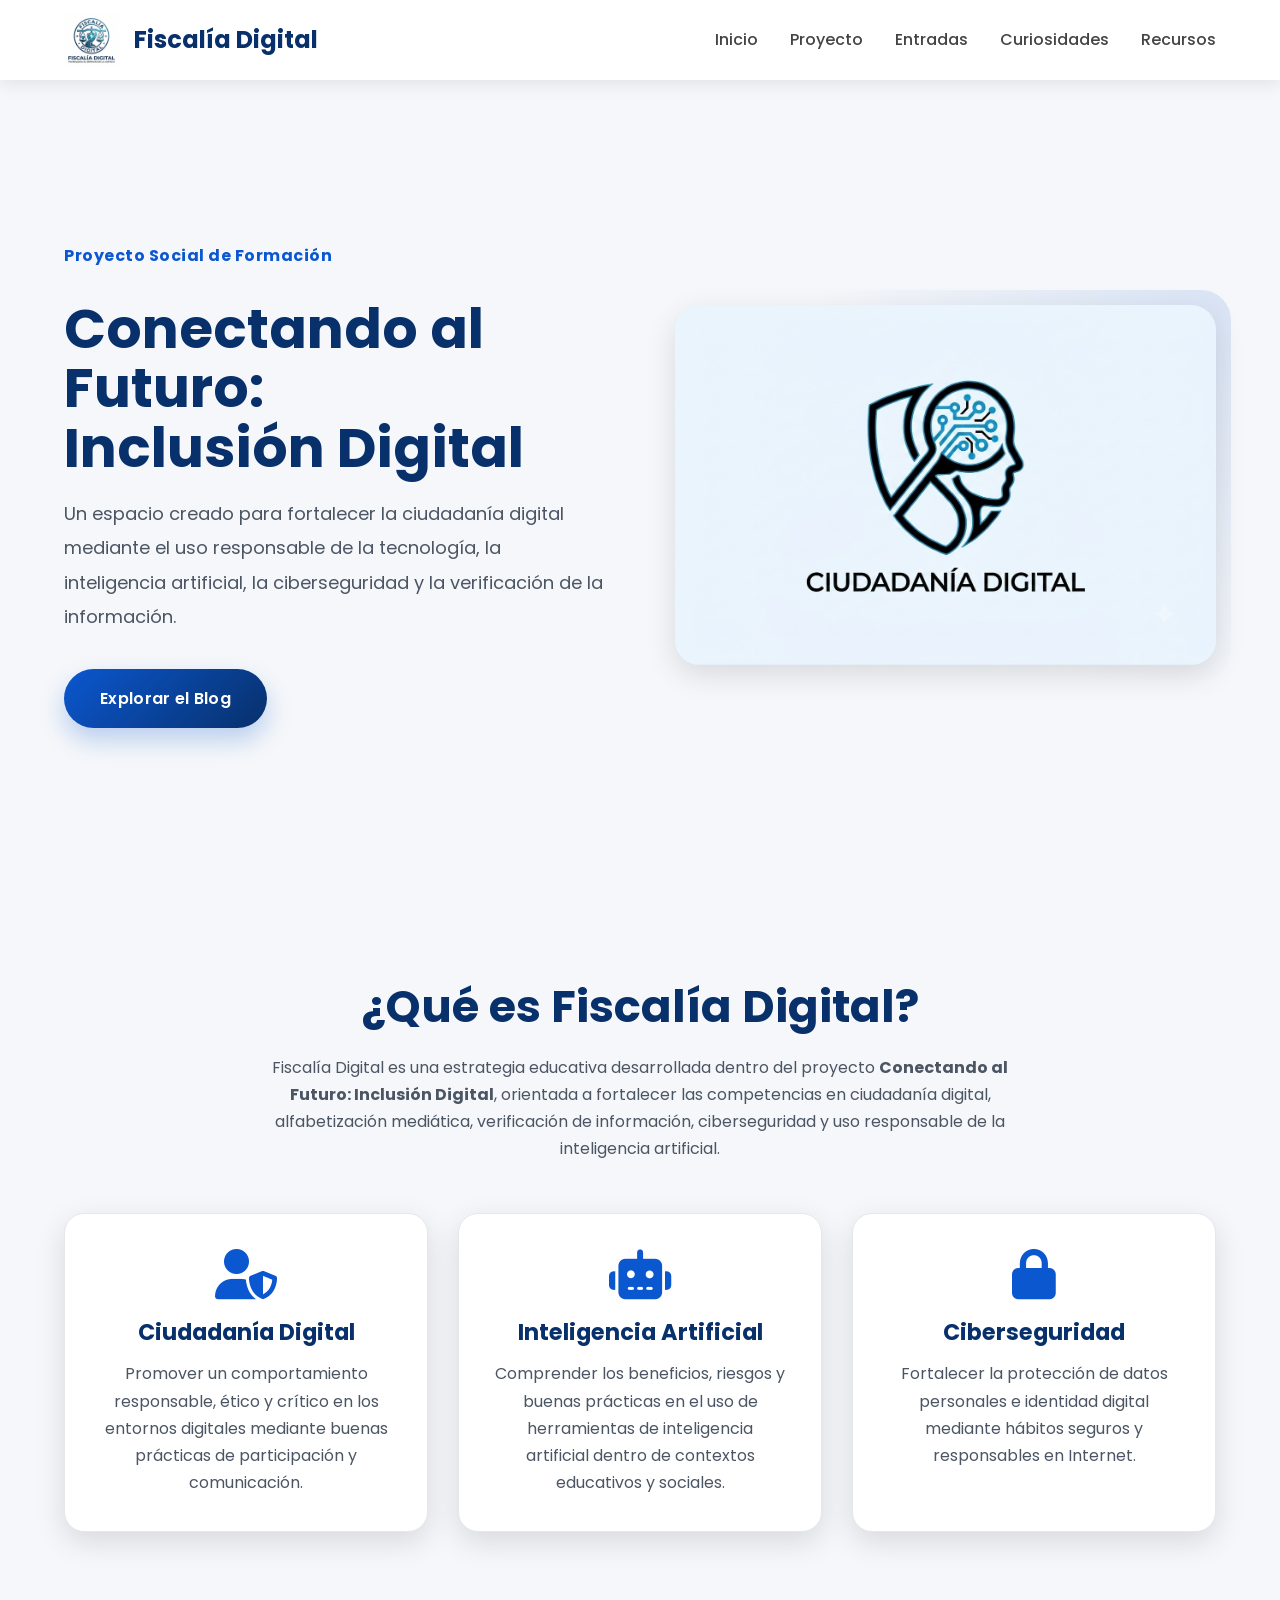
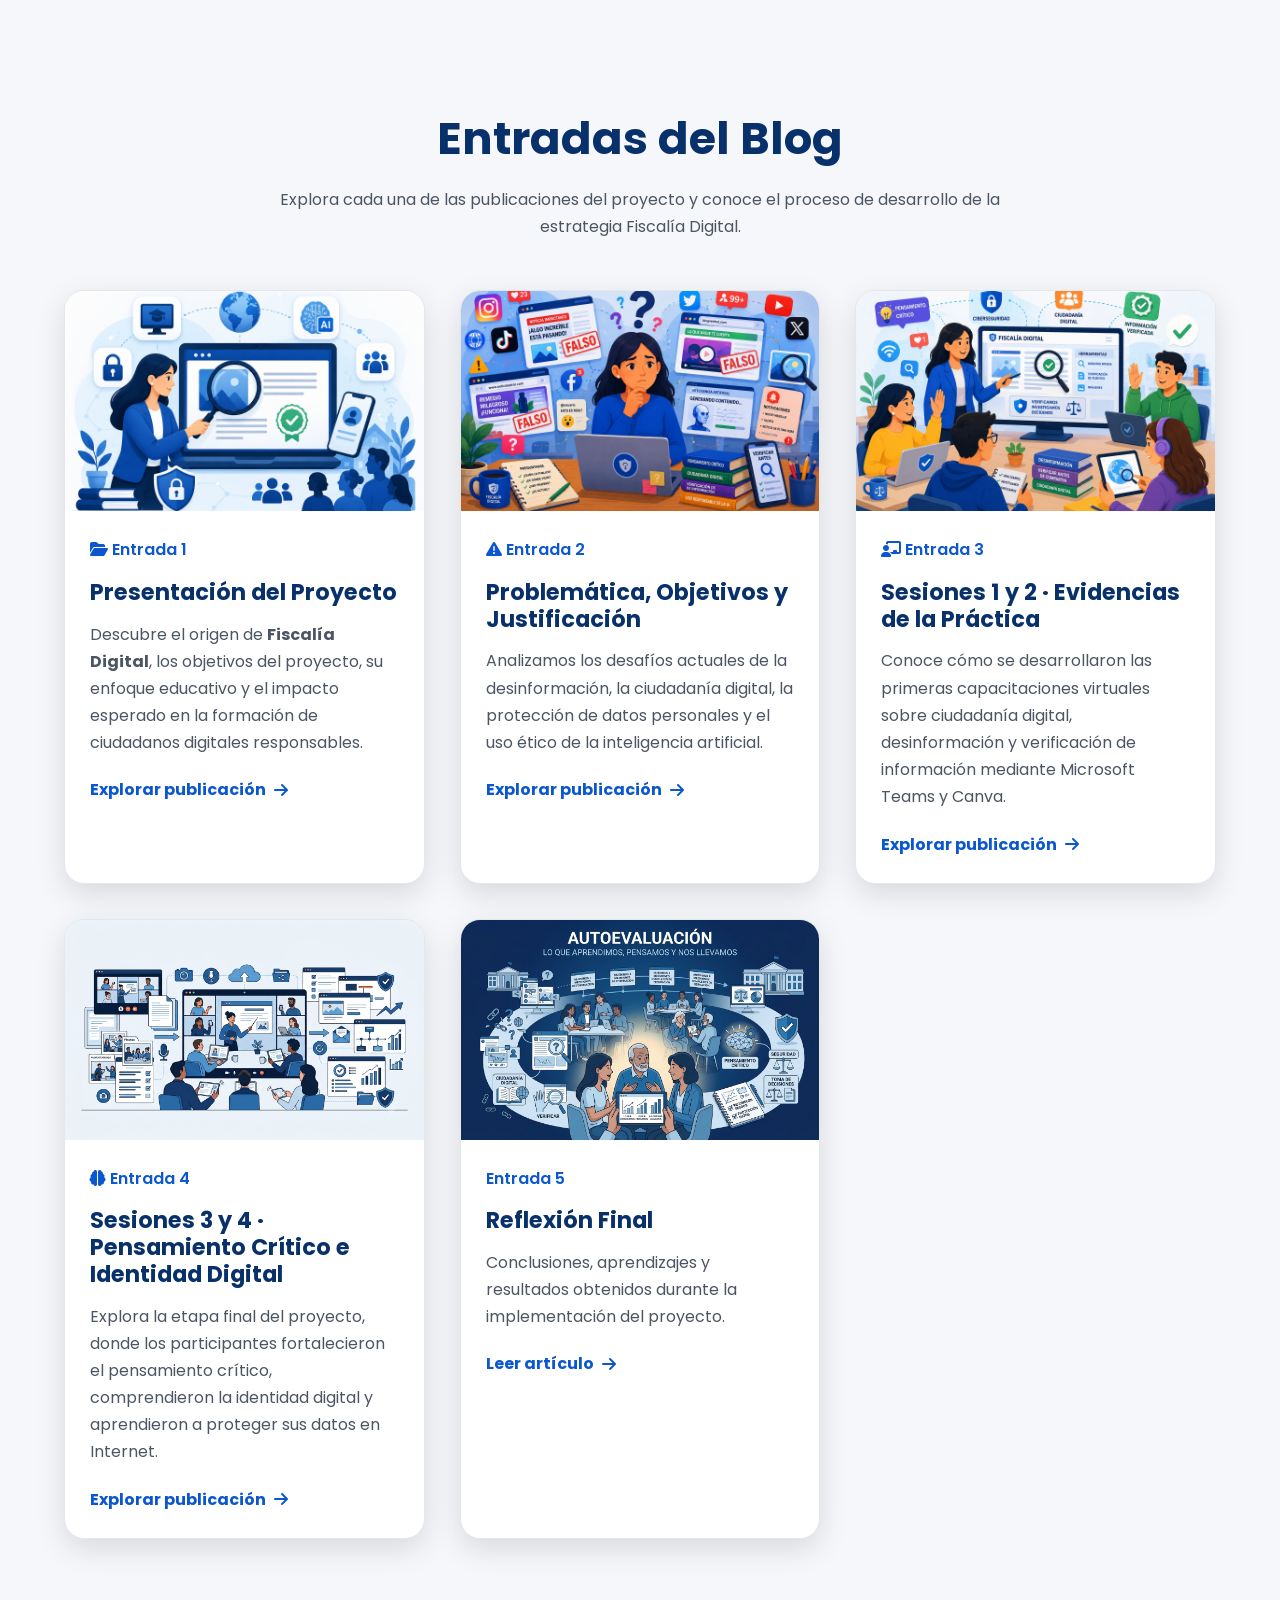
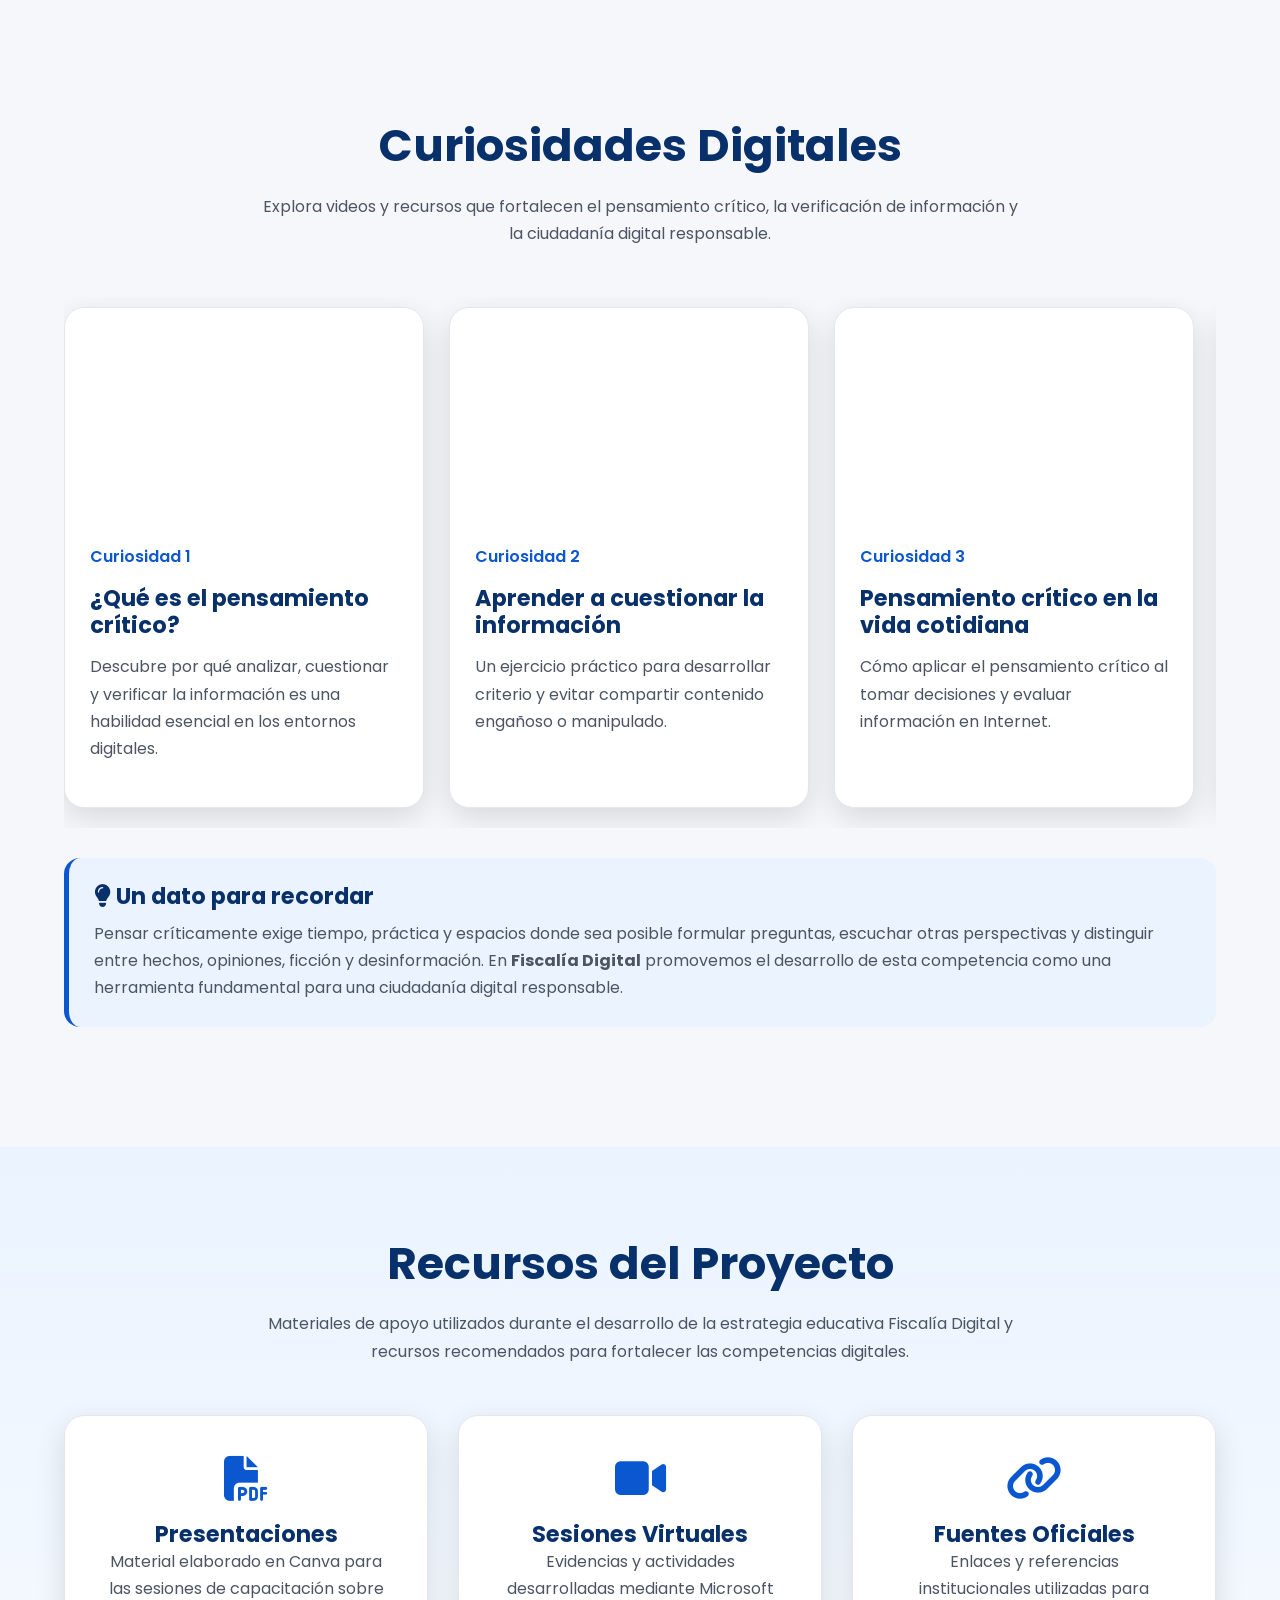
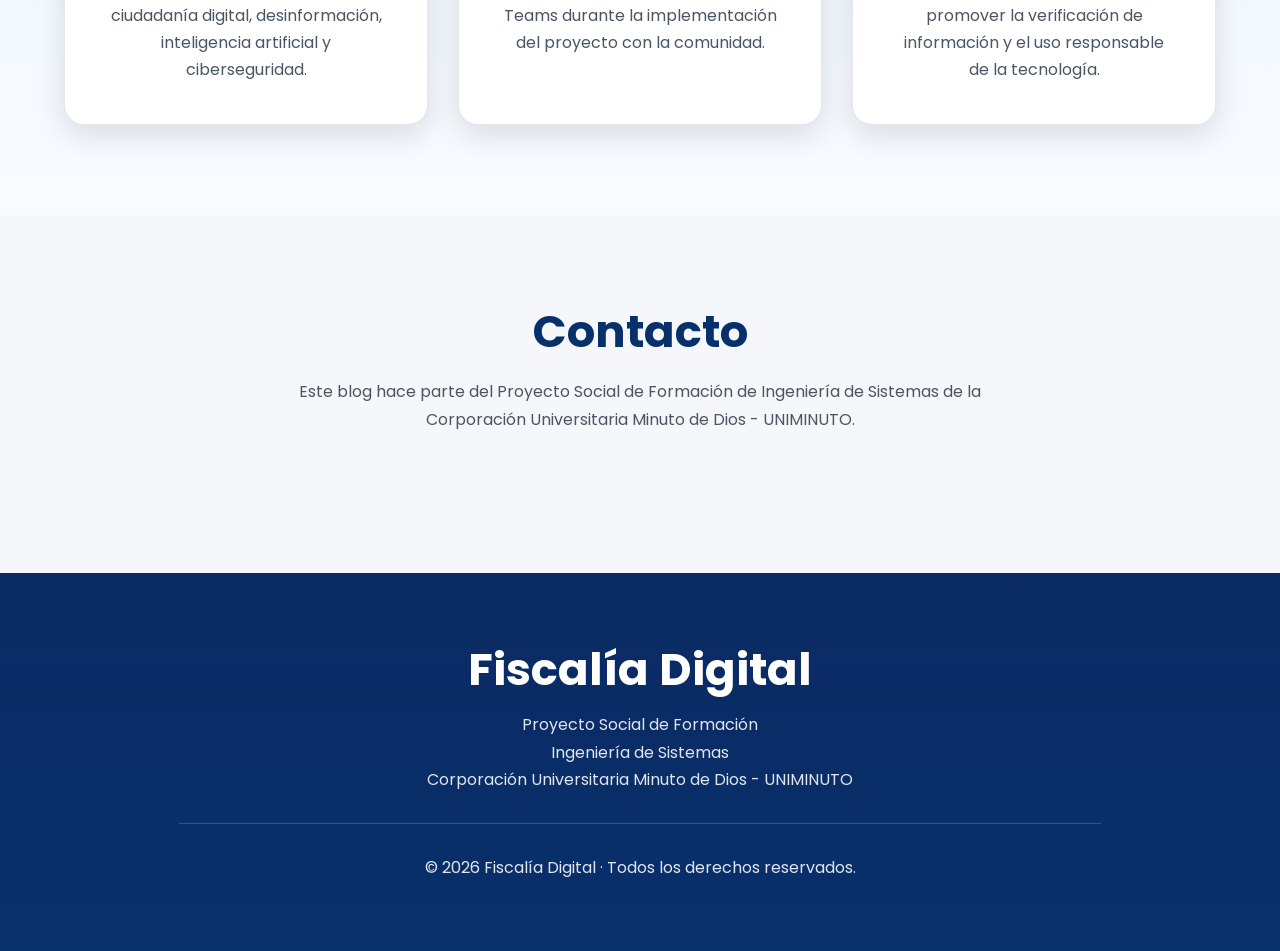
<file: index.html>
<!DOCTYPE html>

<html lang="es">

<head>

<meta charset="UTF-8">
<meta name="viewport" content="width=device-width, initial-scale=1.0">

<title>Fiscalía Digital | Conectando al Futuro</title>

<meta name="description"
    content="Blog educativo sobre ciudadanía digital, inteligencia artificial, ciberseguridad y verificación de información.">

<link rel="icon" href="img/favicon.png">

<!-- Google Fonts -->
<link rel="preconnect" href="https://fonts.googleapis.com">
<link rel="preconnect" href="https://fonts.gstatic.com" crossorigin>

<link href="https://fonts.googleapis.com/css2?family=Poppins:wght@300;400;500;600;700;800&display=swap"
    rel="stylesheet">

<!-- Font Awesome -->
<link rel="stylesheet"
    href="https://cdnjs.cloudflare.com/ajax/libs/font-awesome/6.7.2/css/all.min.css">

<!-- CSS -->
<link rel="stylesheet" href="css/estilos.css">

</head>

<body>
<!-- ================= HEADER ================= -->

<header>

    <nav class="navbar">

        <div class="logo">

            <img src="img/logo.png" alt="Fiscalía Digital">

            <h2>Fiscalía Digital</h2>

        </div>

        <ul class="menu">
    <li><a href="#">Inicio</a></li>
    <li><a href="#proyecto">Proyecto</a></li>
    <li><a href="#entradas">Entradas</a></li>
    <li><a href="#curiosidades">Curiosidades</a></li>
    <li><a href="#recursos">Recursos</a></li>
        </ul>    

        <div class="menu-responsive">

            <i class="fa-solid fa-bars"></i>

        </div>

    </nav>

</header>



<!-- ================= HERO ================= -->

<section class="hero">

    <div class="hero-texto">

        <span>Proyecto Social de Formación</span>

        <h1>
            Conectando al Futuro:
            <br>
            Inclusión Digital
        </h1>

        <p>

            Un espacio creado para fortalecer la ciudadanía digital mediante
            el uso responsable de la tecnología, la inteligencia artificial,
            la ciberseguridad y la verificación de la información.

        </p>

        <a href="#entradas" class="btn-principal">

            Explorar el Blog

        </a>

    </div>

    <div class="hero-imagen">

        <img src="img/hero.jpg" alt="Ciudadanía Digital">

    </div>

</section>

<!-- ================= PROYECTO ================= -->

<section class="proyecto" id="proyecto">

    <div class="contenedor">

        <h2>¿Qué es Fiscalía Digital?</h2>

        <p class="subtitulo">

            Fiscalía Digital es una estrategia educativa desarrollada dentro del
            proyecto <strong>Conectando al Futuro: Inclusión Digital</strong>,
            orientada a fortalecer las competencias en ciudadanía digital,
            alfabetización mediática, verificación de información,
            ciberseguridad y uso responsable de la inteligencia artificial.

        </p>

        <div class="objetivos">

            <div class="objetivo">

                <i class="fa-solid fa-user-shield"></i>

                <h3>Ciudadanía Digital</h3>

                <p>

                    Promover un comportamiento responsable, ético y crítico
                    en los entornos digitales mediante buenas prácticas
                    de participación y comunicación.

                </p>

            </div>

            <div class="objetivo">

                <i class="fa-solid fa-robot"></i>

                <h3>Inteligencia Artificial</h3>

                <p>

                    Comprender los beneficios, riesgos y buenas prácticas
                    en el uso de herramientas de inteligencia artificial
                    dentro de contextos educativos y sociales.

                </p>

            </div>

            <div class="objetivo">

                <i class="fa-solid fa-lock"></i>

                <h3>Ciberseguridad</h3>

                <p>

                    Fortalecer la protección de datos personales e identidad
                    digital mediante hábitos seguros y responsables en Internet.

                </p>

            </div>

        </div>

    </div>

</section>


<!-- ================= ENTRADAS ================= -->

<section class="entradas" id="entradas">

    <div class="contenedor">

        <h2>Entradas del Blog</h2>

        <p class="subtitulo">

            Explora cada una de las publicaciones del proyecto y conoce
            el proceso de desarrollo de la estrategia Fiscalía Digital.

        </p>

        <div class="grid-blog">

            <!-- ================= ENTRADA 1 ================= -->

    <!-- ================= ENTRADA 1 ================= -->

    <article class="card">

        <img src="img/entrada1.jpg" alt="Presentación del Proyecto">

        <div class="contenido">

            <span><i class="fa-solid fa-folder-open"></i> Entrada 1</span>

            <h3>Presentación del Proyecto</h3>

            <p>

                Descubre el origen de <strong>Fiscalía Digital</strong>, los
                objetivos del proyecto, su enfoque educativo y el impacto
                esperado en la formación de ciudadanos digitales responsables.

            </p>

            <a href="entradas/entrada1.html">

                Explorar publicación
                <i class="fa-solid fa-arrow-right"></i>

            </a>

        </div>

    </article>

    <!-- ================= ENTRADA 2 ================= -->

    <article class="card">

        <img src="img/entrada2.jpg" alt="Problemática y Objetivos del Proyecto">

        <div class="contenido">

            <span><i class="fa-solid fa-triangle-exclamation"></i> Entrada 2</span>

            <h3>Problemática, Objetivos y Justificación</h3>

            <p>

                Analizamos los desafíos actuales de la desinformación, la
                ciudadanía digital, la protección de datos personales y el
                uso ético de la inteligencia artificial.

            </p>

            <a href="entradas/entrada2.html">

                Explorar publicación
                <i class="fa-solid fa-arrow-right"></i>

            </a>

        </div>

    </article>

    <!-- ================= ENTRADA 3 ================= -->

    <article class="card">

        <img src="img/entrada3.jpg" alt="Sesiones 1 y 2 del Proyecto">

        <div class="contenido">

            <span><i class="fa-solid fa-chalkboard-user"></i> Entrada 3</span>

            <h3>Sesiones 1 y 2 · Evidencias de la Práctica</h3>

            <p>

                Conoce cómo se desarrollaron las primeras capacitaciones
                virtuales sobre ciudadanía digital, desinformación y
                verificación de información mediante Microsoft Teams y Canva.

            </p>

            <a href="entradas/entrada3.html">

                Explorar publicación
                <i class="fa-solid fa-arrow-right"></i>

            </a>

        </div>

    </article>

    <!-- ================= ENTRADA 4 ================= -->

    <article class="card">

        <img src="img/entrada4p.png" alt="Sesiones 3 y 4 del Proyecto">

        <div class="contenido">

            <span><i class="fa-solid fa-brain"></i> Entrada 4</span>

            <h3>Sesiones 3 y 4 · Pensamiento Crítico e Identidad Digital</h3>

            <p>

                Explora la etapa final del proyecto, donde los participantes
                fortalecieron el pensamiento crítico, comprendieron la
                identidad digital y aprendieron a proteger sus datos en
                Internet.

            </p>

            <a href="entradas/entrada4.html">

                Explorar publicación
                <i class="fa-solid fa-arrow-right"></i>

            </a>

        </div>

    </article>



          

            <!-- =====================================================
                 ENTRADA 5 (OCULTA TEMPORALMENTE)
            ====================================================== ====================================================== -->

            <article class="card">

                <img src="img/entrada5.jpg" alt="Entrada 5">

                <div class="contenido">

                    <span>Entrada 5</span>

                    <h3>Reflexión Final</h3>

                    <p>

                        Conclusiones, aprendizajes y resultados obtenidos
                        durante la implementación del proyecto.

                    </p>

                    <a href="entradas/entrada5.html">

                        Leer artículo
                        <i class="fa-solid fa-arrow-right"></i>

                    </a>

                </div>

            </article>

           

        </div>

    </div>

</section>

<!-- ================= CURIOSIDADES DIGITALES ================= -->

<section class="curiosidades" id="curiosidades">

<div class="contenedor">

    <h2>Curiosidades Digitales</h2>

    <p class="subtitulo">

        Explora videos y recursos que fortalecen el pensamiento crítico,
        la verificación de información y la ciudadanía digital responsable.

    </p>

    <div class="carrusel-videos">

        <!-- Video 1 -->

        <article class="card video-card">

            <div class="video">

                <iframe src="https://www.youtube.com/embed/WxC4RfTiOsM"
                    title="Pensamiento crítico y ciudadanía digital"
                    allowfullscreen>

                </iframe>

            </div>

            <div class="contenido">

                <span>Curiosidad 1</span>

                <h3>¿Qué es el pensamiento crítico?</h3>

                <p>

                    Descubre por qué analizar, cuestionar y verificar la
                    información es una habilidad esencial en los entornos digitales.

                </p>

            </div>

        </article>

        <!-- Video 2 -->

        <article class="card video-card">

            <div class="video">

                <iframe src="https://www.youtube.com/embed/isjkB51pM74"
                    title="Aprender a cuestionar la información"
                    allowfullscreen>

                </iframe>

            </div>

            <div class="contenido">

                <span>Curiosidad 2</span>

                <h3>Aprender a cuestionar la información</h3>

                <p>

                    Un ejercicio práctico para desarrollar criterio y evitar
                    compartir contenido engañoso o manipulado.

                </p>

            </div>

        </article>

        <!-- Video 3 -->

        <article class="card video-card">

            <div class="video">

                <iframe src="https://www.youtube.com/embed/Wm_OqUVIvp0"
                    title="Pensamiento crítico en la vida cotidiana"
                    allowfullscreen>

                </iframe>

            </div>

            <div class="contenido">

                <span>Curiosidad 3</span>

                <h3>Pensamiento crítico en la vida cotidiana</h3>

                <p>

                    Cómo aplicar el pensamiento crítico al tomar decisiones
                    y evaluar información en Internet.

                </p>

            </div>

        </article>

        <!-- Video 4 -->

        <article class="card video-card">

            <div class="video">

                <iframe src="https://www.youtube.com/embed/RftVwSvKNKg"
                    title="Ciudadanía digital y verificación de información"
                    allowfullscreen>

                </iframe>

            </div>

            <div class="contenido">

                <span>Curiosidad 4</span>

                <h3>Ciudadanía digital responsable</h3>

                <p>

                    Reflexiona sobre el papel que cada persona tiene en la
                    construcción de un entorno digital más seguro y confiable.

                </p>

            </div>

        </article>

    </div>

    <div class="destacado mt-4">

        <h3>

            <i class="fa-solid fa-lightbulb"></i>

            Un dato para recordar

        </h3>

        <p>

            Pensar críticamente exige tiempo, práctica y espacios donde sea posible
            formular preguntas, escuchar otras perspectivas y distinguir entre
            hechos, opiniones, ficción y desinformación. En <strong>Fiscalía Digital</strong>
            promovemos el desarrollo de esta competencia como una herramienta fundamental
            para una ciudadanía digital responsable.

        </p>

    </div>

</div>


</section>



    
<!-- ================= RECURSOS ================= -->

<section class="recursos" id="recursos">


<div class="contenedor">

    <h2>Recursos del Proyecto</h2>

    <p class="subtitulo">

        Materiales de apoyo utilizados durante el desarrollo de la estrategia
        educativa Fiscalía Digital y recursos recomendados para fortalecer
        las competencias digitales.

    </p>

    <div class="recursos-grid">

        <!-- Presentaciones -->

        <a href="recursos/presentaciones.html" class="recurso-link">

            <div>

                <i class="fa-solid fa-file-pdf"></i>

                <h3>Presentaciones</h3>

                <p>

                    Material elaborado en Canva para las sesiones de capacitación
                    sobre ciudadanía digital, desinformación, inteligencia artificial
                    y ciberseguridad.

                </p>

            </div>

        </a>

        <!-- Sesiones Virtuales -->

        <a href="recursos/sesiones.html" class="recurso-link">

            <div>

                <i class="fa-solid fa-video"></i>

                <h3>Sesiones Virtuales</h3>

                <p>

                    Evidencias y actividades desarrolladas mediante Microsoft Teams
                    durante la implementación del proyecto con la comunidad.

                </p>

            </div>

        </a>

        <!-- Fuentes Oficiales -->

        <a href="recursos/fuentes.html" class="recurso-link">

            <div>

                <i class="fa-solid fa-link"></i>

                <h3>Fuentes Oficiales</h3>

                <p>

                    Enlaces y referencias institucionales utilizadas para promover
                    la verificación de información y el uso responsable de la tecnología.

                </p>

            </div>

        </a>

    </div>

</div>


</section>



<!-- ================= CONTACTO ================= -->

<section id="contacto">

    <div class="contenedor">

        <h2>Contacto</h2>

        <p class="subtitulo">

            Este blog hace parte del Proyecto Social de Formación de Ingeniería
            de Sistemas de la Corporación Universitaria Minuto de Dios - UNIMINUTO.

        </p>

  

    </div>

</section>



<!-- ================= FOOTER ================= -->

<footer>

    <div class="contenedor-footer">

        <h2>Fiscalía Digital</h2>

        <p>

            Proyecto Social de Formación

            <br>

            Ingeniería de Sistemas

            <br>

            Corporación Universitaria Minuto de Dios - UNIMINUTO

        </p>

    

        <hr>

        <p>

            © 2026 Fiscalía Digital · Todos los derechos reservados.

        </p>

    </div>

</footer>



<!-- ================= JAVASCRIPT ================= -->

<script src="js/script.js"></script>


</body>

</html>
</file>
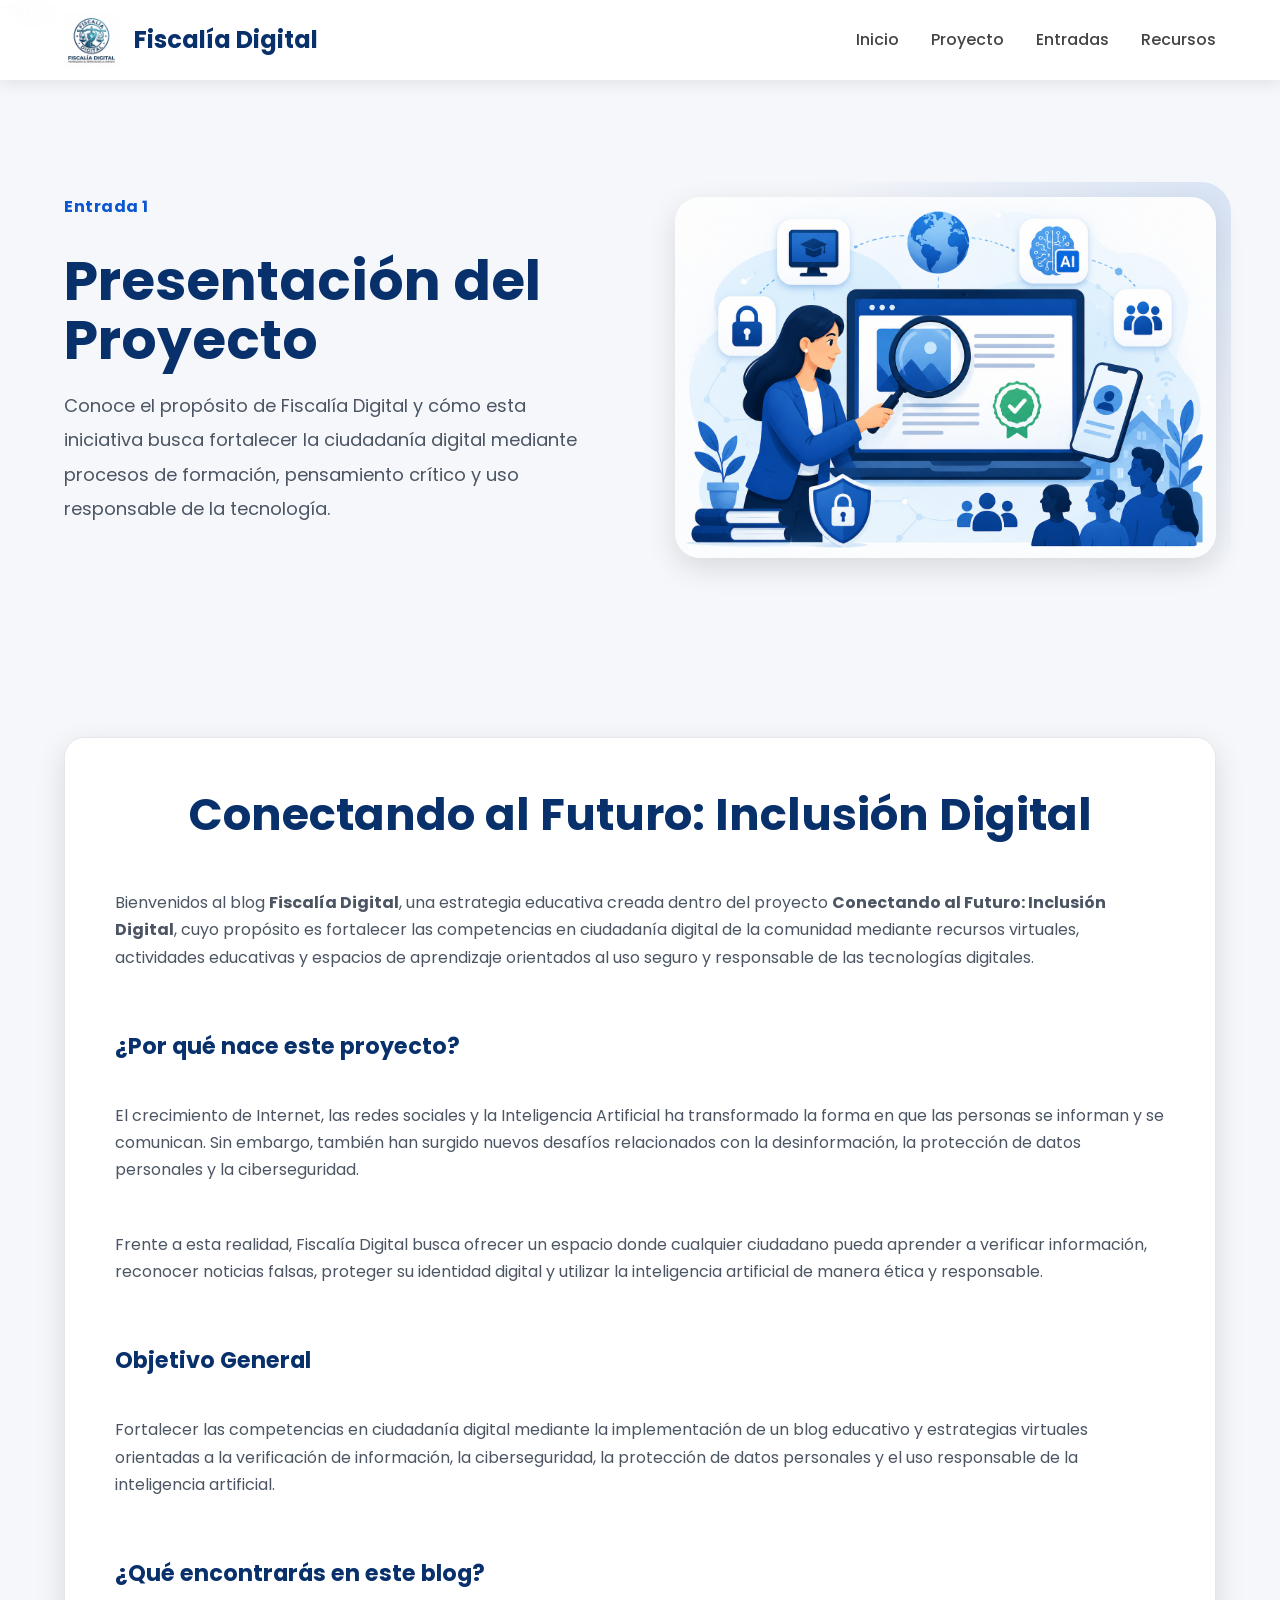
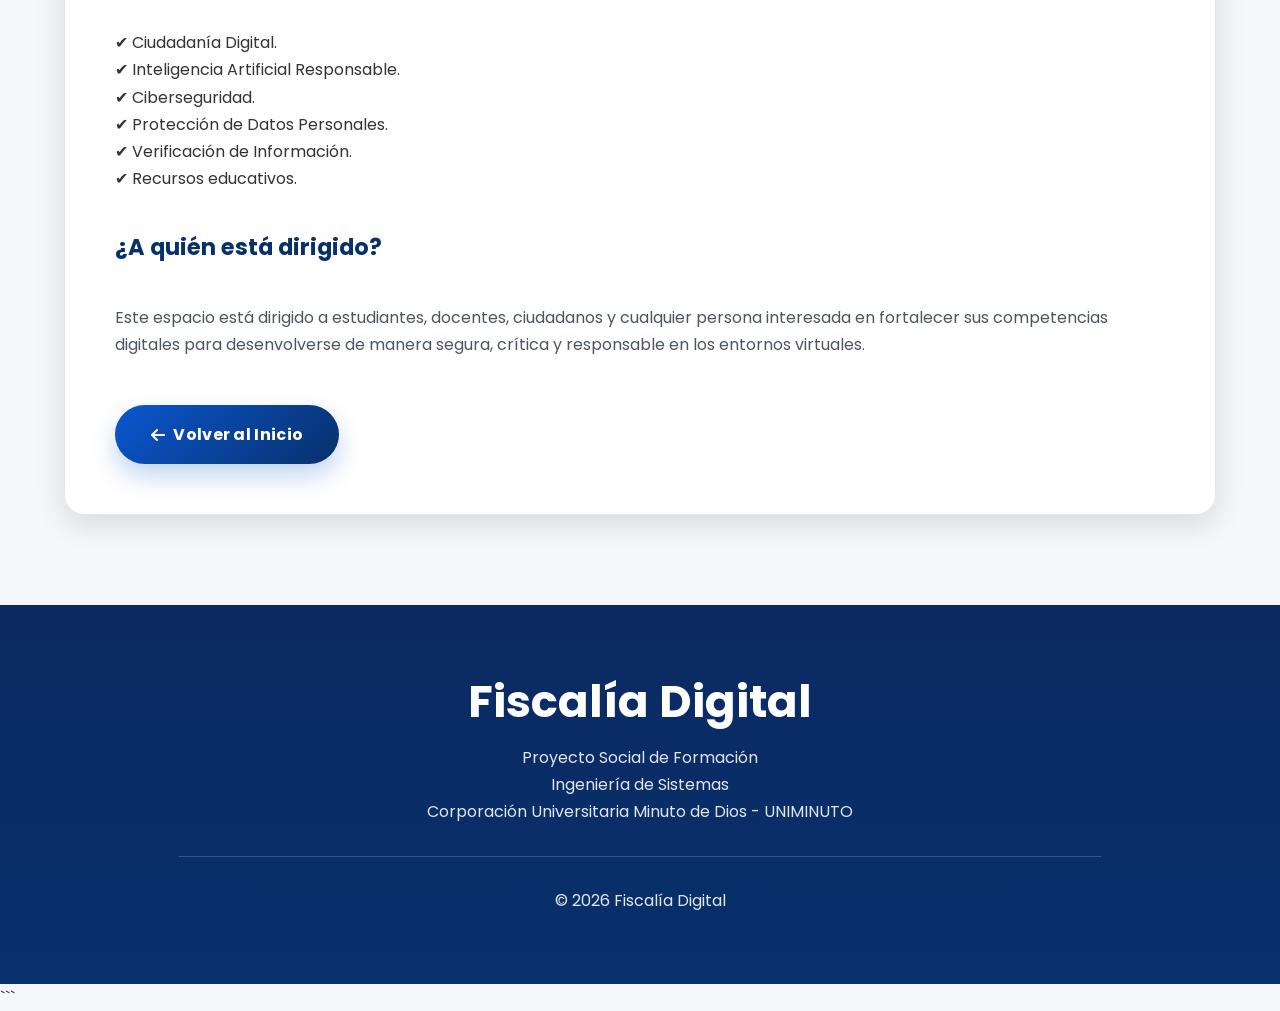
<file: entrada1.html>
```html
<!DOCTYPE html>
<html lang="es">

<head>

    <meta charset="UTF-8">
    <meta name="viewport" content="width=device-width, initial-scale=1.0">

    <title>Entrada 1 | Presentación del Proyecto</title>

    <link rel="icon" href="../img/favicon.png">

    <!-- Google Fonts -->
    <link rel="preconnect" href="https://fonts.googleapis.com">
    <link rel="preconnect" href="https://fonts.gstatic.com" crossorigin>

    <link href="https://fonts.googleapis.com/css2?family=Poppins:wght@300;400;500;600;700&display=swap"
        rel="stylesheet">

    <!-- Font Awesome -->
    <link rel="stylesheet"
        href="https://cdnjs.cloudflare.com/ajax/libs/font-awesome/6.7.2/css/all.min.css">

    <link rel="stylesheet" href="../css/estilos.css">

</head>

<body>

    <!-- ================= NAVBAR ================= -->

    <header>

        <nav class="navbar">

            <div class="logo">

                <img src="../img/logo.png" alt="Fiscalía Digital">

                <h2>Fiscalía Digital</h2>

            </div>

            <ul class="menu">

                <li><a href="../index.html">Inicio</a></li>

                <li><a href="../index.html#proyecto">Proyecto</a></li>

                <li><a href="../index.html#entradas">Entradas</a></li>

                <li><a href="../index.html#recursos">Recursos</a></li>

            </ul>

        </nav>

    </header>

    <!-- ================= CABECERA ================= -->

    <section class="hero" style="min-height:60vh;">

        <div class="hero-texto">

            <span>Entrada 1</span>

            <h1>Presentación del Proyecto</h1>

            <p>

                Conoce el propósito de Fiscalía Digital y cómo esta iniciativa
                busca fortalecer la ciudadanía digital mediante procesos de
                formación, pensamiento crítico y uso responsable de la tecnología.

            </p>

        </div>

        <div class="hero-imagen">

            <img src="../img/entrada1.jpg" alt="Presentación">

        </div>

    </section>

    <!-- ================= ARTÍCULO ================= -->

    <section>

        <div class="contenedor">

            <article class="card" style="padding:50px;">

                <h2>Conectando al Futuro: Inclusión Digital</h2>

                <br>

                <p>

                    Bienvenidos al blog <strong>Fiscalía Digital</strong>, una
                    estrategia educativa creada dentro del proyecto
                    <strong>Conectando al Futuro: Inclusión Digital</strong>,
                    cuyo propósito es fortalecer las competencias en ciudadanía
                    digital de la comunidad mediante recursos virtuales,
                    actividades educativas y espacios de aprendizaje orientados
                    al uso seguro y responsable de las tecnologías digitales.
                   

                </p>

                <br>

                <h3>¿Por qué nace este proyecto?</h3>

                <br>

                <p>

                    El crecimiento de Internet, las redes sociales y la
                    Inteligencia Artificial ha transformado la forma en que las
                    personas se informan y se comunican. Sin embargo, también
                    han surgido nuevos desafíos relacionados con la
                    desinformación, la protección de datos personales y la
                    ciberseguridad.

                </p>

                <br>

                <p>

                    Frente a esta realidad, Fiscalía Digital busca ofrecer un
                    espacio donde cualquier ciudadano pueda aprender a verificar
                    información, reconocer noticias falsas, proteger su
                    identidad digital y utilizar la inteligencia artificial de
                    manera ética y responsable.

                </p>

                <br>

                <h3>Objetivo General</h3>

                <br>

                <p>

                    Fortalecer las competencias en ciudadanía digital mediante
                    la implementación de un blog educativo y estrategias
                    virtuales orientadas a la verificación de información, la
                    ciberseguridad, la protección de datos personales y el uso
                    responsable de la inteligencia artificial.

                </p>

                <br>

                <h3>¿Qué encontrarás en este blog?</h3>

                <br>

                <ul>

                    <li>✔ Ciudadanía Digital.</li>

                    <li>✔ Inteligencia Artificial Responsable.</li>

                    <li>✔ Ciberseguridad.</li>

                    <li>✔ Protección de Datos Personales.</li>

                    <li>✔ Verificación de Información.</li>

                    <li>✔ Recursos educativos.</li>

                </ul>

                <br>

                <h3>¿A quién está dirigido?</h3>

                <br>

                <p>

                    Este espacio está dirigido a estudiantes, docentes,
                    ciudadanos y cualquier persona interesada en fortalecer sus
                    competencias digitales para desenvolverse de manera segura,
                    crítica y responsable en los entornos virtuales.

                </p>

                <br>

                <a href="../index.html" class="btn-principal">

                    <i class="fa-solid fa-arrow-left"></i>

                    Volver al Inicio

                </a>

            </article>

        </div>

    </section>

    <!-- ================= FOOTER ================= -->

    <footer>

        <div class="contenedor-footer">

            <h2>Fiscalía Digital</h2>

            <p>

                Proyecto Social de Formación

                <br>

                Ingeniería de Sistemas

                <br>

                Corporación Universitaria Minuto de Dios - UNIMINUTO

            </p>

            <hr>

            <p>

                © 2026 Fiscalía Digital

            </p>

        </div>

    </footer>

    <script src="../js/script.js"></script>

</body>

</html>
```
</file>
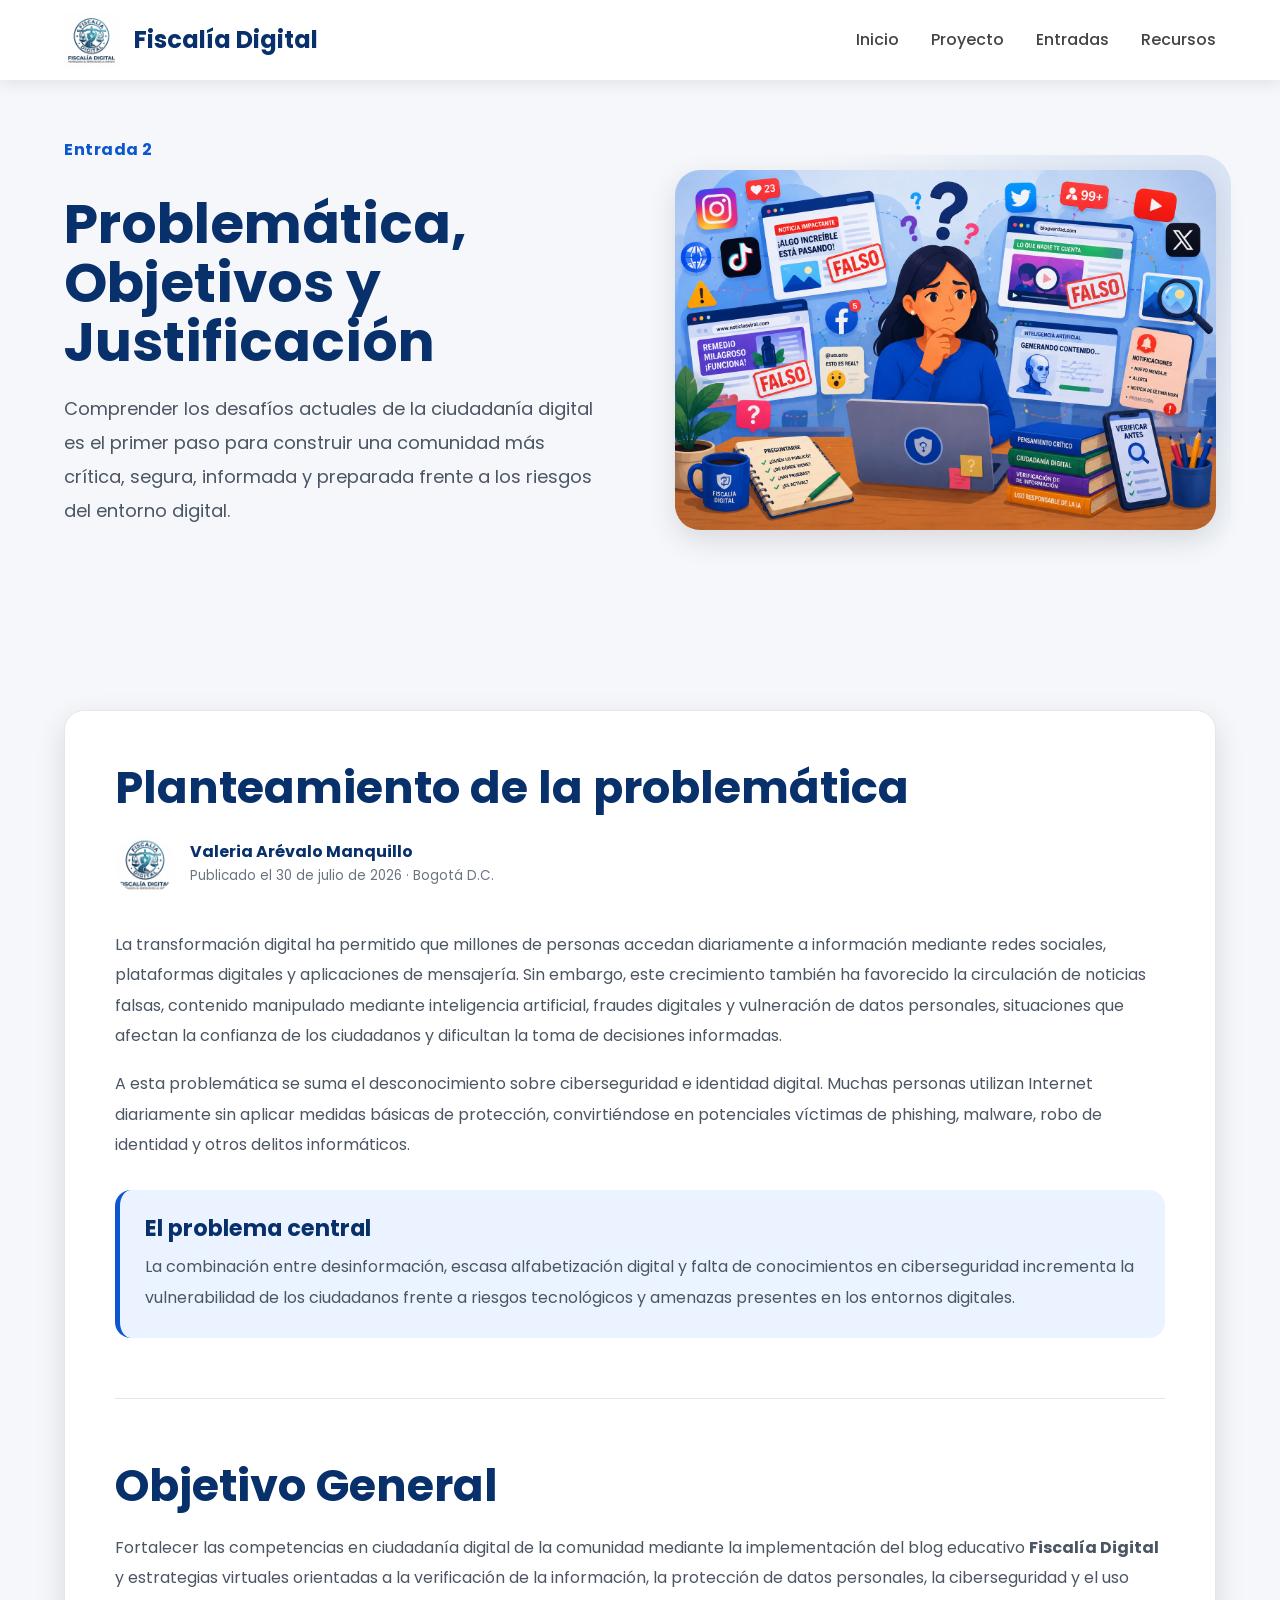
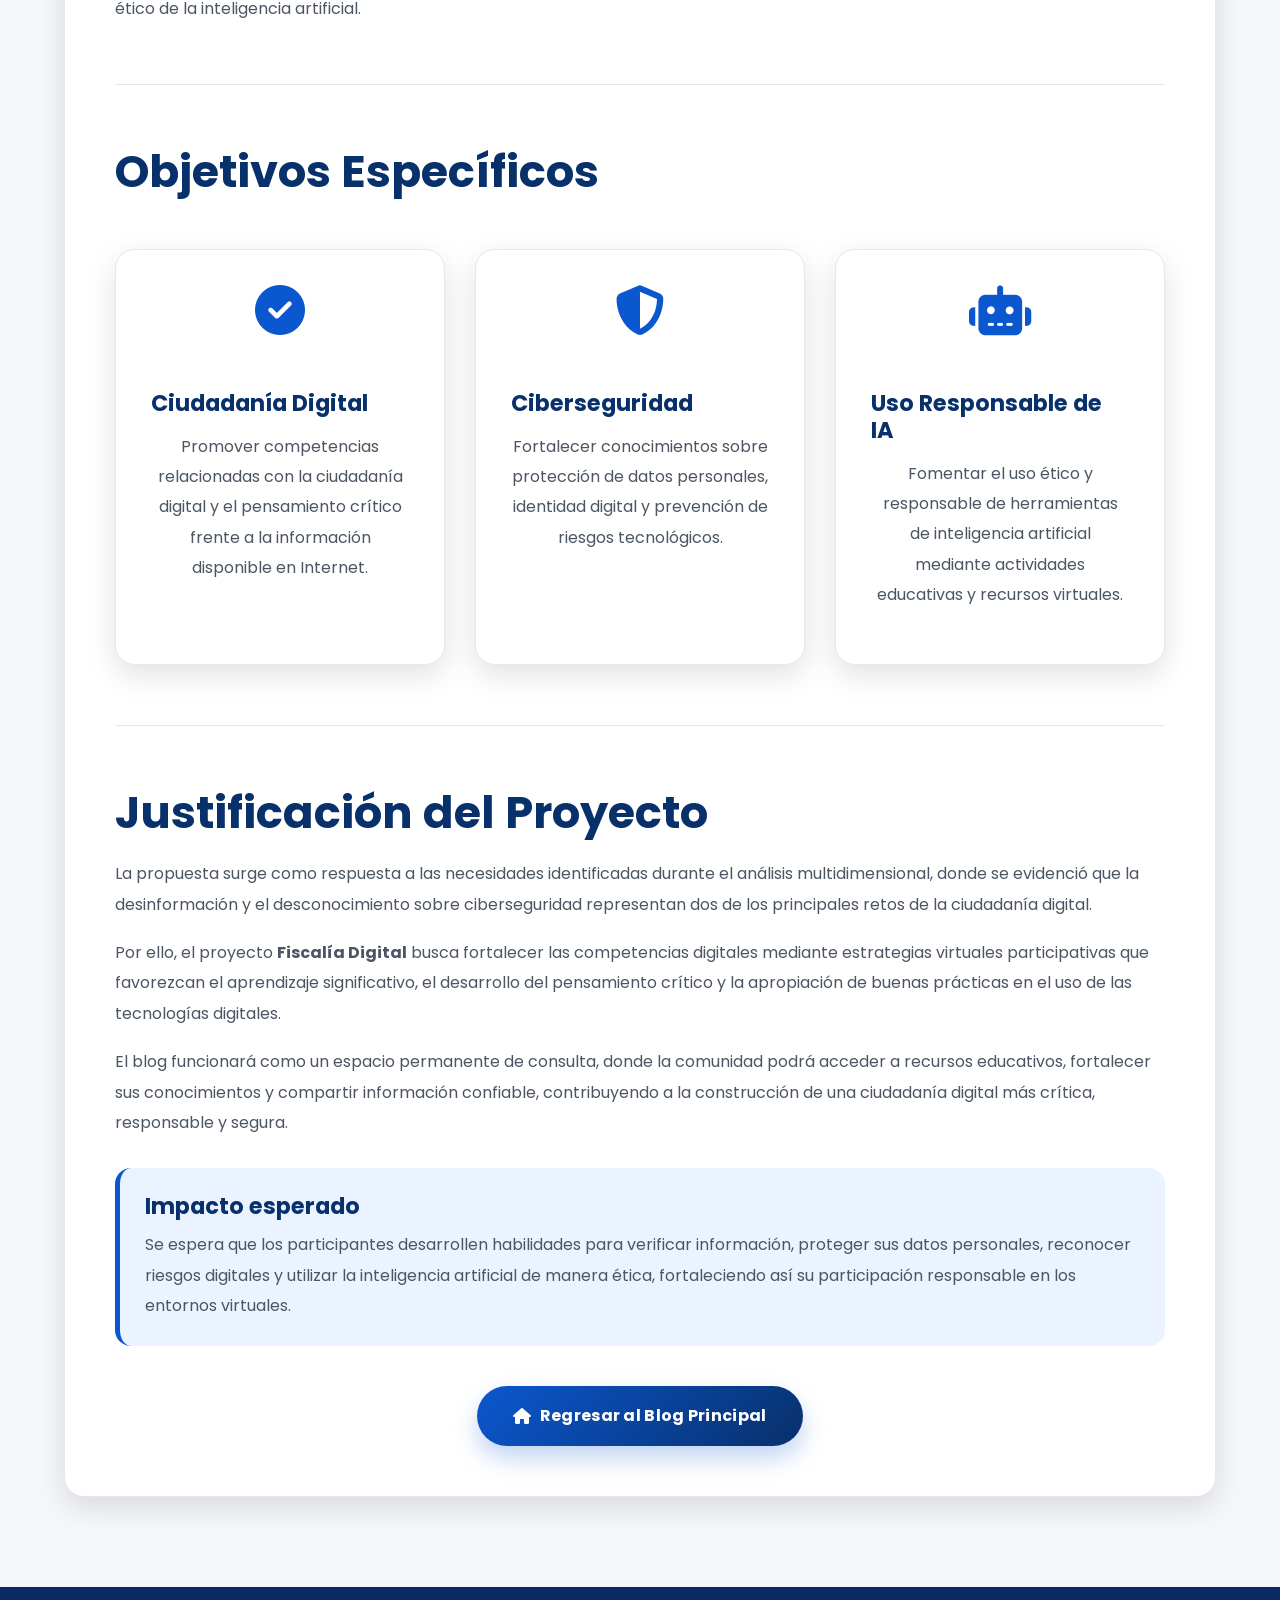
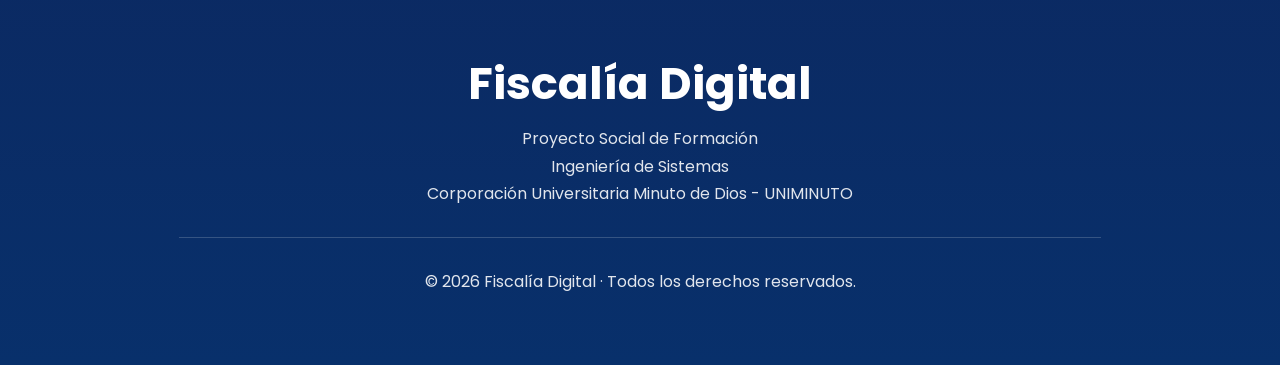
<file: entradas/entrada2.html>
<!DOCTYPE html>

<html lang="es">

<head>


<meta charset="UTF-8">
<meta name="viewport" content="width=device-width, initial-scale=1.0">

<title>Entrada 2 | Problemática, Objetivos y Justificación</title>

<meta name="description"
    content="Análisis de la problemática, los objetivos y la justificación del proyecto Fiscalía Digital dentro de la estrategia Conectando al Futuro: Inclusión Digital.">

<link rel="icon" href="../img/favicon.png">

<!-- Google Fonts -->
<link rel="preconnect" href="https://fonts.googleapis.com">
<link rel="preconnect" href="https://fonts.gstatic.com" crossorigin>

<link href="https://fonts.googleapis.com/css2?family=Poppins:wght@300;400;500;600;700&display=swap"
    rel="stylesheet">

<!-- Font Awesome -->
<link rel="stylesheet"
    href="https://cdnjs.cloudflare.com/ajax/libs/font-awesome/6.7.2/css/all.min.css">

<!-- CSS -->
<link rel="stylesheet" href="../css/estilos.css">


</head>

<body>


<!-- ================= HEADER ================= -->

<header>

    <nav class="navbar">

        <div class="logo">

            <img src="../img/logo.png" alt="Fiscalía Digital">

            <h2>Fiscalía Digital</h2>

        </div>

        <ul class="menu">

            <li><a href="../index.html">Inicio</a></li>

            <li><a href="../index.html#proyecto">Proyecto</a></li>

            <li><a href="../index.html#entradas">Entradas</a></li>

            <li><a href="../index.html#recursos">Recursos</a></li>

        </ul>

        <div class="menu-responsive">

            <i class="fa-solid fa-bars"></i>

        </div>

    </nav>

</header>

<!-- ================= HERO ================= -->

<section class="hero hero-articulo">

    <div class="hero-texto">

        <span>Entrada 2</span>

        <h1>Problemática, Objetivos y Justificación</h1>

        <p>

            Comprender los desafíos actuales de la ciudadanía digital es el
            primer paso para construir una comunidad más crítica, segura,
            informada y preparada frente a los riesgos del entorno digital.

        </p>

    </div>

    <div class="hero-imagen">

        <img src="../img/entrada2.jpg" alt="Problemática de la ciudadanía digital">

    </div>

</section>

<!-- ================= ARTÍCULO ================= -->

<section>

    <div class="contenedor">

        <article class="card articulo">

            <h2>Planteamiento de la problemática</h2>

            <div class="autor">

                <img src="../img/logo.png" alt="Autor">

                <div>

                    <h4>Valeria Arévalo Manquillo</h4>

                    <small>Publicado el 30 de julio de 2026 · Bogotá D.C.</small>

                </div>

            </div>

            <p>

                La transformación digital ha permitido que millones de personas accedan
                diariamente a información mediante redes sociales, plataformas digitales
                y aplicaciones de mensajería. Sin embargo, este crecimiento también ha
                favorecido la circulación de noticias falsas, contenido manipulado mediante
                inteligencia artificial, fraudes digitales y vulneración de datos personales,
                situaciones que afectan la confianza de los ciudadanos y dificultan la toma
                de decisiones informadas.

            </p>

            <p>

                A esta problemática se suma el desconocimiento sobre ciberseguridad e identidad
                digital. Muchas personas utilizan Internet diariamente sin aplicar medidas básicas
                de protección, convirtiéndose en potenciales víctimas de phishing, malware, robo
                de identidad y otros delitos informáticos.

            </p>

            <div class="destacado">

                <h3>El problema central</h3>

                <p>

                    La combinación entre desinformación, escasa alfabetización digital y falta
                    de conocimientos en ciberseguridad incrementa la vulnerabilidad de los ciudadanos
                    frente a riesgos tecnológicos y amenazas presentes en los entornos digitales.

                </p>

            </div>

            <div class="divisor"></div>

            <h2>Objetivo General</h2>

            <p>

                Fortalecer las competencias en ciudadanía digital de la comunidad mediante la
                implementación del blog educativo <strong>Fiscalía Digital</strong> y estrategias
                virtuales orientadas a la verificación de la información, la protección de datos
                personales, la ciberseguridad y el uso ético de la inteligencia artificial.

            </p>

            <div class="divisor"></div>

            <h2>Objetivos Específicos</h2>

            <div class="objetivos">

                <div class="objetivo">

                    <i class="fa-solid fa-circle-check"></i>

                    <h3>Ciudadanía Digital</h3>

                    <p>

                        Promover competencias relacionadas con la ciudadanía digital y el pensamiento
                        crítico frente a la información disponible en Internet.

                    </p>

                </div>

                <div class="objetivo">

                    <i class="fa-solid fa-shield-halved"></i>

                    <h3>Ciberseguridad</h3>

                    <p>

                        Fortalecer conocimientos sobre protección de datos personales, identidad
                        digital y prevención de riesgos tecnológicos.

                    </p>

                </div>

                <div class="objetivo">

                    <i class="fa-solid fa-robot"></i>

                    <h3>Uso Responsable de IA</h3>

                    <p>

                        Fomentar el uso ético y responsable de herramientas de inteligencia artificial
                        mediante actividades educativas y recursos virtuales.

                    </p>

                </div>

            </div>

            <div class="divisor"></div>

            <h2>Justificación del Proyecto</h2>

            <p>

                La propuesta surge como respuesta a las necesidades identificadas durante el análisis
                multidimensional, donde se evidenció que la desinformación y el desconocimiento sobre
                ciberseguridad representan dos de los principales retos de la ciudadanía digital.

            </p>

            <p>

                Por ello, el proyecto <strong>Fiscalía Digital</strong> busca fortalecer las competencias
                digitales mediante estrategias virtuales participativas que favorezcan el aprendizaje
                significativo, el desarrollo del pensamiento crítico y la apropiación de buenas prácticas
                en el uso de las tecnologías digitales.

            </p>

            <p>

                El blog funcionará como un espacio permanente de consulta, donde la comunidad podrá acceder
                a recursos educativos, fortalecer sus conocimientos y compartir información confiable,
                contribuyendo a la construcción de una ciudadanía digital más crítica, responsable y segura.

            </p>

            <div class="destacado">

                <h3>Impacto esperado</h3>

                <p>

                    Se espera que los participantes desarrollen habilidades para verificar información,
                    proteger sus datos personales, reconocer riesgos digitales y utilizar la inteligencia
                    artificial de manera ética, fortaleciendo así su participación responsable en los
                    entornos virtuales.

                </p>

            </div>

            <div class="texto-centro mt-4">

                <a href="../index.html" class="btn-principal">

                    <i class="fa-solid fa-house"></i>

                    Regresar al Blog Principal

                </a>

            </div>

        </article>

    </div>

</section>

<!-- ================= FOOTER ================= -->

<footer>

    <div class="contenedor-footer">

        <h2>Fiscalía Digital</h2>

        <p>

            Proyecto Social de Formación

            <br>

            Ingeniería de Sistemas

            <br>

            Corporación Universitaria Minuto de Dios - UNIMINUTO

        </p>

        <hr>

        <p>

            © 2026 Fiscalía Digital · Todos los derechos reservados.

        </p>

    </div>

</footer>

<!-- JavaScript -->

<script src="../js/script.js"></script>


</body>

</html>
</file>
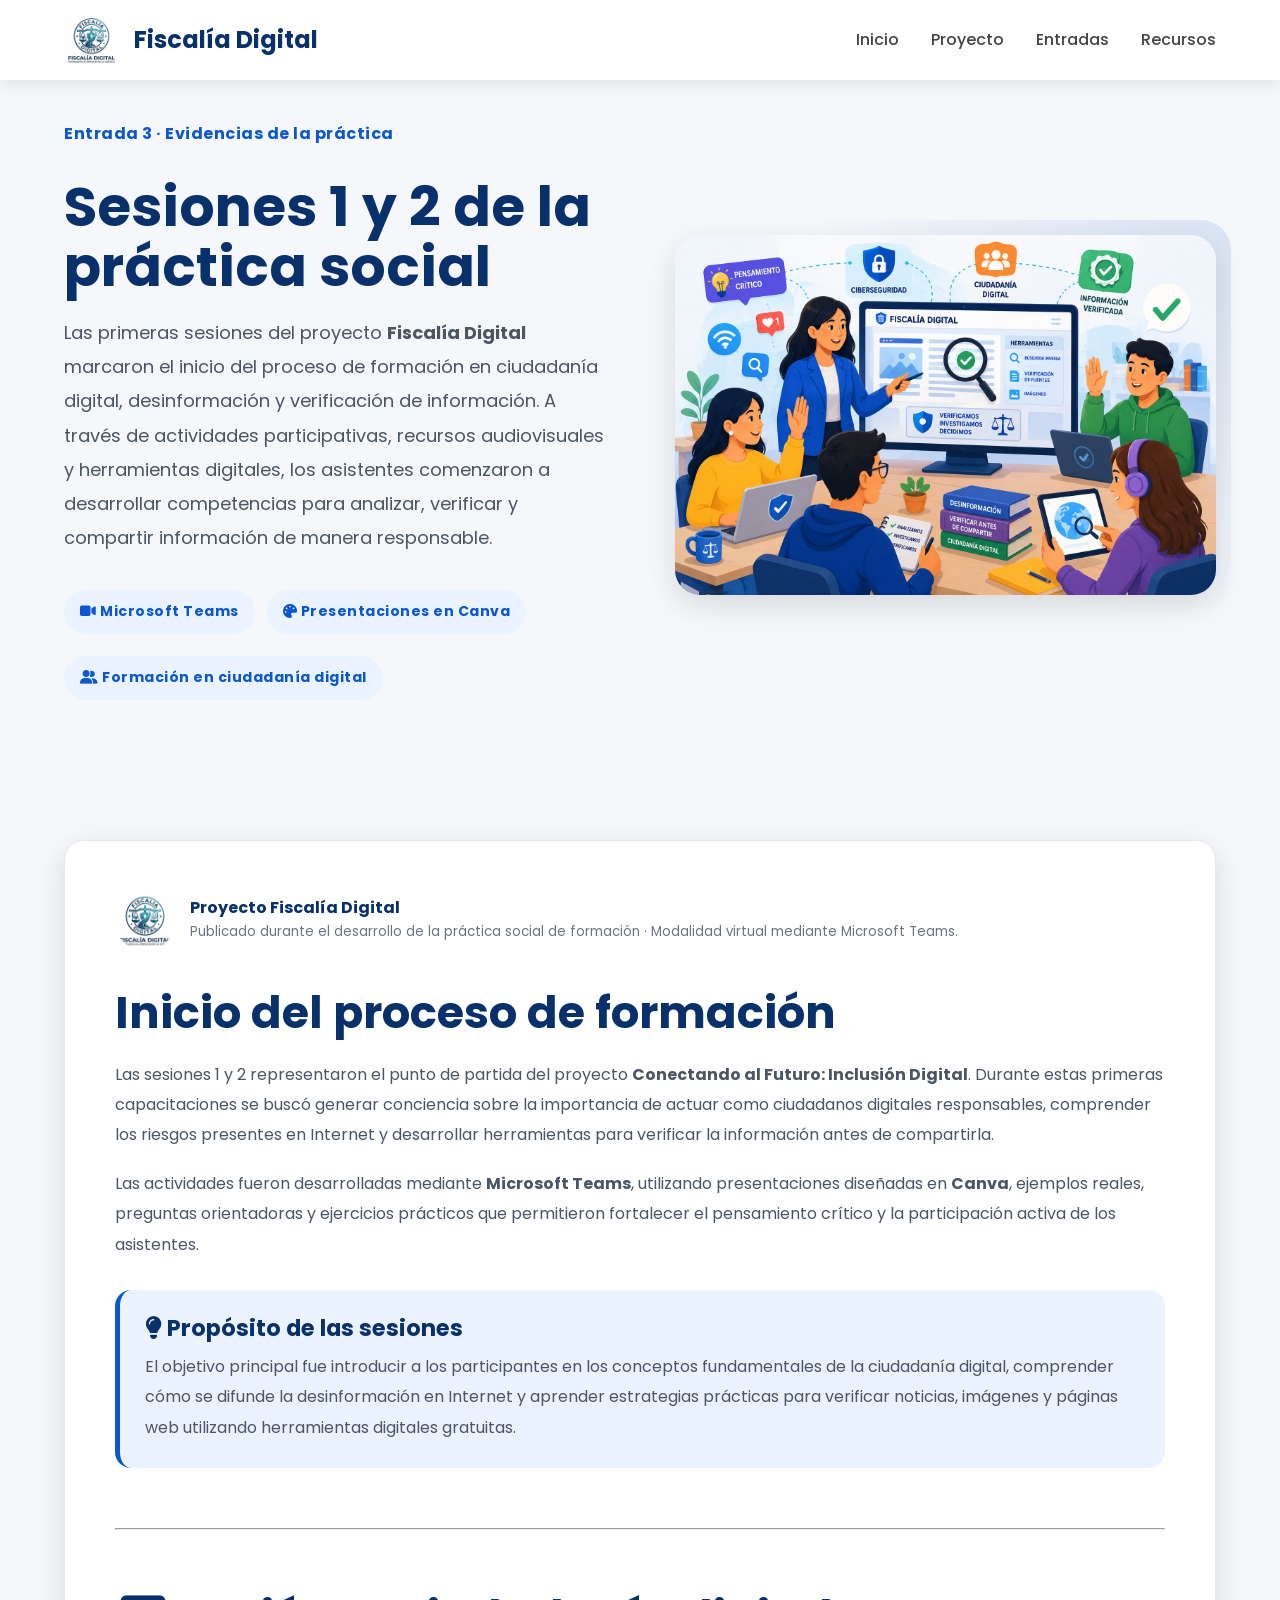
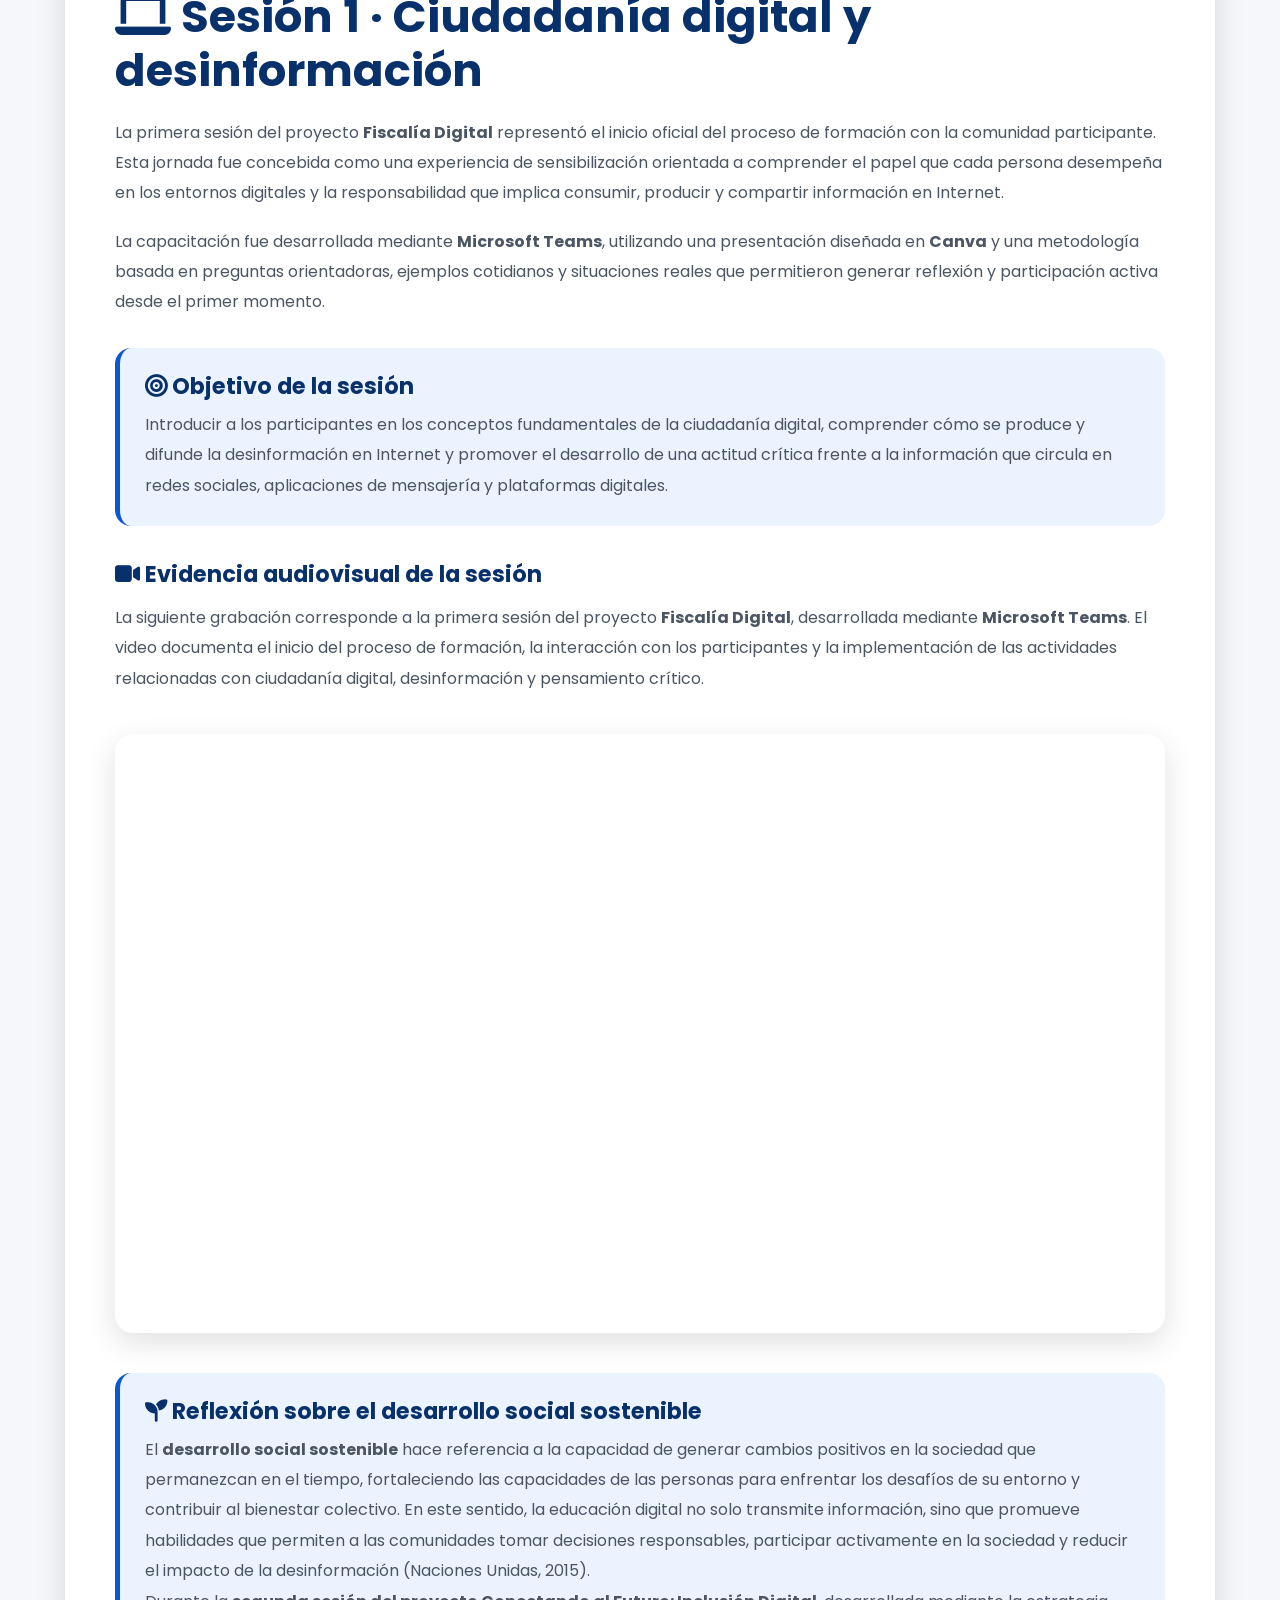
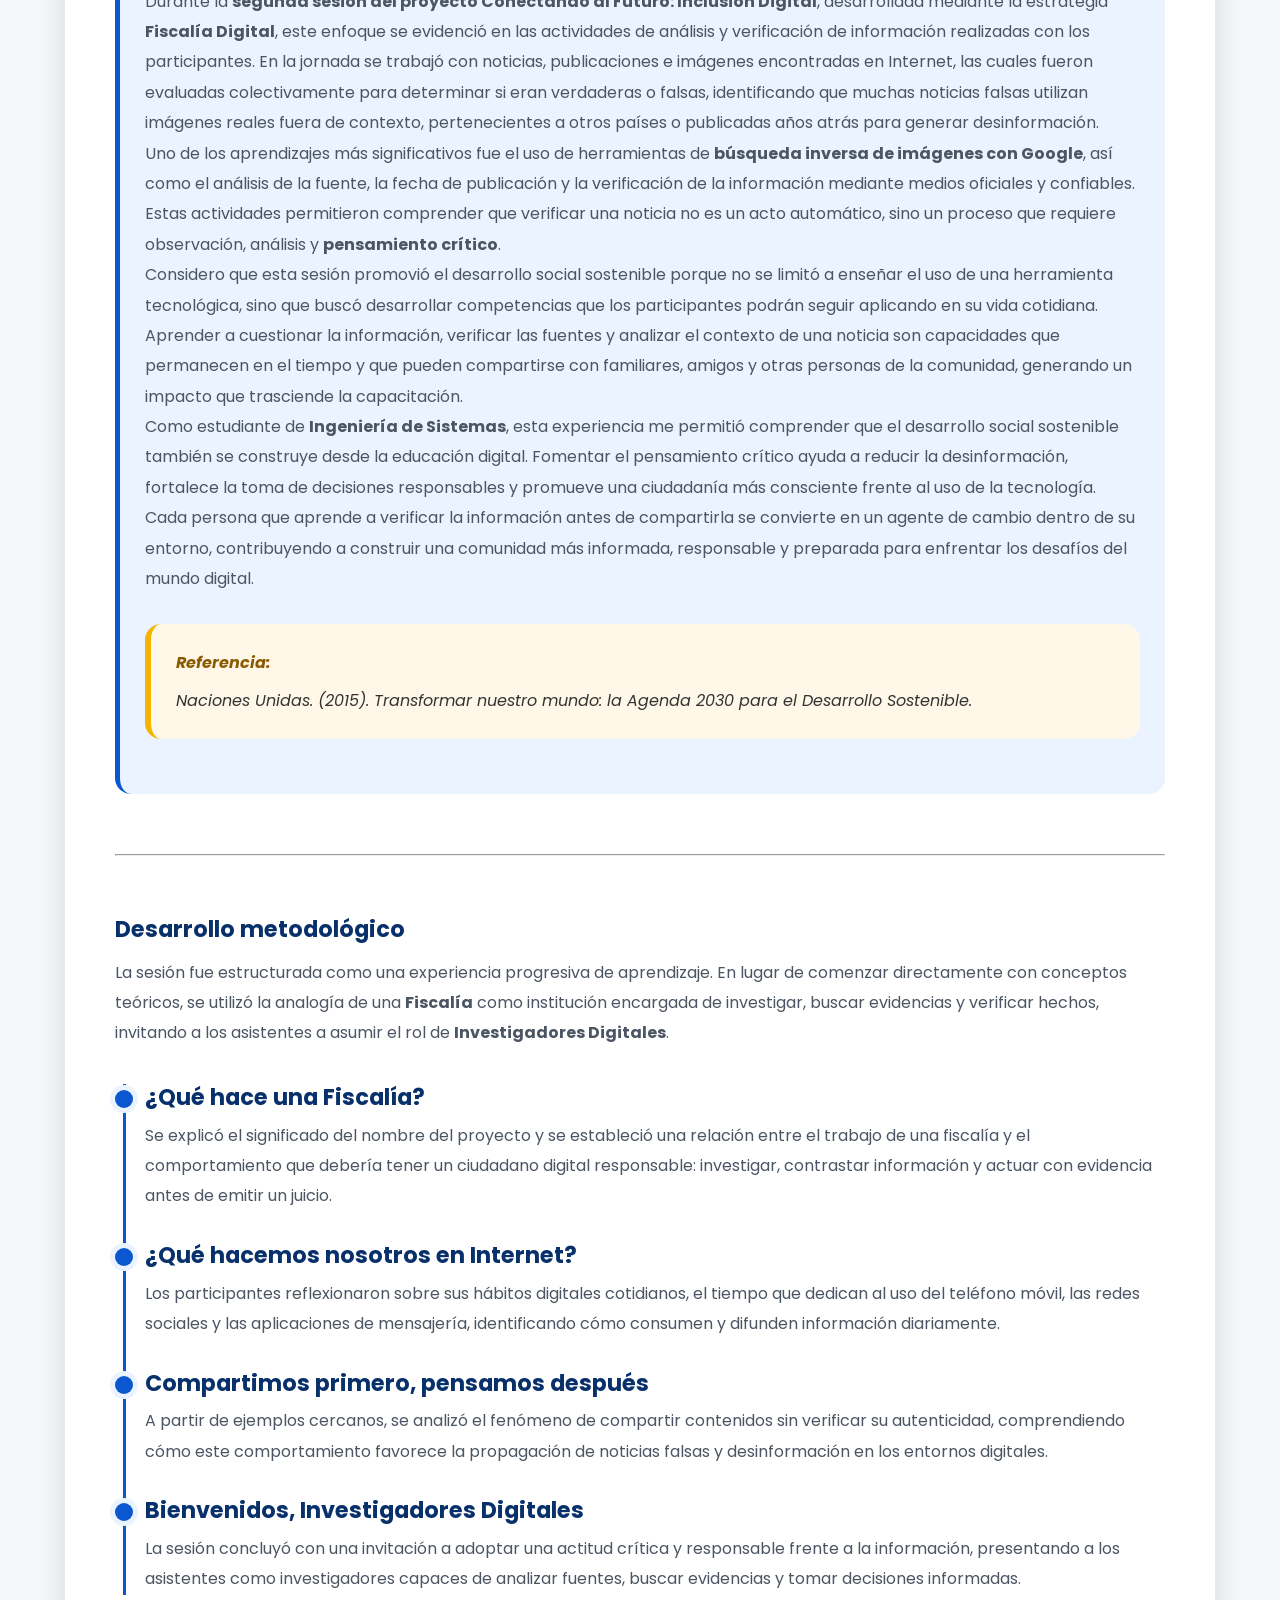
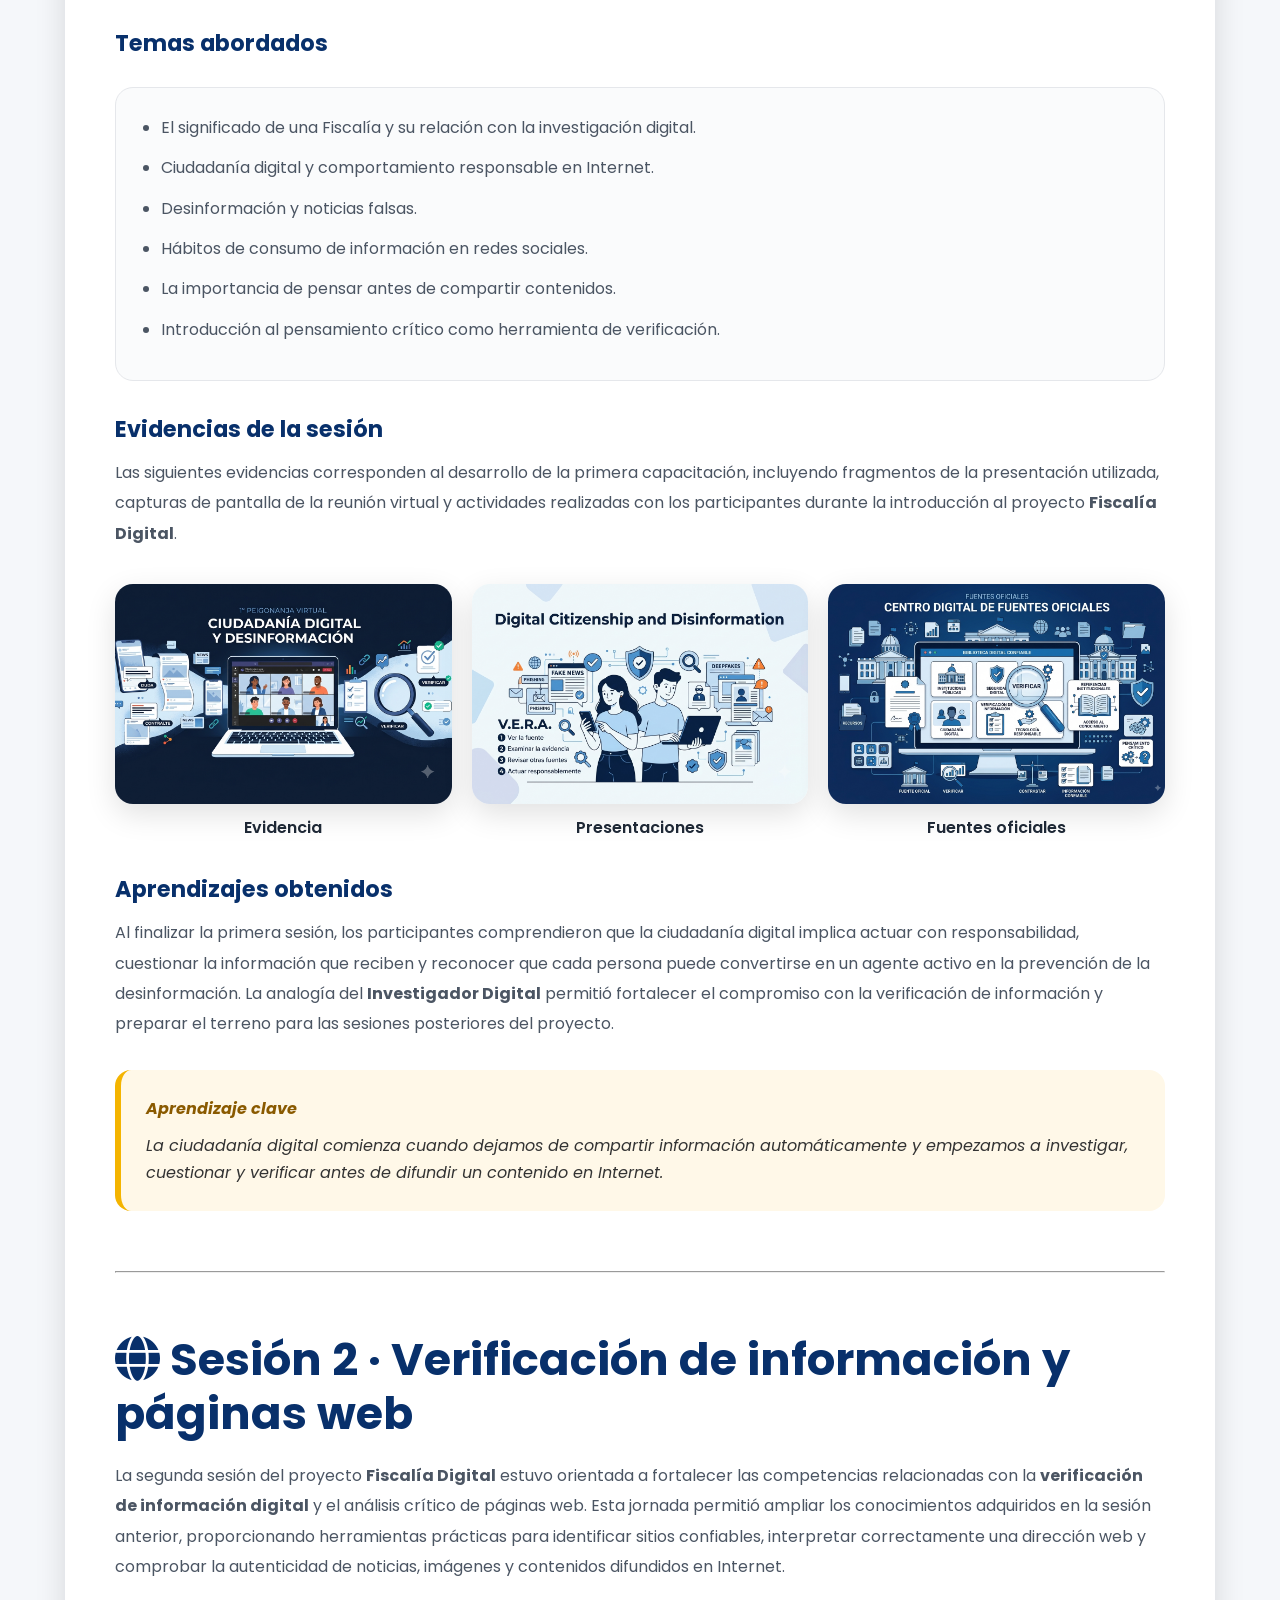
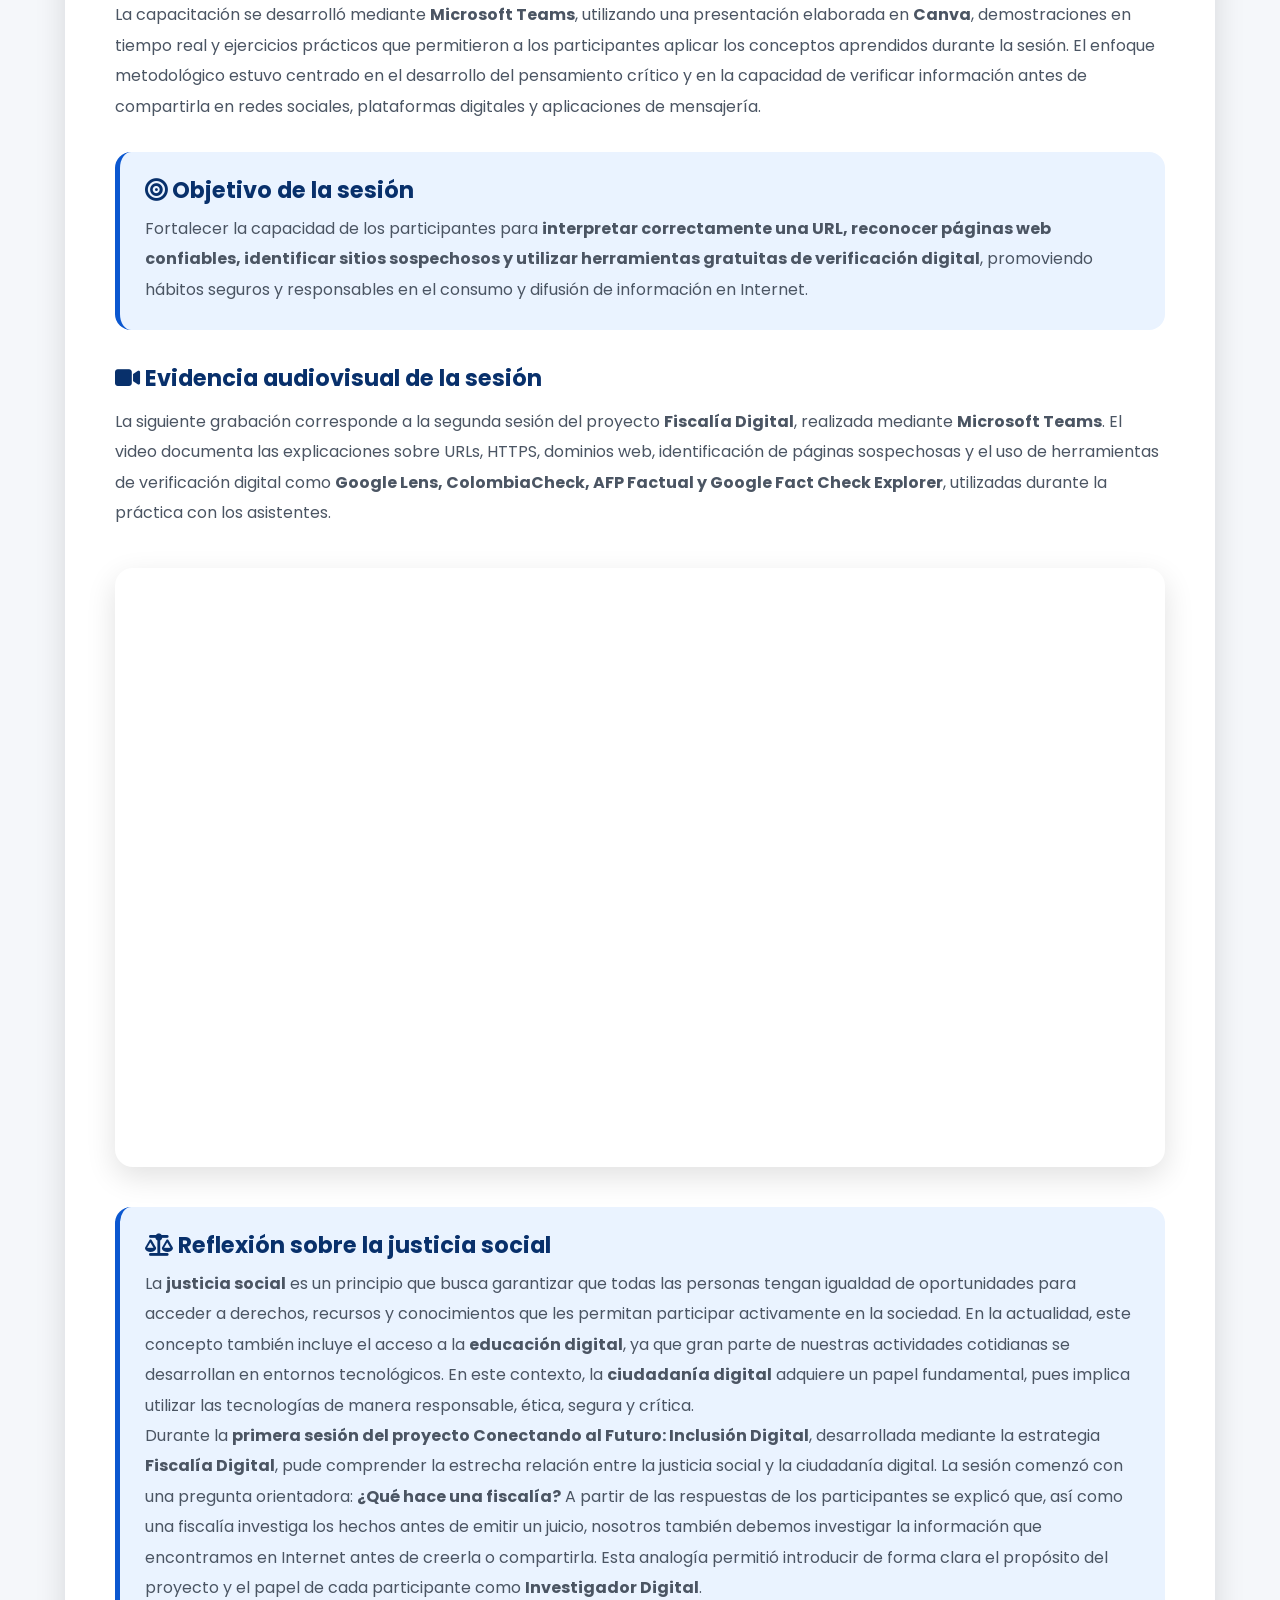
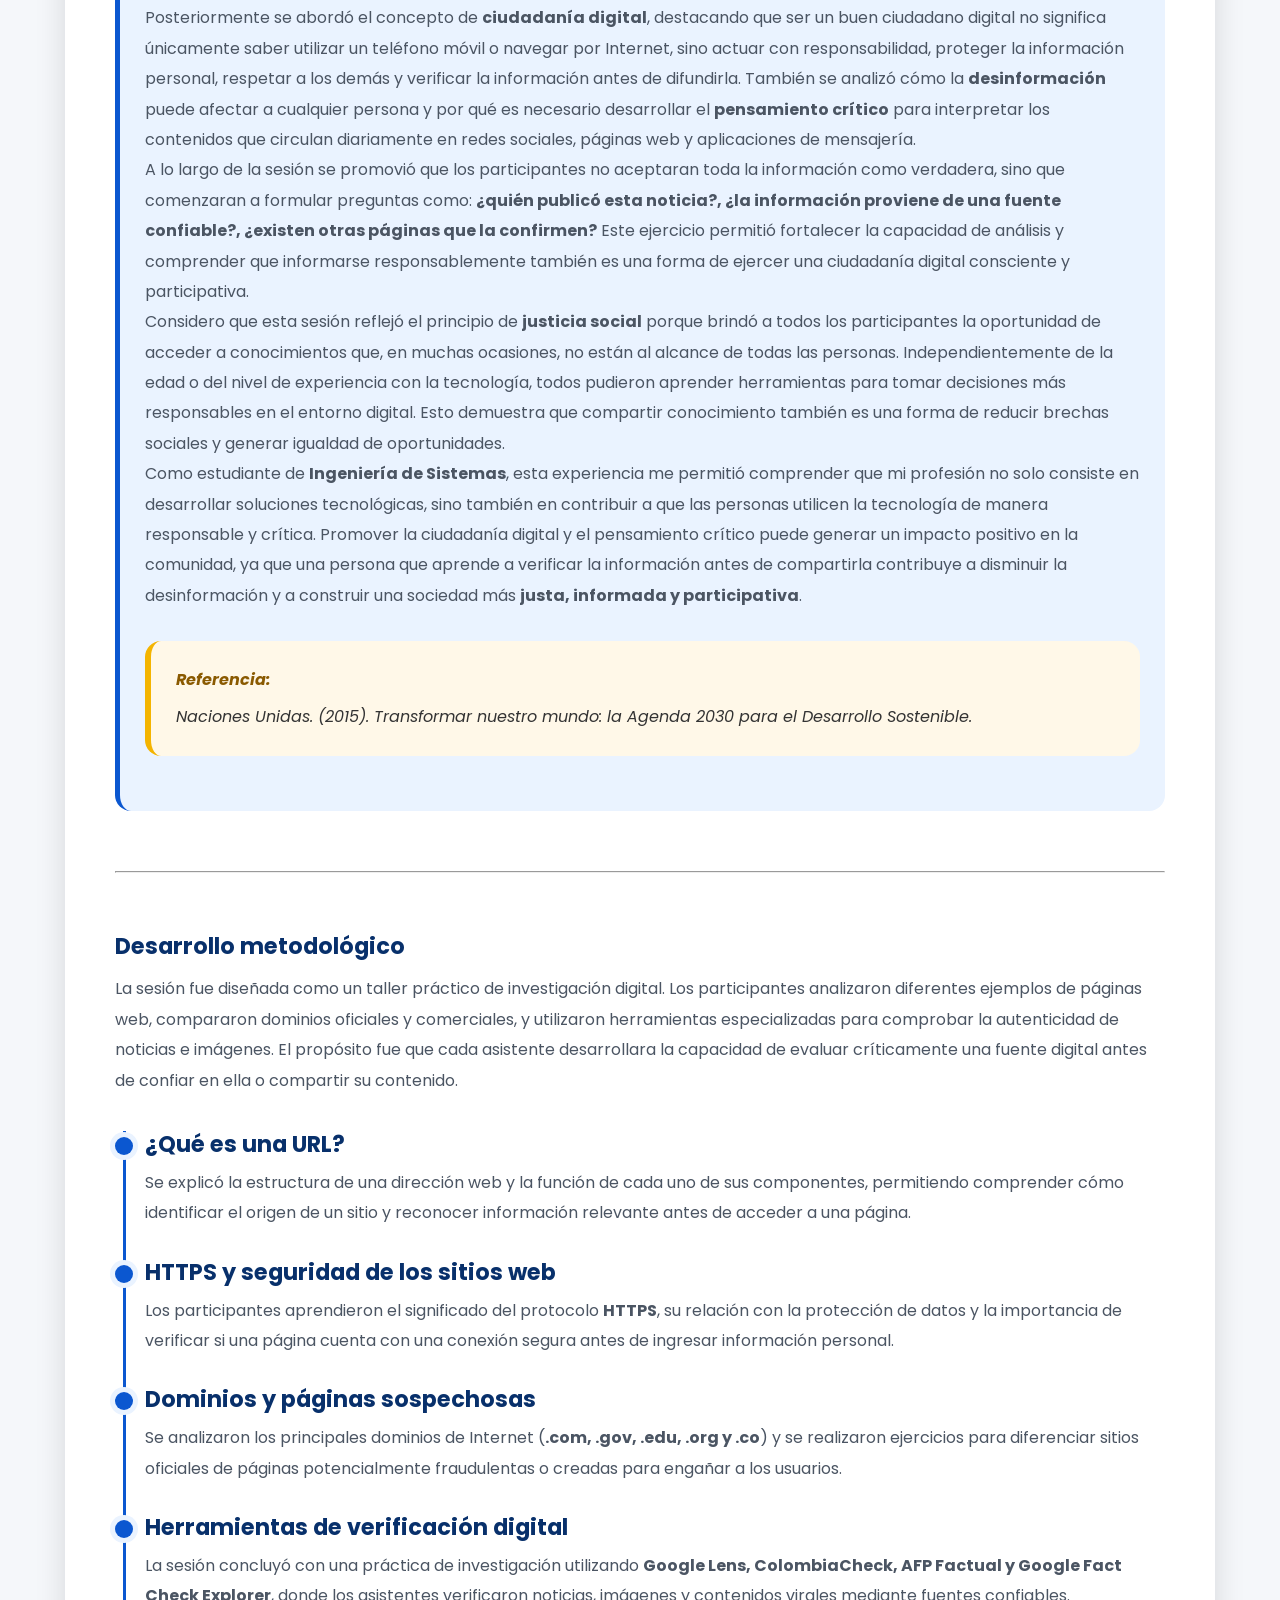
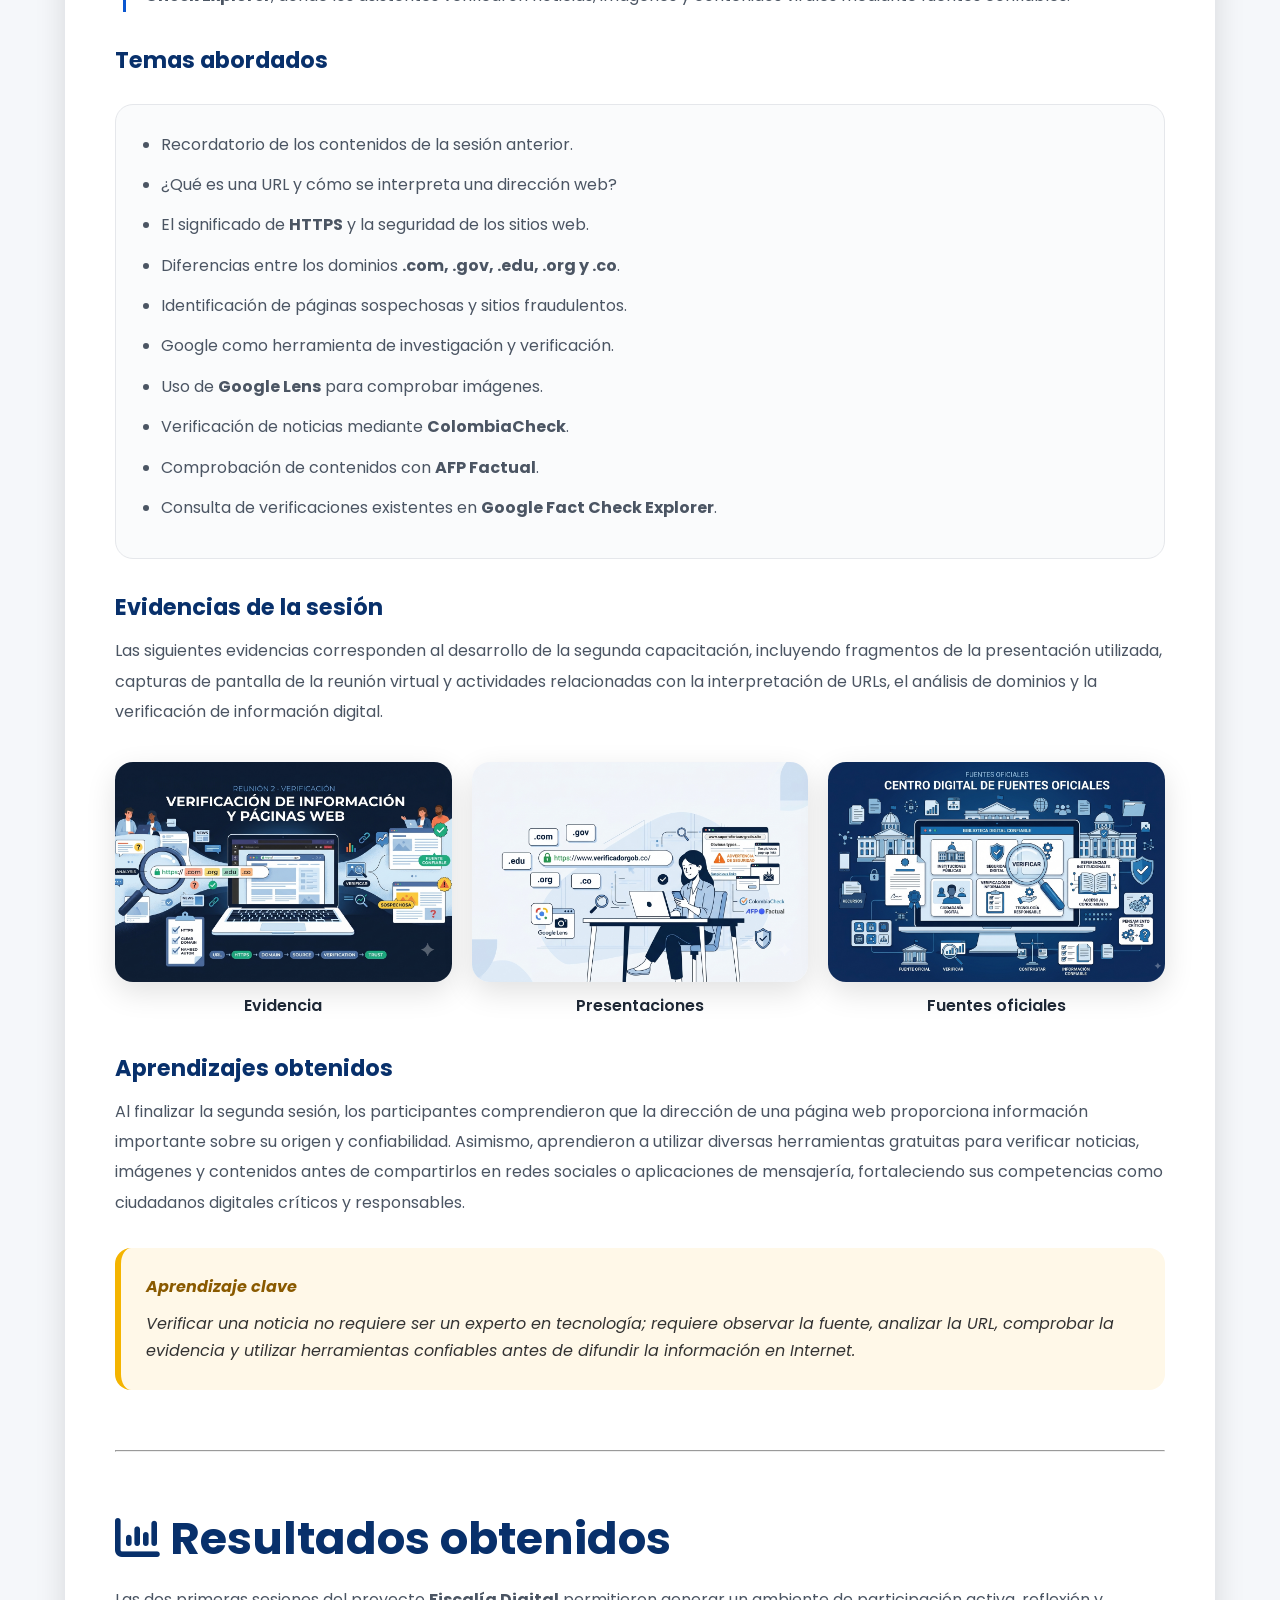
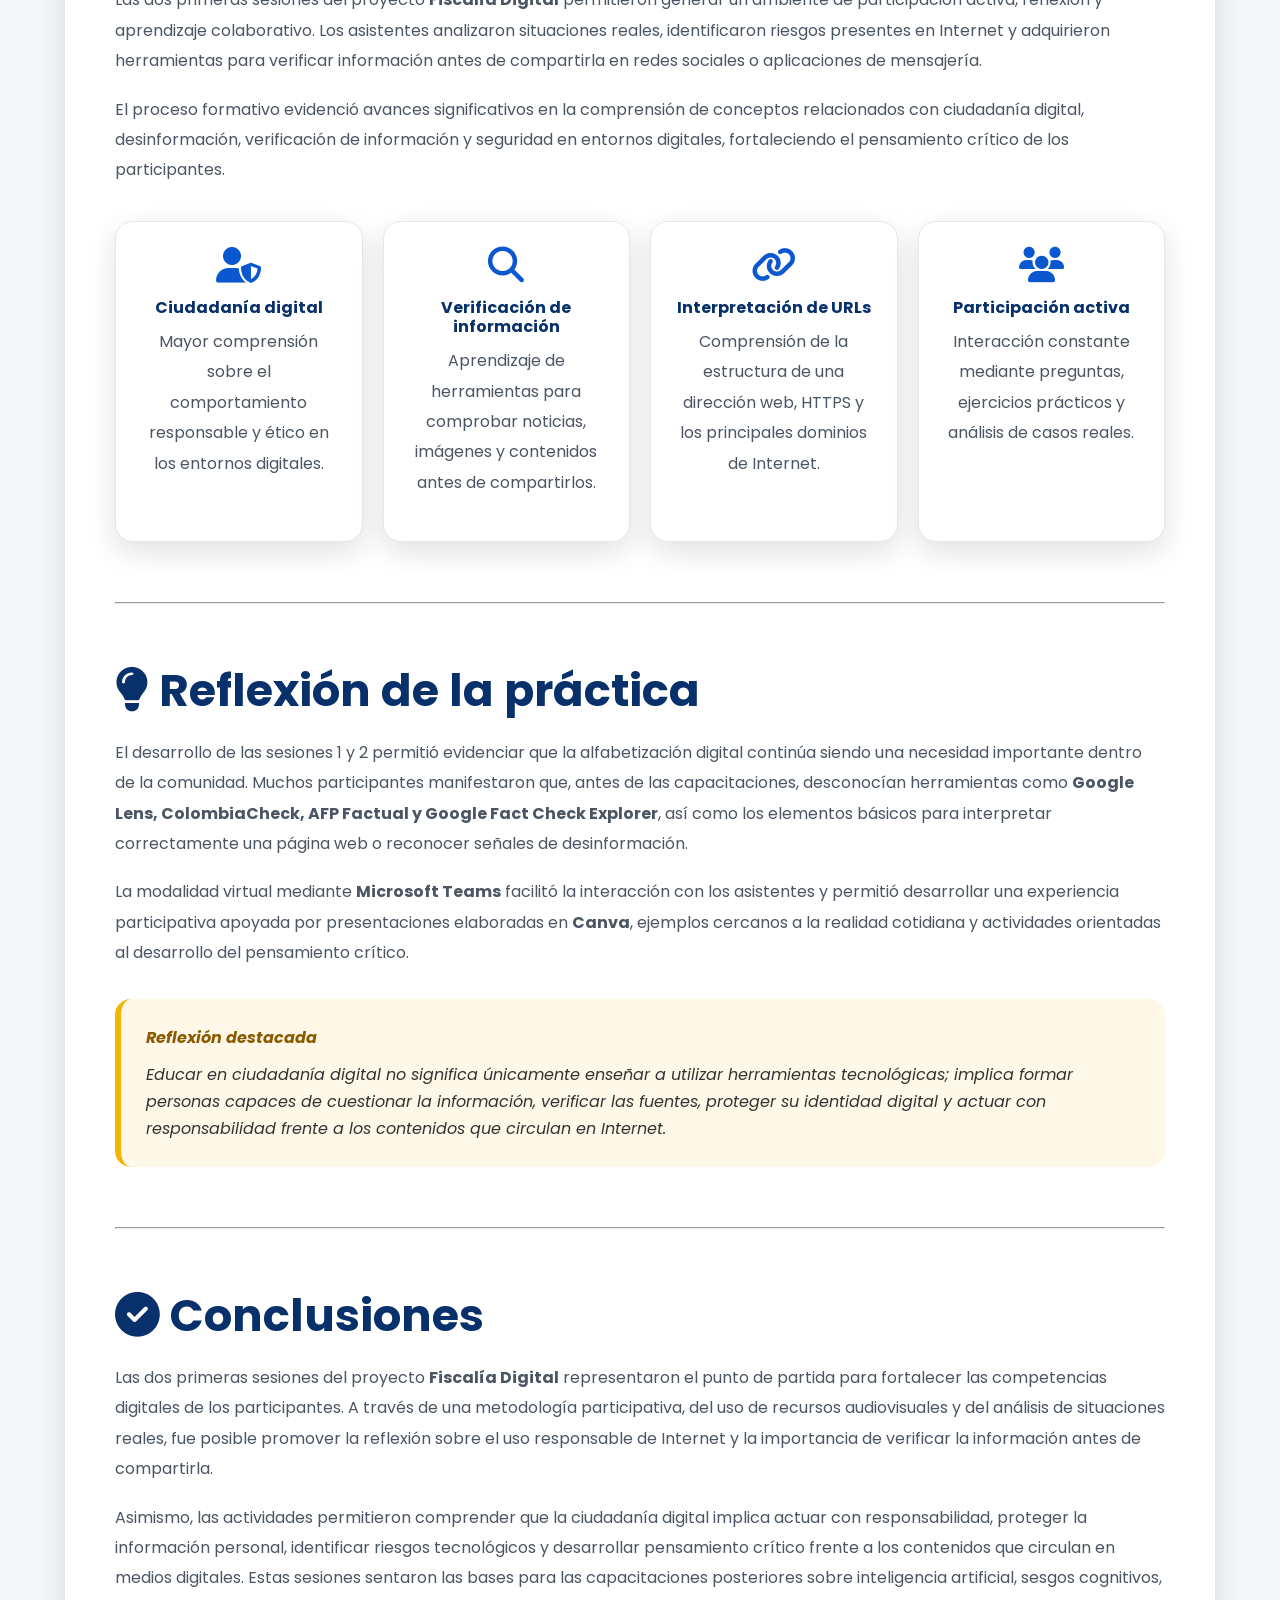
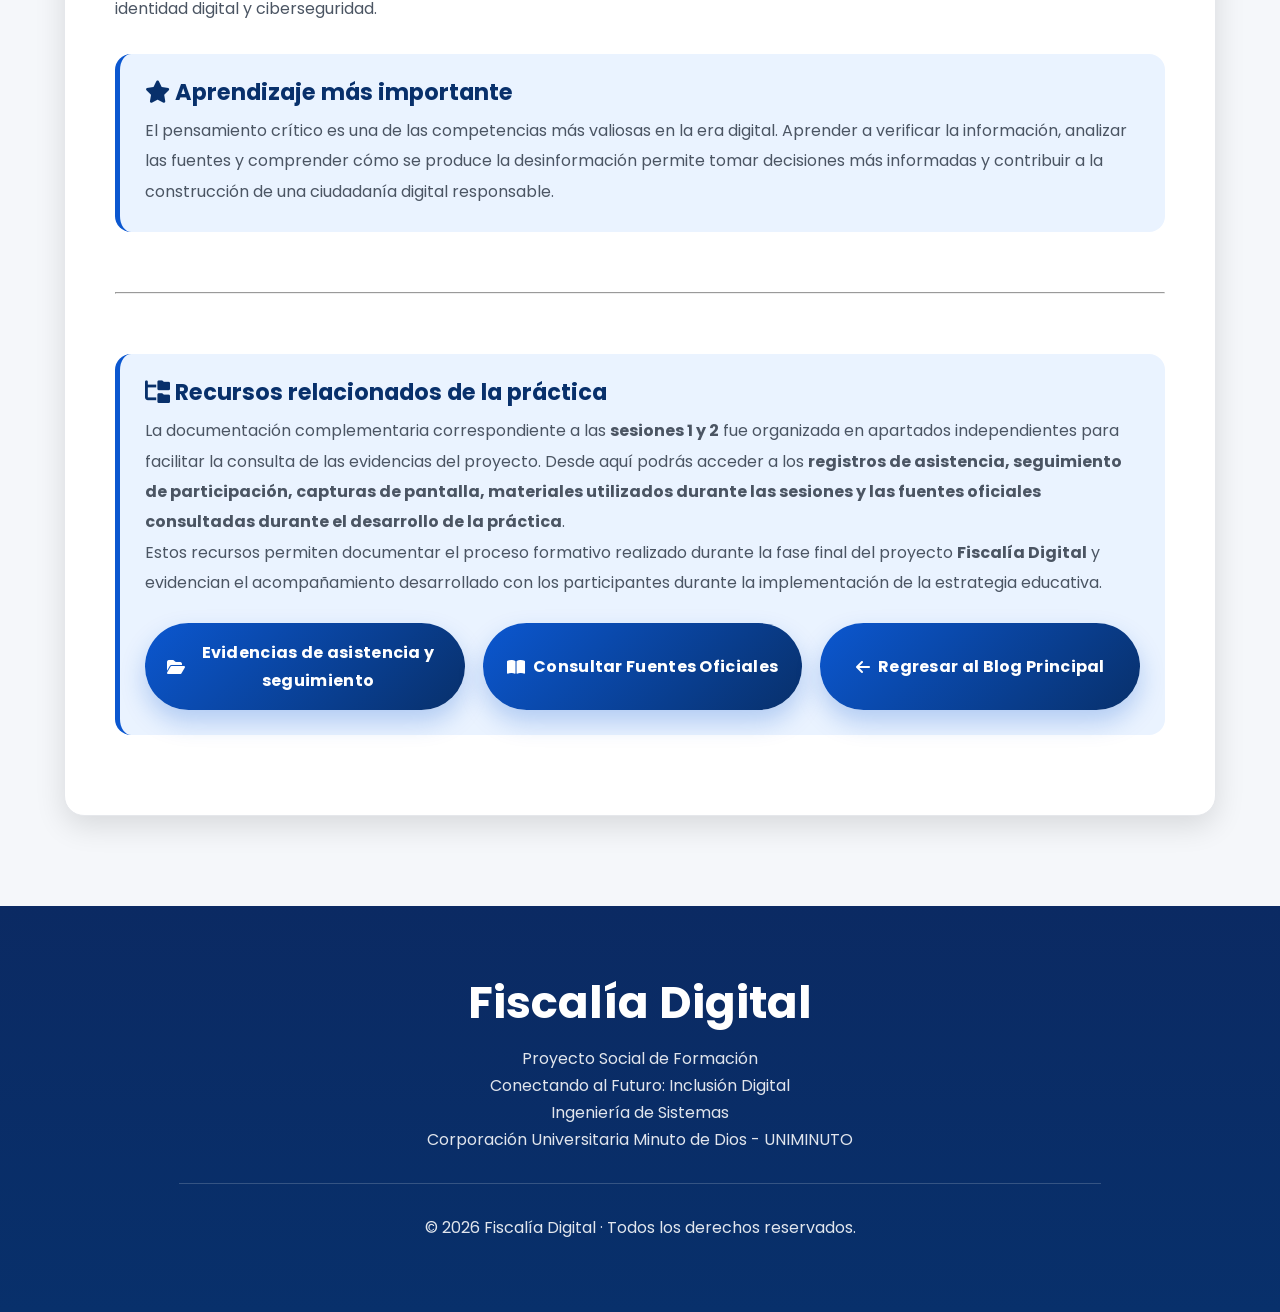
<file: entradas/entrada3.html>
<!DOCTYPE html>

<html lang="es">

<head>


<meta charset="UTF-8">
<meta name="viewport" content="width=device-width, initial-scale=1.0">

<title>Entrada 3 | Evidencias de las Sesiones 1 y 2</title>

<link rel="icon" href="../img/favicon.png">

<!-- Google Fonts -->
<link rel="preconnect" href="https://fonts.googleapis.com">
<link rel="preconnect" href="https://fonts.gstatic.com" crossorigin>

<link href="https://fonts.googleapis.com/css2?family=Poppins:wght@300;400;500;600;700;800&display=swap"
    rel="stylesheet">

<!-- Font Awesome -->
<link rel="stylesheet"
    href="https://cdnjs.cloudflare.com/ajax/libs/font-awesome/6.7.2/css/all.min.css">

<!-- CSS -->
<link rel="stylesheet" href="../css/estilos.css">


</head>

<body>


<!-- ================= HEADER ================= -->

<header>

    <nav class="navbar">

        <div class="logo">

            <img src="../img/logo.png" alt="Fiscalía Digital">

            <h2>Fiscalía Digital</h2>

        </div>

        <ul class="menu">

            <li><a href="../index.html">Inicio</a></li>
            <li><a href="../index.html#proyecto">Proyecto</a></li>
            <li><a href="../index.html#entradas">Entradas</a></li>
            <li><a href="../index.html#recursos">Recursos</a></li>

        </ul>

        <div class="menu-responsive">

            <i class="fa-solid fa-bars"></i>

        </div>

    </nav>

</header>

<!-- ================= HERO ================= -->

<section class="hero hero-articulo">

    <div class="hero-texto">

        <span>Entrada 3 · Evidencias de la práctica</span>

        <h1>Sesiones 1 y 2 de la práctica social</h1>

        <p>

            Las primeras sesiones del proyecto <strong>Fiscalía Digital</strong>
            marcaron el inicio del proceso de formación en ciudadanía digital,
            desinformación y verificación de información. A través de actividades
            participativas, recursos audiovisuales y herramientas digitales,
            los asistentes comenzaron a desarrollar competencias para analizar,
            verificar y compartir información de manera responsable.

        </p>

        <div class="badges">

            <span class="badge">
                <i class="fa-solid fa-video"></i>
                Microsoft Teams
            </span>

            <span class="badge">
                <i class="fa-solid fa-palette"></i>
                Presentaciones en Canva
            </span>

            <span class="badge">
                <i class="fa-solid fa-user-group"></i>
                Formación en ciudadanía digital
            </span>

        </div>

    </div>

    <div class="hero-imagen">

        <img src="../img/entrada3.jpg"
            alt="Sesiones 1 y 2 del proyecto Fiscalía Digital">

    </div>

</section>

<!-- ================= CONTENIDO ================= -->

<section>

    <div class="contenedor">

        <article class="card articulo">

            <!-- Información del artículo -->

            <div class="autor">

                <img src="../img/logo.png"
                    alt="Proyecto Fiscalía Digital">

                <div>

                    <h4>Proyecto Fiscalía Digital</h4>

                    <small>

                        Publicado durante el desarrollo de la práctica social
                        de formación · Modalidad virtual mediante Microsoft Teams.

                    </small>

                </div>

            </div>

            <h2>Inicio del proceso de formación</h2>

            <p>

                Las sesiones 1 y 2 representaron el punto de partida del
                proyecto <strong>Conectando al Futuro: Inclusión Digital</strong>.
                Durante estas primeras capacitaciones se buscó generar conciencia
                sobre la importancia de actuar como ciudadanos digitales
                responsables, comprender los riesgos presentes en Internet y
                desarrollar herramientas para verificar la información antes de
                compartirla.

            </p>

            <p>

                Las actividades fueron desarrolladas mediante
                <strong>Microsoft Teams</strong>, utilizando presentaciones
                diseñadas en <strong>Canva</strong>, ejemplos reales, preguntas
                orientadoras y ejercicios prácticos que permitieron fortalecer
                el pensamiento crítico y la participación activa de los asistentes.

            </p>

            <div class="destacado">

                <h3>

                    <i class="fa-solid fa-lightbulb"></i>

                    Propósito de las sesiones

                </h3>

                <p>

                    El objetivo principal fue introducir a los participantes en
                    los conceptos fundamentales de la ciudadanía digital,
                    comprender cómo se difunde la desinformación en Internet y
                    aprender estrategias prácticas para verificar noticias,
                    imágenes y páginas web utilizando herramientas digitales
                    gratuitas.

                </p>

            </div>

            <hr class="divisor"/>


           
           
            <!-- ================= SESIÓN 1 ================= -->

            <h2>

                <i class="fa-solid fa-laptop"></i>

                Sesión 1 · Ciudadanía digital y desinformación

            </h2>

            <p>

                La primera sesión del proyecto <strong>Fiscalía Digital</strong>
                representó el inicio oficial del proceso de formación con la
                comunidad participante. Esta jornada fue concebida como una
                experiencia de sensibilización orientada a comprender el papel
                que cada persona desempeña en los entornos digitales y la
                responsabilidad que implica consumir, producir y compartir
                información en Internet.

            </p>

            <p>

                La capacitación fue desarrollada mediante
                <strong>Microsoft Teams</strong>, utilizando una presentación
                diseñada en <strong>Canva</strong> y una metodología basada en
                preguntas orientadoras, ejemplos cotidianos y situaciones
                reales que permitieron generar reflexión y participación activa
                desde el primer momento.

            </p>

            <div class="destacado">

                <h3>

                    <i class="fa-solid fa-bullseye"></i>

                    Objetivo de la sesión

                </h3>

                <p>

                    Introducir a los participantes en los conceptos
                    fundamentales de la ciudadanía digital, comprender cómo se
                    produce y difunde la desinformación en Internet y promover
                    el desarrollo de una actitud crítica frente a la
                    información que circula en redes sociales, aplicaciones de
                    mensajería y plataformas digitales.

                </p>

            </div>

            <h3>

                <i class="fa-solid fa-video"></i>

                Evidencia audiovisual de la sesión

            </h3>

            <p>

                La siguiente grabación corresponde a la primera sesión del
                proyecto <strong>Fiscalía Digital</strong>, desarrollada
                mediante <strong>Microsoft Teams</strong>. El video documenta
                el inicio del proceso de formación, la interacción con los
                participantes y la implementación de las actividades
                relacionadas con ciudadanía digital, desinformación y
                pensamiento crítico.

            </p>

            <div class="video">

                <iframe
                    src="https://www.youtube.com/embed/KklGA5ur2WI"
                    title="Sesión 1 del proyecto Fiscalía Digital"
                    allowfullscreen>

                </iframe>

            </div>

            
    <!-- ================= REFLEXIÓN SOBRE DESARROLLO SOCIAL SOSTENIBLE ================= -->

    <div class="destacado">

        <h3>

            <i class="fa-solid fa-seedling"></i>

            Reflexión sobre el desarrollo social sostenible

        </h3>

        <p>

            El <strong>desarrollo social sostenible</strong> hace referencia
            a la capacidad de generar cambios positivos en la sociedad que
            permanezcan en el tiempo, fortaleciendo las capacidades de las
            personas para enfrentar los desafíos de su entorno y contribuir
            al bienestar colectivo. En este sentido, la educación digital no
            solo transmite información, sino que promueve habilidades que
            permiten a las comunidades tomar decisiones responsables,
            participar activamente en la sociedad y reducir el impacto de la
            desinformación (Naciones Unidas, 2015).

        </p>

        <p>

            Durante la <strong>segunda sesión del proyecto Conectando al
            Futuro: Inclusión Digital</strong>, desarrollada mediante la
            estrategia <strong>Fiscalía Digital</strong>, este enfoque se
            evidenció en las actividades de análisis y verificación de
            información realizadas con los participantes. En la jornada se
            trabajó con noticias, publicaciones e imágenes encontradas en
            Internet, las cuales fueron evaluadas colectivamente para
            determinar si eran verdaderas o falsas, identificando que muchas
            noticias falsas utilizan imágenes reales fuera de contexto,
            pertenecientes a otros países o publicadas años atrás para
            generar desinformación.

        </p>

        <p>

            Uno de los aprendizajes más significativos fue el uso de
            herramientas de <strong>búsqueda inversa de imágenes con
            Google</strong>, así como el análisis de la fuente, la fecha de
            publicación y la verificación de la información mediante medios
            oficiales y confiables. Estas actividades permitieron comprender
            que verificar una noticia no es un acto automático, sino un
            proceso que requiere observación, análisis y
            <strong>pensamiento crítico</strong>.

        </p>

        <p>

            Considero que esta sesión promovió el desarrollo social
            sostenible porque no se limitó a enseñar el uso de una
            herramienta tecnológica, sino que buscó desarrollar competencias
            que los participantes podrán seguir aplicando en su vida
            cotidiana. Aprender a cuestionar la información, verificar las
            fuentes y analizar el contexto de una noticia son capacidades que
            permanecen en el tiempo y que pueden compartirse con familiares,
            amigos y otras personas de la comunidad, generando un impacto que
            trasciende la capacitación.

        </p>

        <p>

            Como estudiante de <strong>Ingeniería de Sistemas</strong>, esta
            experiencia me permitió comprender que el desarrollo social
            sostenible también se construye desde la educación digital.
            Fomentar el pensamiento crítico ayuda a reducir la
            desinformación, fortalece la toma de decisiones responsables y
            promueve una ciudadanía más consciente frente al uso de la
            tecnología. Cada persona que aprende a verificar la información
            antes de compartirla se convierte en un agente de cambio dentro
            de su entorno, contribuyendo a construir una comunidad más
            informada, responsable y preparada para enfrentar los desafíos
            del mundo digital.

        </p>

        <div class="cita">

            <strong>Referencia:</strong> Naciones Unidas. (2015).
            <em>Transformar nuestro mundo: la Agenda 2030 para el Desarrollo
            Sostenible</em>.

        </div>

    </div>

    <hr class="divisor"/>



            <h3>Desarrollo metodológico</h3>

            <p>

                La sesión fue estructurada como una experiencia progresiva de
                aprendizaje. En lugar de comenzar directamente con conceptos
                teóricos, se utilizó la analogía de una <strong>Fiscalía</strong>
                como institución encargada de investigar, buscar evidencias y
                verificar hechos, invitando a los asistentes a asumir el rol
                de <strong>Investigadores Digitales</strong>.

            </p>

            <div class="timeline">

                <div class="timeline-item">

                    <h3>¿Qué hace una Fiscalía?</h3>

                    <p>

                        Se explicó el significado del nombre del proyecto y se
                        estableció una relación entre el trabajo de una
                        fiscalía y el comportamiento que debería tener un
                        ciudadano digital responsable: investigar, contrastar
                        información y actuar con evidencia antes de emitir un
                        juicio.

                    </p>

                </div>

                <div class="timeline-item">

                    <h3>¿Qué hacemos nosotros en Internet?</h3>

                    <p>

                        Los participantes reflexionaron sobre sus hábitos
                        digitales cotidianos, el tiempo que dedican al uso del
                        teléfono móvil, las redes sociales y las aplicaciones
                        de mensajería, identificando cómo consumen y difunden
                        información diariamente.

                    </p>

                </div>

                <div class="timeline-item">

                    <h3>Compartimos primero, pensamos después</h3>

                    <p>

                        A partir de ejemplos cercanos, se analizó el fenómeno
                        de compartir contenidos sin verificar su autenticidad,
                        comprendiendo cómo este comportamiento favorece la
                        propagación de noticias falsas y desinformación en los
                        entornos digitales.

                    </p>

                </div>

                <div class="timeline-item">

                    <h3>Bienvenidos, Investigadores Digitales</h3>

                    <p>

                        La sesión concluyó con una invitación a adoptar una
                        actitud crítica y responsable frente a la información,
                        presentando a los asistentes como investigadores
                        capaces de analizar fuentes, buscar evidencias y tomar
                        decisiones informadas.

                    </p>

                </div>

            </div>

            <h3>Temas abordados</h3>

            <div class="lista-temas">

                <ul>

                    <li>El significado de una Fiscalía y su relación con la investigación digital.</li>
                    <li>Ciudadanía digital y comportamiento responsable en Internet.</li>
                    <li>Desinformación y noticias falsas.</li>
                    <li>Hábitos de consumo de información en redes sociales.</li>
                    <li>La importancia de pensar antes de compartir contenidos.</li>
                    <li>Introducción al pensamiento crítico como herramienta de verificación.</li>

                </ul>

            </div>

            <h3>Evidencias de la sesión</h3>

            <p>

                Las siguientes evidencias corresponden al desarrollo de la
                primera capacitación, incluyendo fragmentos de la presentación
                utilizada, capturas de pantalla de la reunión virtual y
                actividades realizadas con los participantes durante la
                introducción al proyecto <strong>Fiscalía Digital</strong>.

            </p>

           <div class="galeria">

    <figure class="galeria-item">
        <a href="../recursos/reunion1.html">
            <img src="../img/reunion1-hero.jpg"
                 alt="Desarrollo de la sesión 4">
        </a>
        <figcaption>Evidencia</figcaption>
    </figure>

    <figure class="galeria-item">
        <a href="../recursos/presentaciones.html">
            <img src="../img/recursos.1.png"
                 alt="Presentación utilizada durante la sesión 4">
        </a>
        <figcaption>Presentaciones</figcaption>
    </figure>

    <figure class="galeria-item">
        <a href="../recursos/fuentes.html">
            <img src="../img/referencias.png"
                 alt="Fuentes oficiales de verificación">
        </a>
        <figcaption>Fuentes oficiales</figcaption>
    </figure>

</div>
            <h3>Aprendizajes obtenidos</h3>

            <p>

                Al finalizar la primera sesión, los participantes comprendieron
                que la ciudadanía digital implica actuar con responsabilidad,
                cuestionar la información que reciben y reconocer que cada
                persona puede convertirse en un agente activo en la prevención
                de la desinformación. La analogía del
                <strong>Investigador Digital</strong> permitió fortalecer el
                compromiso con la verificación de información y preparar el
                terreno para las sesiones posteriores del proyecto.

            </p>

            <div class="cita">

                <strong>Aprendizaje clave</strong>

                La ciudadanía digital comienza cuando dejamos de compartir
                información automáticamente y empezamos a investigar,
                cuestionar y verificar antes de difundir un contenido en
                Internet.

            </div>

            <hr class="divisor"/>



            
            <!-- ================= SESIÓN 2 ================= -->

            <h2>

                <i class="fa-solid fa-globe"></i>

                Sesión 2 · Verificación de información y páginas web

            </h2>

            <p>

                La segunda sesión del proyecto <strong>Fiscalía Digital</strong>
                estuvo orientada a fortalecer las competencias relacionadas con
                la <strong>verificación de información digital</strong> y el
                análisis crítico de páginas web. Esta jornada permitió ampliar
                los conocimientos adquiridos en la sesión anterior,
                proporcionando herramientas prácticas para identificar sitios
                confiables, interpretar correctamente una dirección web y
                comprobar la autenticidad de noticias, imágenes y contenidos
                difundidos en Internet.

            </p>

            <p>

                La capacitación se desarrolló mediante
                <strong>Microsoft Teams</strong>, utilizando una presentación
                elaborada en <strong>Canva</strong>, demostraciones en tiempo
                real y ejercicios prácticos que permitieron a los participantes
                aplicar los conceptos aprendidos durante la sesión. El enfoque
                metodológico estuvo centrado en el desarrollo del pensamiento
                crítico y en la capacidad de verificar información antes de
                compartirla en redes sociales, plataformas digitales y
                aplicaciones de mensajería.

            </p>

            <div class="destacado">

                <h3>

                    <i class="fa-solid fa-bullseye"></i>

                    Objetivo de la sesión

                </h3>

                <p>

                    Fortalecer la capacidad de los participantes para
                    <strong>interpretar correctamente una URL, reconocer
                    páginas web confiables, identificar sitios sospechosos y
                    utilizar herramientas gratuitas de verificación digital</strong>,
                    promoviendo hábitos seguros y responsables en el consumo y
                    difusión de información en Internet.

                </p>

            </div>

            <h3>

                <i class="fa-solid fa-video"></i>

                Evidencia audiovisual de la sesión

            </h3>

            <p>

                La siguiente grabación corresponde a la segunda sesión del
                proyecto <strong>Fiscalía Digital</strong>, realizada mediante
                <strong>Microsoft Teams</strong>. El video documenta las
                explicaciones sobre URLs, HTTPS, dominios web, identificación
                de páginas sospechosas y el uso de herramientas de verificación
                digital como <strong>Google Lens, ColombiaCheck, AFP Factual y
                Google Fact Check Explorer</strong>, utilizadas durante la
                práctica con los asistentes.

            </p>

            <div class="video">

                <iframe
                    src="https://www.youtube.com/embed/4vNYE1a00RM"
                    title="Sesión 2 del proyecto Fiscalía Digital"
                    allowfullscreen>

                </iframe>

            </div>

            
    <!-- ================= REFLEXIÓN SOBRE JUSTICIA SOCIAL ================= -->

    <div class="destacado">

        <h3>

            <i class="fa-solid fa-scale-balanced"></i>

            Reflexión sobre la justicia social

        </h3>

        <p>

            La <strong>justicia social</strong> es un principio que busca
            garantizar que todas las personas tengan igualdad de
            oportunidades para acceder a derechos, recursos y conocimientos
            que les permitan participar activamente en la sociedad. En la
            actualidad, este concepto también incluye el acceso a la
            <strong>educación digital</strong>, ya que gran parte de nuestras
            actividades cotidianas se desarrollan en entornos tecnológicos.
            En este contexto, la <strong>ciudadanía digital</strong> adquiere
            un papel fundamental, pues implica utilizar las tecnologías de
            manera responsable, ética, segura y crítica.

        </p>

        <p>

            Durante la <strong>primera sesión del proyecto Conectando al
            Futuro: Inclusión Digital</strong>, desarrollada mediante la
            estrategia <strong>Fiscalía Digital</strong>, pude comprender la
            estrecha relación entre la justicia social y la ciudadanía
            digital. La sesión comenzó con una pregunta orientadora:
            <strong>¿Qué hace una fiscalía?</strong> A partir de las
            respuestas de los participantes se explicó que, así como una
            fiscalía investiga los hechos antes de emitir un juicio, nosotros
            también debemos investigar la información que encontramos en
            Internet antes de creerla o compartirla. Esta analogía permitió
            introducir de forma clara el propósito del proyecto y el papel de
            cada participante como <strong>Investigador Digital</strong>.

        </p>

        <p>

            Posteriormente se abordó el concepto de
            <strong>ciudadanía digital</strong>, destacando que ser un buen
            ciudadano digital no significa únicamente saber utilizar un
            teléfono móvil o navegar por Internet, sino actuar con
            responsabilidad, proteger la información personal, respetar a los
            demás y verificar la información antes de difundirla. También se
            analizó cómo la <strong>desinformación</strong> puede afectar a
            cualquier persona y por qué es necesario desarrollar el
            <strong>pensamiento crítico</strong> para interpretar los
            contenidos que circulan diariamente en redes sociales, páginas
            web y aplicaciones de mensajería.

        </p>

        <p>

            A lo largo de la sesión se promovió que los participantes no
            aceptaran toda la información como verdadera, sino que comenzaran
            a formular preguntas como:
            <strong>¿quién publicó esta noticia?, ¿la información proviene de
            una fuente confiable?, ¿existen otras páginas que la
            confirmen?</strong> Este ejercicio permitió fortalecer la
            capacidad de análisis y comprender que informarse
            responsablemente también es una forma de ejercer una ciudadanía
            digital consciente y participativa.

        </p>

        <p>

            Considero que esta sesión reflejó el principio de
            <strong>justicia social</strong> porque brindó a todos los
            participantes la oportunidad de acceder a conocimientos que, en
            muchas ocasiones, no están al alcance de todas las personas.
            Independientemente de la edad o del nivel de experiencia con la
            tecnología, todos pudieron aprender herramientas para tomar
            decisiones más responsables en el entorno digital. Esto demuestra
            que compartir conocimiento también es una forma de reducir
            brechas sociales y generar igualdad de oportunidades.

        </p>

        <p>

            Como estudiante de <strong>Ingeniería de Sistemas</strong>, esta
            experiencia me permitió comprender que mi profesión no solo
            consiste en desarrollar soluciones tecnológicas, sino también en
            contribuir a que las personas utilicen la tecnología de manera
            responsable y crítica. Promover la ciudadanía digital y el
            pensamiento crítico puede generar un impacto positivo en la
            comunidad, ya que una persona que aprende a verificar la
            información antes de compartirla contribuye a disminuir la
            desinformación y a construir una sociedad más
            <strong>justa, informada y participativa</strong>.

        </p>

        <div class="cita">

            <strong>Referencia:</strong> Naciones Unidas. (2015).
            <em>Transformar nuestro mundo: la Agenda 2030 para el Desarrollo
            Sostenible</em>.

        </div>

    </div>

    <hr class="divisor"/>


            <h3>Desarrollo metodológico</h3>

            <p>

                La sesión fue diseñada como un taller práctico de investigación
                digital. Los participantes analizaron diferentes ejemplos de
                páginas web, compararon dominios oficiales y comerciales, y
                utilizaron herramientas especializadas para comprobar la
                autenticidad de noticias e imágenes. El propósito fue que cada
                asistente desarrollara la capacidad de evaluar críticamente una
                fuente digital antes de confiar en ella o compartir su
                contenido.

            </p>

            <div class="timeline">

                <div class="timeline-item">

                    <h3>¿Qué es una URL?</h3>

                    <p>

                        Se explicó la estructura de una dirección web y la
                        función de cada uno de sus componentes, permitiendo
                        comprender cómo identificar el origen de un sitio y
                        reconocer información relevante antes de acceder a una
                        página.

                    </p>

                </div>

                <div class="timeline-item">

                    <h3>HTTPS y seguridad de los sitios web</h3>

                    <p>

                        Los participantes aprendieron el significado del
                        protocolo <strong>HTTPS</strong>, su relación con la
                        protección de datos y la importancia de verificar si
                        una página cuenta con una conexión segura antes de
                        ingresar información personal.

                    </p>

                </div>

                <div class="timeline-item">

                    <h3>Dominios y páginas sospechosas</h3>

                    <p>

                        Se analizaron los principales dominios de Internet
                        (<strong>.com, .gov, .edu, .org y .co</strong>) y se
                        realizaron ejercicios para diferenciar sitios oficiales
                        de páginas potencialmente fraudulentas o creadas para
                        engañar a los usuarios.

                    </p>

                </div>

                <div class="timeline-item">

                    <h3>Herramientas de verificación digital</h3>

                    <p>

                        La sesión concluyó con una práctica de investigación
                        utilizando <strong>Google Lens, ColombiaCheck, AFP
                        Factual y Google Fact Check Explorer</strong>, donde
                        los asistentes verificaron noticias, imágenes y
                        contenidos virales mediante fuentes confiables.

                    </p>

                </div>

            </div>

            <h3>Temas abordados</h3>

            <div class="lista-temas">

                <ul>

                    <li>Recordatorio de los contenidos de la sesión anterior.</li>

                    <li>¿Qué es una URL y cómo se interpreta una dirección web?</li>

                    <li>El significado de <strong>HTTPS</strong> y la seguridad de los sitios web.</li>

                    <li>Diferencias entre los dominios <strong>.com, .gov, .edu, .org y .co</strong>.</li>

                    <li>Identificación de páginas sospechosas y sitios fraudulentos.</li>

                    <li>Google como herramienta de investigación y verificación.</li>

                    <li>Uso de <strong>Google Lens</strong> para comprobar imágenes.</li>

                    <li>Verificación de noticias mediante <strong>ColombiaCheck</strong>.</li>

                    <li>Comprobación de contenidos con <strong>AFP Factual</strong>.</li>

                    <li>Consulta de verificaciones existentes en
                        <strong>Google Fact Check Explorer</strong>.</li>

                </ul>

            </div>

            <h3>Evidencias de la sesión</h3>

            <p>

                Las siguientes evidencias corresponden al desarrollo de la
                segunda capacitación, incluyendo fragmentos de la presentación
                utilizada, capturas de pantalla de la reunión virtual y
                actividades relacionadas con la interpretación de URLs, el
                análisis de dominios y la verificación de información digital.

            </p>

           <div class="galeria">

    <figure class="galeria-item">
        <a href="../recursos/reunion2.html">
            <img src="../img/reunion2-hero.jpg"
                 alt="Desarrollo de la sesión 2">
        </a>
        <figcaption>Evidencia</figcaption>
    </figure>

    <figure class="galeria-item">
        <a href="../recursos/presentaciones.html">
            <img src="../img/recursos.2.png"
                 alt="Presentación utilizada durante la sesión 2">
        </a>
        <figcaption>Presentaciones</figcaption>
    </figure>

    <figure class="galeria-item">
        <a href="../recursos/fuentes.html">
            <img src="../img/referencias.png"
                 alt="Fuentes oficiales de verificación">
        </a>
        <figcaption>Fuentes oficiales</figcaption>
    </figure>

</div>

            <h3>Aprendizajes obtenidos</h3>

            <p>

                Al finalizar la segunda sesión, los participantes comprendieron
                que la dirección de una página web proporciona información
                importante sobre su origen y confiabilidad. Asimismo,
                aprendieron a utilizar diversas herramientas gratuitas para
                verificar noticias, imágenes y contenidos antes de compartirlos
                en redes sociales o aplicaciones de mensajería, fortaleciendo
                sus competencias como ciudadanos digitales críticos y
                responsables.

            </p>

            <div class="cita">

                <strong>Aprendizaje clave</strong>

                Verificar una noticia no requiere ser un experto en tecnología;
                requiere observar la fuente, analizar la URL, comprobar la
                evidencia y utilizar herramientas confiables antes de difundir
                la información en Internet.

            </div>

            <hr class="divisor"/>



            <!-- ================= RESULTADOS OBTENIDOS ================= -->

            <h2>

                <i class="fa-solid fa-chart-column"></i>

                Resultados obtenidos

            </h2>

            <p>

                Las dos primeras sesiones del proyecto
                <strong>Fiscalía Digital</strong> permitieron generar un
                ambiente de participación activa, reflexión y aprendizaje
                colaborativo. Los asistentes analizaron situaciones reales,
                identificaron riesgos presentes en Internet y adquirieron
                herramientas para verificar información antes de compartirla
                en redes sociales o aplicaciones de mensajería.

            </p>

            <p>

                El proceso formativo evidenció avances significativos en la
                comprensión de conceptos relacionados con ciudadanía digital,
                desinformación, verificación de información y seguridad en
                entornos digitales, fortaleciendo el pensamiento crítico de
                los participantes.

            </p>

            <div class="resultados">

                <div class="resultado">

                    <i class="fa-solid fa-user-shield"></i>

                    <h4>Ciudadanía digital</h4>

                    <p>

                        Mayor comprensión sobre el comportamiento responsable
                        y ético en los entornos digitales.

                    </p>

                </div>

                <div class="resultado">

                    <i class="fa-solid fa-magnifying-glass"></i>

                    <h4>Verificación de información</h4>

                    <p>

                        Aprendizaje de herramientas para comprobar noticias,
                        imágenes y contenidos antes de compartirlos.

                    </p>

                </div>

                <div class="resultado">

                    <i class="fa-solid fa-link"></i>

                    <h4>Interpretación de URLs</h4>

                    <p>

                        Comprensión de la estructura de una dirección web,
                        HTTPS y los principales dominios de Internet.

                    </p>

                </div>

                <div class="resultado">

                    <i class="fa-solid fa-users"></i>

                    <h4>Participación activa</h4>

                    <p>

                        Interacción constante mediante preguntas, ejercicios
                        prácticos y análisis de casos reales.

                    </p>

                </div>

            </div>

            <hr class="divisor"/>

            <!-- ================= REFLEXIÓN ================= -->

            <h2>

                <i class="fa-solid fa-lightbulb"></i>

                Reflexión de la práctica

            </h2>

            <p>

                El desarrollo de las sesiones 1 y 2 permitió evidenciar que
                la alfabetización digital continúa siendo una necesidad
                importante dentro de la comunidad. Muchos participantes
                manifestaron que, antes de las capacitaciones, desconocían
                herramientas como <strong>Google Lens, ColombiaCheck, AFP
                Factual y Google Fact Check Explorer</strong>, así como los
                elementos básicos para interpretar correctamente una página
                web o reconocer señales de desinformación.

            </p>

            <p>

                La modalidad virtual mediante <strong>Microsoft Teams</strong>
                facilitó la interacción con los asistentes y permitió
                desarrollar una experiencia participativa apoyada por
                presentaciones elaboradas en <strong>Canva</strong>, ejemplos
                cercanos a la realidad cotidiana y actividades orientadas al
                desarrollo del pensamiento crítico.

            </p>

            <div class="cita">

                <strong>Reflexión destacada</strong>

                Educar en ciudadanía digital no significa únicamente enseñar
                a utilizar herramientas tecnológicas; implica formar personas
                capaces de cuestionar la información, verificar las fuentes,
                proteger su identidad digital y actuar con responsabilidad
                frente a los contenidos que circulan en Internet.

            </div>

            <hr class="divisor"/>

            <!-- ================= CONCLUSIONES ================= -->

            <h2>

                <i class="fa-solid fa-circle-check"></i>

                Conclusiones

            </h2>

            <p>

                Las dos primeras sesiones del proyecto
                <strong>Fiscalía Digital</strong> representaron el punto de
                partida para fortalecer las competencias digitales de los
                participantes. A través de una metodología participativa, del
                uso de recursos audiovisuales y del análisis de situaciones
                reales, fue posible promover la reflexión sobre el uso
                responsable de Internet y la importancia de verificar la
                información antes de compartirla.

            </p>

            <p>

                Asimismo, las actividades permitieron comprender que la
                ciudadanía digital implica actuar con responsabilidad,
                proteger la información personal, identificar riesgos
                tecnológicos y desarrollar pensamiento crítico frente a los
                contenidos que circulan en medios digitales. Estas sesiones
                sentaron las bases para las capacitaciones posteriores sobre
                inteligencia artificial, sesgos cognitivos, identidad digital
                y ciberseguridad.

            </p>

            <div class="destacado">

                <h3>

                    <i class="fa-solid fa-star"></i>

                    Aprendizaje más importante

                </h3>

                <p>

                    El pensamiento crítico es una de las competencias más
                    valiosas en la era digital. Aprender a verificar la
                    información, analizar las fuentes y comprender cómo se
                    produce la desinformación permite tomar decisiones más
                    informadas y contribuir a la construcción de una
                    ciudadanía digital responsable.

                </p>

            </div>

            <hr class="divisor"/>


           <!-- ================= RECURSOS RELACIONADOS ================= -->

<div class="destacado">


<h3>

    <i class="fa-solid fa-folder-tree"></i>

    Recursos relacionados de la práctica

</h3>

<p>

    La documentación complementaria correspondiente a las
    <strong>sesiones 1 y 2</strong> fue organizada en apartados
    independientes para facilitar la consulta de las evidencias del
    proyecto. Desde aquí podrás acceder a los
    <strong>registros de asistencia, seguimiento de participación,
    capturas de pantalla, materiales utilizados durante las sesiones y
    las fuentes oficiales consultadas durante el desarrollo de la
    práctica</strong>.

</p>

<p>

    Estos recursos permiten documentar el proceso formativo realizado
    durante la fase final del proyecto <strong>Fiscalía Digital</strong>
    y evidencian el acompañamiento desarrollado con los participantes
    durante la implementación de la estrategia educativa.

</p>

<div class="acciones-finales">

    <a href="../recursos/sesiones.html" class="btn-principal">

        <i class="fa-solid fa-folder-open"></i>

        Evidencias de asistencia y seguimiento

    </a>

    <a href="../recursos/fuentes.html" class="btn-principal">

        <i class="fa-solid fa-book-open"></i>

        Consultar Fuentes Oficiales

    </a>

    <a href="../index.html#entradas" class="btn-principal">

        <i class="fa-solid fa-arrow-left"></i>

        Regresar al Blog Principal

    </a>

</div>


</div>


    </article>

</div>


</section>

<!-- ================= FOOTER ================= -->

<footer>


<div class="contenedor-footer">

    <h2>Fiscalía Digital</h2>

    <p>

        Proyecto Social de Formación

        <br>

        Conectando al Futuro: Inclusión Digital

        <br>

        Ingeniería de Sistemas

        <br>

        Corporación Universitaria Minuto de Dios - UNIMINUTO

    </p>

    <hr>

    <p>

        © 2026 Fiscalía Digital · Todos los derechos reservados.

    </p>

</div>


</footer>

<!-- ================= JAVASCRIPT ================= -->

<script src="../js/script.js"></script>

</body>

</html>
</file>
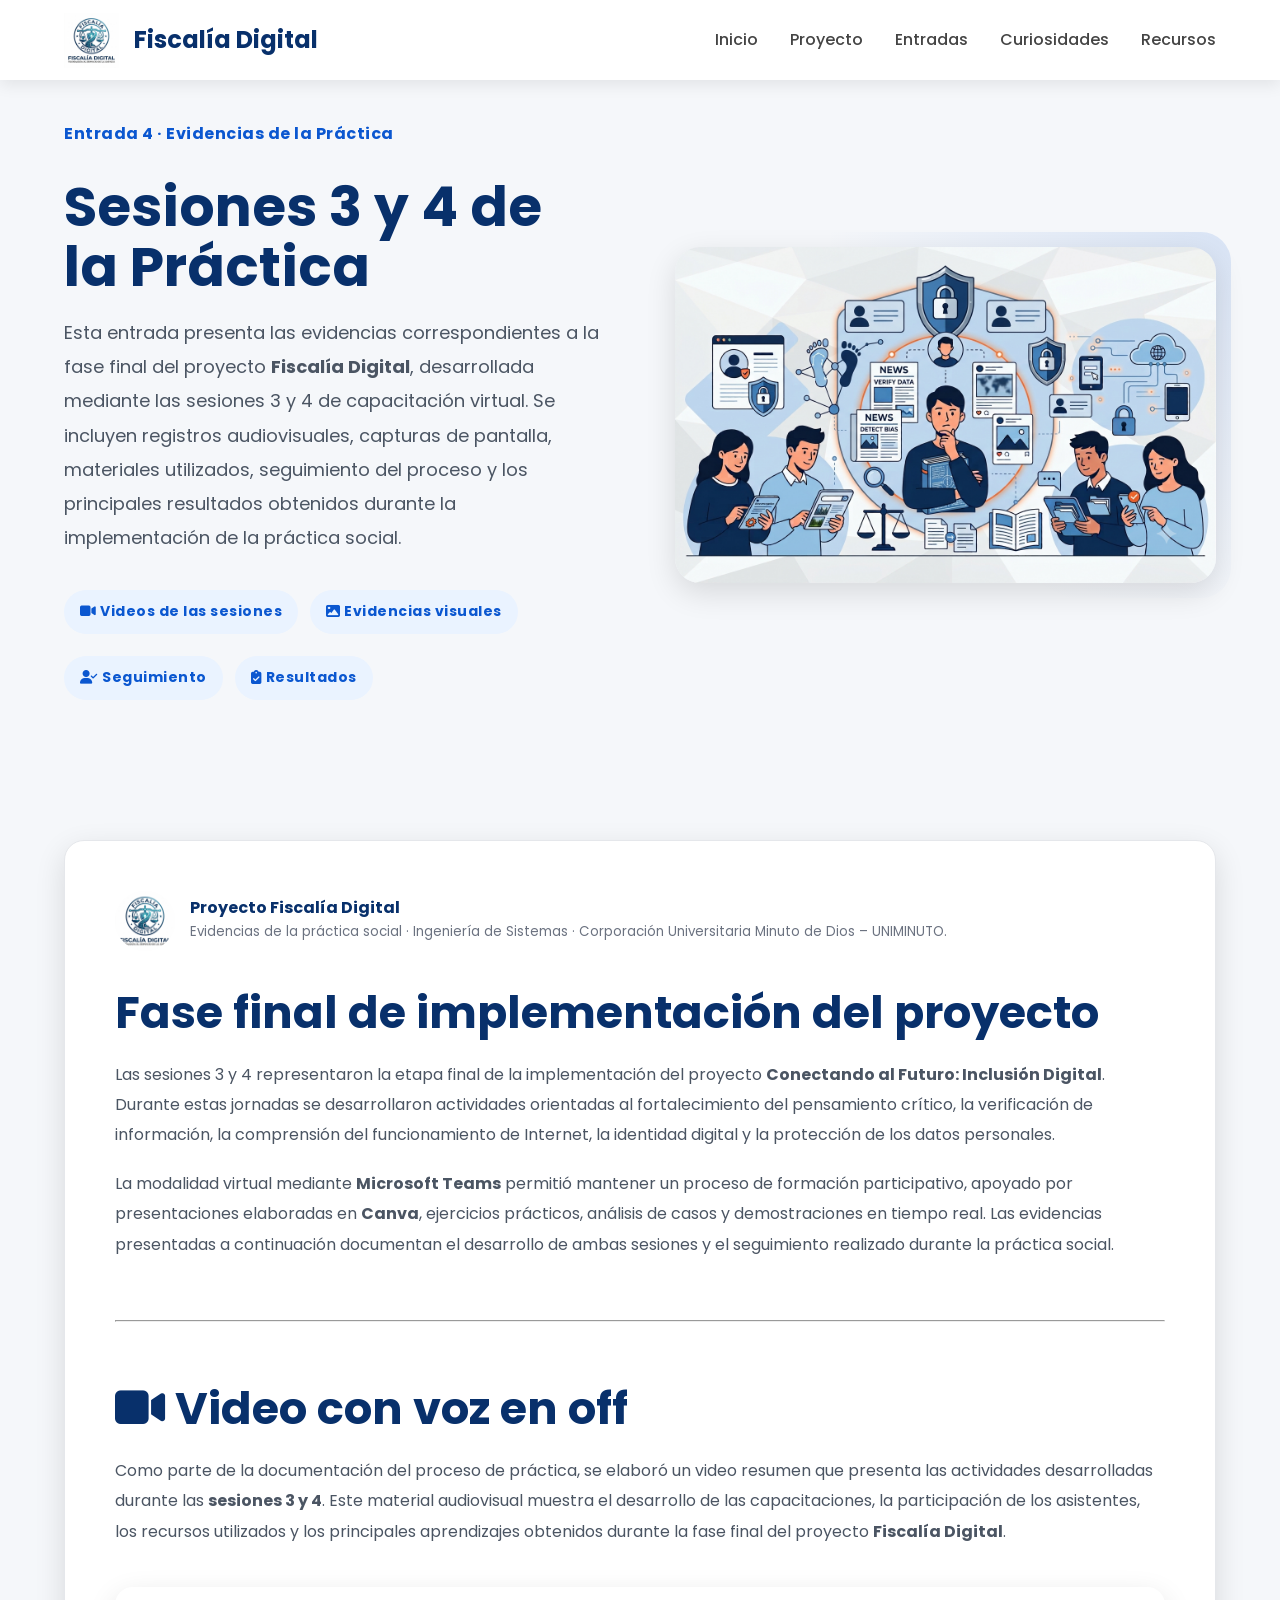
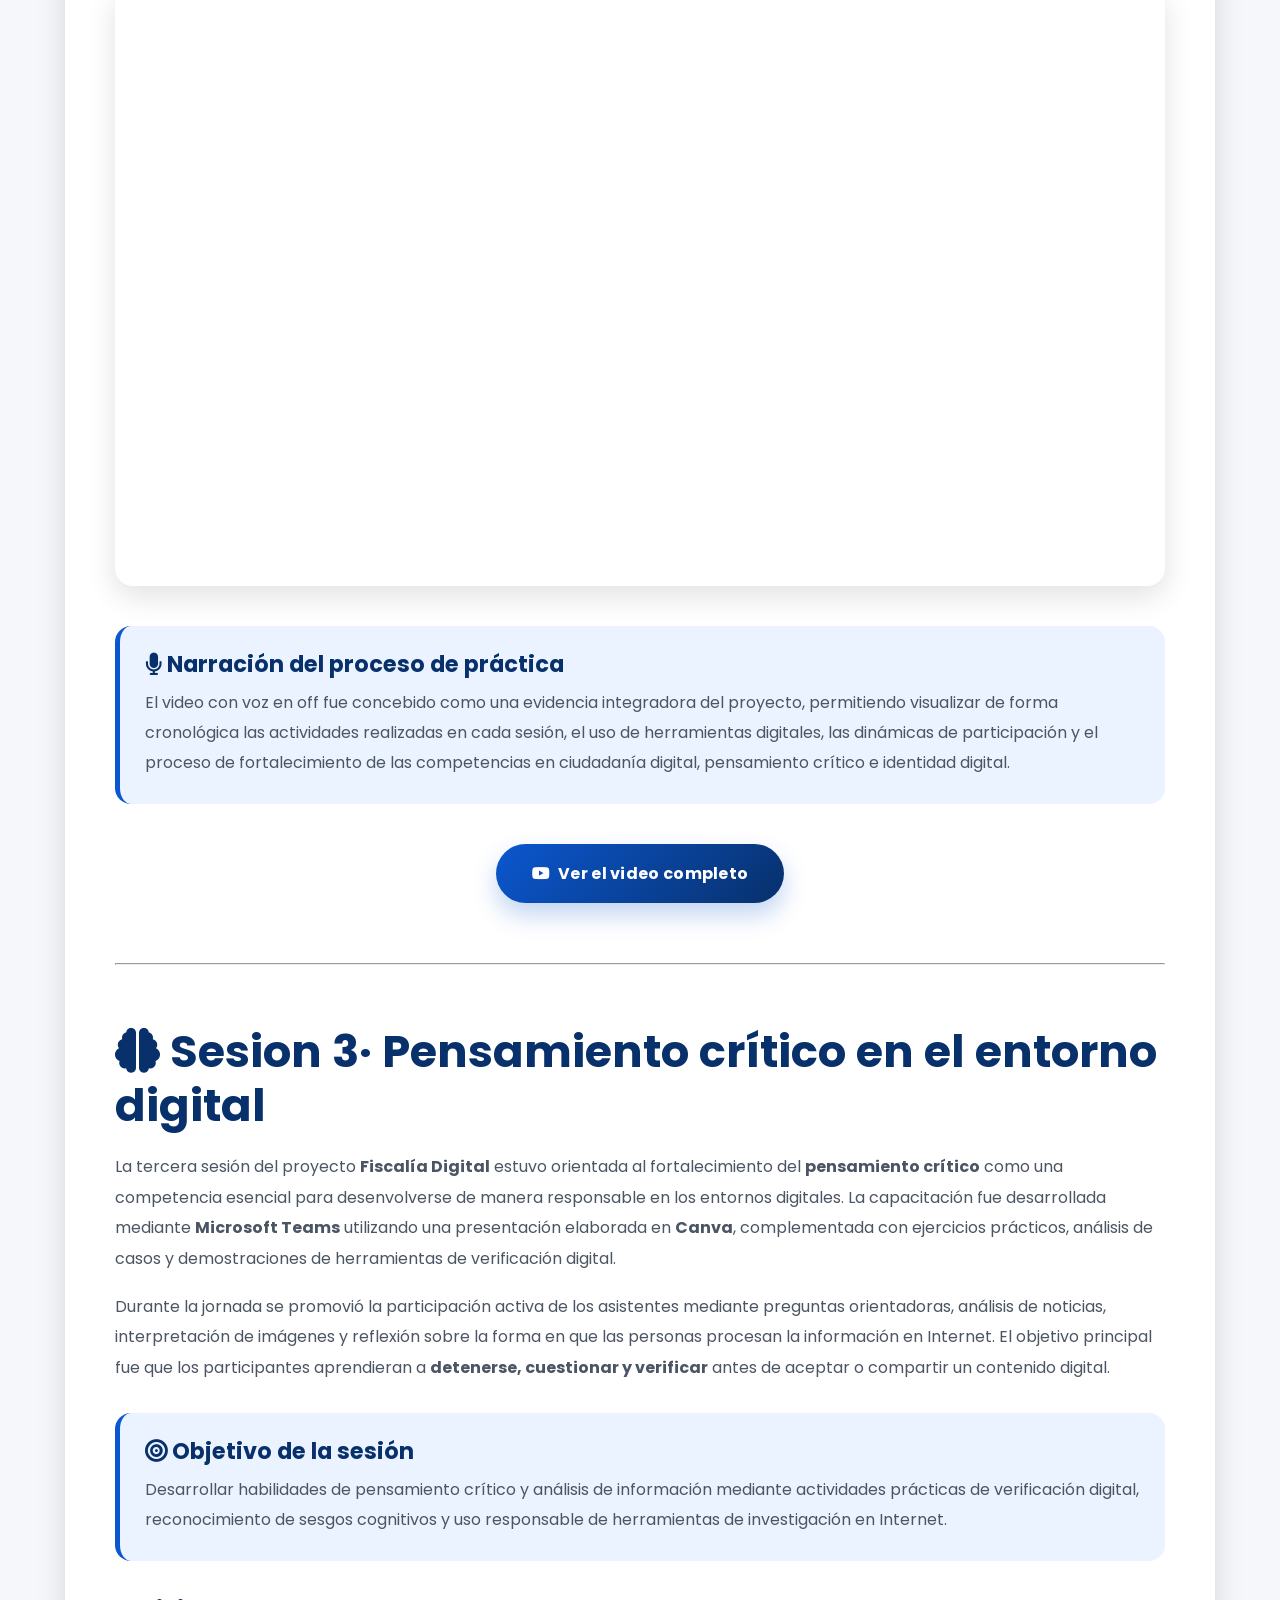
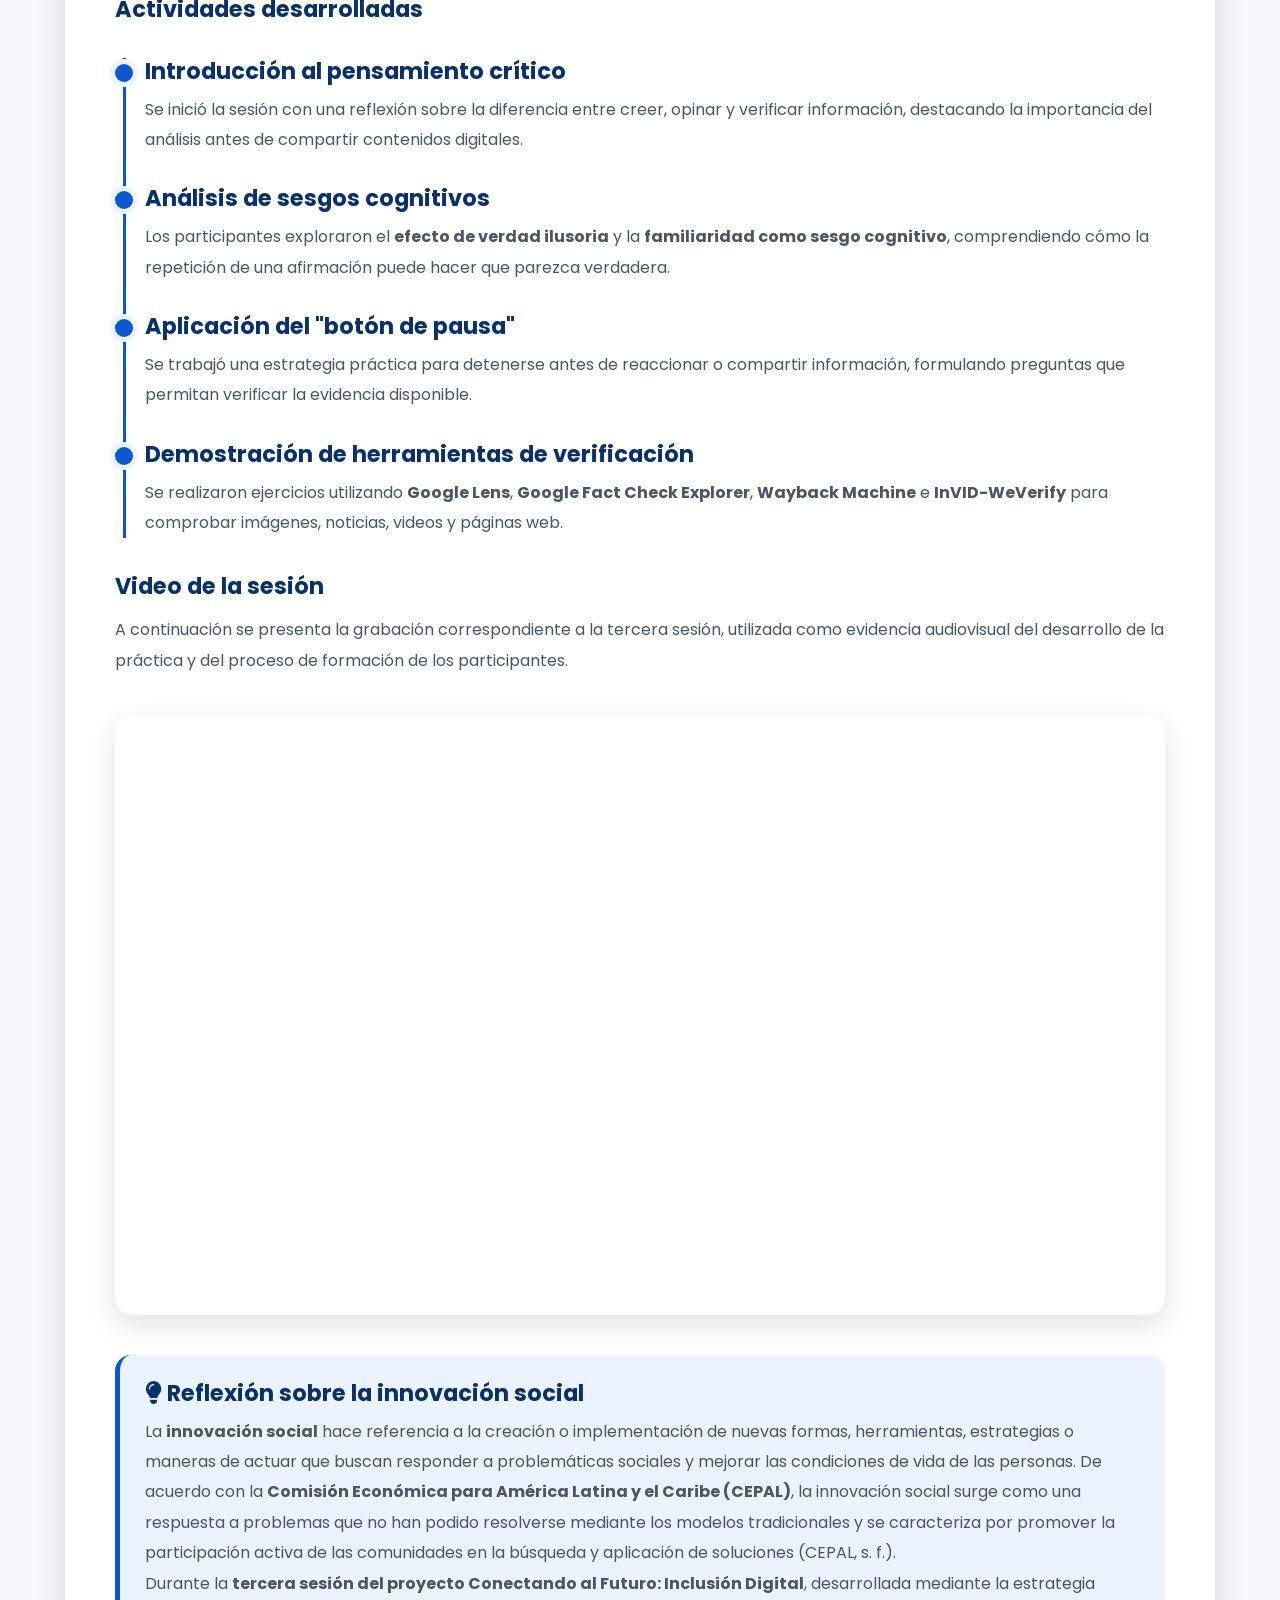
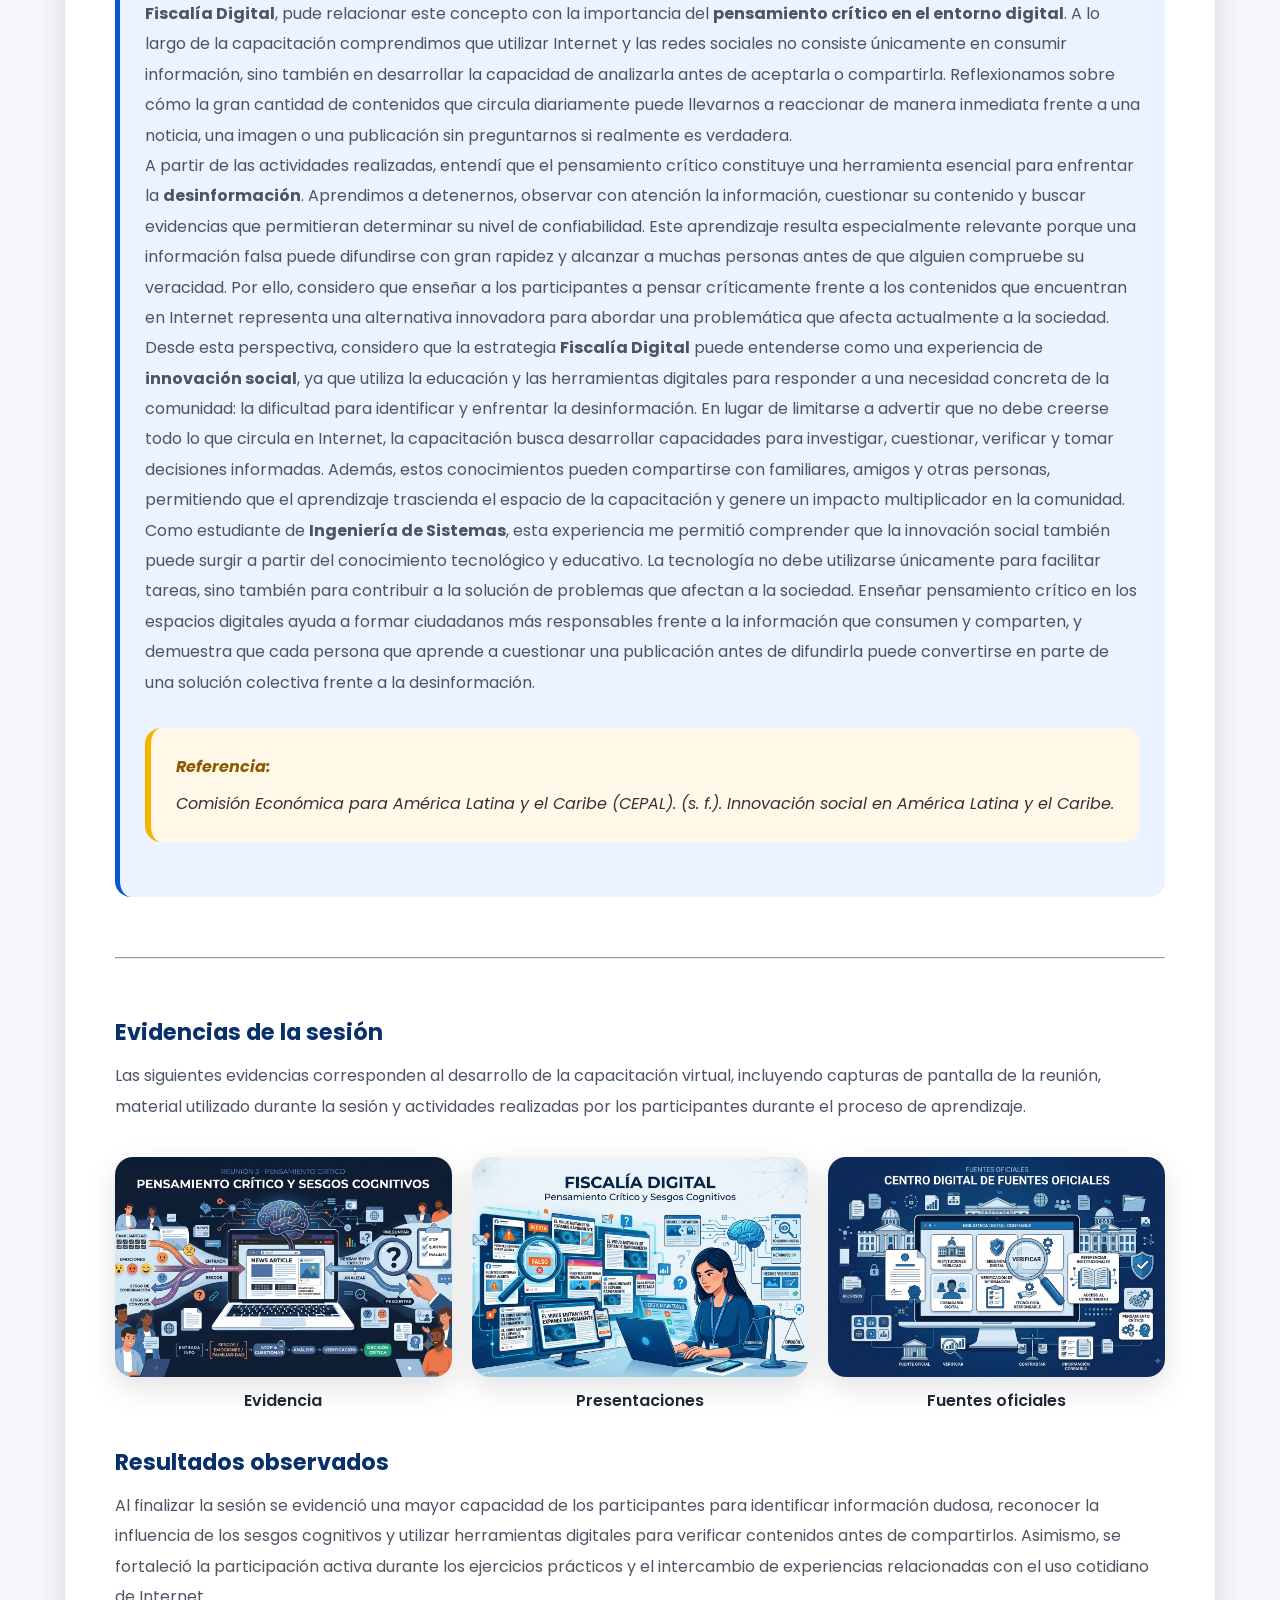
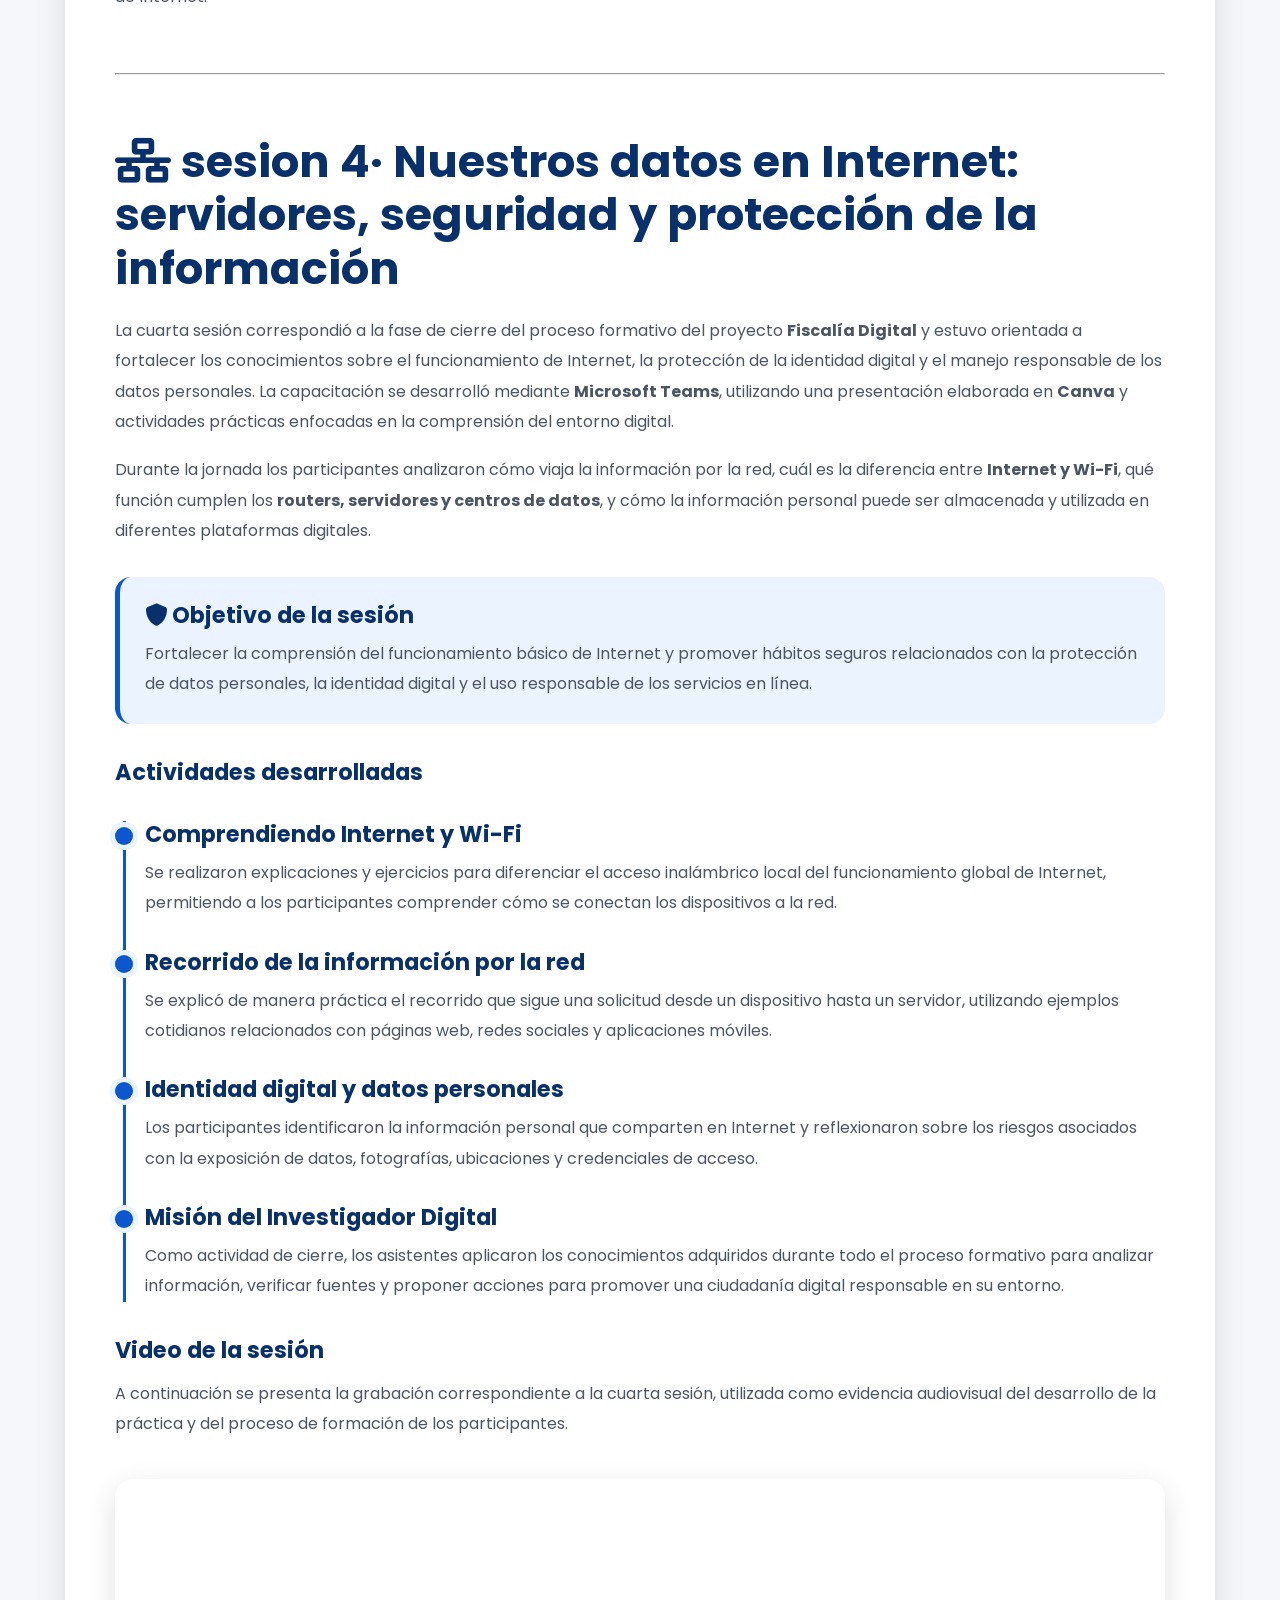
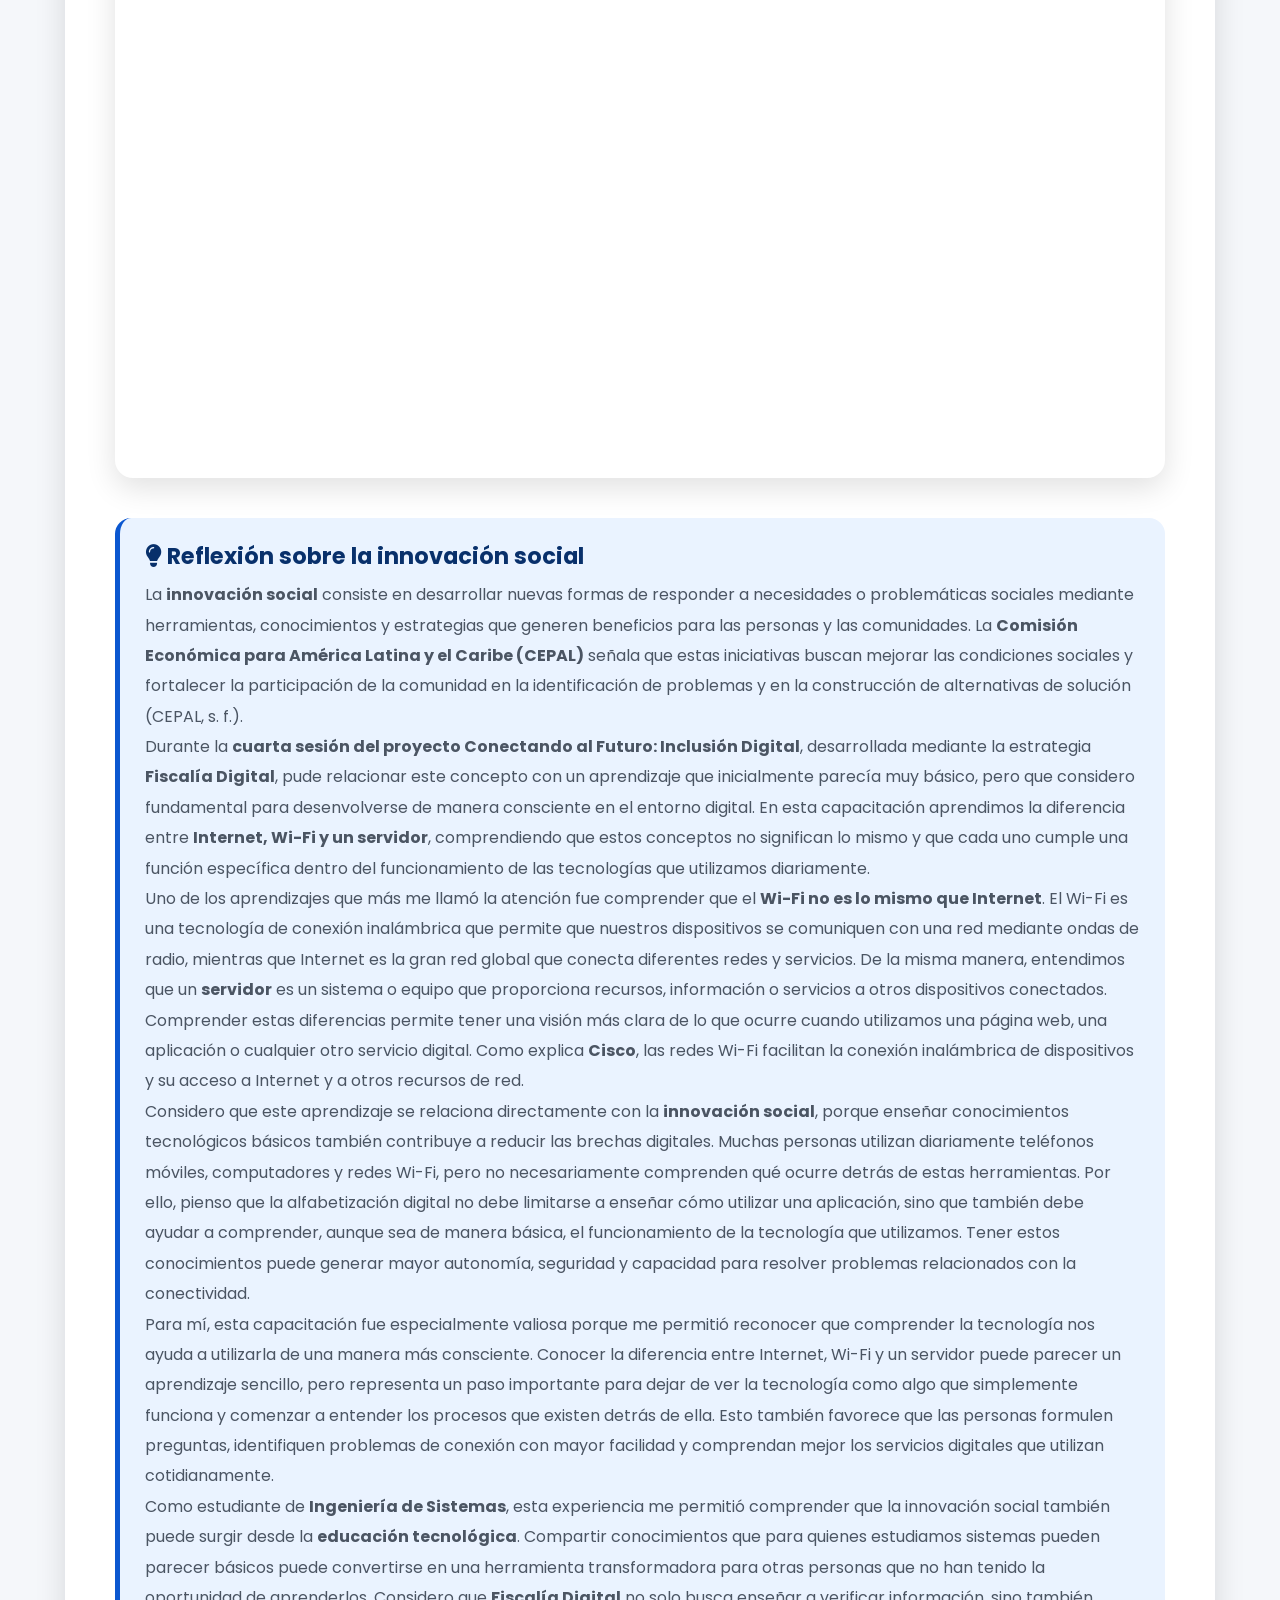
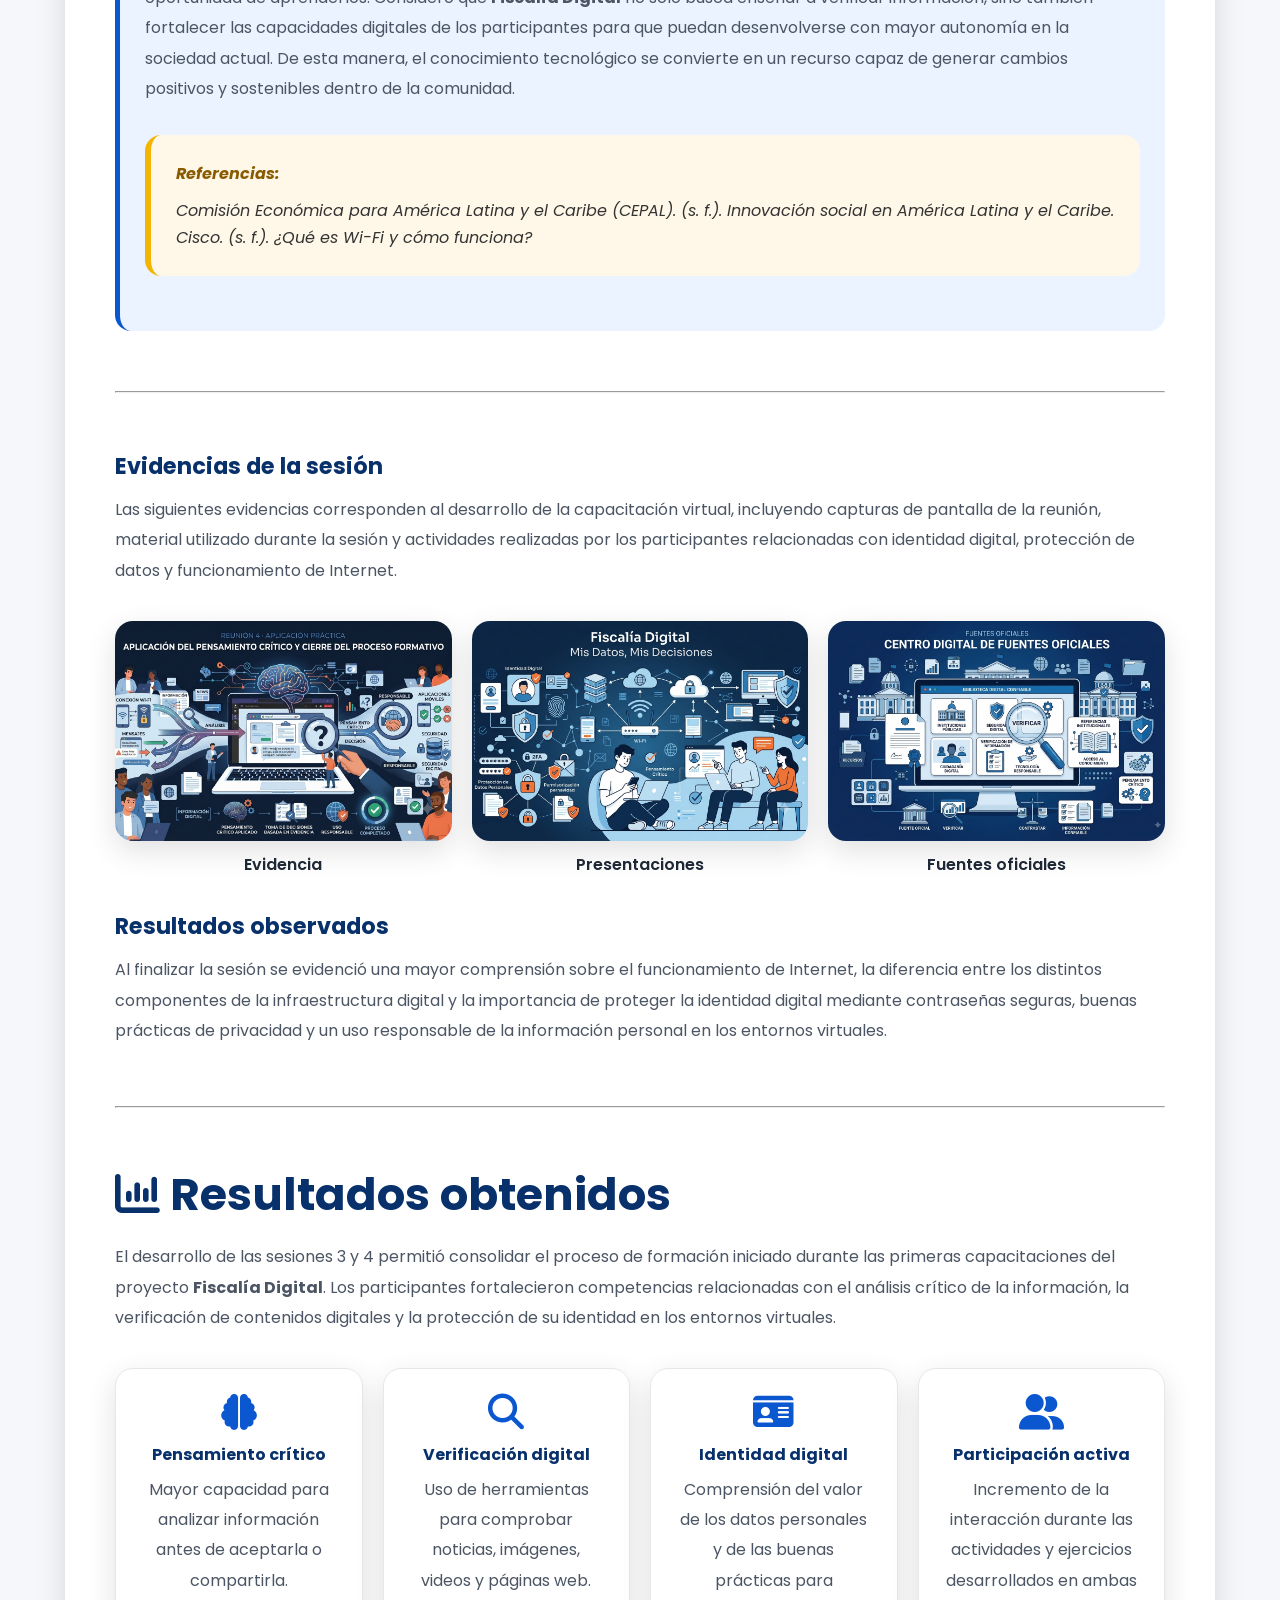
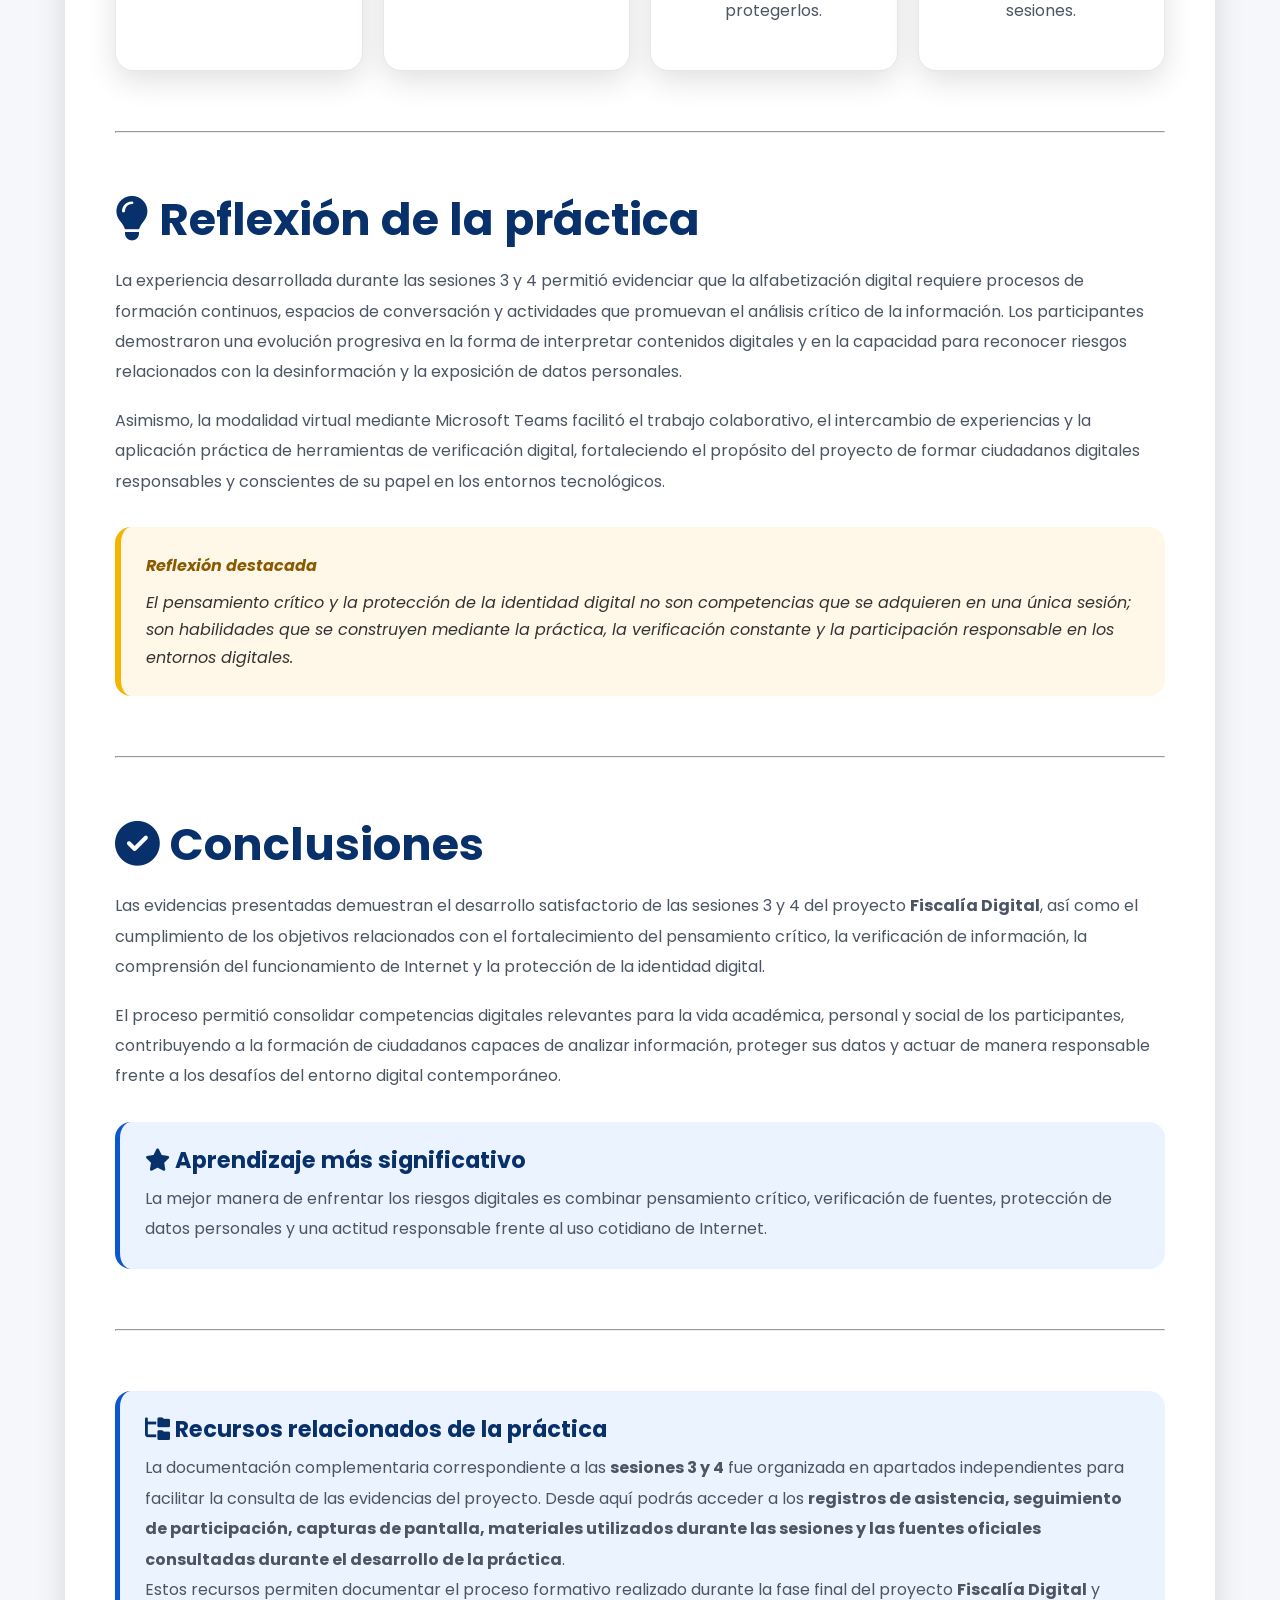
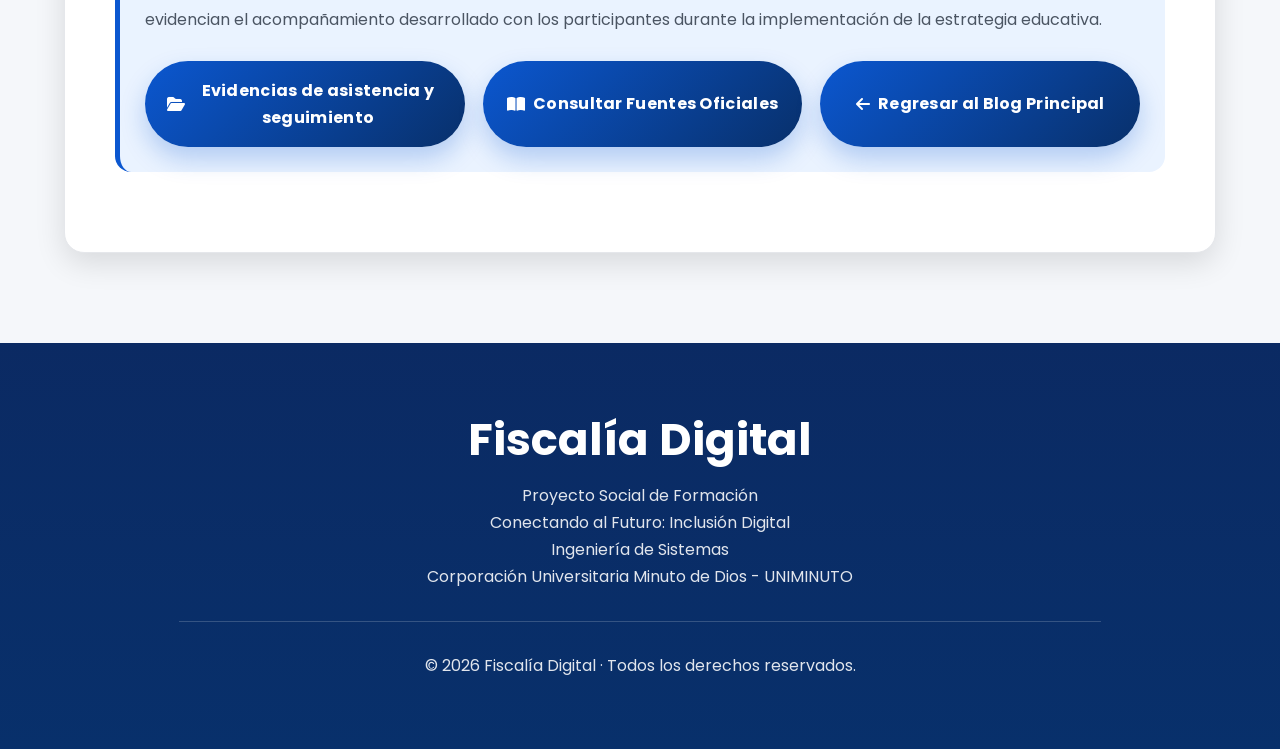
<file: entradas/entrada4.html>
<!DOCTYPE html>

<html lang="es">

<head>


<meta charset="UTF-8">
<meta name="viewport" content="width=device-width, initial-scale=1.0">

<title>Entrada 4 | Evidencias de las Sesiones 3 y 4 de la Práctica</title>

<link rel="icon" href="../img/favicon.png">

<!-- Google Fonts -->
<link rel="preconnect" href="https://fonts.googleapis.com">
<link rel="preconnect" href="https://fonts.gstatic.com" crossorigin>

<link href="https://fonts.googleapis.com/css2?family=Poppins:wght@300;400;500;600;700;800&display=swap"
    rel="stylesheet">

<!-- Font Awesome -->
<link rel="stylesheet"
    href="https://cdnjs.cloudflare.com/ajax/libs/font-awesome/6.7.2/css/all.min.css">

<!-- CSS -->
<link rel="stylesheet" href="../css/estilos.css">


</head>

<body>


<!-- ================= HEADER ================= -->

<header>

    <nav class="navbar">

        <div class="logo">

            <img src="../img/logo.png" alt="Fiscalía Digital">

            <h2>Fiscalía Digital</h2>

        </div>

        <ul class="menu">

            <li><a href="../index.html">Inicio</a></li>
            <li><a href="../index.html#proyecto">Proyecto</a></li>
            <li><a href="../index.html#entradas">Entradas</a></li>
            <li><a href="../index.html#curiosidades">Curiosidades</a></li>
            <li><a href="../index.html#recursos">Recursos</a></li>

        </ul>

        <div class="menu-responsive">

            <i class="fa-solid fa-bars"></i>

        </div>

    </nav>

</header>

<!-- ================= HERO ================= -->

<section class="hero hero-articulo">

    <div class="hero-texto">

        <span>Entrada 4 · Evidencias de la Práctica</span>

        <h1>Sesiones 3 y 4 de la Práctica</h1>

        <p>

            Esta entrada presenta las evidencias correspondientes a la fase
            final del proyecto <strong>Fiscalía Digital</strong>, desarrollada
            mediante las sesiones 3 y 4 de capacitación virtual. Se incluyen
            registros audiovisuales, capturas de pantalla, materiales utilizados,
            seguimiento del proceso y los principales resultados obtenidos durante
            la implementación de la práctica social.

        </p>

        <div class="badges">

            <span class="badge"><i class="fa-solid fa-video"></i> Videos de las sesiones</span>
            <span class="badge"><i class="fa-solid fa-image"></i> Evidencias visuales</span>
            <span class="badge"><i class="fa-solid fa-user-check"></i> Seguimiento</span>
            <span class="badge"><i class="fa-solid fa-clipboard-check"></i> Resultados</span>

        </div>

    </div>

    <div class="hero-imagen">

        <img src="../img/Entrada4f.png"
            alt="Evidencias de las sesiones 3 y 4 del proyecto Fiscalía Digital">

    </div>

</section>

<!-- ================= CONTENIDO ================= -->

<section>

    <div class="contenedor">

        <article class="card articulo">

            <div class="autor">

                <img src="../img/logo.png"
                    alt="Proyecto Fiscalía Digital">

                <div>

                    <h4>Proyecto Fiscalía Digital</h4>

                    <small>

                        Evidencias de la práctica social · Ingeniería de Sistemas ·
                        Corporación Universitaria Minuto de Dios – UNIMINUTO.

                    </small>

                </div>

            </div>

            <h2>Fase final de implementación del proyecto</h2>

            <p>

                Las sesiones 3 y 4 representaron la etapa final de la implementación
                del proyecto <strong>Conectando al Futuro: Inclusión Digital</strong>.
                Durante estas jornadas se desarrollaron actividades orientadas al
                fortalecimiento del pensamiento crítico, la verificación de información,
                la comprensión del funcionamiento de Internet, la identidad digital y la
                protección de los datos personales.

            </p>

            <p>

                La modalidad virtual mediante <strong>Microsoft Teams</strong> permitió
                mantener un proceso de formación participativo, apoyado por presentaciones
                elaboradas en <strong>Canva</strong>, ejercicios prácticos, análisis de
                casos y demostraciones en tiempo real. Las evidencias presentadas a
                continuación documentan el desarrollo de ambas sesiones y el seguimiento
                realizado durante la práctica social.

            </p>

            <hr class="divisor"/>

<!-- ================= VIDEO GENERAL ================= -->

            <h2>

                <i class="fa-solid fa-video"></i>

                Video con voz en off

            </h2>

            <p>

                Como parte de la documentación del proceso de práctica, se
                elaboró un video resumen que presenta las actividades
                desarrolladas durante las <strong>sesiones 3 y 4</strong>.
                Este material audiovisual muestra el desarrollo de las
                capacitaciones, la participación de los asistentes, los
                recursos utilizados y los principales aprendizajes obtenidos
                durante la fase final del proyecto <strong>Fiscalía Digital</strong>.

            </p>

            <div class="video">

                <iframe
                    src="https://www.youtube.com/embed/xIy9MzB_R70"
                    title="Resumen audiovisual de las sesiones 3 y 4 del proyecto Fiscalía Digital"
                    allowfullscreen>

                </iframe>

            </div>

            <div class="destacado">

                <h3>

                    <i class="fa-solid fa-microphone"></i>

                    Narración del proceso de práctica

                </h3>

                <p>

                    El video con voz en off fue concebido como una evidencia
                    integradora del proyecto, permitiendo visualizar de forma
                    cronológica las actividades realizadas en cada sesión, el
                    uso de herramientas digitales, las dinámicas de
                    participación y el proceso de fortalecimiento de las
                    competencias en ciudadanía digital, pensamiento crítico e
                    identidad digital.

                </p>

            </div>

            <div class="texto-centro mt-4">

                <a href="https://www.youtube.com/embed/xIy9MzB_R70" target="_blank" class="btn-principal">

                    <i class="fa-brands fa-youtube"></i>

                    Ver el video completo

                </a>

            </div>

            <hr class="divisor"/>

            
            <!-- ================= SESIÓN 3 ================= -->

            <h2>

                <i class="fa-solid fa-brain"></i>


                Sesion 3· Pensamiento crítico en el entorno digital

                
            </h2>

            <p>

                La tercera sesión del proyecto <strong>Fiscalía Digital</strong>
                estuvo orientada al fortalecimiento del
                <strong>pensamiento crítico</strong> como una competencia
                esencial para desenvolverse de manera responsable en los
                entornos digitales. La capacitación fue desarrollada mediante
                <strong>Microsoft Teams</strong> utilizando una presentación
                elaborada en <strong>Canva</strong>, complementada con
                ejercicios prácticos, análisis de casos y demostraciones de
                herramientas de verificación digital.

            </p>

            <p>

                Durante la jornada se promovió la participación activa de los
                asistentes mediante preguntas orientadoras, análisis de
                noticias, interpretación de imágenes y reflexión sobre la
                forma en que las personas procesan la información en Internet.
                El objetivo principal fue que los participantes aprendieran a
                <strong>detenerse, cuestionar y verificar</strong> antes de
                aceptar o compartir un contenido digital.

            </p>

            <div class="destacado">

                <h3>

                    <i class="fa-solid fa-bullseye"></i>

                    Objetivo de la sesión

                </h3>

                <p>

                    Desarrollar habilidades de pensamiento crítico y análisis
                    de información mediante actividades prácticas de
                    verificación digital, reconocimiento de sesgos cognitivos
                    y uso responsable de herramientas de investigación en
                    Internet.

                </p>

            </div>

            <h3>Actividades desarrolladas</h3>

            <div class="timeline">

                <div class="timeline-item">

                    <h3>Introducción al pensamiento crítico</h3>

                    <p>

                        Se inició la sesión con una reflexión sobre la
                        diferencia entre creer, opinar y verificar
                        información, destacando la importancia del análisis
                        antes de compartir contenidos digitales.

                    </p>

                </div>

                <div class="timeline-item">

                    <h3>Análisis de sesgos cognitivos</h3>

                    <p>

                        Los participantes exploraron el
                        <strong>efecto de verdad ilusoria</strong> y la
                        <strong>familiaridad como sesgo cognitivo</strong>,
                        comprendiendo cómo la repetición de una afirmación
                        puede hacer que parezca verdadera.

                    </p>

                </div>

                <div class="timeline-item">

                    <h3>Aplicación del "botón de pausa"</h3>

                    <p>

                        Se trabajó una estrategia práctica para detenerse
                        antes de reaccionar o compartir información,
                        formulando preguntas que permitan verificar la
                        evidencia disponible.

                    </p>

                </div>

                <div class="timeline-item">

                    <h3>Demostración de herramientas de verificación</h3>

                    <p>

                        Se realizaron ejercicios utilizando
                        <strong>Google Lens</strong>,
                        <strong>Google Fact Check Explorer</strong>,
                        <strong>Wayback Machine</strong> e
                        <strong>InVID-WeVerify</strong> para comprobar
                        imágenes, noticias, videos y páginas web.

                    </p>

                </div>

            </div>

            <h3>Video de la sesión</h3>

            <p>

                A continuación se presenta la grabación correspondiente a la
                tercera sesión, utilizada como evidencia audiovisual del
                desarrollo de la práctica y del proceso de formación de los
                participantes.

            </p>

            <div class="video">

                <iframe
    src="https://www.youtube.com/embed/rAyiB0BjlCU?si=7AJ3FESClGFNFMO-"
    title="Grabación de la Sesión 3 del proyecto Fiscalía Digital"
    allowfullscreen>
</iframe>

               

            </div>

            
    <!-- ================= REFLEXIÓN SOBRE INNOVACIÓN SOCIAL ================= -->

    <div class="destacado">

        <h3>

            <i class="fa-solid fa-lightbulb"></i>

            Reflexión sobre la innovación social

        </h3>

        <p>

            La <strong>innovación social</strong> hace referencia a la
            creación o implementación de nuevas formas, herramientas,
            estrategias o maneras de actuar que buscan responder a
            problemáticas sociales y mejorar las condiciones de vida de las
            personas. De acuerdo con la
            <strong>Comisión Económica para América Latina y el Caribe
            (CEPAL)</strong>, la innovación social surge como una respuesta a
            problemas que no han podido resolverse mediante los modelos
            tradicionales y se caracteriza por promover la participación
            activa de las comunidades en la búsqueda y aplicación de
            soluciones (CEPAL, s. f.).

        </p>

        <p>

            Durante la <strong>tercera sesión del proyecto Conectando al
            Futuro: Inclusión Digital</strong>, desarrollada mediante la
            estrategia <strong>Fiscalía Digital</strong>, pude relacionar
            este concepto con la importancia del
            <strong>pensamiento crítico en el entorno digital</strong>. A lo
            largo de la capacitación comprendimos que utilizar Internet y
            las redes sociales no consiste únicamente en consumir
            información, sino también en desarrollar la capacidad de
            analizarla antes de aceptarla o compartirla. Reflexionamos sobre
            cómo la gran cantidad de contenidos que circula diariamente puede
            llevarnos a reaccionar de manera inmediata frente a una noticia,
            una imagen o una publicación sin preguntarnos si realmente es
            verdadera.

        </p>

        <p>

            A partir de las actividades realizadas, entendí que el
            pensamiento crítico constituye una herramienta esencial para
            enfrentar la <strong>desinformación</strong>. Aprendimos a
            detenernos, observar con atención la información, cuestionar su
            contenido y buscar evidencias que permitieran determinar su nivel
            de confiabilidad. Este aprendizaje resulta especialmente
            relevante porque una información falsa puede difundirse con gran
            rapidez y alcanzar a muchas personas antes de que alguien
            compruebe su veracidad. Por ello, considero que enseñar a los
            participantes a pensar críticamente frente a los contenidos que
            encuentran en Internet representa una alternativa innovadora para
            abordar una problemática que afecta actualmente a la sociedad.

        </p>

        <p>

            Desde esta perspectiva, considero que la estrategia
            <strong>Fiscalía Digital</strong> puede entenderse como una
            experiencia de <strong>innovación social</strong>, ya que utiliza
            la educación y las herramientas digitales para responder a una
            necesidad concreta de la comunidad: la dificultad para
            identificar y enfrentar la desinformación. En lugar de limitarse
            a advertir que no debe creerse todo lo que circula en Internet,
            la capacitación busca desarrollar capacidades para investigar,
            cuestionar, verificar y tomar decisiones informadas. Además,
            estos conocimientos pueden compartirse con familiares, amigos y
            otras personas, permitiendo que el aprendizaje trascienda el
            espacio de la capacitación y genere un impacto multiplicador en
            la comunidad.

        </p>

        <p>

            Como estudiante de <strong>Ingeniería de Sistemas</strong>, esta
            experiencia me permitió comprender que la innovación social
            también puede surgir a partir del conocimiento tecnológico y
            educativo. La tecnología no debe utilizarse únicamente para
            facilitar tareas, sino también para contribuir a la solución de
            problemas que afectan a la sociedad. Enseñar pensamiento crítico
            en los espacios digitales ayuda a formar ciudadanos más
            responsables frente a la información que consumen y comparten, y
            demuestra que cada persona que aprende a cuestionar una
            publicación antes de difundirla puede convertirse en parte de una
            solución colectiva frente a la desinformación.

        </p>

        <div class="cita">

            <strong>Referencia:</strong> Comisión Económica para América
            Latina y el Caribe (CEPAL). (s. f.).
            <em>Innovación social en América Latina y el Caribe</em>.

        </div>

    </div>

    <hr class="divisor"/>



            <h3>Evidencias de la sesión</h3>

            <p>

                Las siguientes evidencias corresponden al desarrollo de la
                capacitación virtual, incluyendo capturas de pantalla de la
                reunión, material utilizado durante la sesión y actividades
                realizadas por los participantes durante el proceso de
                aprendizaje.

            </p>

            <div class="galeria">

    <figure class="galeria-item">
        <a href="../recursos/reunion3.html">
            <img src="../img/reunion3-hero.jpg"
                 alt="Desarrollo de la sesión 3">
        </a>
        <figcaption>Evidencia</figcaption>
    </figure>

    <figure class="galeria-item">
        <a href="../recursos/presentaciones.html">
            <img src="../img/recursos.3.png"
                 alt="Presentación utilizada durante la sesión 3">
        </a>
        <figcaption>Presentaciones</figcaption>
    </figure>

    <figure class="galeria-item">
        <a href="../recursos/fuentes.html">
            <img src="../img/referencias.png"
                 alt="Fuentes oficiales de verificación">
        </a>
        <figcaption>Fuentes oficiales</figcaption>
    </figure>

</div>

            <h3>Resultados observados</h3>

            <p>

                Al finalizar la sesión se evidenció una mayor capacidad de
                los participantes para identificar información dudosa,
                reconocer la influencia de los sesgos cognitivos y utilizar
                herramientas digitales para verificar contenidos antes de
                compartirlos. Asimismo, se fortaleció la participación activa
                durante los ejercicios prácticos y el intercambio de
                experiencias relacionadas con el uso cotidiano de Internet.

            </p>

            <hr class="divisor"/>


            
            <!-- ================= SESIÓN 4 ================= -->

            <h2>

                <i class="fa-solid fa-network-wired"></i>

                sesion 4· Nuestros datos en Internet: servidores, seguridad y protección de la información

            </h2>

            <p>

                La cuarta sesión correspondió a la fase de cierre del proceso
                formativo del proyecto <strong>Fiscalía Digital</strong> y
                estuvo orientada a fortalecer los conocimientos sobre el
                funcionamiento de Internet, la protección de la identidad
                digital y el manejo responsable de los datos personales.
                La capacitación se desarrolló mediante
                <strong>Microsoft Teams</strong>, utilizando una presentación
                elaborada en <strong>Canva</strong> y actividades prácticas
                enfocadas en la comprensión del entorno digital.

            </p>

            <p>

                Durante la jornada los participantes analizaron cómo viaja la
                información por la red, cuál es la diferencia entre
                <strong>Internet y Wi-Fi</strong>, qué función cumplen los
                <strong>routers, servidores y centros de datos</strong>, y
                cómo la información personal puede ser almacenada y utilizada
                en diferentes plataformas digitales.

            </p>

            <div class="destacado">

                <h3>

                    <i class="fa-solid fa-shield"></i>

                    Objetivo de la sesión

                </h3>

                <p>

                    Fortalecer la comprensión del funcionamiento básico de
                    Internet y promover hábitos seguros relacionados con la
                    protección de datos personales, la identidad digital y el
                    uso responsable de los servicios en línea.

                </p>

            </div>

            <h3>Actividades desarrolladas</h3>

            <div class="timeline">

                <div class="timeline-item">

                    <h3>Comprendiendo Internet y Wi-Fi</h3>

                    <p>

                        Se realizaron explicaciones y ejercicios para
                        diferenciar el acceso inalámbrico local del
                        funcionamiento global de Internet, permitiendo a los
                        participantes comprender cómo se conectan los
                        dispositivos a la red.

                    </p>

                </div>

                <div class="timeline-item">

                    <h3>Recorrido de la información por la red</h3>

                    <p>

                        Se explicó de manera práctica el recorrido que sigue
                        una solicitud desde un dispositivo hasta un servidor,
                        utilizando ejemplos cotidianos relacionados con
                        páginas web, redes sociales y aplicaciones móviles.

                    </p>

                </div>

                <div class="timeline-item">

                    <h3>Identidad digital y datos personales</h3>

                    <p>

                        Los participantes identificaron la información
                        personal que comparten en Internet y reflexionaron
                        sobre los riesgos asociados con la exposición de
                        datos, fotografías, ubicaciones y credenciales de
                        acceso.

                    </p>

                </div>

                <div class="timeline-item">

                    <h3>Misión del Investigador Digital</h3>

                    <p>

                        Como actividad de cierre, los asistentes aplicaron
                        los conocimientos adquiridos durante todo el proceso
                        formativo para analizar información, verificar
                        fuentes y proponer acciones para promover una
                        ciudadanía digital responsable en su entorno.

                    </p>

                </div>

            </div>

            <h3>Video de la sesión</h3>

            <p>

                A continuación se presenta la grabación correspondiente a la
                cuarta sesión, utilizada como evidencia audiovisual del
                desarrollo de la práctica y del proceso de formación de los
                participantes.

            </p>

            <div class="video">

                <iframe
                    src="https://www.youtube.com/embed/ILJuUQOxJN4?si=u4FzzLcuRPXAfa1U"
                    title="Grabación de la Sesión 4 del proyecto Fiscalía Digital"
                    allowfullscreen>

                </iframe>

            </div>

            
    <!-- ================= REFLEXIÓN SOBRE INNOVACIÓN SOCIAL ================= -->

    <div class="destacado">

        <h3>

            <i class="fa-solid fa-lightbulb"></i>

            Reflexión sobre la innovación social

        </h3>

        <p>

            La <strong>innovación social</strong> consiste en desarrollar
            nuevas formas de responder a necesidades o problemáticas
            sociales mediante herramientas, conocimientos y estrategias que
            generen beneficios para las personas y las comunidades. La
            <strong>Comisión Económica para América Latina y el Caribe
            (CEPAL)</strong> señala que estas iniciativas buscan mejorar las
            condiciones sociales y fortalecer la participación de la
            comunidad en la identificación de problemas y en la construcción
            de alternativas de solución (CEPAL, s. f.).

        </p>

        <p>

            Durante la <strong>cuarta sesión del proyecto Conectando al
            Futuro: Inclusión Digital</strong>, desarrollada mediante la
            estrategia <strong>Fiscalía Digital</strong>, pude relacionar
            este concepto con un aprendizaje que inicialmente parecía muy
            básico, pero que considero fundamental para desenvolverse de
            manera consciente en el entorno digital. En esta capacitación
            aprendimos la diferencia entre <strong>Internet, Wi-Fi y un
            servidor</strong>, comprendiendo que estos conceptos no
            significan lo mismo y que cada uno cumple una función específica
            dentro del funcionamiento de las tecnologías que utilizamos
            diariamente.

        </p>

        <p>

            Uno de los aprendizajes que más me llamó la atención fue
            comprender que el <strong>Wi-Fi no es lo mismo que
            Internet</strong>. El Wi-Fi es una tecnología de conexión
            inalámbrica que permite que nuestros dispositivos se comuniquen
            con una red mediante ondas de radio, mientras que Internet es la
            gran red global que conecta diferentes redes y servicios. De la
            misma manera, entendimos que un <strong>servidor</strong> es un
            sistema o equipo que proporciona recursos, información o
            servicios a otros dispositivos conectados. Comprender estas
            diferencias permite tener una visión más clara de lo que ocurre
            cuando utilizamos una página web, una aplicación o cualquier
            otro servicio digital. Como explica <strong>Cisco</strong>, las
            redes Wi-Fi facilitan la conexión inalámbrica de dispositivos y
            su acceso a Internet y a otros recursos de red.

        </p>

        <p>

            Considero que este aprendizaje se relaciona directamente con la
            <strong>innovación social</strong>, porque enseñar conocimientos
            tecnológicos básicos también contribuye a reducir las brechas
            digitales. Muchas personas utilizan diariamente teléfonos
            móviles, computadores y redes Wi-Fi, pero no necesariamente
            comprenden qué ocurre detrás de estas herramientas. Por ello,
            pienso que la alfabetización digital no debe limitarse a enseñar
            cómo utilizar una aplicación, sino que también debe ayudar a
            comprender, aunque sea de manera básica, el funcionamiento de la
            tecnología que utilizamos. Tener estos conocimientos puede
            generar mayor autonomía, seguridad y capacidad para resolver
            problemas relacionados con la conectividad.

        </p>

        <p>

            Para mí, esta capacitación fue especialmente valiosa porque me
            permitió reconocer que comprender la tecnología nos ayuda a
            utilizarla de una manera más consciente. Conocer la diferencia
            entre Internet, Wi-Fi y un servidor puede parecer un aprendizaje
            sencillo, pero representa un paso importante para dejar de ver
            la tecnología como algo que simplemente funciona y comenzar a
            entender los procesos que existen detrás de ella. Esto también
            favorece que las personas formulen preguntas, identifiquen
            problemas de conexión con mayor facilidad y comprendan mejor los
            servicios digitales que utilizan cotidianamente.

        </p>

        <p>

            Como estudiante de <strong>Ingeniería de Sistemas</strong>, esta
            experiencia me permitió comprender que la innovación social
            también puede surgir desde la <strong>educación
            tecnológica</strong>. Compartir conocimientos que para quienes
            estudiamos sistemas pueden parecer básicos puede convertirse en
            una herramienta transformadora para otras personas que no han
            tenido la oportunidad de aprenderlos. Considero que
            <strong>Fiscalía Digital</strong> no solo busca enseñar a
            verificar información, sino también fortalecer las capacidades
            digitales de los participantes para que puedan desenvolverse con
            mayor autonomía en la sociedad actual. De esta manera, el
            conocimiento tecnológico se convierte en un recurso capaz de
            generar cambios positivos y sostenibles dentro de la comunidad.

        </p>

        <div class="cita">

            <strong>Referencias:</strong> Comisión Económica para América
            Latina y el Caribe (CEPAL). (s. f.).
            <em>Innovación social en América Latina y el Caribe</em>.
            Cisco. (s. f.).
            <em>¿Qué es Wi-Fi y cómo funciona?</em>

        </div>

    </div>

    <hr class="divisor"/>


            <h3>Evidencias de la sesión</h3>

            <p>

                Las siguientes evidencias corresponden al desarrollo de la
                capacitación virtual, incluyendo capturas de pantalla de la
                reunión, material utilizado durante la sesión y actividades
                realizadas por los participantes relacionadas con identidad
                digital, protección de datos y funcionamiento de Internet.

            </p>

            <div class="galeria">

    <figure class="galeria-item">
        <a href="../recursos/reunion4.html">
            <img src="../img/reunion4-hero.jpg"
                 alt="Desarrollo de la sesión 4">
        </a>
        <figcaption>Evidencia</figcaption>
    </figure>

    <figure class="galeria-item">
        <a href="../recursos/presentaciones.html">
            <img src="../img/recursos.4.png"
                 alt="Presentación utilizada durante la sesión 4">
        </a>
        <figcaption>Presentaciones</figcaption>
    </figure>

    <figure class="galeria-item">
        <a href="../recursos/fuentes.html">
            <img src="../img/referencias.png"
                 alt="Fuentes oficiales de verificación">
        </a>
        <figcaption>Fuentes oficiales</figcaption>
    </figure>

</div>

            <h3>Resultados observados</h3>

            <p>

                Al finalizar la sesión se evidenció una mayor comprensión
                sobre el funcionamiento de Internet, la diferencia entre los
                distintos componentes de la infraestructura digital y la
                importancia de proteger la identidad digital mediante
                contraseñas seguras, buenas prácticas de privacidad y un uso
                responsable de la información personal en los entornos
                virtuales.

            </p>

            <hr class="divisor"/>


                
        
            <!-- ================= RESULTADOS ================= -->

            <h2>

                <i class="fa-solid fa-chart-column"></i>

                Resultados obtenidos

            </h2>

            <p>

                El desarrollo de las sesiones 3 y 4 permitió consolidar el
                proceso de formación iniciado durante las primeras
                capacitaciones del proyecto <strong>Fiscalía Digital</strong>.
                Los participantes fortalecieron competencias relacionadas
                con el análisis crítico de la información, la verificación de
                contenidos digitales y la protección de su identidad en los
                entornos virtuales.

            </p>

            <div class="resultados">

                <div class="resultado">

                    <i class="fa-solid fa-brain"></i>

                    <h4>Pensamiento crítico</h4>

                    <p>

                        Mayor capacidad para analizar información antes de
                        aceptarla o compartirla.

                    </p>

                </div>

                <div class="resultado">

                    <i class="fa-solid fa-magnifying-glass"></i>

                    <h4>Verificación digital</h4>

                    <p>

                        Uso de herramientas para comprobar noticias,
                        imágenes, videos y páginas web.

                    </p>

                </div>

                <div class="resultado">

                    <i class="fa-solid fa-id-card"></i>

                    <h4>Identidad digital</h4>

                    <p>

                        Comprensión del valor de los datos personales y de
                        las buenas prácticas para protegerlos.

                    </p>

                </div>

                <div class="resultado">

                    <i class="fa-solid fa-user-group"></i>

                    <h4>Participación activa</h4>

                    <p>

                        Incremento de la interacción durante las actividades
                        y ejercicios desarrollados en ambas sesiones.

                    </p>

                </div>

            </div>

            <hr class="divisor"/>

            <!-- ================= REFLEXIÓN ================= -->

            <h2>

                <i class="fa-solid fa-lightbulb"></i>

                Reflexión de la práctica

            </h2>

            <p>

                La experiencia desarrollada durante las sesiones 3 y 4
                permitió evidenciar que la alfabetización digital requiere
                procesos de formación continuos, espacios de conversación y
                actividades que promuevan el análisis crítico de la
                información. Los participantes demostraron una evolución
                progresiva en la forma de interpretar contenidos digitales y
                en la capacidad para reconocer riesgos relacionados con la
                desinformación y la exposición de datos personales.

            </p>

            <p>

                Asimismo, la modalidad virtual mediante Microsoft Teams
                facilitó el trabajo colaborativo, el intercambio de
                experiencias y la aplicación práctica de herramientas de
                verificación digital, fortaleciendo el propósito del proyecto
                de formar ciudadanos digitales responsables y conscientes de
                su papel en los entornos tecnológicos.

            </p>

            <div class="cita">

                <strong>Reflexión destacada</strong>

                El pensamiento crítico y la protección de la identidad
                digital no son competencias que se adquieren en una única
                sesión; son habilidades que se construyen mediante la
                práctica, la verificación constante y la participación
                responsable en los entornos digitales.

            </div>

            <hr class="divisor"/>

            <!-- ================= CONCLUSIONES ================= -->

            <h2>

                <i class="fa-solid fa-circle-check"></i>

                Conclusiones

            </h2>

            <p>

                Las evidencias presentadas demuestran el desarrollo
                satisfactorio de las sesiones 3 y 4 del proyecto
                <strong>Fiscalía Digital</strong>, así como el cumplimiento
                de los objetivos relacionados con el fortalecimiento del
                pensamiento crítico, la verificación de información, la
                comprensión del funcionamiento de Internet y la protección de
                la identidad digital.

            </p>

            <p>

                El proceso permitió consolidar competencias digitales
                relevantes para la vida académica, personal y social de los
                participantes, contribuyendo a la formación de ciudadanos
                capaces de analizar información, proteger sus datos y actuar
                de manera responsable frente a los desafíos del entorno
                digital contemporáneo.

            </p>

            <div class="destacado">

                <h3>

                    <i class="fa-solid fa-star"></i>

                    Aprendizaje más significativo

                </h3>

                <p>

                    La mejor manera de enfrentar los riesgos digitales es
                    combinar pensamiento crítico, verificación de fuentes,
                    protección de datos personales y una actitud responsable
                    frente al uso cotidiano de Internet.

                </p>

            </div>

            <hr class="divisor"/>



             
<!-- ================= RECURSOS RELACIONADOS ================= -->

<div class="destacado">


<h3>

    <i class="fa-solid fa-folder-tree"></i>

    Recursos relacionados de la práctica

</h3>

<p>

    La documentación complementaria correspondiente a las
    <strong>sesiones 3 y 4</strong> fue organizada en apartados
    independientes para facilitar la consulta de las evidencias del
    proyecto. Desde aquí podrás acceder a los
    <strong>registros de asistencia, seguimiento de participación,
    capturas de pantalla, materiales utilizados durante las sesiones y
    las fuentes oficiales consultadas durante el desarrollo de la
    práctica</strong>.

</p>

<p>

    Estos recursos permiten documentar el proceso formativo realizado
    durante la fase final del proyecto <strong>Fiscalía Digital</strong>
    y evidencian el acompañamiento desarrollado con los participantes
    durante la implementación de la estrategia educativa.

</p>

<div class="acciones-finales">

    <a href="../recursos/sesiones.html" class="btn-principal">

        <i class="fa-solid fa-folder-open"></i>

        Evidencias de asistencia y seguimiento

    </a>

    <a href="../recursos/fuentes.html" class="btn-principal">

        <i class="fa-solid fa-book-open"></i>

        Consultar Fuentes Oficiales

    </a>

    <a href="../index.html#entradas" class="btn-principal">

        <i class="fa-solid fa-arrow-left"></i>

        Regresar al Blog Principal

    </a>

</div>


</div>


    </article>

</div>


</section>

<!-- ================= FOOTER ================= -->

<footer>


<div class="contenedor-footer">

    <h2>Fiscalía Digital</h2>

    <p>

        Proyecto Social de Formación

        <br>

        Conectando al Futuro: Inclusión Digital

        <br>

        Ingeniería de Sistemas

        <br>

        Corporación Universitaria Minuto de Dios - UNIMINUTO

    </p>

    <hr>

    <p>

        © 2026 Fiscalía Digital · Todos los derechos reservados.

    </p>

</div>


</footer>

<!-- ================= JAVASCRIPT ================= -->

<script src="../js/script.js"></script>

</body>

</html>
</file>
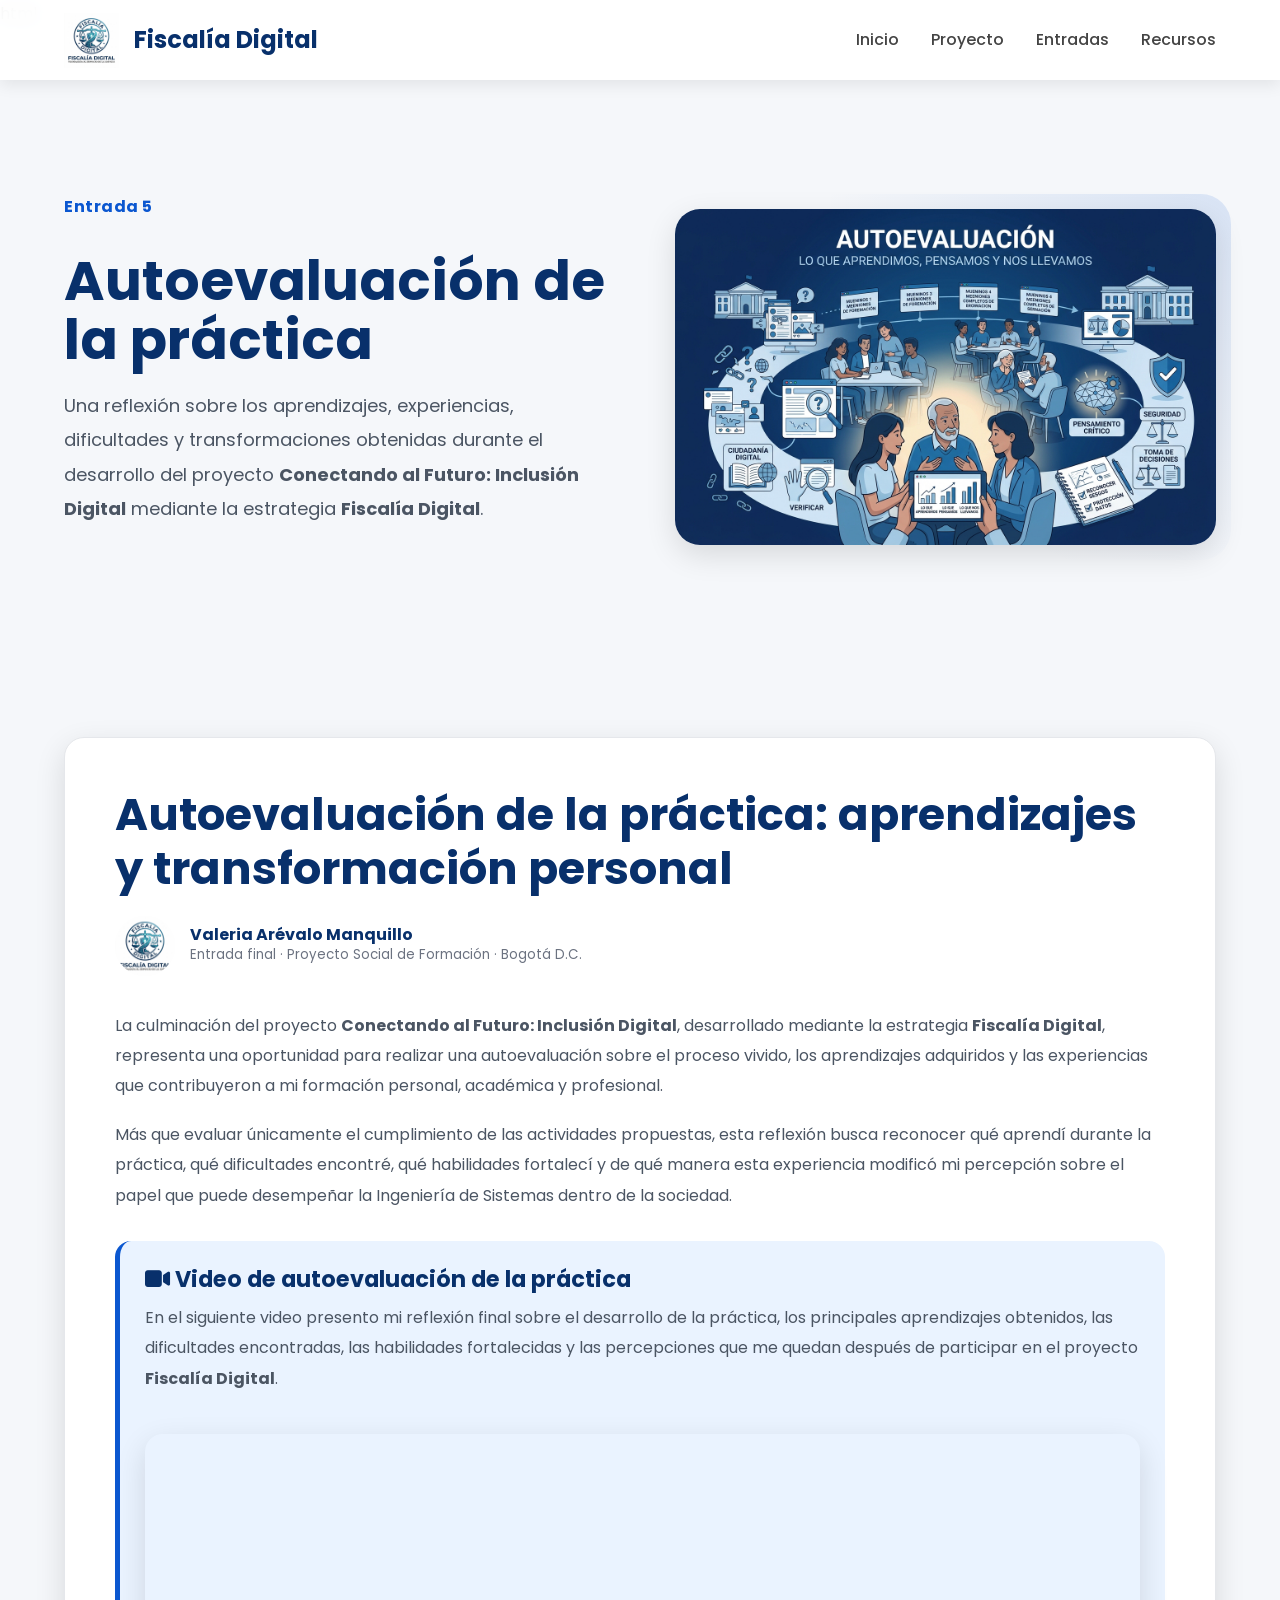
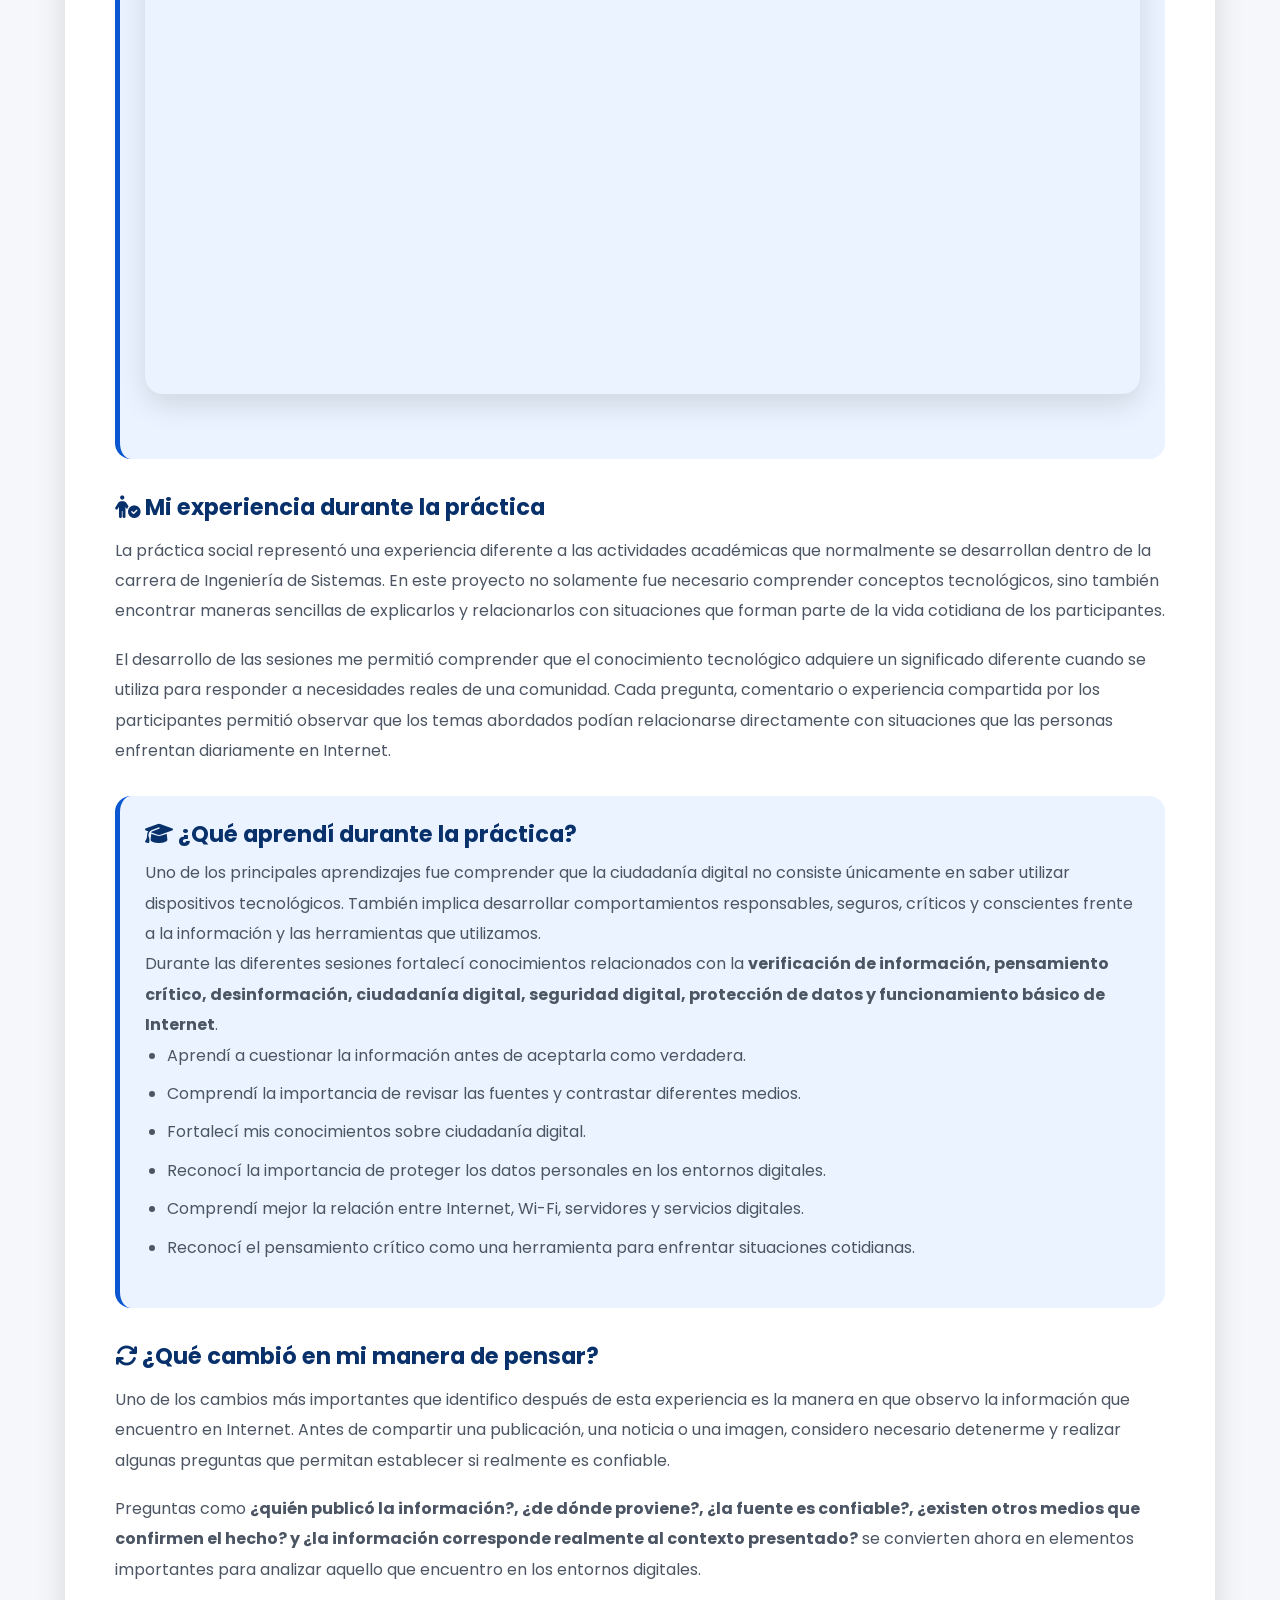
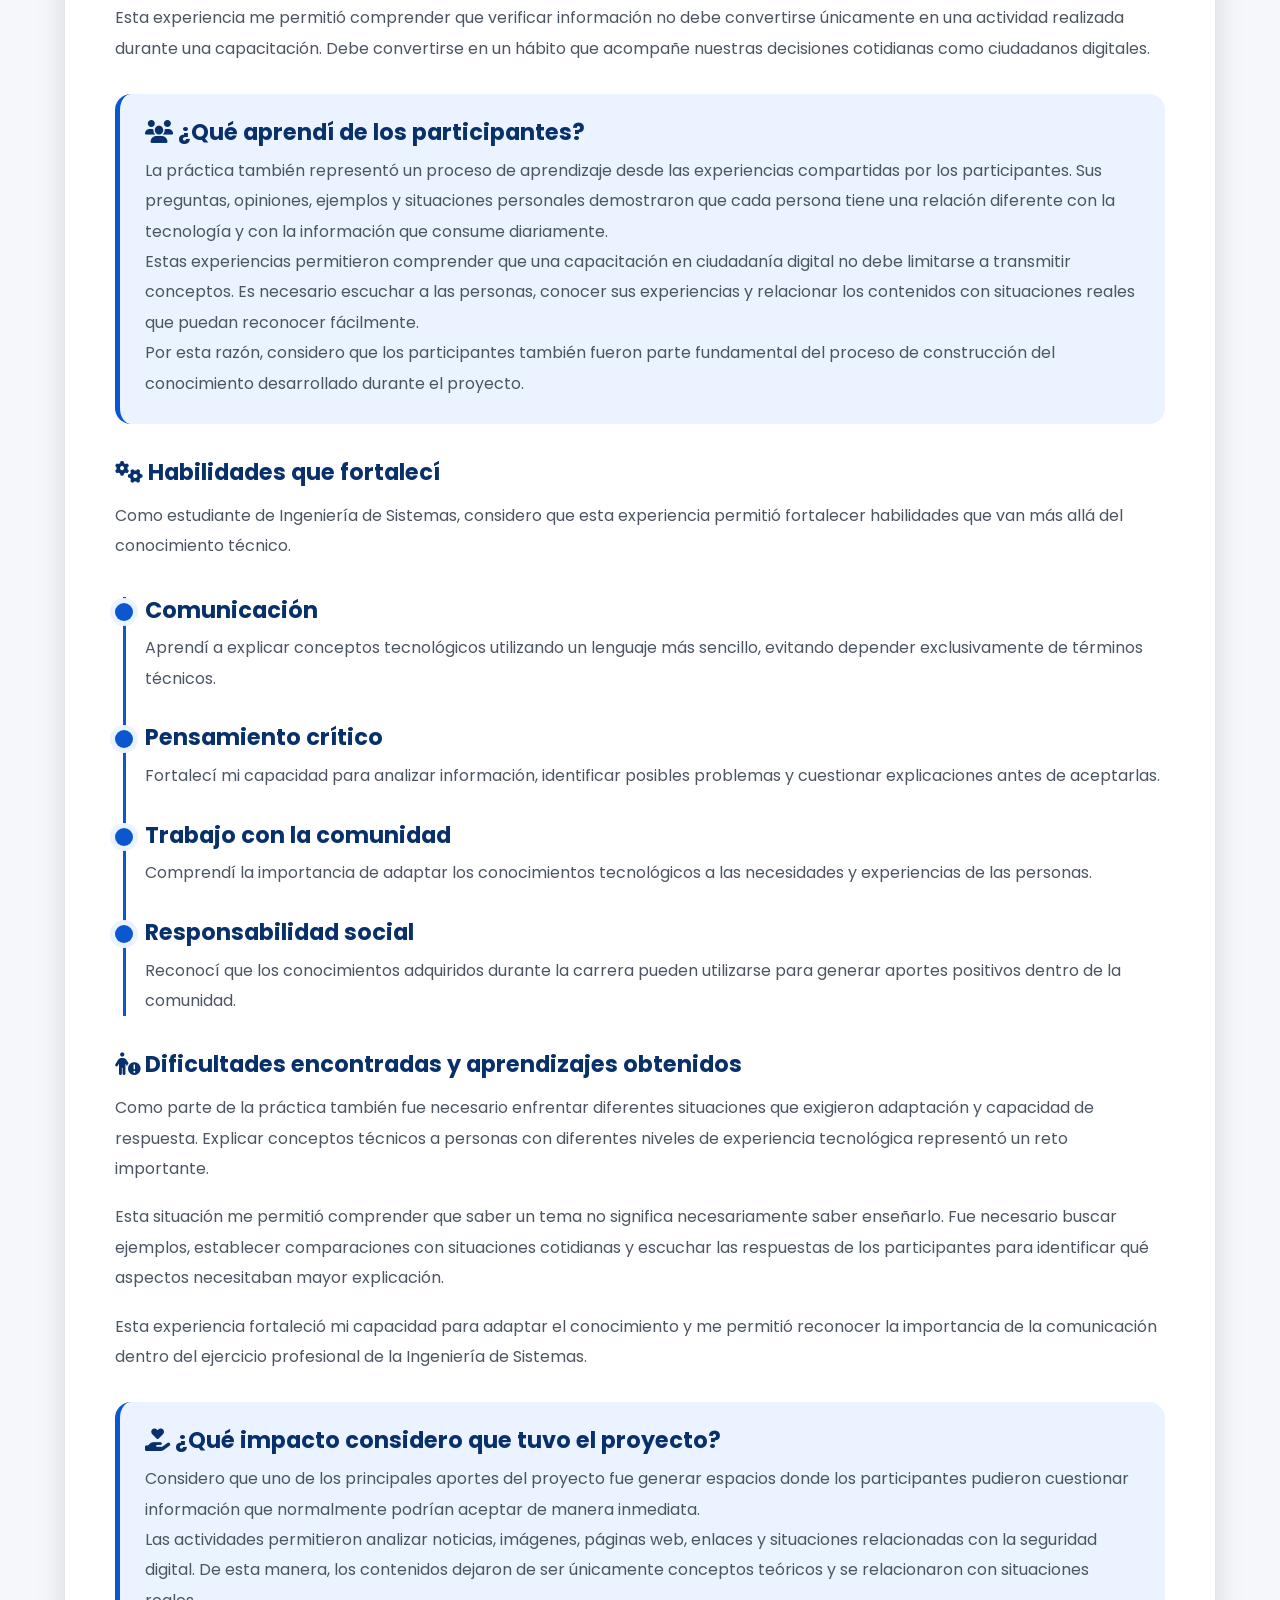
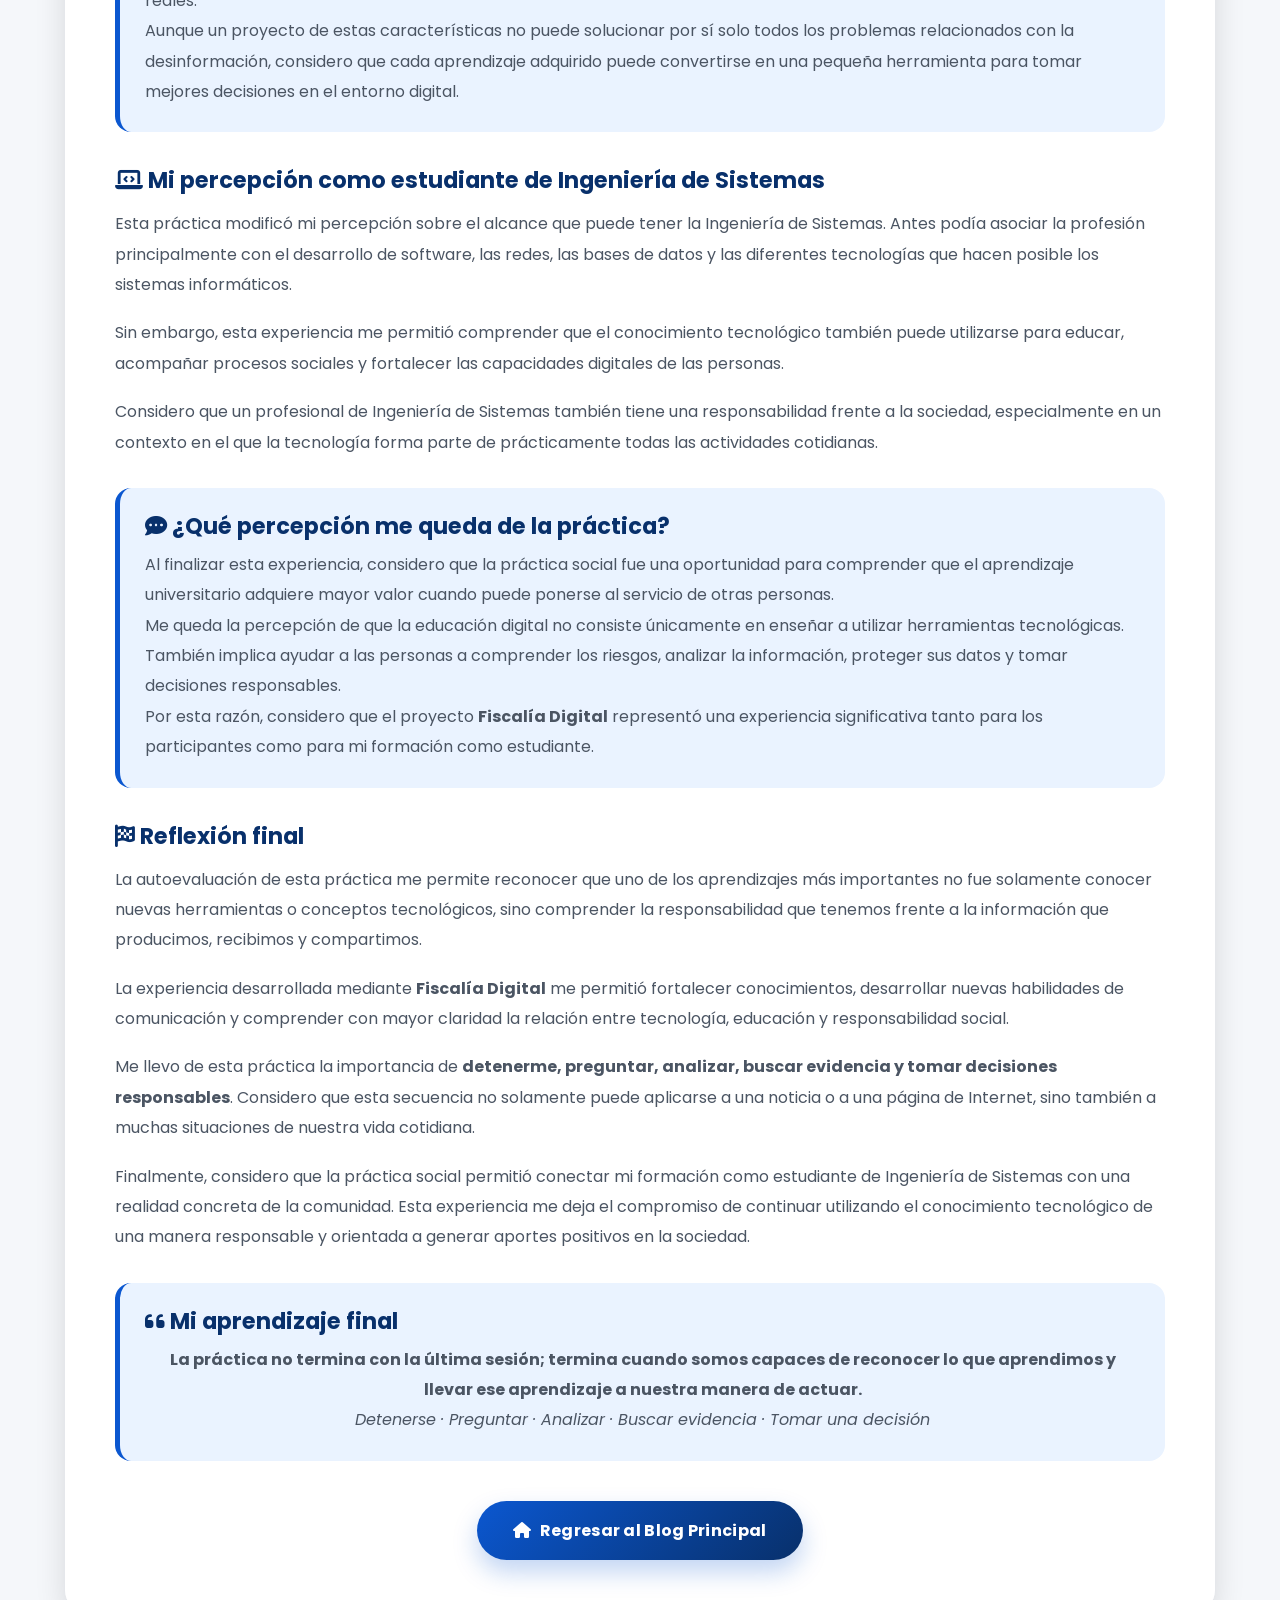
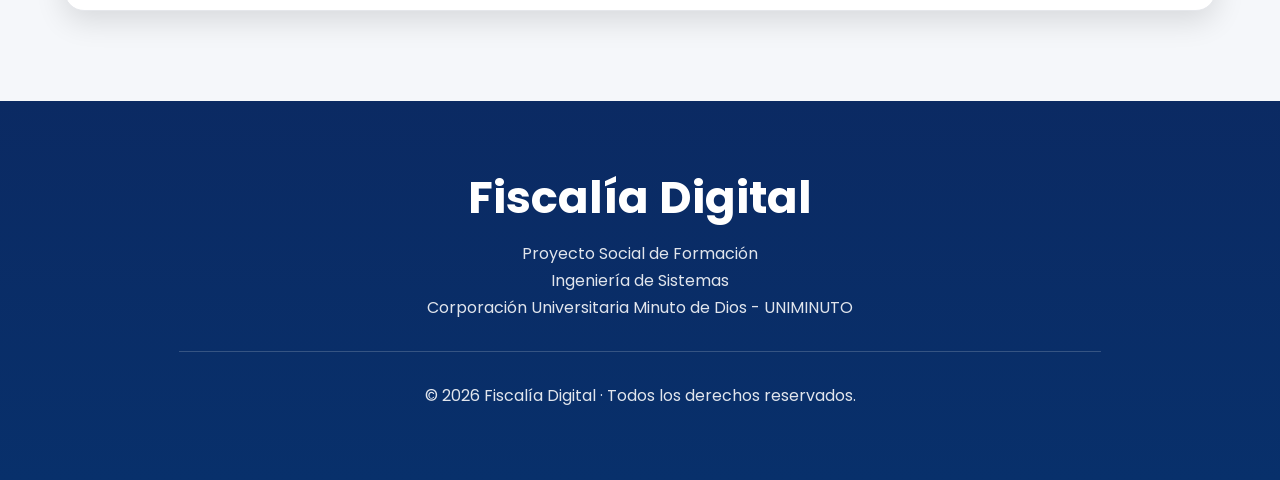
<file: entradas/entrada5.html>
html
<!DOCTYPE html>
<html lang="es">

<head>

    <meta charset="UTF-8">
    <meta name="viewport" content="width=device-width, initial-scale=1.0">

    <title>Entrada 5 | Autoevaluación de la práctica</title>

    <meta name="description"
        content="Autoevaluación de la práctica social desarrollada mediante el proyecto Fiscalía Digital, sus aprendizajes, experiencias, dificultades y reflexiones finales.">

    <link rel="icon" href="../img/favicon.png">

    <!-- Google Fonts -->
    <link rel="preconnect" href="https://fonts.googleapis.com">
    <link rel="preconnect" href="https://fonts.gstatic.com" crossorigin>

    <link href="https://fonts.googleapis.com/css2?family=Poppins:wght@300;400;500;600;700&display=swap"
        rel="stylesheet">

    <!-- Font Awesome -->
    <link rel="stylesheet"
        href="https://cdnjs.cloudflare.com/ajax/libs/font-awesome/6.7.2/css/all.min.css">

    <!-- CSS -->
    <link rel="stylesheet" href="../css/estilos.css">

</head>


<body>


    <!-- ================= HEADER ================= -->

    <header>

        <nav class="navbar">

            <div class="logo">

                <img src="../img/logo.png" alt="Fiscalía Digital">

                <h2>Fiscalía Digital</h2>

            </div>


            <ul class="menu">

                <li>
                    <a href="../index.html">Inicio</a>
                </li>

                <li>
                    <a href="../index.html#proyecto">Proyecto</a>
                </li>

                <li>
                    <a href="../index.html#entradas">Entradas</a>
                </li>

                <li>
                    <a href="../index.html#recursos">Recursos</a>
                </li>

            </ul>


            <div class="menu-responsive">

                <i class="fa-solid fa-bars"></i>

            </div>

        </nav>

    </header>



    <!-- ================= CABECERA ================= -->

    <section class="hero hero-articulo">

        <div class="hero-texto">

            <span>Entrada 5</span>

            <h1>Autoevaluación de la práctica</h1>

            <p>

                Una reflexión sobre los aprendizajes, experiencias,
                dificultades y transformaciones obtenidas durante el
                desarrollo del proyecto
                <strong>Conectando al Futuro: Inclusión Digital</strong>
                mediante la estrategia
                <strong>Fiscalía Digital</strong>.

            </p>

        </div>


        <div class="hero-imagen">

            <img src="../img/entrada5.jpg"
                alt="Autoevaluación de la práctica Fiscalía Digital">

        </div>

    </section>



    <!-- ================= ARTÍCULO ================= -->

    <section>

        <div class="contenedor">

            <article class="card articulo">


                <h2>
                    Autoevaluación de la práctica:
                    aprendizajes y transformación personal
                </h2>


                <!-- ================= AUTOR ================= -->

                <div class="autor">

                    <img src="../img/logo.png"
                        alt="Identidad del proyecto Fiscalía Digital">

                    <div>

                        <h4>Valeria Arévalo Manquillo</h4>

                        <small>
                            Entrada final · Proyecto Social de Formación
                            · Bogotá D.C.
                        </small>

                    </div>

                </div>



                <!-- ================= INTRODUCCIÓN ================= -->

                <p>

                    La culminación del proyecto
                    <strong>Conectando al Futuro: Inclusión Digital</strong>,
                    desarrollado mediante la estrategia
                    <strong>Fiscalía Digital</strong>, representa una
                    oportunidad para realizar una autoevaluación sobre
                    el proceso vivido, los aprendizajes adquiridos y
                    las experiencias que contribuyeron a mi formación
                    personal, académica y profesional.

                </p>


                <p>

                    Más que evaluar únicamente el cumplimiento de las
                    actividades propuestas, esta reflexión busca
                    reconocer qué aprendí durante la práctica, qué
                    dificultades encontré, qué habilidades fortalecí
                    y de qué manera esta experiencia modificó mi
                    percepción sobre el papel que puede desempeñar
                    la Ingeniería de Sistemas dentro de la sociedad.

                </p>



                <!-- ================= VIDEO ================= -->

                <div class="destacado">

                    <h3>

                        <i class="fa-solid fa-video"></i>

                        Video de autoevaluación de la práctica

                    </h3>


                    <p>

                        En el siguiente video presento mi reflexión
                        final sobre el desarrollo de la práctica,
                        los principales aprendizajes obtenidos,
                        las dificultades encontradas, las habilidades
                        fortalecidas y las percepciones que me quedan
                        después de participar en el proyecto
                        <strong>Fiscalía Digital</strong>.

                    </p>


                    <div class="video">

                        <iframe
                            src="https://www.youtube.com/embed/5XkfnOe2_Pw?si=vNnX0PkBAtwZcHbf"
                            title="Video de autoevaluación de la práctica - Fiscalía Digital"
                            allow="accelerometer; autoplay; clipboard-write; encrypted-media; gyroscope; picture-in-picture; web-share"
                            allowfullscreen>
                        </iframe>

                    </div>

                </div>



                <!-- ================= EXPERIENCIA ================= -->

                <h3>

                    <i class="fa-solid fa-person-circle-check"></i>

                    Mi experiencia durante la práctica

                </h3>


                <p>

                    La práctica social representó una experiencia
                    diferente a las actividades académicas que
                    normalmente se desarrollan dentro de la carrera
                    de Ingeniería de Sistemas. En este proyecto no
                    solamente fue necesario comprender conceptos
                    tecnológicos, sino también encontrar maneras
                    sencillas de explicarlos y relacionarlos con
                    situaciones que forman parte de la vida cotidiana
                    de los participantes.

                </p>


                <p>

                    El desarrollo de las sesiones me permitió
                    comprender que el conocimiento tecnológico
                    adquiere un significado diferente cuando se
                    utiliza para responder a necesidades reales de
                    una comunidad. Cada pregunta, comentario o
                    experiencia compartida por los participantes
                    permitió observar que los temas abordados
                    podían relacionarse directamente con situaciones
                    que las personas enfrentan diariamente en
                    Internet.

                </p>



                <!-- ================= APRENDIZAJES ================= -->

                <div class="destacado">

                    <h3>

                        <i class="fa-solid fa-graduation-cap"></i>

                        ¿Qué aprendí durante la práctica?

                    </h3>


                    <p>

                        Uno de los principales aprendizajes fue
                        comprender que la ciudadanía digital no
                        consiste únicamente en saber utilizar
                        dispositivos tecnológicos. También implica
                        desarrollar comportamientos responsables,
                        seguros, críticos y conscientes frente a
                        la información y las herramientas que
                        utilizamos.

                    </p>


                    <p>

                        Durante las diferentes sesiones fortalecí
                        conocimientos relacionados con la
                        <strong>verificación de información,
                        pensamiento crítico, desinformación,
                        ciudadanía digital, seguridad digital,
                        protección de datos y funcionamiento básico
                        de Internet</strong>.

                    </p>


                    <ul>

                        <li>
                            Aprendí a cuestionar la información antes
                            de aceptarla como verdadera.
                        </li>

                        <li>
                            Comprendí la importancia de revisar las
                            fuentes y contrastar diferentes medios.
                        </li>

                        <li>
                            Fortalecí mis conocimientos sobre
                            ciudadanía digital.
                        </li>

                        <li>
                            Reconocí la importancia de proteger los
                            datos personales en los entornos digitales.
                        </li>

                        <li>
                            Comprendí mejor la relación entre Internet,
                            Wi-Fi, servidores y servicios digitales.
                        </li>

                        <li>
                            Reconocí el pensamiento crítico como una
                            herramienta para enfrentar situaciones
                            cotidianas.
                        </li>

                    </ul>

                </div>



                <!-- ================= CAMBIO PERSONAL ================= -->

                <h3>

                    <i class="fa-solid fa-arrows-rotate"></i>

                    ¿Qué cambió en mi manera de pensar?

                </h3>


                <p>

                    Uno de los cambios más importantes que identifico
                    después de esta experiencia es la manera en que
                    observo la información que encuentro en Internet.
                    Antes de compartir una publicación, una noticia
                    o una imagen, considero necesario detenerme y
                    realizar algunas preguntas que permitan establecer
                    si realmente es confiable.

                </p>


                <p>

                    Preguntas como
                    <strong>¿quién publicó la información?,
                    ¿de dónde proviene?, ¿la fuente es confiable?,
                    ¿existen otros medios que confirmen el hecho? y
                    ¿la información corresponde realmente al contexto
                    presentado?</strong>
                    se convierten ahora en elementos importantes
                    para analizar aquello que encuentro en los
                    entornos digitales.

                </p>


                <p>

                    Esta experiencia me permitió comprender que
                    verificar información no debe convertirse
                    únicamente en una actividad realizada durante
                    una capacitación. Debe convertirse en un hábito
                    que acompañe nuestras decisiones cotidianas
                    como ciudadanos digitales.

                </p>



                <!-- ================= APRENDIZAJE DE LOS PARTICIPANTES ================= -->

                <div class="destacado">

                    <h3>

                        <i class="fa-solid fa-users"></i>

                        ¿Qué aprendí de los participantes?

                    </h3>


                    <p>

                        La práctica también representó un proceso de
                        aprendizaje desde las experiencias compartidas
                        por los participantes. Sus preguntas, opiniones,
                        ejemplos y situaciones personales demostraron
                        que cada persona tiene una relación diferente
                        con la tecnología y con la información que
                        consume diariamente.

                    </p>


                    <p>

                        Estas experiencias permitieron comprender que
                        una capacitación en ciudadanía digital no debe
                        limitarse a transmitir conceptos. Es necesario
                        escuchar a las personas, conocer sus experiencias
                        y relacionar los contenidos con situaciones
                        reales que puedan reconocer fácilmente.

                    </p>


                    <p>

                        Por esta razón, considero que los participantes
                        también fueron parte fundamental del proceso
                        de construcción del conocimiento desarrollado
                        durante el proyecto.

                    </p>

                </div>



                <!-- ================= HABILIDADES ================= -->

                <h3>

                    <i class="fa-solid fa-gears"></i>

                    Habilidades que fortalecí

                </h3>


                <p>

                    Como estudiante de Ingeniería de Sistemas,
                    considero que esta experiencia permitió fortalecer
                    habilidades que van más allá del conocimiento
                    técnico.

                </p>


                <div class="timeline">


                    <div class="timeline-item">

                        <h3>Comunicación</h3>

                        <p>

                            Aprendí a explicar conceptos tecnológicos
                            utilizando un lenguaje más sencillo,
                            evitando depender exclusivamente de
                            términos técnicos.

                        </p>

                    </div>


                    <div class="timeline-item">

                        <h3>Pensamiento crítico</h3>

                        <p>

                            Fortalecí mi capacidad para analizar
                            información, identificar posibles
                            problemas y cuestionar explicaciones
                            antes de aceptarlas.

                        </p>

                    </div>


                    <div class="timeline-item">

                        <h3>Trabajo con la comunidad</h3>

                        <p>

                            Comprendí la importancia de adaptar
                            los conocimientos tecnológicos a las
                            necesidades y experiencias de las
                            personas.

                        </p>

                    </div>


                    <div class="timeline-item">

                        <h3>Responsabilidad social</h3>

                        <p>

                            Reconocí que los conocimientos adquiridos
                            durante la carrera pueden utilizarse para
                            generar aportes positivos dentro de la
                            comunidad.

                        </p>

                    </div>


                </div>



                <!-- ================= DIFICULTADES ================= -->

                <h3>

                    <i class="fa-solid fa-person-circle-exclamation"></i>

                    Dificultades encontradas y aprendizajes obtenidos

                </h3>


                <p>

                    Como parte de la práctica también fue necesario
                    enfrentar diferentes situaciones que exigieron
                    adaptación y capacidad de respuesta. Explicar
                    conceptos técnicos a personas con diferentes
                    niveles de experiencia tecnológica representó
                    un reto importante.

                </p>


                <p>

                    Esta situación me permitió comprender que saber
                    un tema no significa necesariamente saber
                    enseñarlo. Fue necesario buscar ejemplos,
                    establecer comparaciones con situaciones
                    cotidianas y escuchar las respuestas de los
                    participantes para identificar qué aspectos
                    necesitaban mayor explicación.

                </p>


                <p>

                    Esta experiencia fortaleció mi capacidad para
                    adaptar el conocimiento y me permitió reconocer
                    la importancia de la comunicación dentro del
                    ejercicio profesional de la Ingeniería de
                    Sistemas.

                </p>



                <!-- ================= IMPACTO ================= -->

                <div class="destacado">

                    <h3>

                        <i class="fa-solid fa-hand-holding-heart"></i>

                        ¿Qué impacto considero que tuvo el proyecto?

                    </h3>


                    <p>

                        Considero que uno de los principales aportes
                        del proyecto fue generar espacios donde los
                        participantes pudieron cuestionar información
                        que normalmente podrían aceptar de manera
                        inmediata.

                    </p>


                    <p>

                        Las actividades permitieron analizar noticias,
                        imágenes, páginas web, enlaces y situaciones
                        relacionadas con la seguridad digital.
                        De esta manera, los contenidos dejaron de ser
                        únicamente conceptos teóricos y se relacionaron
                        con situaciones reales.

                    </p>


                    <p>

                        Aunque un proyecto de estas características
                        no puede solucionar por sí solo todos los
                        problemas relacionados con la desinformación,
                        considero que cada aprendizaje adquirido
                        puede convertirse en una pequeña herramienta
                        para tomar mejores decisiones en el entorno
                        digital.

                    </p>

                </div>



                <!-- ================= INGENIERÍA DE SISTEMAS ================= -->

                <h3>

                    <i class="fa-solid fa-laptop-code"></i>

                    Mi percepción como estudiante de Ingeniería de Sistemas

                </h3>


                <p>

                    Esta práctica modificó mi percepción sobre el
                    alcance que puede tener la Ingeniería de Sistemas.
                    Antes podía asociar la profesión principalmente
                    con el desarrollo de software, las redes, las
                    bases de datos y las diferentes tecnologías que
                    hacen posible los sistemas informáticos.

                </p>


                <p>

                    Sin embargo, esta experiencia me permitió
                    comprender que el conocimiento tecnológico
                    también puede utilizarse para educar, acompañar
                    procesos sociales y fortalecer las capacidades
                    digitales de las personas.

                </p>


                <p>

                    Considero que un profesional de Ingeniería de
                    Sistemas también tiene una responsabilidad frente
                    a la sociedad, especialmente en un contexto en
                    el que la tecnología forma parte de prácticamente
                    todas las actividades cotidianas.

                </p>



                <!-- ================= PERCEPCIÓN FINAL ================= -->

                <div class="destacado">

                    <h3>

                        <i class="fa-solid fa-comment-dots"></i>

                        ¿Qué percepción me queda de la práctica?

                    </h3>


                    <p>

                        Al finalizar esta experiencia, considero que
                        la práctica social fue una oportunidad para
                        comprender que el aprendizaje universitario
                        adquiere mayor valor cuando puede ponerse al
                        servicio de otras personas.

                    </p>


                    <p>

                        Me queda la percepción de que la educación
                        digital no consiste únicamente en enseñar a
                        utilizar herramientas tecnológicas. También
                        implica ayudar a las personas a comprender
                        los riesgos, analizar la información,
                        proteger sus datos y tomar decisiones
                        responsables.

                    </p>


                    <p>

                        Por esta razón, considero que el proyecto
                        <strong>Fiscalía Digital</strong> representó
                        una experiencia significativa tanto para
                        los participantes como para mi formación
                        como estudiante.

                    </p>

                </div>



                <!-- ================= CIERRE ================= -->

                <h3>

                    <i class="fa-solid fa-flag-checkered"></i>

                    Reflexión final

                </h3>


                <p>

                    La autoevaluación de esta práctica me permite
                    reconocer que uno de los aprendizajes más
                    importantes no fue solamente conocer nuevas
                    herramientas o conceptos tecnológicos, sino
                    comprender la responsabilidad que tenemos frente
                    a la información que producimos, recibimos y
                    compartimos.

                </p>


                <p>

                    La experiencia desarrollada mediante
                    <strong>Fiscalía Digital</strong> me permitió
                    fortalecer conocimientos, desarrollar nuevas
                    habilidades de comunicación y comprender con
                    mayor claridad la relación entre tecnología,
                    educación y responsabilidad social.

                </p>


                <p>

                    Me llevo de esta práctica la importancia de
                    <strong>detenerme, preguntar, analizar, buscar
                    evidencia y tomar decisiones responsables</strong>.
                    Considero que esta secuencia no solamente puede
                    aplicarse a una noticia o a una página de
                    Internet, sino también a muchas situaciones de
                    nuestra vida cotidiana.

                </p>


                <p>

                    Finalmente, considero que la práctica social
                    permitió conectar mi formación como estudiante
                    de Ingeniería de Sistemas con una realidad
                    concreta de la comunidad. Esta experiencia me
                    deja el compromiso de continuar utilizando el
                    conocimiento tecnológico de una manera
                    responsable y orientada a generar aportes
                    positivos en la sociedad.

                </p>



                <!-- ================= FRASE FINAL ================= -->

                <div class="destacado texto-centro">

                    <h3>

                        <i class="fa-solid fa-quote-left"></i>

                        Mi aprendizaje final

                    </h3>


                    <p>

                        <strong>
                            La práctica no termina con la última
                            sesión; termina cuando somos capaces
                            de reconocer lo que aprendimos y
                            llevar ese aprendizaje a nuestra
                            manera de actuar.
                        </strong>

                    </p>

                    <p>

                        <em>
                            Detenerse · Preguntar · Analizar ·
                            Buscar evidencia · Tomar una decisión
                        </em>

                    </p>

                </div>



                <!-- ================= REGRESAR ================= -->

                <div class="texto-centro mt-4">

                    <a href="../index.html" class="btn-principal">

                        <i class="fa-solid fa-house"></i>

                        Regresar al Blog Principal

                    </a>

                </div>


            </article>

        </div>

    </section>



    <!-- ================= FOOTER ================= -->

    <footer>

        <div class="contenedor-footer">

            <h2>Fiscalía Digital</h2>

            <p>

                Proyecto Social de Formación

                <br>

                Ingeniería de Sistemas

                <br>

                Corporación Universitaria Minuto de Dios - UNIMINUTO

            </p>

            <hr>

            <p>

                © 2026 Fiscalía Digital · Todos los derechos reservados.

            </p>

        </div>

    </footer>



    <!-- ================= JAVASCRIPT ================= -->

    <script src="../js/script.js"></script>


</body>

</html>
</file>
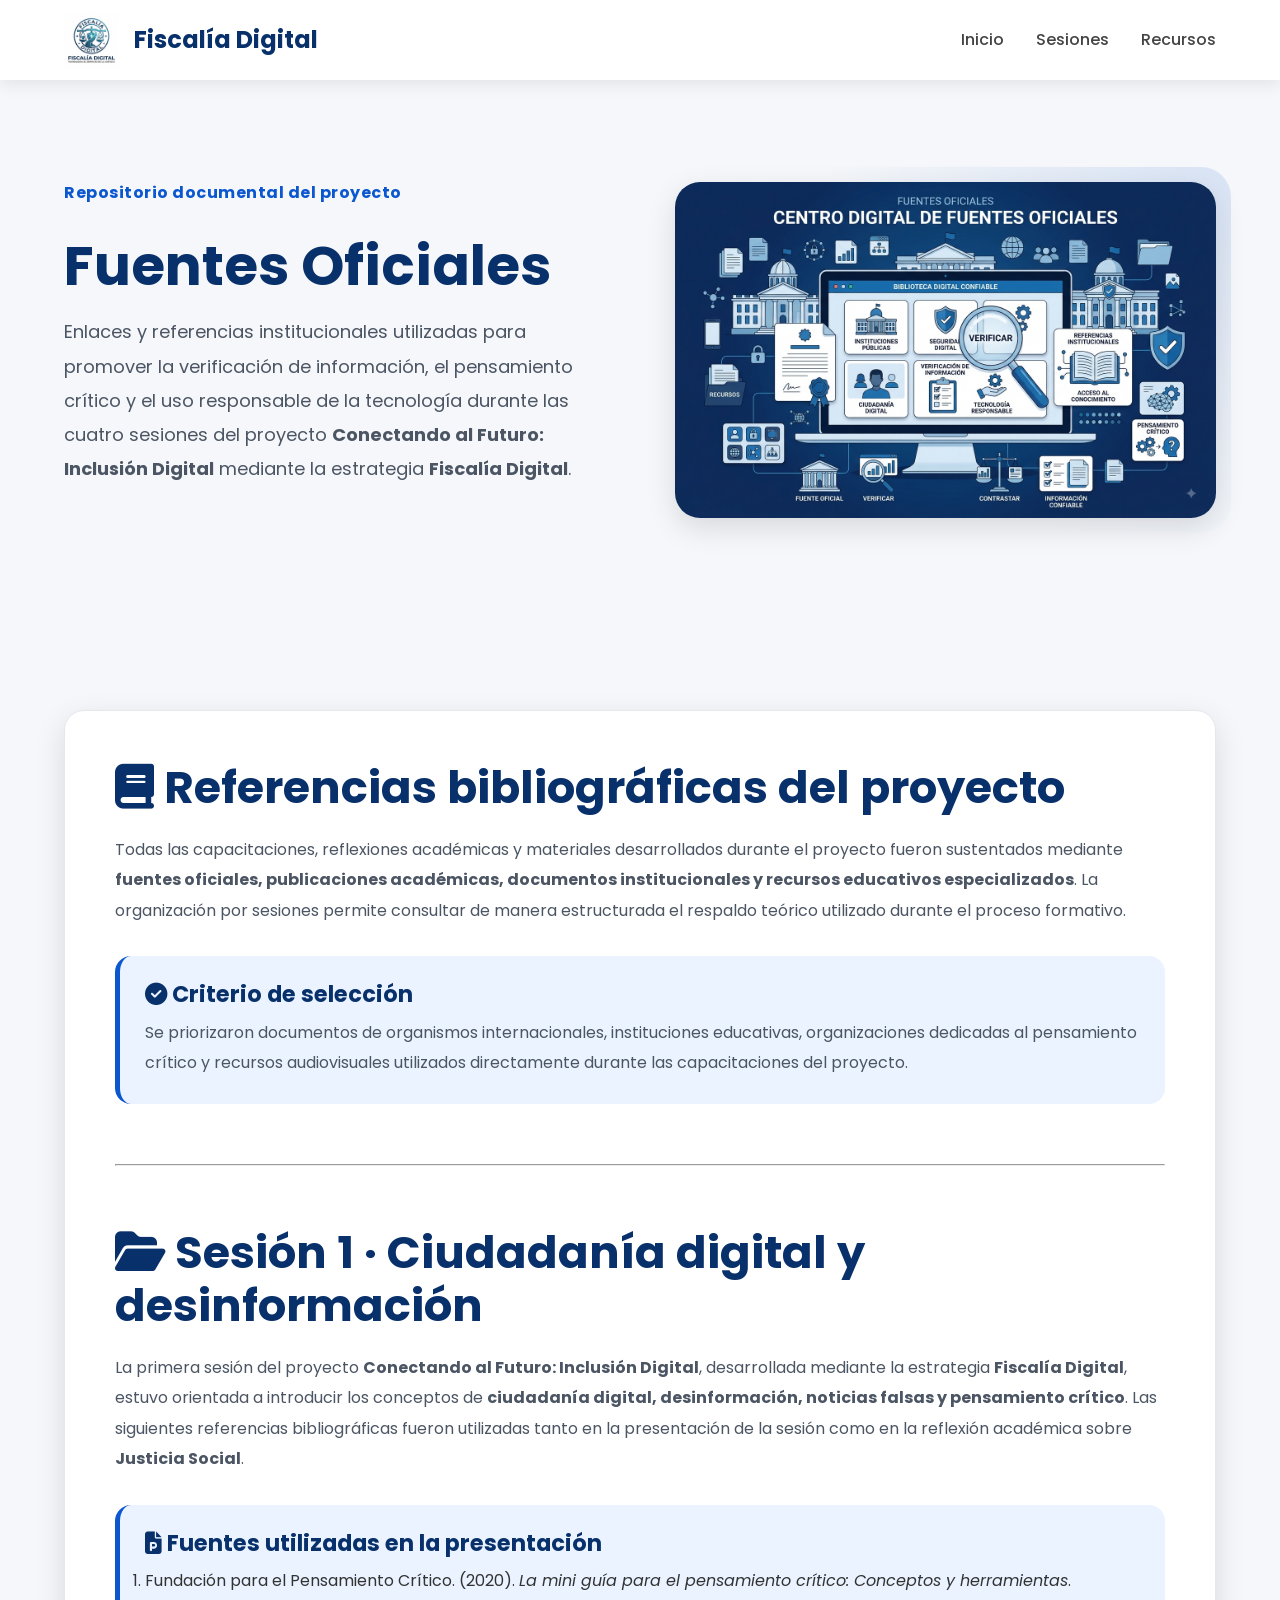
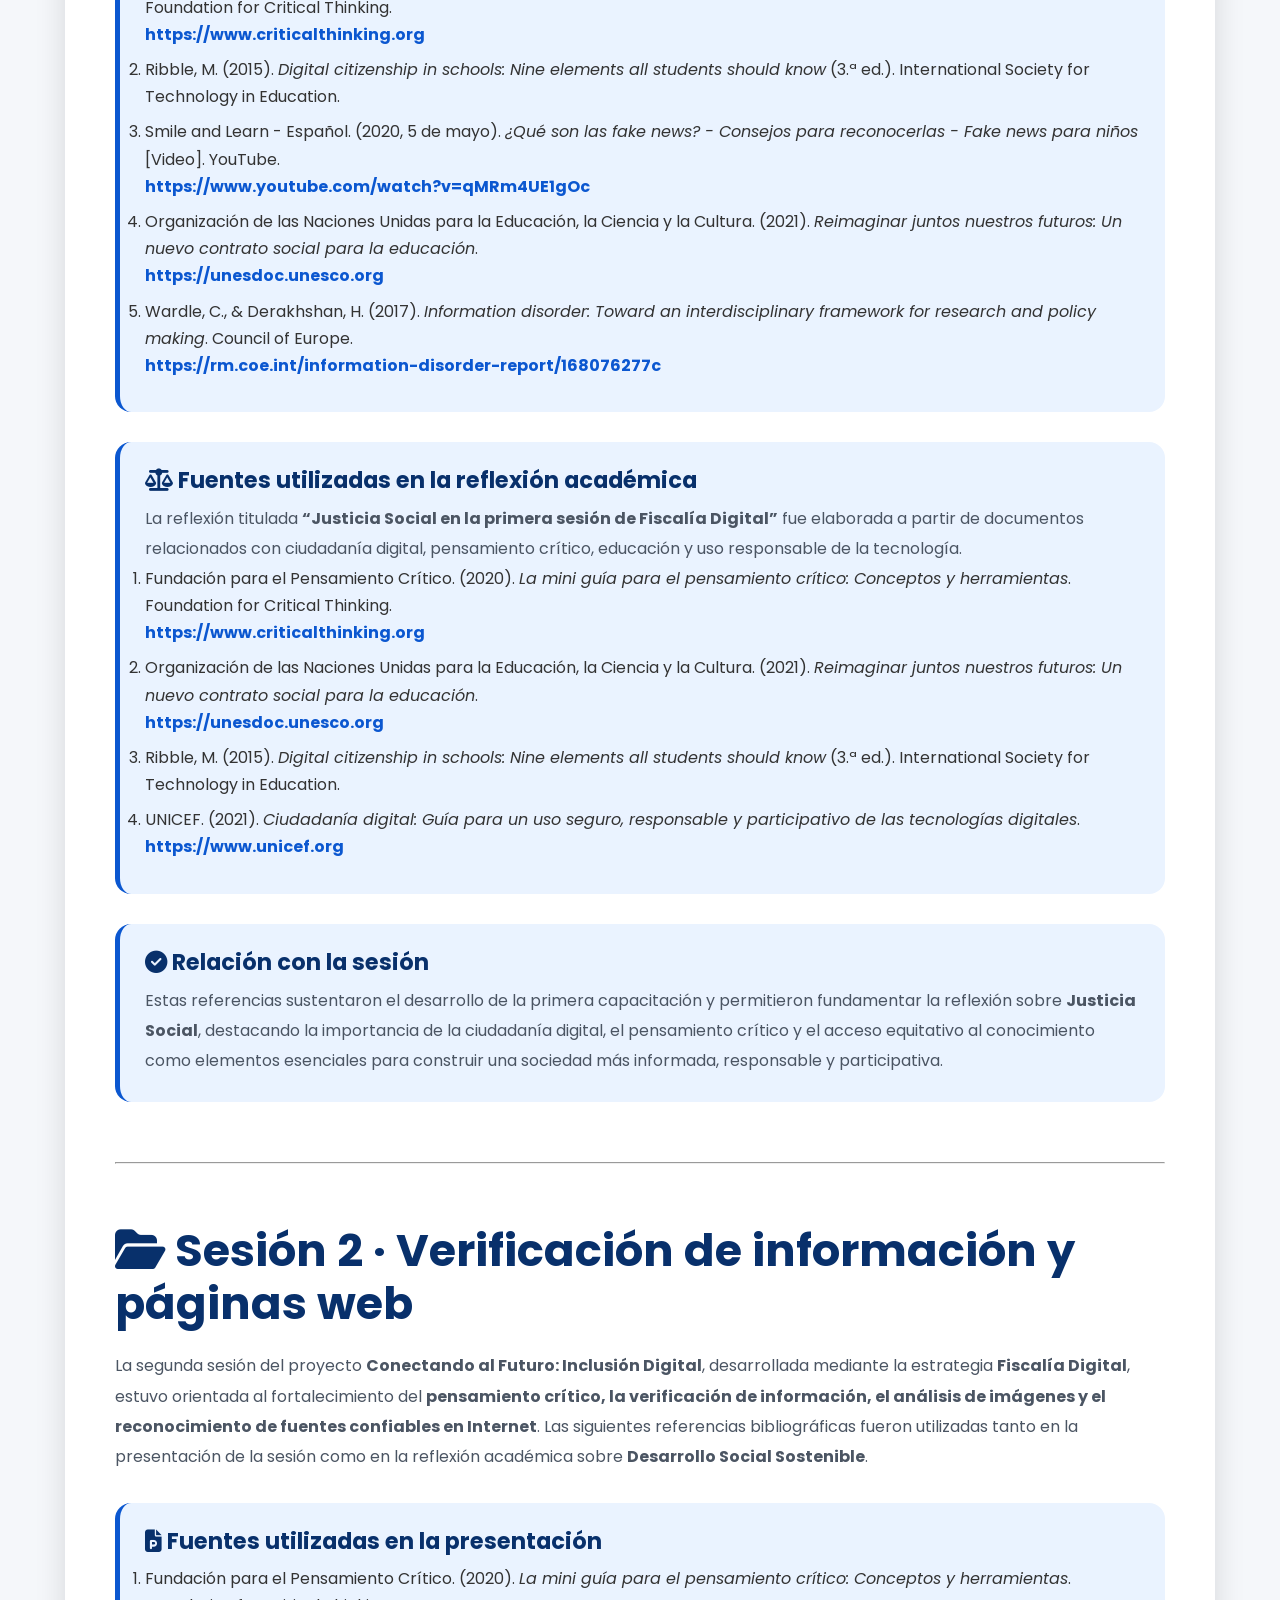
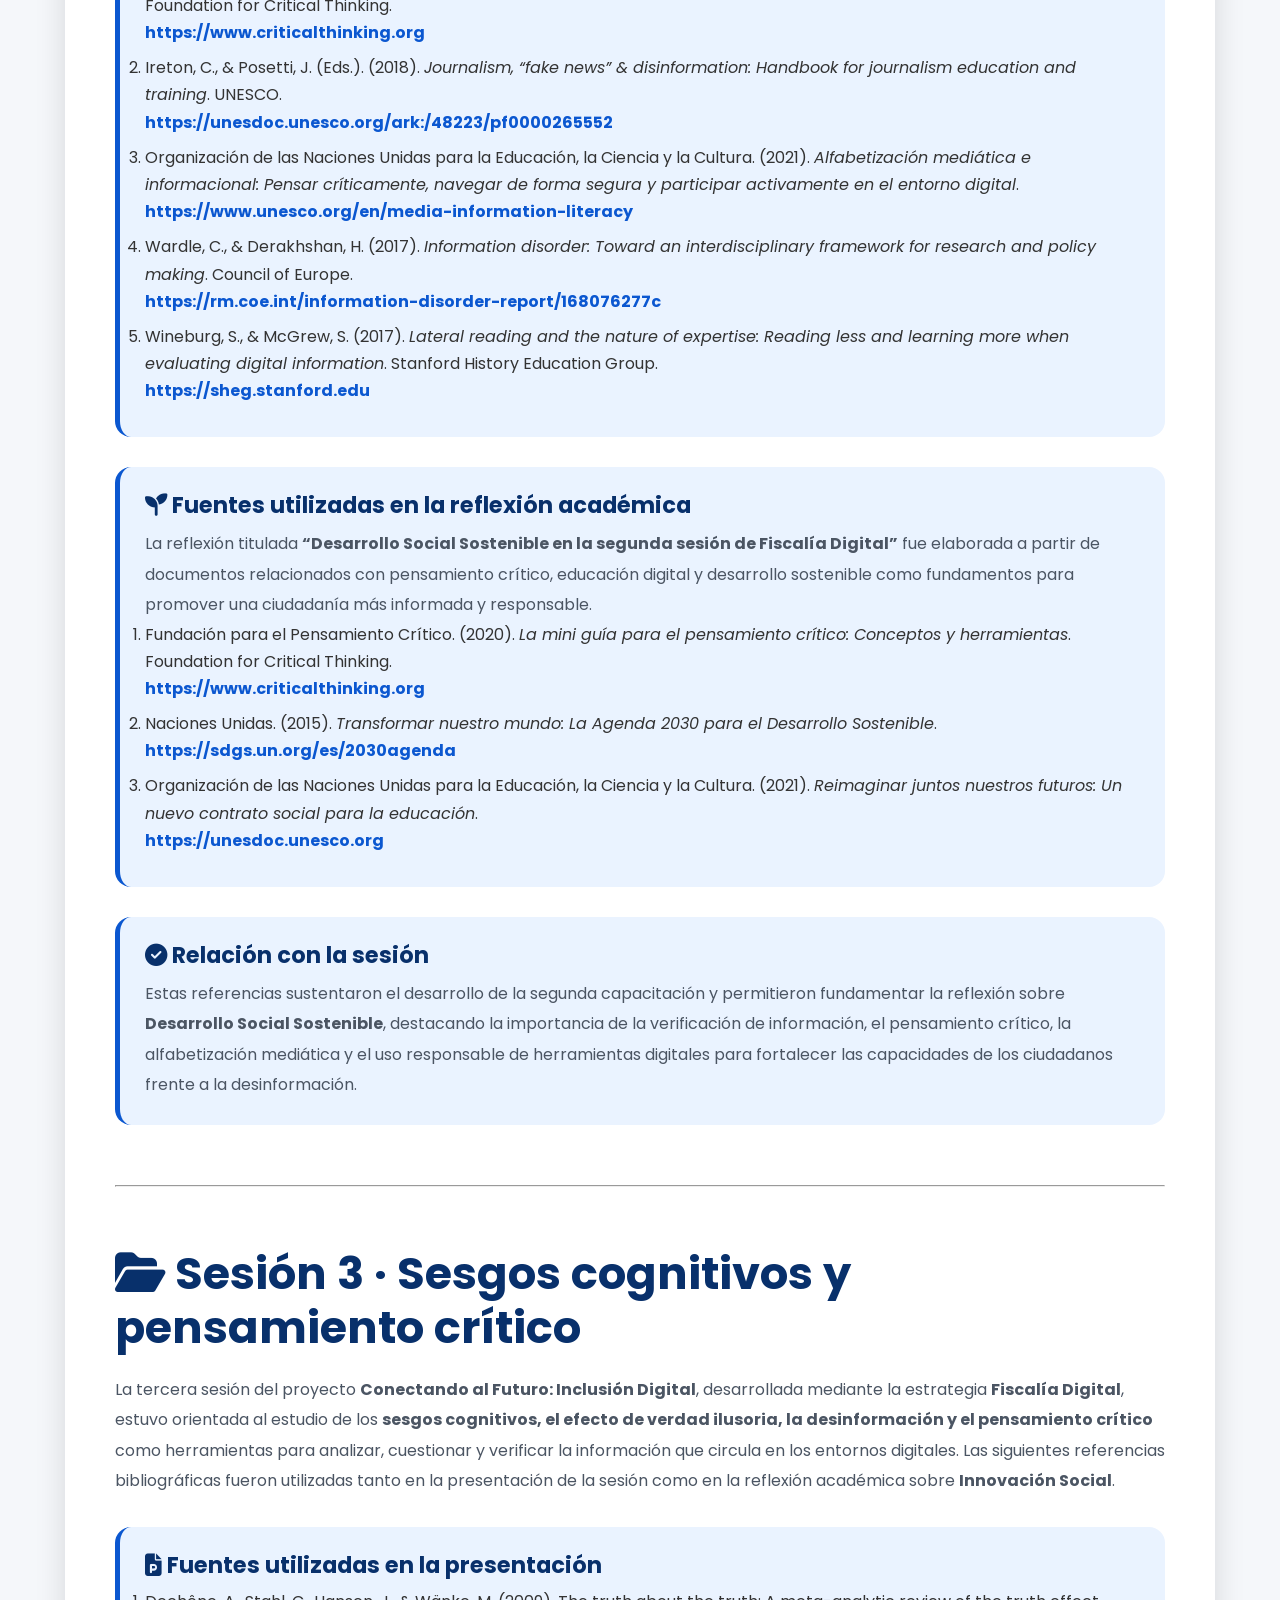
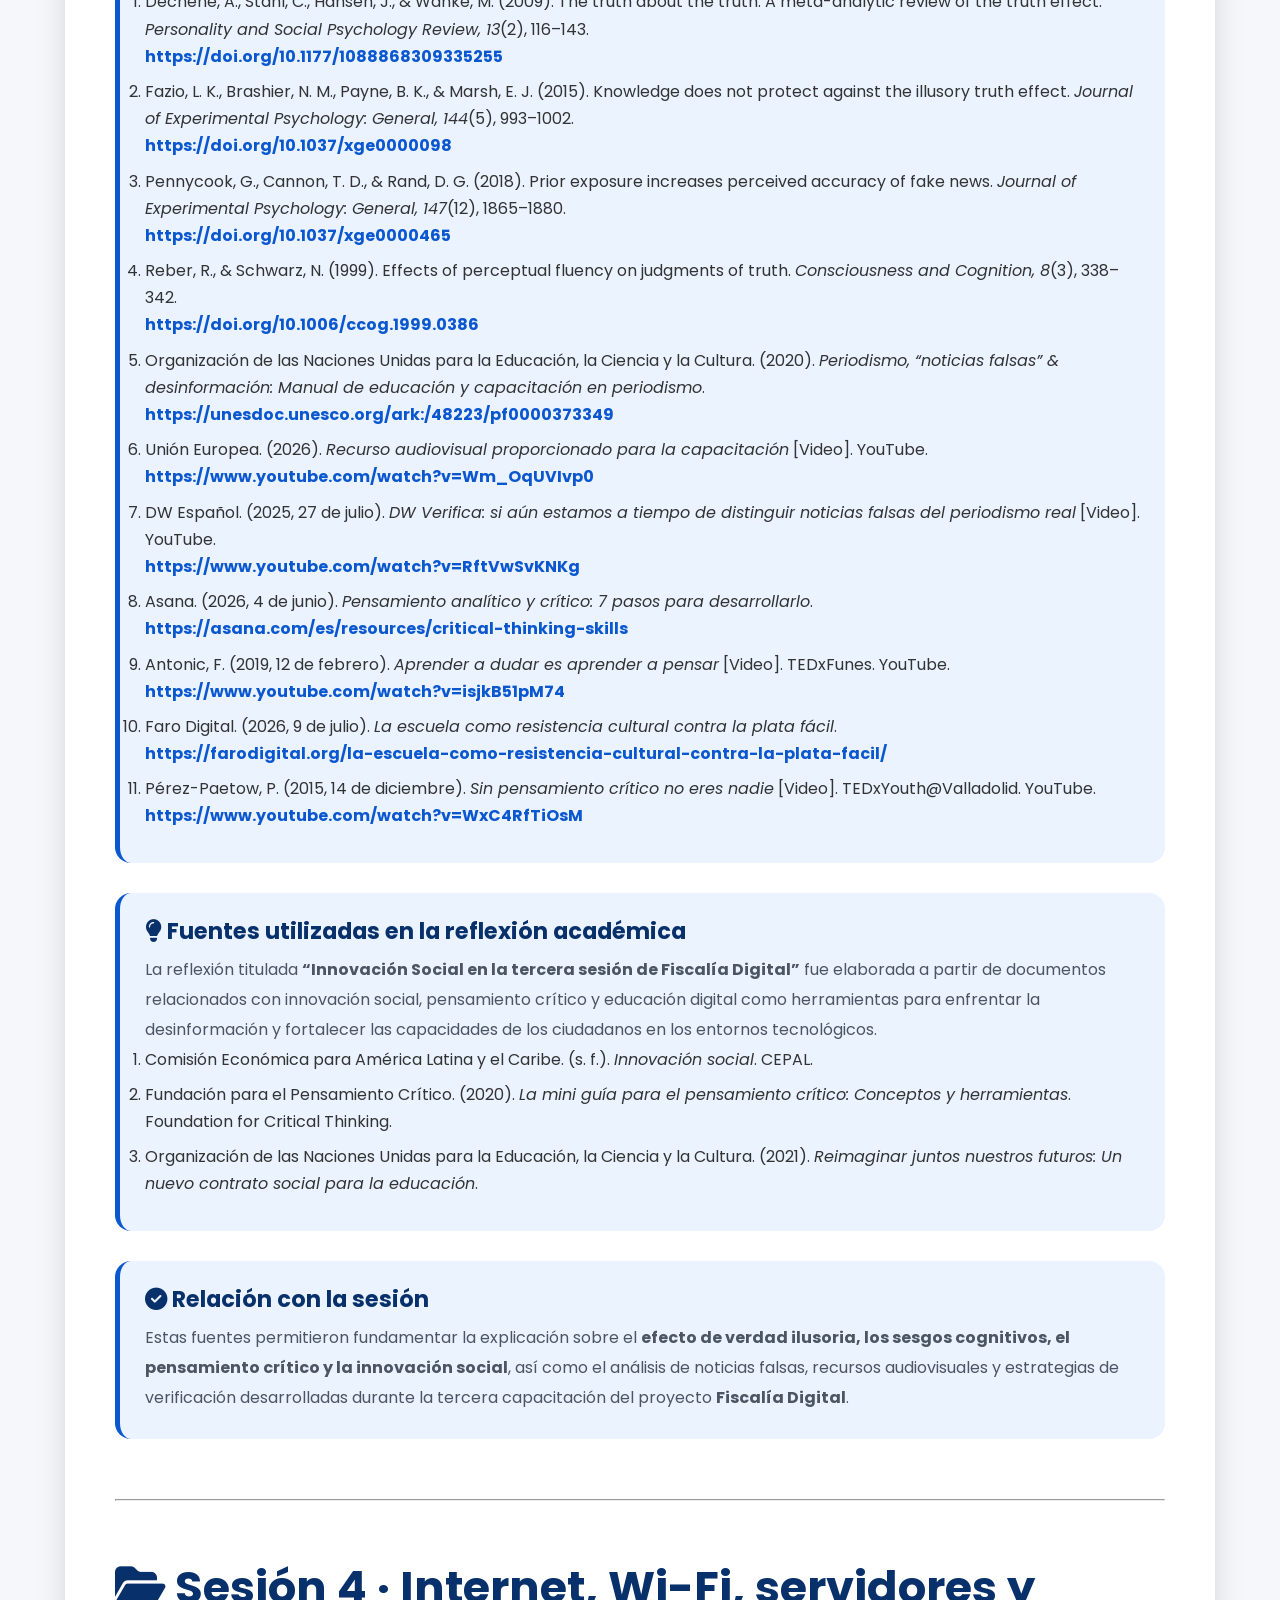
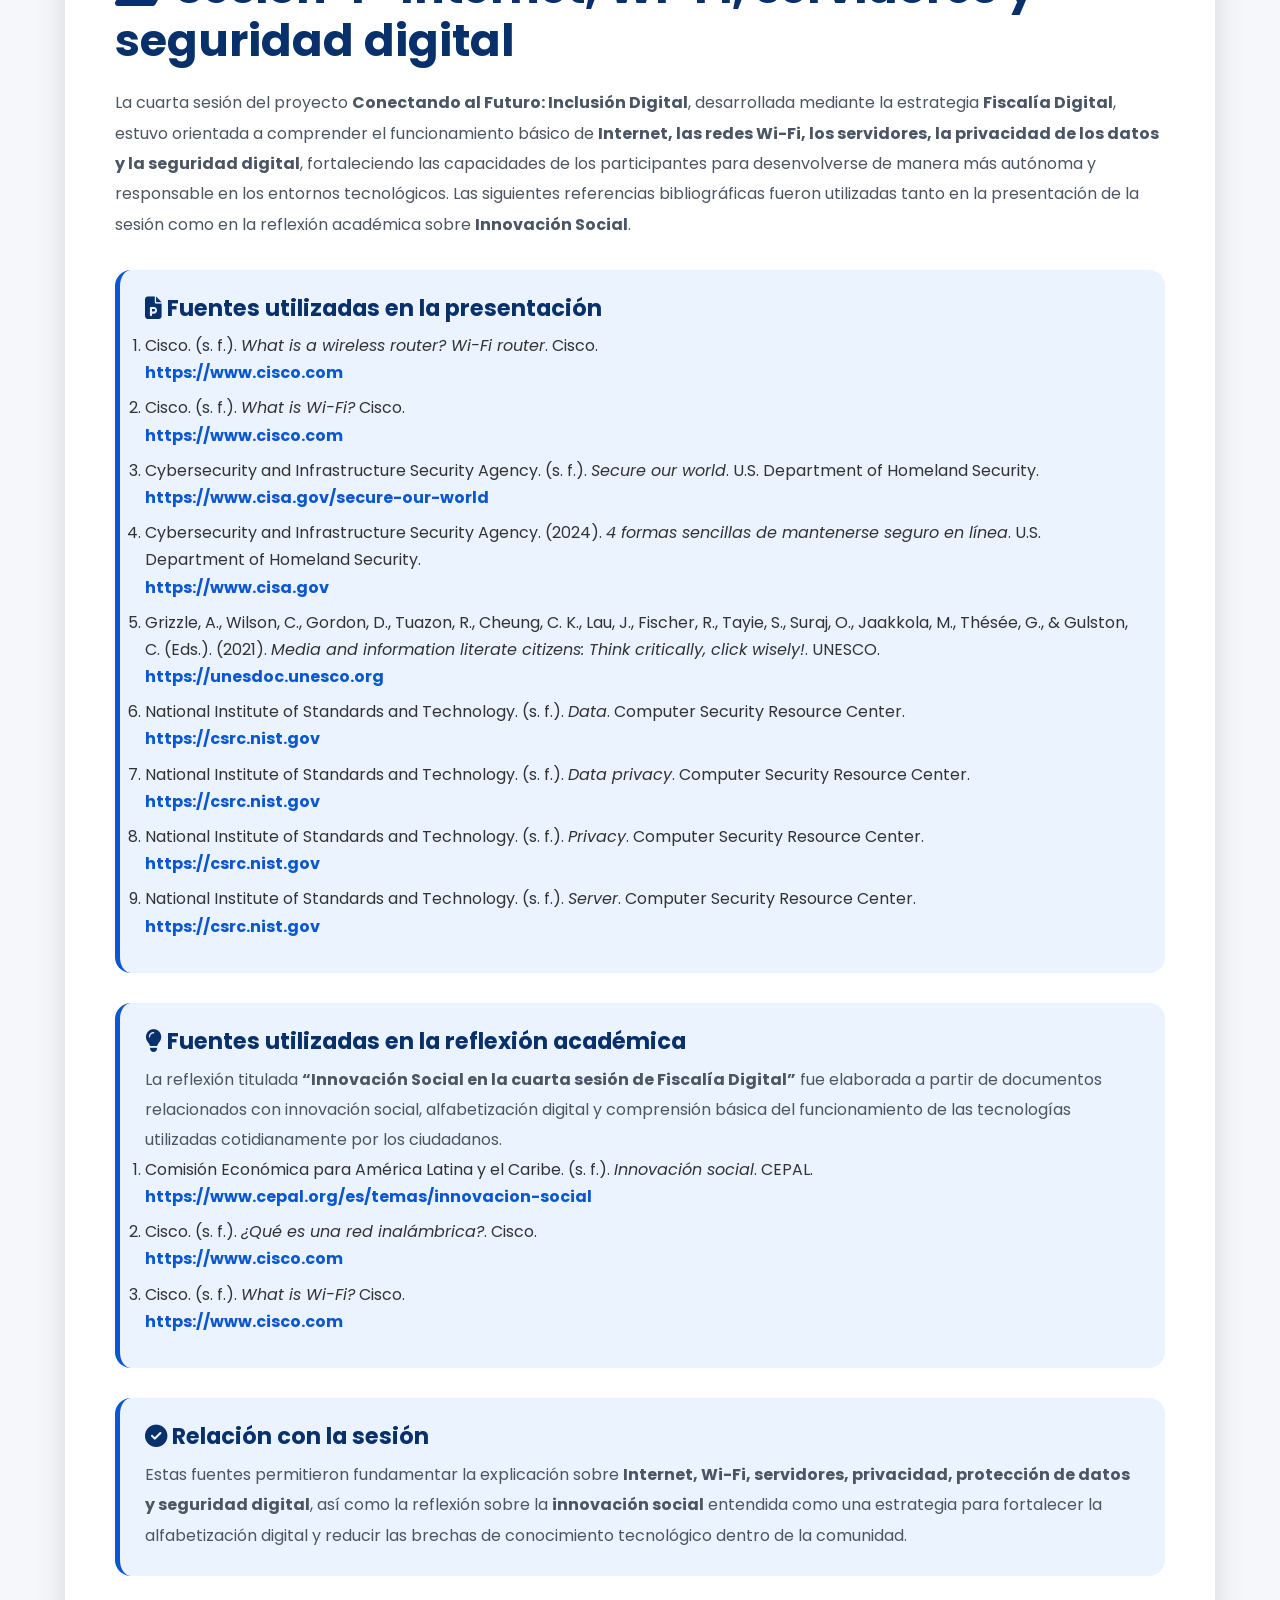
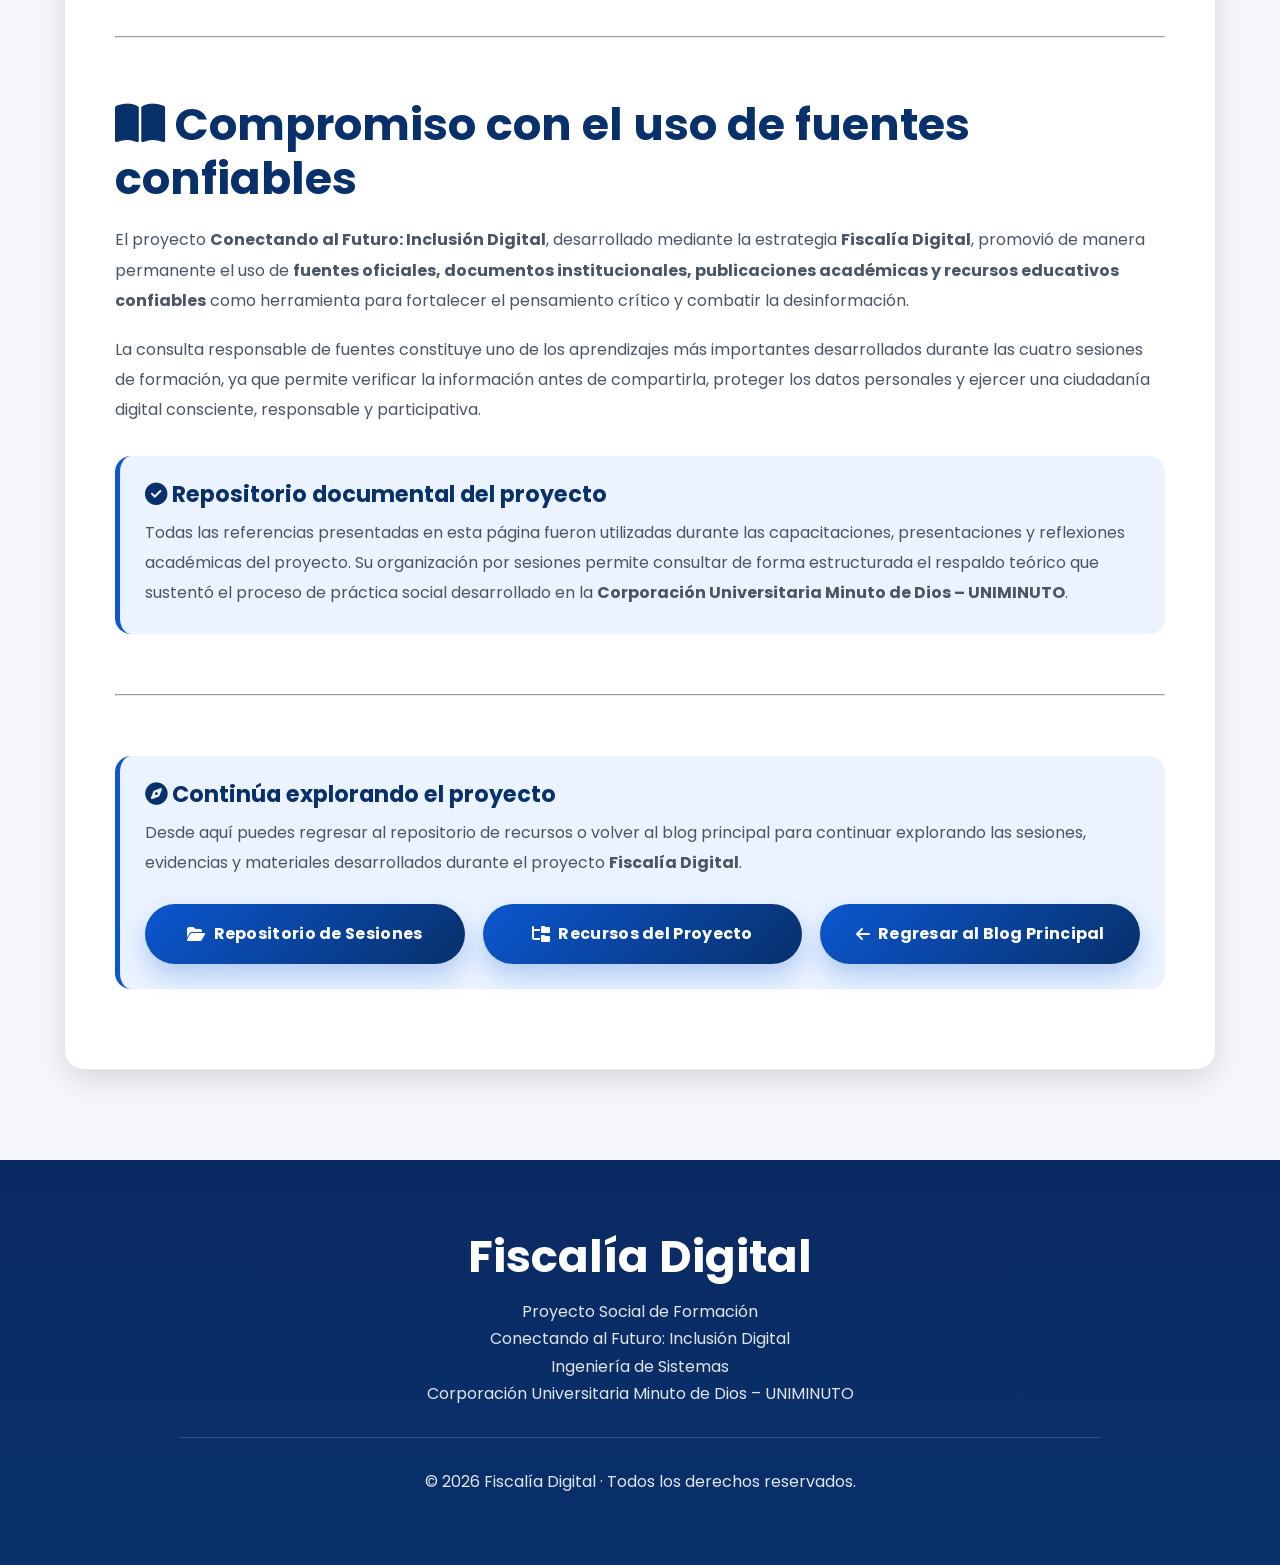
<file: recursos/fuentes.html>
<!DOCTYPE html>

<html lang="es">

<head>


<meta charset="UTF-8">
<meta name="viewport" content="width=device-width, initial-scale=1.0">

<title>Fuentes Oficiales | Fiscalía Digital</title>

<meta name="description"
    content="Enlaces y referencias institucionales utilizadas para promover la verificación de información, el pensamiento crítico y el uso responsable de la tecnología durante el proyecto Fiscalía Digital.">

<link rel="icon" href="../img/favicon.png">

<!-- Google Fonts -->
<link rel="preconnect" href="https://fonts.googleapis.com">
<link rel="preconnect" href="https://fonts.gstatic.com" crossorigin>

<link href="https://fonts.googleapis.com/css2?family=Poppins:wght@300;400;500;600;700;800&display=swap"
    rel="stylesheet">

<!-- Font Awesome -->
<link rel="stylesheet"
    href="https://cdnjs.cloudflare.com/ajax/libs/font-awesome/6.7.2/css/all.min.css">

<!-- CSS -->
<link rel="stylesheet" href="../css/estilos.css">


</head>

<body>


<!-- ================= HEADER ================= -->

<header>

    <nav class="navbar">

        <div class="logo">

            <img src="../img/logo.png" alt="Fiscalía Digital">

            <h2>Fiscalía Digital</h2>

        </div>

        <ul class="menu">

            <li><a href="../index.html">Inicio</a></li>
            <li><a href="sesiones.html">Sesiones</a></li>
            <li><a href="../index.html#recursos">Recursos</a></li>

        </ul>

    </nav>

</header>

<!-- ================= HERO ================= -->

<section class="hero hero-articulo">

    <div class="hero-texto">

        <span>Repositorio documental del proyecto</span>

        <h1>Fuentes Oficiales</h1>

        <p>

            Enlaces y referencias institucionales utilizadas para promover
            la verificación de información, el pensamiento crítico y el uso
            responsable de la tecnología durante las cuatro sesiones del
            proyecto <strong>Conectando al Futuro: Inclusión Digital</strong>
            mediante la estrategia <strong>Fiscalía Digital</strong>.

        </p>

    </div>

    <div class="hero-imagen">

        <img src="../img/referencias.png"
            alt="Fuentes oficiales del proyecto Fiscalía Digital">

    </div>

</section>

<!-- ================= CONTENIDO ================= -->

<section>

    <div class="contenedor">

        <article class="card articulo">

            <h2>

                <i class="fa-solid fa-book"></i>

                Referencias bibliográficas del proyecto

            </h2>

            <p>

                Todas las capacitaciones, reflexiones académicas y materiales
                desarrollados durante el proyecto fueron sustentados mediante
                <strong>fuentes oficiales, publicaciones académicas,
                documentos institucionales y recursos educativos
                especializados</strong>. La organización por sesiones permite
                consultar de manera estructurada el respaldo teórico
                utilizado durante el proceso formativo.

            </p>

            <div class="destacado">

                <h3>

                    <i class="fa-solid fa-circle-check"></i>

                    Criterio de selección

                </h3>

                <p>

                    Se priorizaron documentos de organismos internacionales,
                    instituciones educativas, organizaciones dedicadas al
                    pensamiento crítico y recursos audiovisuales utilizados
                    directamente durante las capacitaciones del proyecto.

                </p>

            </div>

            <hr class="divisor"/>

            <!-- ====================================================== -->
            <!-- SESIÓN 1 -->
            <!-- ====================================================== -->

            <h2>

                <i class="fa-solid fa-folder-open"></i>

                Sesión 1 · Ciudadanía digital y desinformación

            </h2>

            <p>

                La primera sesión del proyecto
                <strong>Conectando al Futuro: Inclusión Digital</strong>,
                desarrollada mediante la estrategia
                <strong>Fiscalía Digital</strong>, estuvo orientada a
                introducir los conceptos de
                <strong>ciudadanía digital, desinformación, noticias falsas y
                pensamiento crítico</strong>. Las siguientes referencias
                bibliográficas fueron utilizadas tanto en la presentación de
                la sesión como en la reflexión académica sobre
                <strong>Justicia Social</strong>.

            </p>

            <!-- PRESENTACIÓN -->

            <div class="destacado">

                <h3>

                    <i class="fa-solid fa-file-powerpoint"></i>

                    Fuentes utilizadas en la presentación

                </h3>

                <ol class="lista-referencias">

                    <li>

                        Fundación para el Pensamiento Crítico. (2020).
                        <em>La mini guía para el pensamiento crítico: Conceptos y herramientas</em>.
                        Foundation for Critical Thinking.
                        <br>
                        <a href="https://www.criticalthinking.org" target="_blank">
                            https://www.criticalthinking.org
                        </a>

                    </li>

                    <li>

                        Ribble, M. (2015).
                        <em>Digital citizenship in schools: Nine elements all students should know</em> (3.ª ed.).
                        International Society for Technology in Education.

                    </li>

                    <li>

                        Smile and Learn - Español. (2020, 5 de mayo).
                        <em>¿Qué son las fake news? - Consejos para reconocerlas - Fake news para niños</em> [Video].
                        YouTube.
                        <br>
                        <a href="https://www.youtube.com/watch?v=qMRm4UE1gOc" target="_blank">
                            https://www.youtube.com/watch?v=qMRm4UE1gOc
                        </a>

                    </li>

                    <li>

                        Organización de las Naciones Unidas para la Educación, la Ciencia y la Cultura. (2021).
                        <em>Reimaginar juntos nuestros futuros: Un nuevo contrato social para la educación</em>.
                        <br>
                        <a href="https://unesdoc.unesco.org" target="_blank">
                            https://unesdoc.unesco.org
                        </a>

                    </li>

                    <li>

                        Wardle, C., & Derakhshan, H. (2017).
                        <em>Information disorder: Toward an interdisciplinary framework for research and policy making</em>.
                        Council of Europe.
                        <br>
                        <a href="https://rm.coe.int/information-disorder-report/168076277c" target="_blank">
                            https://rm.coe.int/information-disorder-report/168076277c
                        </a>

                    </li>

                </ol>

            </div>

            <!-- REFLEXIÓN -->

            <div class="destacado">

                <h3>

                    <i class="fa-solid fa-scale-balanced"></i>

                    Fuentes utilizadas en la reflexión académica

                </h3>

                <p>

                    La reflexión titulada
                    <strong>“Justicia Social en la primera sesión de Fiscalía Digital”</strong>
                    fue elaborada a partir de documentos relacionados con
                    ciudadanía digital, pensamiento crítico, educación y uso
                    responsable de la tecnología.

                </p>

                <ol class="lista-referencias">

                    <li>

                        Fundación para el Pensamiento Crítico. (2020).
                        <em>La mini guía para el pensamiento crítico: Conceptos y herramientas</em>.
                        Foundation for Critical Thinking.
                        <br>
                        <a href="https://www.criticalthinking.org" target="_blank">
                            https://www.criticalthinking.org
                        </a>

                    </li>

                    <li>

                        Organización de las Naciones Unidas para la Educación, la Ciencia y la Cultura. (2021).
                        <em>Reimaginar juntos nuestros futuros: Un nuevo contrato social para la educación</em>.
                        <br>
                        <a href="https://unesdoc.unesco.org" target="_blank">
                            https://unesdoc.unesco.org
                        </a>

                    </li>

                    <li>

                        Ribble, M. (2015).
                        <em>Digital citizenship in schools: Nine elements all students should know</em> (3.ª ed.).
                        International Society for Technology in Education.

                    </li>

                    <li>

                        UNICEF. (2021).
                        <em>Ciudadanía digital: Guía para un uso seguro, responsable y participativo de las tecnologías digitales</em>.
                        <br>
                        <a href="https://www.unicef.org" target="_blank">
                            https://www.unicef.org
                        </a>

                    </li>

                </ol>

            </div>

            <!-- RELACIÓN -->

            <div class="destacado">

                <h3>

                    <i class="fa-solid fa-circle-check"></i>

                    Relación con la sesión

                </h3>

                <p>

                    Estas referencias sustentaron el desarrollo de la primera
                    capacitación y permitieron fundamentar la reflexión sobre
                    <strong>Justicia Social</strong>, destacando la
                    importancia de la ciudadanía digital, el pensamiento
                    crítico y el acceso equitativo al conocimiento como
                    elementos esenciales para construir una sociedad más
                    informada, responsable y participativa.

                </p>

            </div>

            <hr class="divisor"/>


            <!-- ====================================================== -->
            <!-- SESIÓN 2 -->
            <!-- ====================================================== -->

            <h2>

                <i class="fa-solid fa-folder-open"></i>

                Sesión 2 · Verificación de información y páginas web

            </h2>

            <p>

                La segunda sesión del proyecto
                <strong>Conectando al Futuro: Inclusión Digital</strong>,
                desarrollada mediante la estrategia
                <strong>Fiscalía Digital</strong>, estuvo orientada al
                fortalecimiento del <strong>pensamiento crítico, la
                verificación de información, el análisis de imágenes y el
                reconocimiento de fuentes confiables en Internet</strong>.
                Las siguientes referencias bibliográficas fueron utilizadas
                tanto en la presentación de la sesión como en la reflexión
                académica sobre <strong>Desarrollo Social Sostenible</strong>.

            </p>

            <!-- PRESENTACIÓN -->

            <div class="destacado">

                <h3>

                    <i class="fa-solid fa-file-powerpoint"></i>

                    Fuentes utilizadas en la presentación

                </h3>

                <ol class="lista-referencias">

                    <li>

                        Fundación para el Pensamiento Crítico. (2020).
                        <em>La mini guía para el pensamiento crítico:
                        Conceptos y herramientas</em>.
                        Foundation for Critical Thinking.
                        <br>
                        <a href="https://www.criticalthinking.org" target="_blank">
                            https://www.criticalthinking.org
                        </a>

                    </li>

                    <li>

                        Ireton, C., & Posetti, J. (Eds.). (2018).
                        <em>Journalism, “fake news” & disinformation:
                        Handbook for journalism education and training</em>.
                        UNESCO.
                        <br>
                        <a href="https://unesdoc.unesco.org/ark:/48223/pf0000265552" target="_blank">
                            https://unesdoc.unesco.org/ark:/48223/pf0000265552
                        </a>

                    </li>

                    <li>

                        Organización de las Naciones Unidas para la
                        Educación, la Ciencia y la Cultura. (2021).
                        <em>Alfabetización mediática e informacional:
                        Pensar críticamente, navegar de forma segura y
                        participar activamente en el entorno digital</em>.
                        <br>
                        <a href="https://www.unesco.org/en/media-information-literacy" target="_blank">
                            https://www.unesco.org/en/media-information-literacy
                        </a>

                    </li>

                    <li>

                        Wardle, C., & Derakhshan, H. (2017).
                        <em>Information disorder: Toward an interdisciplinary
                        framework for research and policy making</em>.
                        Council of Europe.
                        <br>
                        <a href="https://rm.coe.int/information-disorder-report/168076277c" target="_blank">
                            https://rm.coe.int/information-disorder-report/168076277c
                        </a>

                    </li>

                    <li>

                        Wineburg, S., & McGrew, S. (2017).
                        <em>Lateral reading and the nature of expertise:
                        Reading less and learning more when evaluating
                        digital information</em>.
                        Stanford History Education Group.
                        <br>
                        <a href="https://sheg.stanford.edu" target="_blank">
                            https://sheg.stanford.edu
                        </a>

                    </li>

                </ol>

            </div>

            <!-- REFLEXIÓN -->

            <div class="destacado">

                <h3>

                    <i class="fa-solid fa-seedling"></i>

                    Fuentes utilizadas en la reflexión académica

                </h3>

                <p>

                    La reflexión titulada
                    <strong>“Desarrollo Social Sostenible en la segunda
                    sesión de Fiscalía Digital”</strong> fue elaborada a
                    partir de documentos relacionados con pensamiento
                    crítico, educación digital y desarrollo sostenible como
                    fundamentos para promover una ciudadanía más informada y
                    responsable.

                </p>

                <ol class="lista-referencias">

                    <li>

                        Fundación para el Pensamiento Crítico. (2020).
                        <em>La mini guía para el pensamiento crítico:
                        Conceptos y herramientas</em>.
                        Foundation for Critical Thinking.
                        <br>
                        <a href="https://www.criticalthinking.org" target="_blank">
                            https://www.criticalthinking.org
                        </a>

                    </li>

                    <li>

                        Naciones Unidas. (2015).
                        <em>Transformar nuestro mundo: La Agenda 2030 para
                        el Desarrollo Sostenible</em>.
                        <br>
                        <a href="https://sdgs.un.org/es/2030agenda" target="_blank">
                            https://sdgs.un.org/es/2030agenda
                        </a>

                    </li>

                    <li>

                        Organización de las Naciones Unidas para la
                        Educación, la Ciencia y la Cultura. (2021).
                        <em>Reimaginar juntos nuestros futuros: Un nuevo
                        contrato social para la educación</em>.
                        <br>
                        <a href="https://unesdoc.unesco.org" target="_blank">
                            https://unesdoc.unesco.org
                        </a>

                    </li>

                </ol>

            </div>

            <!-- RELACIÓN -->

            <div class="destacado">

                <h3>

                    <i class="fa-solid fa-circle-check"></i>

                    Relación con la sesión

                </h3>

                <p>

                    Estas referencias sustentaron el desarrollo de la
                    segunda capacitación y permitieron fundamentar la
                    reflexión sobre <strong>Desarrollo Social
                    Sostenible</strong>, destacando la importancia de la
                    verificación de información, el pensamiento crítico, la
                    alfabetización mediática y el uso responsable de
                    herramientas digitales para fortalecer las capacidades
                    de los ciudadanos frente a la desinformación.

                </p>

            </div>

            <hr class="divisor"/>


            <!-- ====================================================== -->
            <!-- SESIÓN 3 -->
            <!-- ====================================================== -->

            <h2>

                <i class="fa-solid fa-folder-open"></i>

                Sesión 3 · Sesgos cognitivos y pensamiento crítico

            </h2>

            <p>

                La tercera sesión del proyecto
                <strong>Conectando al Futuro: Inclusión Digital</strong>,
                desarrollada mediante la estrategia
                <strong>Fiscalía Digital</strong>, estuvo orientada al
                estudio de los <strong>sesgos cognitivos, el efecto de
                verdad ilusoria, la desinformación y el pensamiento
                crítico</strong> como herramientas para analizar,
                cuestionar y verificar la información que circula en los
                entornos digitales. Las siguientes referencias
                bibliográficas fueron utilizadas tanto en la presentación
                de la sesión como en la reflexión académica sobre
                <strong>Innovación Social</strong>.

            </p>

            <!-- PRESENTACIÓN -->

            <div class="destacado">

                <h3>

                    <i class="fa-solid fa-file-powerpoint"></i>

                    Fuentes utilizadas en la presentación

                </h3>

                <ol class="lista-referencias">

                    <li>

                        Dechêne, A., Stahl, C., Hansen, J., & Wänke, M.
                        (2009). The truth about the truth: A meta-analytic
                        review of the truth effect.
                        <em>Personality and Social Psychology Review, 13</em>(2),
                        116–143.
                        <br>
                        <a href="https://doi.org/10.1177/1088868309335255" target="_blank">
                            https://doi.org/10.1177/1088868309335255
                        </a>

                    </li>

                    <li>

                        Fazio, L. K., Brashier, N. M., Payne, B. K., &
                        Marsh, E. J. (2015). Knowledge does not protect
                        against the illusory truth effect.
                        <em>Journal of Experimental Psychology: General,
                        144</em>(5), 993–1002.
                        <br>
                        <a href="https://doi.org/10.1037/xge0000098" target="_blank">
                            https://doi.org/10.1037/xge0000098
                        </a>

                    </li>

                    <li>

                        Pennycook, G., Cannon, T. D., & Rand, D. G.
                        (2018). Prior exposure increases perceived accuracy
                        of fake news.
                        <em>Journal of Experimental Psychology: General,
                        147</em>(12), 1865–1880.
                        <br>
                        <a href="https://doi.org/10.1037/xge0000465" target="_blank">
                            https://doi.org/10.1037/xge0000465
                        </a>

                    </li>

                    <li>

                        Reber, R., & Schwarz, N. (1999). Effects of
                        perceptual fluency on judgments of truth.
                        <em>Consciousness and Cognition, 8</em>(3), 338–342.
                        <br>
                        <a href="https://doi.org/10.1006/ccog.1999.0386" target="_blank">
                            https://doi.org/10.1006/ccog.1999.0386
                        </a>

                    </li>

                    <li>

                        Organización de las Naciones Unidas para la
                        Educación, la Ciencia y la Cultura. (2020).
                        <em>Periodismo, “noticias falsas” &
                        desinformación: Manual de educación y capacitación
                        en periodismo</em>.
                        <br>
                        <a href="https://unesdoc.unesco.org/ark:/48223/pf0000373349" target="_blank">
                            https://unesdoc.unesco.org/ark:/48223/pf0000373349
                        </a>

                    </li>

                    <li>

                        Unión Europea. (2026).
                        <em>Recurso audiovisual proporcionado para la
                        capacitación</em> [Video]. YouTube.
                        <br>
                        <a href="https://www.youtube.com/watch?v=Wm_OqUVIvp0" target="_blank">
                            https://www.youtube.com/watch?v=Wm_OqUVIvp0
                        </a>

                    </li>

                    <li>

                        DW Español. (2025, 27 de julio).
                        <em>DW Verifica: si aún estamos a tiempo de
                        distinguir noticias falsas del periodismo real</em>
                        [Video]. YouTube.
                        <br>
                        <a href="https://www.youtube.com/watch?v=RftVwSvKNKg" target="_blank">
                            https://www.youtube.com/watch?v=RftVwSvKNKg
                        </a>

                    </li>

                    <li>

                        Asana. (2026, 4 de junio).
                        <em>Pensamiento analítico y crítico: 7 pasos para
                        desarrollarlo</em>.
                        <br>
                        <a href="https://asana.com/es/resources/critical-thinking-skills" target="_blank">
                            https://asana.com/es/resources/critical-thinking-skills
                        </a>

                    </li>

                    <li>

                        Antonic, F. (2019, 12 de febrero).
                        <em>Aprender a dudar es aprender a pensar</em>
                        [Video]. TEDxFunes. YouTube.
                        <br>
                        <a href="https://www.youtube.com/watch?v=isjkB51pM74" target="_blank">
                            https://www.youtube.com/watch?v=isjkB51pM74
                        </a>

                    </li>

                    <li>

                        Faro Digital. (2026, 9 de julio).
                        <em>La escuela como resistencia cultural contra la
                        plata fácil</em>.
                        <br>
                        <a href="https://farodigital.org/la-escuela-como-resistencia-cultural-contra-la-plata-facil/" target="_blank">
                            https://farodigital.org/la-escuela-como-resistencia-cultural-contra-la-plata-facil/
                        </a>

                    </li>

                    <li>

                        Pérez-Paetow, P. (2015, 14 de diciembre).
                        <em>Sin pensamiento crítico no eres nadie</em>
                        [Video]. TEDxYouth@Valladolid. YouTube.
                        <br>
                        <a href="https://www.youtube.com/watch?v=WxC4RfTiOsM" target="_blank">
                            https://www.youtube.com/watch?v=WxC4RfTiOsM
                        </a>

                    </li>

                </ol>

            </div>

            <!-- REFLEXIÓN -->

            <div class="destacado">

                <h3>

                    <i class="fa-solid fa-lightbulb"></i>

                    Fuentes utilizadas en la reflexión académica

                </h3>

                <p>

                    La reflexión titulada
                    <strong>“Innovación Social en la tercera sesión de
                    Fiscalía Digital”</strong> fue elaborada a partir de
                    documentos relacionados con innovación social,
                    pensamiento crítico y educación digital como
                    herramientas para enfrentar la desinformación y
                    fortalecer las capacidades de los ciudadanos en los
                    entornos tecnológicos.

                </p>

                <ol class="lista-referencias">

                    <li>

                        Comisión Económica para América Latina y el Caribe.
                        (s. f.).
                        <em>Innovación social</em>.
                        CEPAL.

                    </li>

                    <li>

                        Fundación para el Pensamiento Crítico. (2020).
                        <em>La mini guía para el pensamiento crítico:
                        Conceptos y herramientas</em>.
                        Foundation for Critical Thinking.

                    </li>

                    <li>

                        Organización de las Naciones Unidas para la
                        Educación, la Ciencia y la Cultura. (2021).
                        <em>Reimaginar juntos nuestros futuros: Un nuevo
                        contrato social para la educación</em>.

                    </li>

                </ol>

            </div>

            <!-- RELACIÓN -->

            <div class="destacado">

                <h3>

                    <i class="fa-solid fa-circle-check"></i>

                    Relación con la sesión

                </h3>

                <p>

                    Estas fuentes permitieron fundamentar la explicación
                    sobre el <strong>efecto de verdad ilusoria, los sesgos
                    cognitivos, el pensamiento crítico y la innovación
                    social</strong>, así como el análisis de noticias
                    falsas, recursos audiovisuales y estrategias de
                    verificación desarrolladas durante la tercera
                    capacitación del proyecto
                    <strong>Fiscalía Digital</strong>.

                </p>

            </div>

            <hr class="divisor"/>


            <!-- ====================================================== -->
            <!-- SESIÓN 4 -->
            <!-- ====================================================== -->

            <h2>

                <i class="fa-solid fa-folder-open"></i>

                Sesión 4 · Internet, Wi-Fi, servidores y seguridad digital

            </h2>

            <p>

                La cuarta sesión del proyecto
                <strong>Conectando al Futuro: Inclusión Digital</strong>,
                desarrollada mediante la estrategia
                <strong>Fiscalía Digital</strong>, estuvo orientada a
                comprender el funcionamiento básico de
                <strong>Internet, las redes Wi-Fi, los servidores, la
                privacidad de los datos y la seguridad digital</strong>,
                fortaleciendo las capacidades de los participantes para
                desenvolverse de manera más autónoma y responsable en los
                entornos tecnológicos. Las siguientes referencias
                bibliográficas fueron utilizadas tanto en la presentación de
                la sesión como en la reflexión académica sobre
                <strong>Innovación Social</strong>.

            </p>

            <!-- PRESENTACIÓN -->

            <div class="destacado">

                <h3>

                    <i class="fa-solid fa-file-powerpoint"></i>

                    Fuentes utilizadas en la presentación

                </h3>

                <ol class="lista-referencias">

                    <li>

                        Cisco. (s. f.).
                        <em>What is a wireless router? Wi-Fi router</em>.
                        Cisco.
                        <br>
                        <a href="https://www.cisco.com" target="_blank">
                            https://www.cisco.com
                        </a>

                    </li>

                    <li>

                        Cisco. (s. f.).
                        <em>What is Wi-Fi?</em>
                        Cisco.
                        <br>
                        <a href="https://www.cisco.com" target="_blank">
                            https://www.cisco.com
                        </a>

                    </li>

                    <li>

                        Cybersecurity and Infrastructure Security Agency.
                        (s. f.).
                        <em>Secure our world</em>.
                        U.S. Department of Homeland Security.
                        <br>
                        <a href="https://www.cisa.gov/secure-our-world" target="_blank">
                            https://www.cisa.gov/secure-our-world
                        </a>

                    </li>

                    <li>

                        Cybersecurity and Infrastructure Security Agency.
                        (2024).
                        <em>4 formas sencillas de mantenerse seguro en línea</em>.
                        U.S. Department of Homeland Security.
                        <br>
                        <a href="https://www.cisa.gov" target="_blank">
                            https://www.cisa.gov
                        </a>

                    </li>

                    <li>

                        Grizzle, A., Wilson, C., Gordon, D., Tuazon, R.,
                        Cheung, C. K., Lau, J., Fischer, R., Tayie, S.,
                        Suraj, O., Jaakkola, M., Thésée, G., & Gulston,
                        C. (Eds.). (2021).
                        <em>Media and information literate citizens: Think critically, click wisely!</em>.
                        UNESCO.
                        <br>
                        <a href="https://unesdoc.unesco.org" target="_blank">
                            https://unesdoc.unesco.org
                        </a>

                    </li>

                    <li>

                        National Institute of Standards and Technology.
                        (s. f.).
                        <em>Data</em>.
                        Computer Security Resource Center.
                        <br>
                        <a href="https://csrc.nist.gov" target="_blank">
                            https://csrc.nist.gov
                        </a>

                    </li>

                    <li>

                        National Institute of Standards and Technology.
                        (s. f.).
                        <em>Data privacy</em>.
                        Computer Security Resource Center.
                        <br>
                        <a href="https://csrc.nist.gov" target="_blank">
                            https://csrc.nist.gov
                        </a>

                    </li>

                    <li>

                        National Institute of Standards and Technology.
                        (s. f.).
                        <em>Privacy</em>.
                        Computer Security Resource Center.
                        <br>
                        <a href="https://csrc.nist.gov" target="_blank">
                            https://csrc.nist.gov
                        </a>

                    </li>

                    <li>

                        National Institute of Standards and Technology.
                        (s. f.).
                        <em>Server</em>.
                        Computer Security Resource Center.
                        <br>
                        <a href="https://csrc.nist.gov" target="_blank">
                            https://csrc.nist.gov
                        </a>

                    </li>

                </ol>

            </div>

            <!-- REFLEXIÓN -->

            <div class="destacado">

                <h3>

                    <i class="fa-solid fa-lightbulb"></i>

                    Fuentes utilizadas en la reflexión académica

                </h3>

                <p>

                    La reflexión titulada
                    <strong>“Innovación Social en la cuarta sesión de
                    Fiscalía Digital”</strong> fue elaborada a partir de
                    documentos relacionados con innovación social,
                    alfabetización digital y comprensión básica del
                    funcionamiento de las tecnologías utilizadas
                    cotidianamente por los ciudadanos.

                </p>

                <ol class="lista-referencias">

                    <li>

                        Comisión Económica para América Latina y el Caribe.
                        (s. f.).
                        <em>Innovación social</em>.
                        CEPAL.
                        <br>
                        <a href="https://www.cepal.org/es/temas/innovacion-social" target="_blank">
                            https://www.cepal.org/es/temas/innovacion-social
                        </a>

                    </li>

                    <li>

                        Cisco. (s. f.).
                        <em>¿Qué es una red inalámbrica?</em>.
                        Cisco.
                        <br>
                        <a href="https://www.cisco.com" target="_blank">
                            https://www.cisco.com
                        </a>

                    </li>

                    <li>

                        Cisco. (s. f.).
                        <em>What is Wi-Fi?</em>
                        Cisco.
                        <br>
                        <a href="https://www.cisco.com" target="_blank">
                            https://www.cisco.com
                        </a>

                    </li>

                </ol>

            </div>

            <!-- RELACIÓN -->

            <div class="destacado">

                <h3>

                    <i class="fa-solid fa-circle-check"></i>

                    Relación con la sesión

                </h3>

                <p>

                    Estas fuentes permitieron fundamentar la explicación
                    sobre <strong>Internet, Wi-Fi, servidores, privacidad,
                    protección de datos y seguridad digital</strong>, así
                    como la reflexión sobre la
                    <strong>innovación social</strong> entendida como una
                    estrategia para fortalecer la alfabetización digital y
                    reducir las brechas de conocimiento tecnológico dentro
                    de la comunidad.

                </p>

            </div>

            <hr class="divisor"/>


            <!-- ====================================================== -->
            <!-- CIERRE DEL REPOSITORIO -->
            <!-- ====================================================== -->

            <h2>

                <i class="fa-solid fa-book-open"></i>

                Compromiso con el uso de fuentes confiables

            </h2>

            <p>

                El proyecto <strong>Conectando al Futuro: Inclusión
                Digital</strong>, desarrollado mediante la estrategia
                <strong>Fiscalía Digital</strong>, promovió de manera
                permanente el uso de <strong>fuentes oficiales, documentos
                institucionales, publicaciones académicas y recursos
                educativos confiables</strong> como herramienta para
                fortalecer el pensamiento crítico y combatir la
                desinformación.

            </p>

            <p>

                La consulta responsable de fuentes constituye uno de los
                aprendizajes más importantes desarrollados durante las
                cuatro sesiones de formación, ya que permite verificar la
                información antes de compartirla, proteger los datos
                personales y ejercer una ciudadanía digital consciente,
                responsable y participativa.

            </p>

            <div class="destacado">

                <h3>

                    <i class="fa-solid fa-circle-check"></i>

                    Repositorio documental del proyecto

                </h3>

                <p>

                    Todas las referencias presentadas en esta página fueron
                    utilizadas durante las capacitaciones, presentaciones y
                    reflexiones académicas del proyecto. Su organización por
                    sesiones permite consultar de forma estructurada el
                    respaldo teórico que sustentó el proceso de práctica
                    social desarrollado en la
                    <strong>Corporación Universitaria Minuto de Dios –
                    UNIMINUTO</strong>.

                </p>

            </div>

            <hr class="divisor"/>

            <!-- ====================================================== -->
            <!-- NAVEGACIÓN FINAL -->
            <!-- ====================================================== -->

            <div class="destacado">

                <h3>

                    <i class="fa-solid fa-compass"></i>

                    Continúa explorando el proyecto

                </h3>

                <p>

                    Desde aquí puedes regresar al repositorio de recursos o
                    volver al blog principal para continuar explorando las
                    sesiones, evidencias y materiales desarrollados durante
                    el proyecto <strong>Fiscalía Digital</strong>.

                </p>

                <div class="acciones-finales">

                    <a href="sesiones.html" class="btn-principal">

                        <i class="fa-solid fa-folder-open"></i>

                        Repositorio de Sesiones

                    </a>

                    <a href="../index.html#recursos" class="btn-principal">

                        <i class="fa-solid fa-folder-tree"></i>

                        Recursos del Proyecto

                    </a>

                    <a href="../index.html#entradas" class="btn-principal">

                        <i class="fa-solid fa-arrow-left"></i>

                        Regresar al Blog Principal

                    </a>

                </div>

            </div>

        </article>

    </div>

</section>

<!-- ================= FOOTER ================= -->

<footer>

    <div class="contenedor-footer">

        <h2>Fiscalía Digital</h2>

        <p>

            Proyecto Social de Formación

            <br>

            Conectando al Futuro: Inclusión Digital

            <br>

            Ingeniería de Sistemas

            <br>

            Corporación Universitaria Minuto de Dios – UNIMINUTO

        </p>

        <hr>

        <p>

            © 2026 Fiscalía Digital · Todos los derechos reservados.

        </p>

    </div>

</footer>

<script src="../js/script.js"></script>


</body>

</html>
</file>
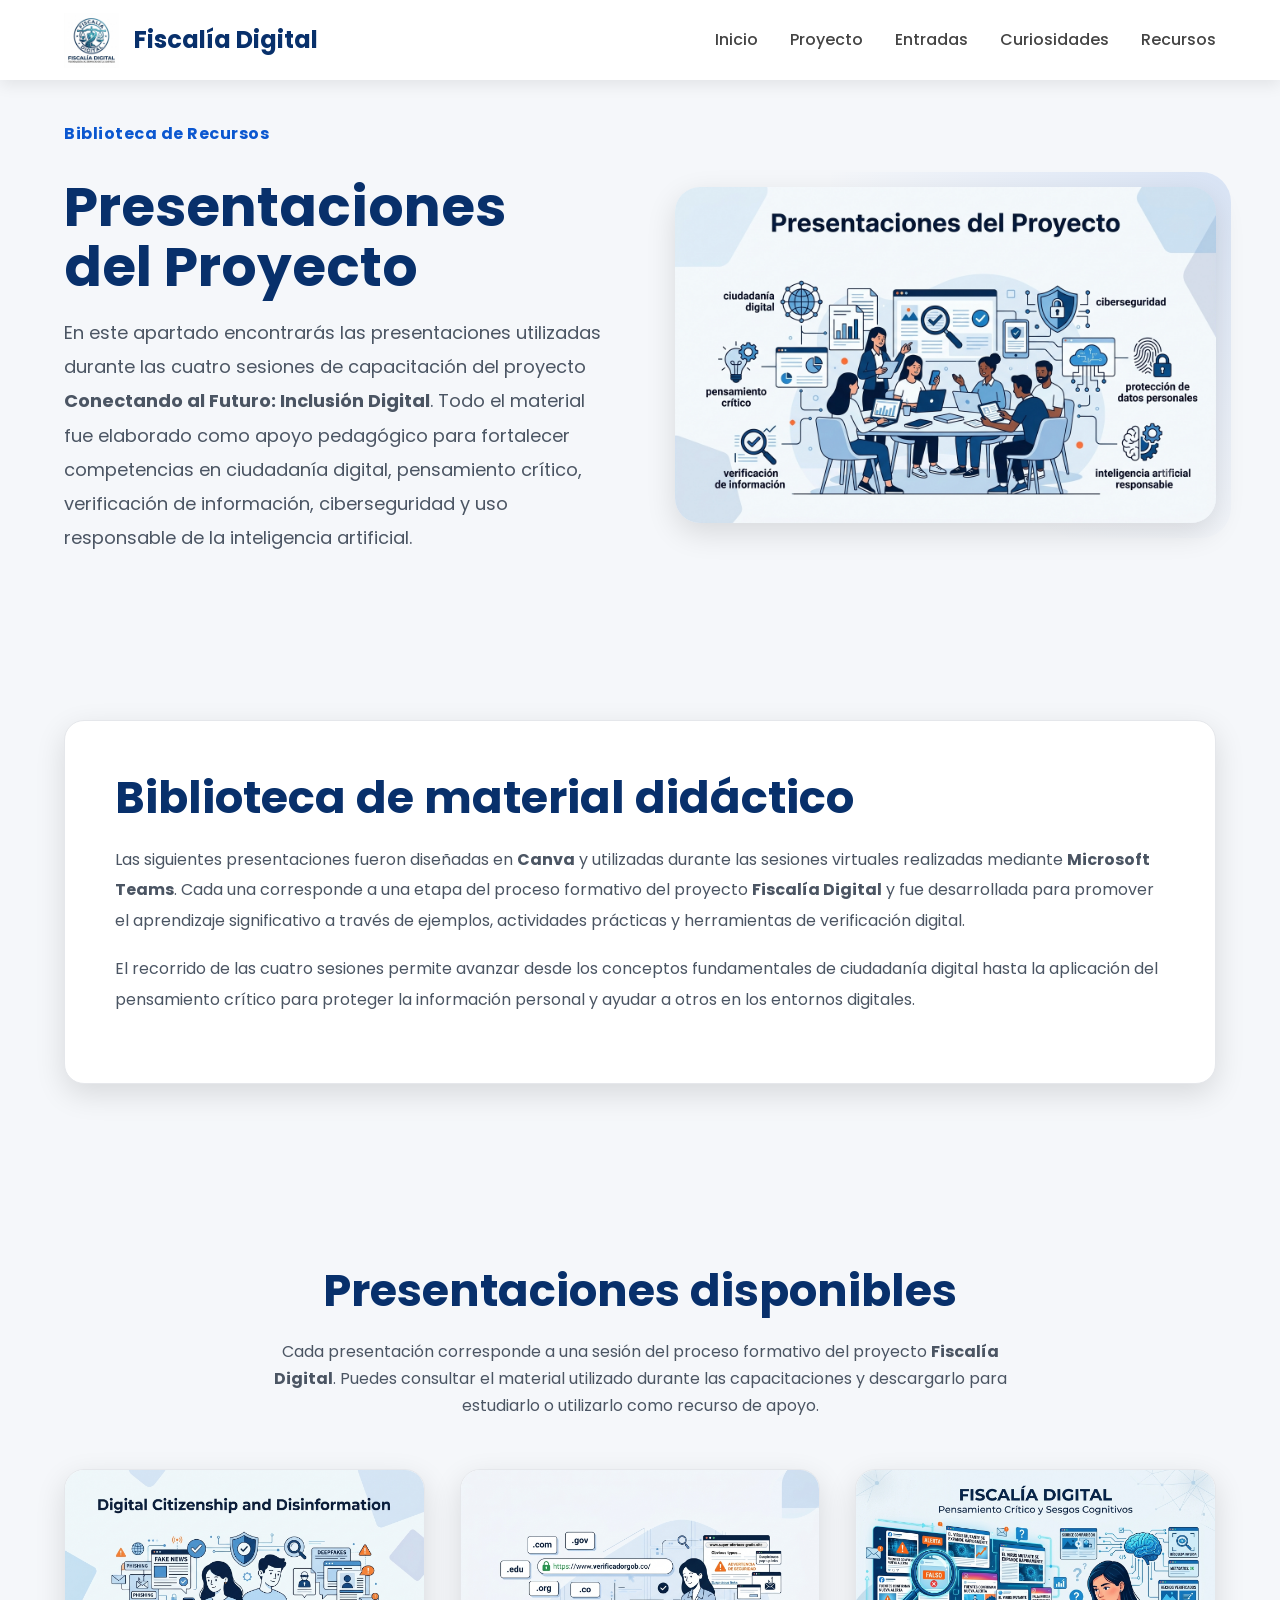
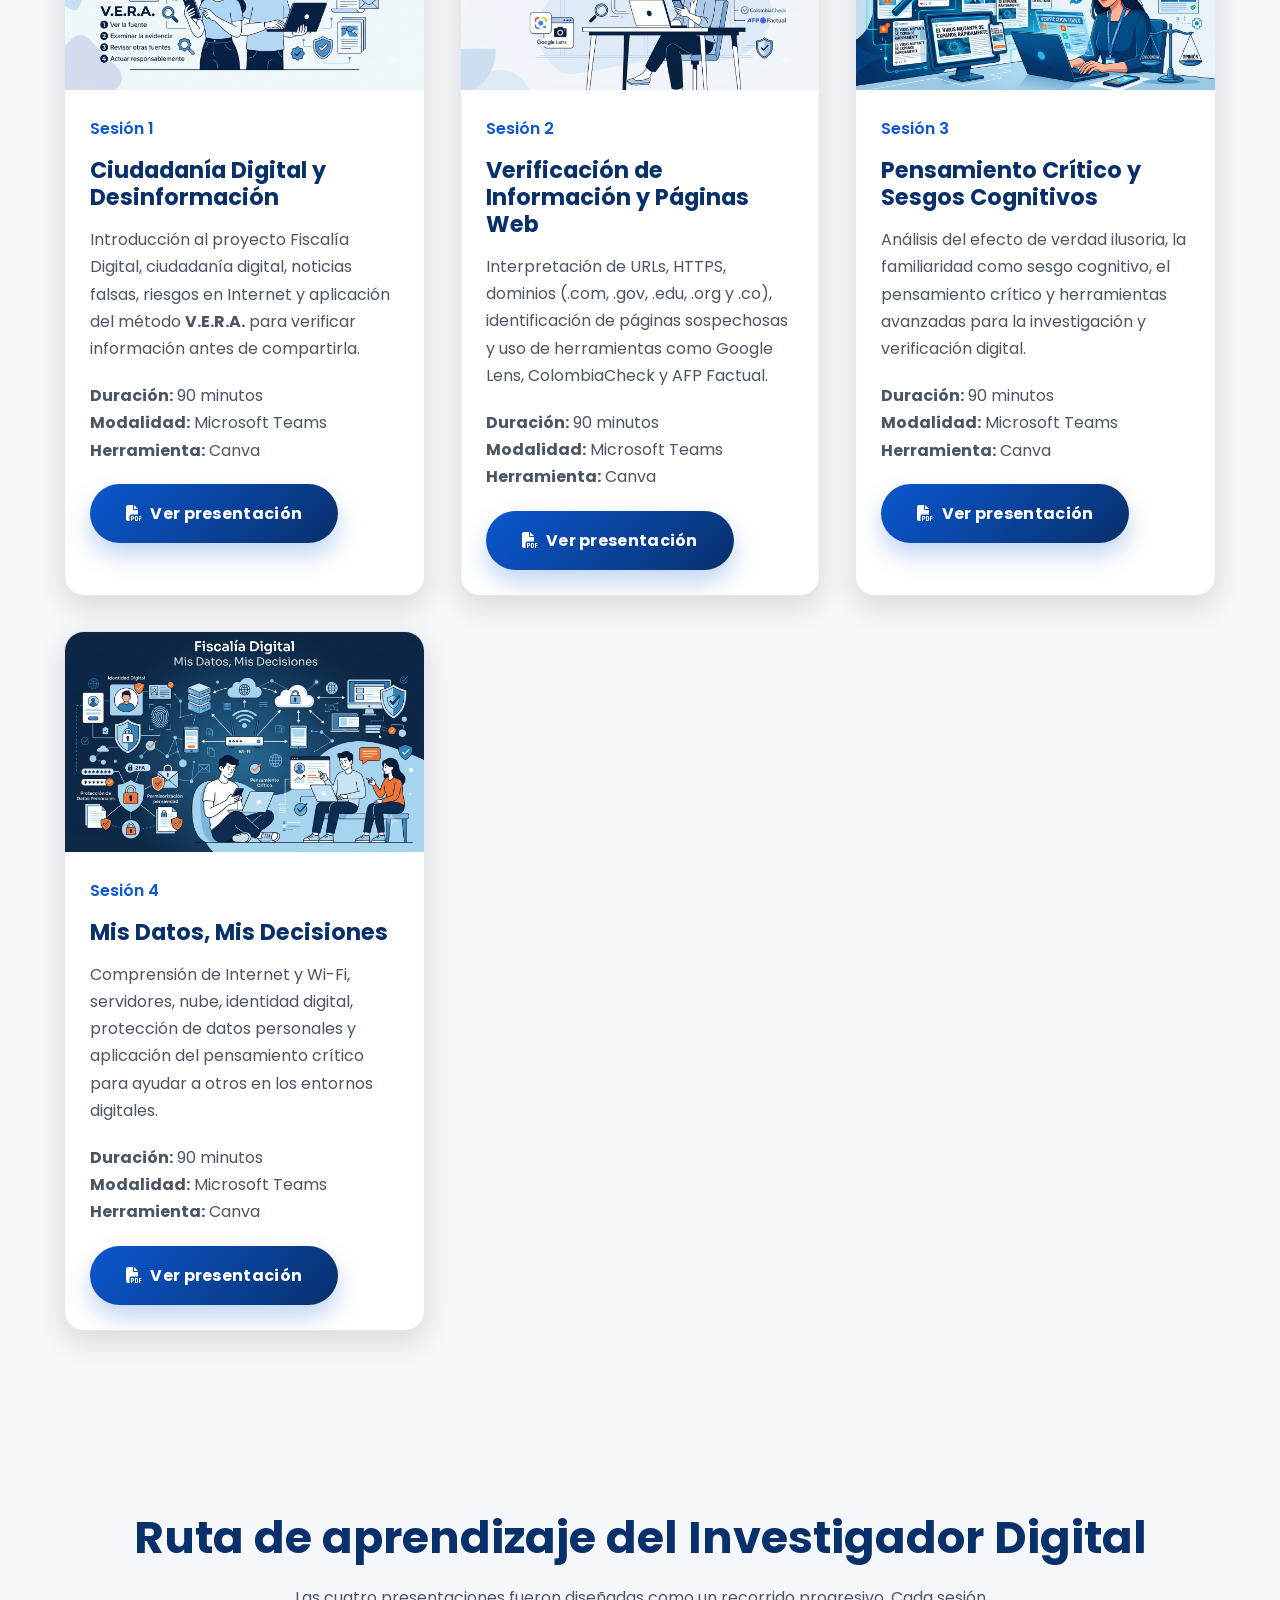
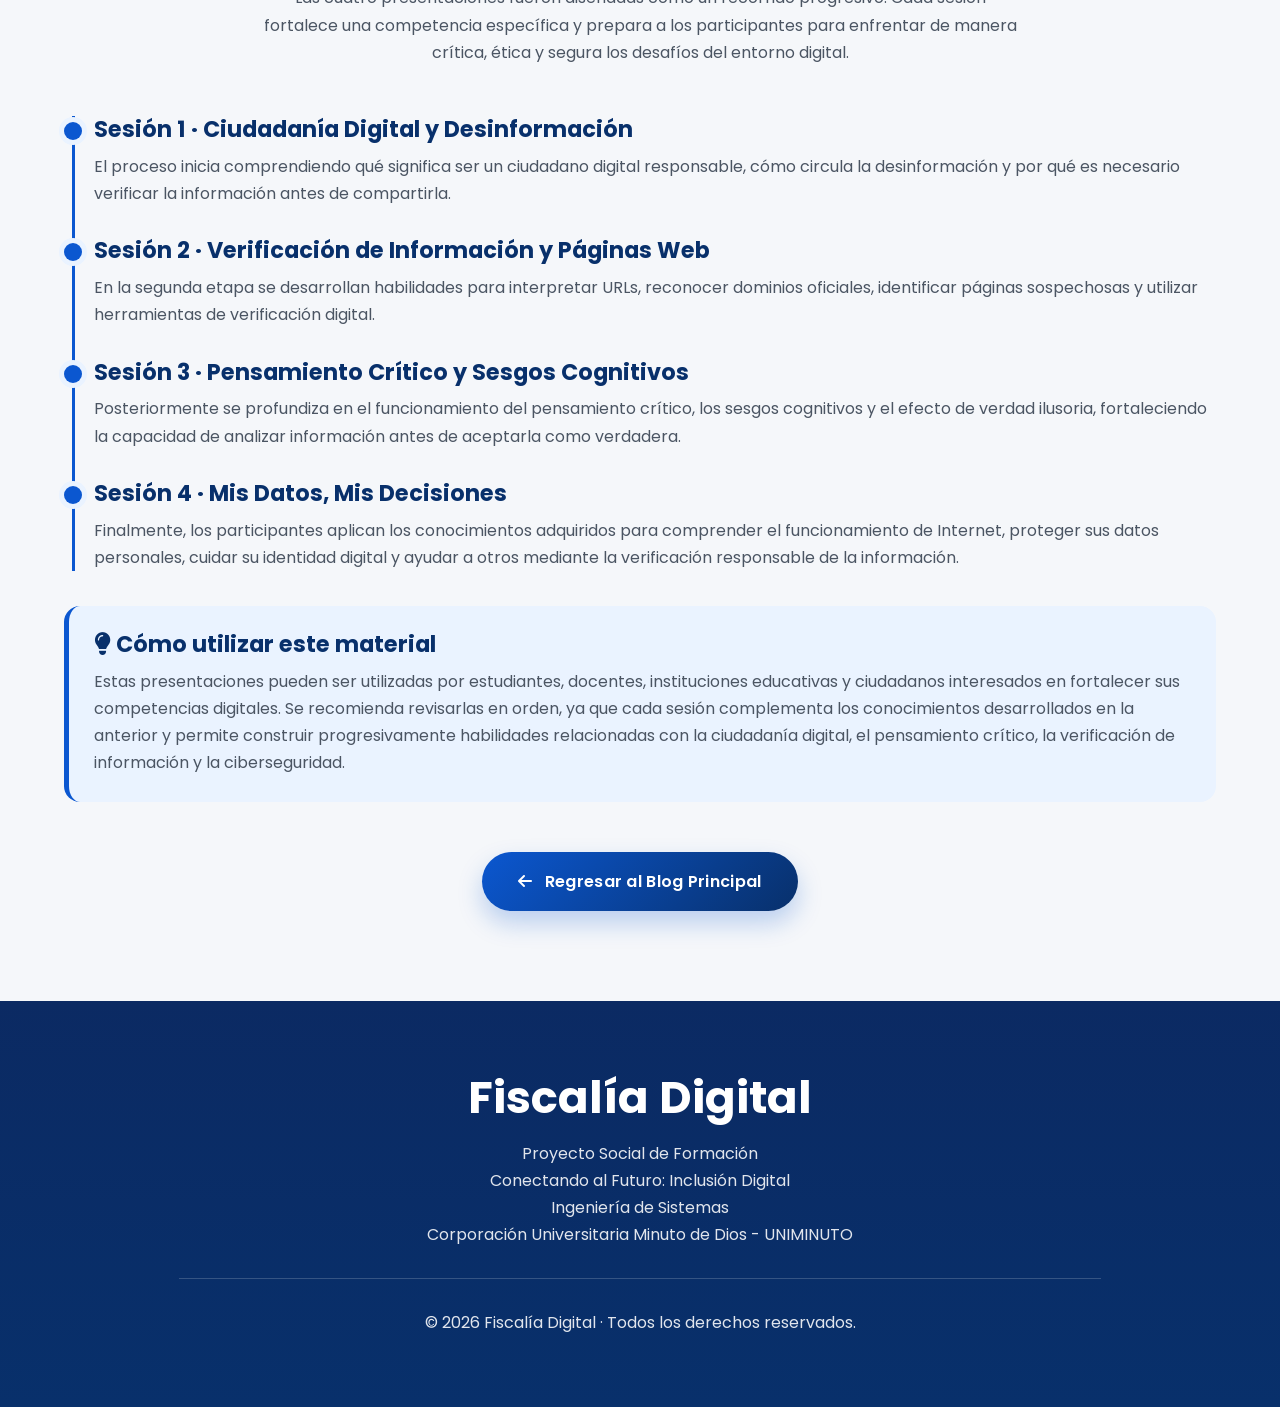
<file: recursos/presentaciones.html>
<!DOCTYPE html>

<html lang="es">

<head>


<meta charset="UTF-8">
<meta name="viewport" content="width=device-width, initial-scale=1.0">

<title>Presentaciones | Fiscalía Digital</title>

<meta name="description"
    content="Biblioteca de presentaciones utilizadas durante las cuatro sesiones del proyecto Fiscalía Digital.">

<link rel="icon" href="../img/favicon.png">

<!-- Google Fonts -->
<link rel="preconnect" href="https://fonts.googleapis.com">
<link rel="preconnect" href="https://fonts.gstatic.com" crossorigin>

<link href="https://fonts.googleapis.com/css2?family=Poppins:wght@300;400;500;600;700;800&display=swap"
    rel="stylesheet">

<!-- Font Awesome -->
<link rel="stylesheet"
    href="https://cdnjs.cloudflare.com/ajax/libs/font-awesome/6.7.2/css/all.min.css">

<!-- CSS -->
<link rel="stylesheet" href="../css/estilos.css">


</head>

<body>


<!-- ================= HEADER ================= -->

<header>

    <nav class="navbar">

        <div class="logo">

            <img src="../img/logo.png" alt="Fiscalía Digital">

            <h2>Fiscalía Digital</h2>

        </div>

        <ul class="menu">

            <li><a href="../index.html">Inicio</a></li>

            <li><a href="../index.html#proyecto">Proyecto</a></li>

            <li><a href="../index.html#entradas">Entradas</a></li>

            <li><a href="../index.html#curiosidades">Curiosidades</a></li>

            <li><a href="../index.html#recursos">Recursos</a></li>

        </ul>

        <div class="menu-responsive">

            <i class="fa-solid fa-bars"></i>

        </div>

    </nav>

</header>

<!-- ================= HERO ================= -->

<section class="hero hero-articulo">

    <div class="hero-texto">

        <span>Biblioteca de Recursos</span>

        <h1>Presentaciones del Proyecto</h1>

        <p>

            En este apartado encontrarás las presentaciones utilizadas durante las
            cuatro sesiones de capacitación del proyecto
            <strong>Conectando al Futuro: Inclusión Digital</strong>. Todo el material
            fue elaborado como apoyo pedagógico para fortalecer competencias en
            ciudadanía digital, pensamiento crítico, verificación de información,
            ciberseguridad y uso responsable de la inteligencia artificial.

        </p>

    </div>

    <div class="hero-imagen">

        <img src="../img/PortadaR.png" alt="Biblioteca de presentaciones Fiscalía Digital">

    </div>

</section>

<!-- ================= INTRODUCCIÓN ================= -->

<section>

    <div class="contenedor">

        <article class="card articulo">

            <h2>Biblioteca de material didáctico</h2>

            <p>

                Las siguientes presentaciones fueron diseñadas en <strong>Canva</strong>
                y utilizadas durante las sesiones virtuales realizadas mediante
                <strong>Microsoft Teams</strong>. Cada una corresponde a una etapa del
                proceso formativo del proyecto <strong>Fiscalía Digital</strong> y fue
                desarrollada para promover el aprendizaje significativo a través de
                ejemplos, actividades prácticas y herramientas de verificación digital.

            </p>

            <p>

                El recorrido de las cuatro sesiones permite avanzar desde los conceptos
                fundamentales de ciudadanía digital hasta la aplicación del pensamiento
                crítico para proteger la información personal y ayudar a otros en los
                entornos digitales.

            </p>

        </article>

    </div>

</section>

  <!-- ================= PRESENTACIONES DISPONIBLES ================= -->

<section>


<div class="contenedor">

    <h2>Presentaciones disponibles</h2>

    <p class="subtitulo">

        Cada presentación corresponde a una sesión del proceso formativo del proyecto
        <strong>Fiscalía Digital</strong>. Puedes consultar el material utilizado durante
        las capacitaciones y descargarlo para estudiarlo o utilizarlo como recurso de apoyo.

    </p>

    <div class="grid-blog">

        <!-- ================= SESIÓN 1 ================= -->

        <article class="card">

            <img src="../img/recursos.1.png" alt="Sesión 1 - Ciudadanía Digital y Desinformación">

            <div class="contenido">

                <span>Sesión 1</span>

                <h3>Ciudadanía Digital y Desinformación</h3>

                <p>

                    Introducción al proyecto Fiscalía Digital, ciudadanía digital,
                    noticias falsas, riesgos en Internet y aplicación del método
                    <strong>V.E.R.A.</strong> para verificar información antes de compartirla.

                </p>

                <p>

                    <strong>Duración:</strong> 90 minutos<br>
                    <strong>Modalidad:</strong> Microsoft Teams<br>
                    <strong>Herramienta:</strong> Canva

                </p>

                <a href="../presentacion-sesion1.pdf" class="btn-principal" target="_blank">

                    <i class="fa-solid fa-file-pdf"></i>
                    Ver presentación

                </a>

            </div>

        </article>

        <!-- ================= SESIÓN 2 ================= -->

        <article class="card">

            <img src="../img/recursos.2.png" alt="Sesión 2 - Verificación de Información y Páginas Web">

            <div class="contenido">

                <span>Sesión 2</span>

                <h3>Verificación de Información y Páginas Web</h3>

                <p>

                    Interpretación de URLs, HTTPS, dominios (.com, .gov, .edu, .org y .co),
                    identificación de páginas sospechosas y uso de herramientas como
                    Google Lens, ColombiaCheck y AFP Factual.

                </p>

                <p>

                    <strong>Duración:</strong> 90 minutos<br>
                    <strong>Modalidad:</strong> Microsoft Teams<br>
                    <strong>Herramienta:</strong> Canva

                </p>

                <a href="../presentacion-sesion2.pdf" class="btn-principal" target="_blank">

                    <i class="fa-solid fa-file-pdf"></i>
                    Ver presentación

                </a>

            </div>

        </article>

        <!-- ================= SESIÓN 3 ================= -->

        <article class="card">

            <img src="../img/recursos.3.png" alt="Sesión 3 - Pensamiento Crítico y Sesgos Cognitivos">

            <div class="contenido">

                <span>Sesión 3</span>

                <h3>Pensamiento Crítico y Sesgos Cognitivos</h3>

                <p>

                    Análisis del efecto de verdad ilusoria, la familiaridad como
                    sesgo cognitivo, el pensamiento crítico y herramientas avanzadas
                    para la investigación y verificación digital.

                </p>

                <p>

                    <strong>Duración:</strong> 90 minutos<br>
                    <strong>Modalidad:</strong> Microsoft Teams<br>
                    <strong>Herramienta:</strong> Canva

                </p>

                <a href="../presentacion-sesion3.pdf" class="btn-principal" target="_blank">

                    <i class="fa-solid fa-file-pdf"></i>
                    Ver presentación

                </a>

            </div>

        </article>

        <!-- ================= SESIÓN 4 ================= -->

        <article class="card">

            <img src="../img/recursos.4.png" alt="Sesión 4 - Mis Datos, Mis Decisiones">

            <div class="contenido">

                <span>Sesión 4</span>

                <h3>Mis Datos, Mis Decisiones</h3>

                <p>

                    Comprensión de Internet y Wi-Fi, servidores, nube, identidad digital,
                    protección de datos personales y aplicación del pensamiento crítico
                    para ayudar a otros en los entornos digitales.

                </p>

                <p>

                    <strong>Duración:</strong> 90 minutos<br>
                    <strong>Modalidad:</strong> Microsoft Teams<br>
                    <strong>Herramienta:</strong> Canva

                </p>

                <a href="../presentacion-sesion4.pdf" class="btn-principal" target="_blank">

                    <i class="fa-solid fa-file-pdf"></i>
                    Ver presentación

                </a>

            </div>

        </article>

    </div>

</div>


</section>
  <!-- ================= RUTA DE APRENDIZAJE ================= -->

<section>


<div class="contenedor">

    <h2>Ruta de aprendizaje del Investigador Digital</h2>

    <p class="subtitulo">

        Las cuatro presentaciones fueron diseñadas como un recorrido progresivo.
        Cada sesión fortalece una competencia específica y prepara a los participantes
        para enfrentar de manera crítica, ética y segura los desafíos del entorno digital.

    </p>

    <div class="timeline">

        <div class="timeline-item">

            <h3>Sesión 1 · Ciudadanía Digital y Desinformación</h3>

            <p>

                El proceso inicia comprendiendo qué significa ser un ciudadano digital
                responsable, cómo circula la desinformación y por qué es necesario verificar
                la información antes de compartirla.

            </p>

        </div>

        <div class="timeline-item">

            <h3>Sesión 2 · Verificación de Información y Páginas Web</h3>

            <p>

                En la segunda etapa se desarrollan habilidades para interpretar URLs,
                reconocer dominios oficiales, identificar páginas sospechosas y utilizar
                herramientas de verificación digital.

            </p>

        </div>

        <div class="timeline-item">

            <h3>Sesión 3 · Pensamiento Crítico y Sesgos Cognitivos</h3>

            <p>

                Posteriormente se profundiza en el funcionamiento del pensamiento crítico,
                los sesgos cognitivos y el efecto de verdad ilusoria, fortaleciendo la capacidad
                de analizar información antes de aceptarla como verdadera.

            </p>

        </div>

        <div class="timeline-item">

            <h3>Sesión 4 · Mis Datos, Mis Decisiones</h3>

            <p>

                Finalmente, los participantes aplican los conocimientos adquiridos para comprender
                el funcionamiento de Internet, proteger sus datos personales, cuidar su identidad
                digital y ayudar a otros mediante la verificación responsable de la información.

            </p>

        </div>

    </div>

    <!-- ================= CÓMO UTILIZAR EL MATERIAL ================= -->

    <div class="destacado mt-4">

        <h3>

            <i class="fa-solid fa-lightbulb"></i>

            Cómo utilizar este material

        </h3>

        <p>

            Estas presentaciones pueden ser utilizadas por estudiantes, docentes,
            instituciones educativas y ciudadanos interesados en fortalecer sus
            competencias digitales. Se recomienda revisarlas en orden, ya que cada
            sesión complementa los conocimientos desarrollados en la anterior y permite
            construir progresivamente habilidades relacionadas con la ciudadanía digital,
            el pensamiento crítico, la verificación de información y la ciberseguridad.

        </p>

    </div>

    <!-- ================= BOTÓN REGRESAR ================= -->

    <div class="texto-centro mt-5">

        <a href="../index.html#recursos" class="btn-principal">

            <i class="fa-solid fa-arrow-left"></i>

            Regresar al Blog Principal

        </a>

    </div>

</div>


</section>

<!-- ================= FOOTER ================= -->

<footer>


<div class="contenedor-footer">

    <h2>Fiscalía Digital</h2>

    <p>

        Proyecto Social de Formación

        <br>

        Conectando al Futuro: Inclusión Digital

        <br>

        Ingeniería de Sistemas

        <br>

        Corporación Universitaria Minuto de Dios - UNIMINUTO

    </p>

    <hr>

    <p>

        © 2026 Fiscalía Digital · Todos los derechos reservados.

    </p>

</div>


</footer>

<!-- JavaScript -->

<script src="../js/script.js"></script>

</body>

</html>
</file>
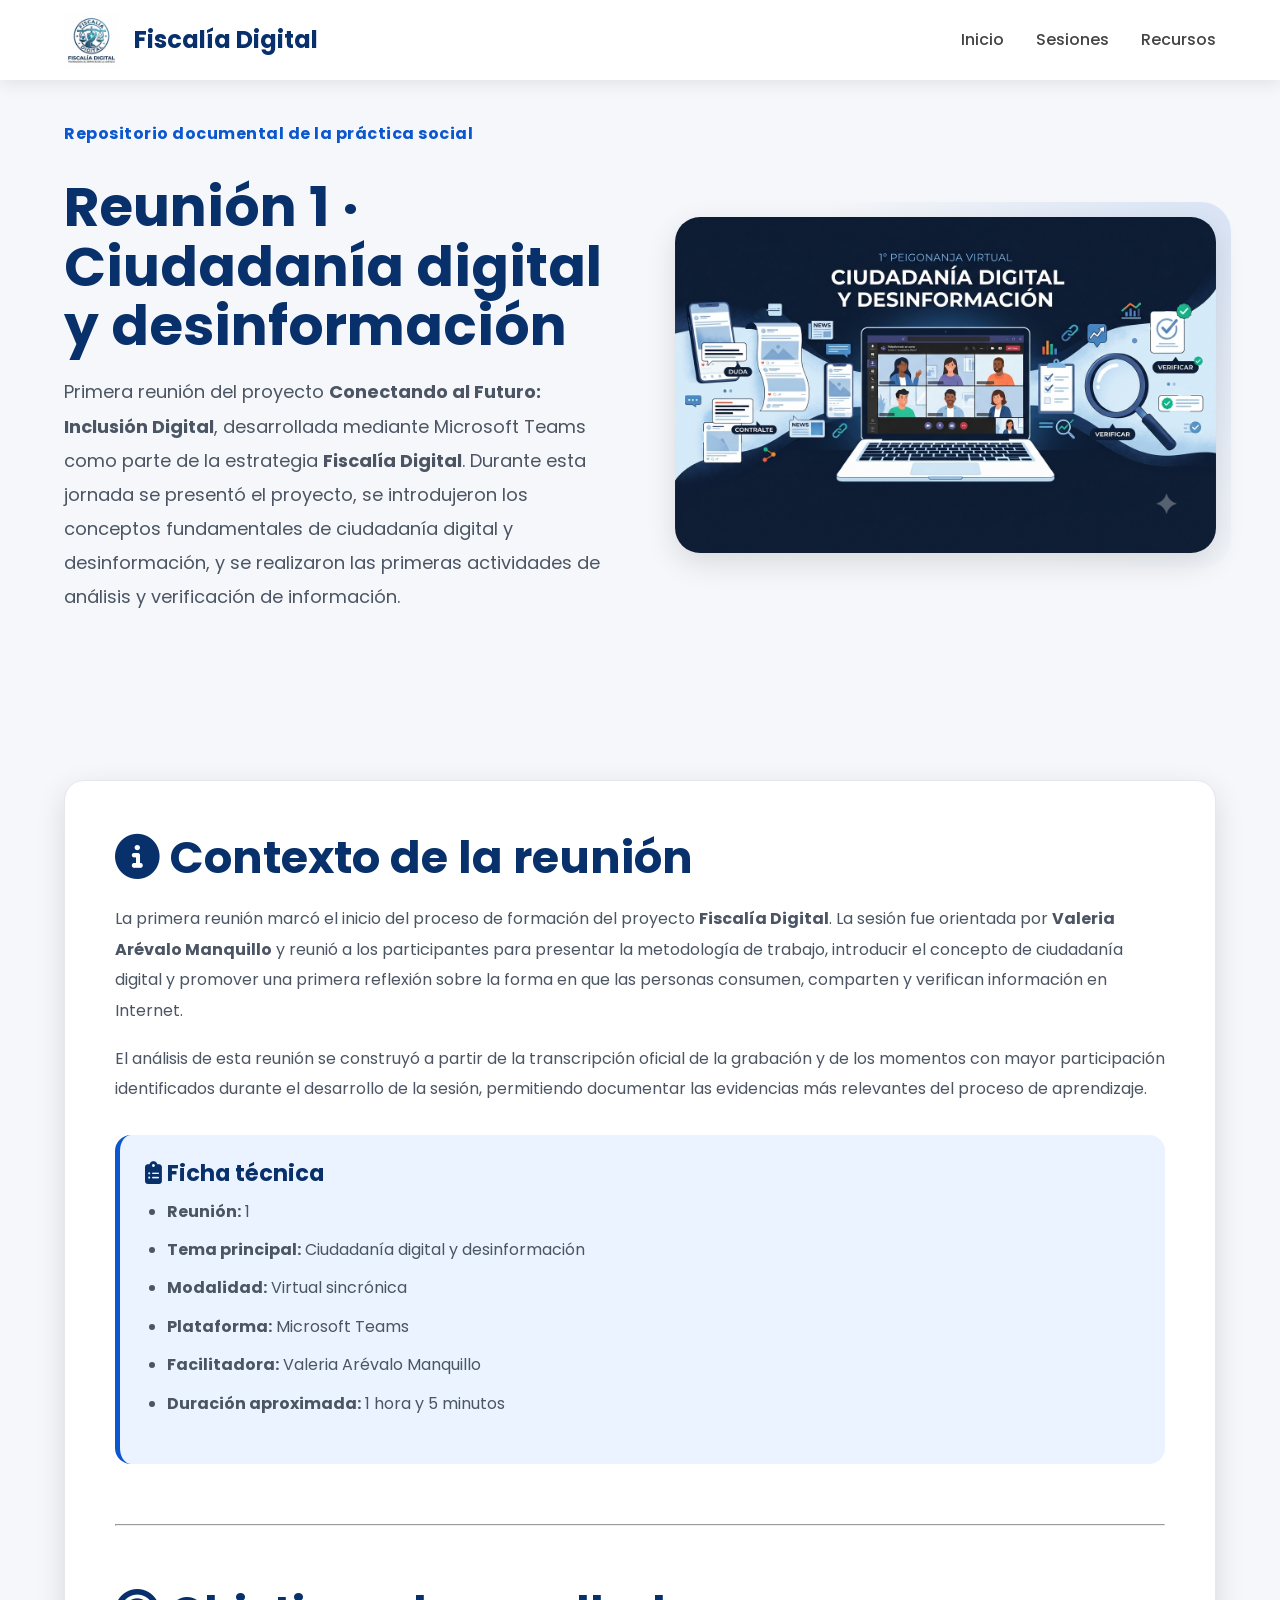
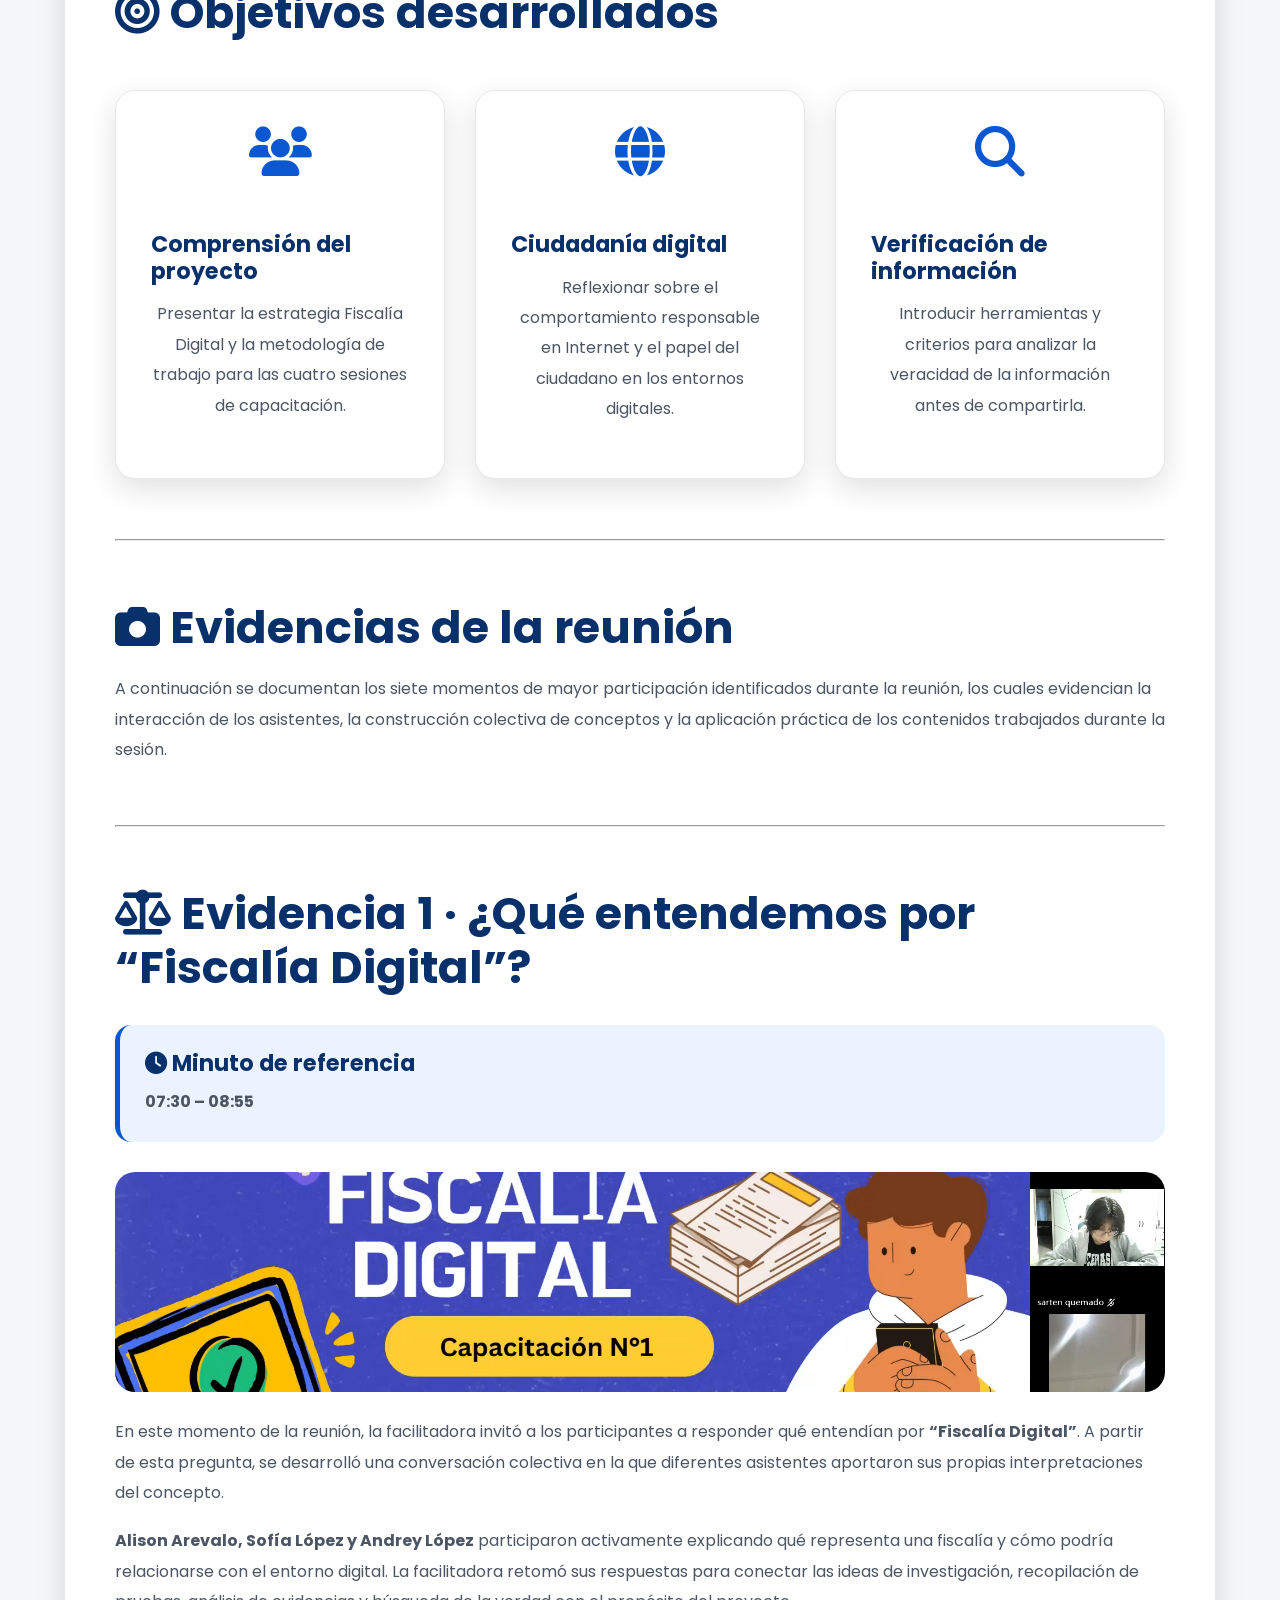
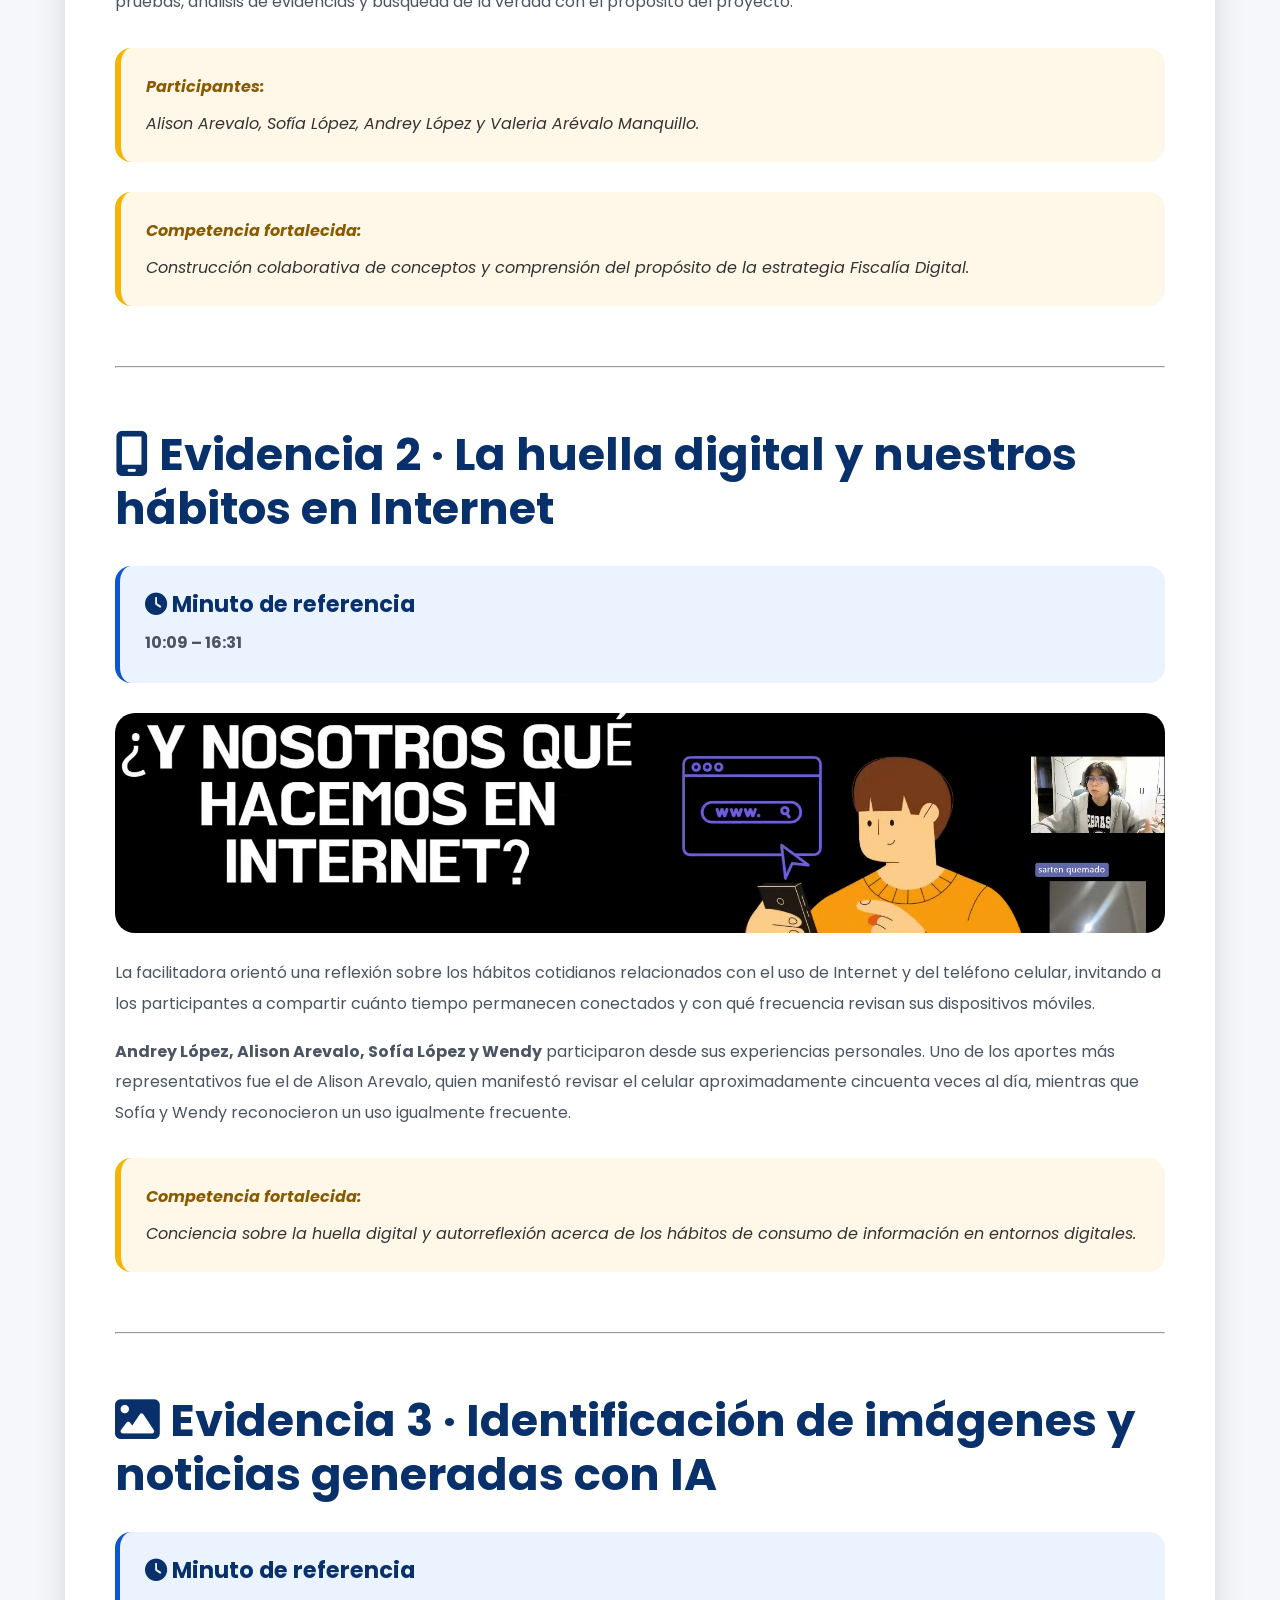
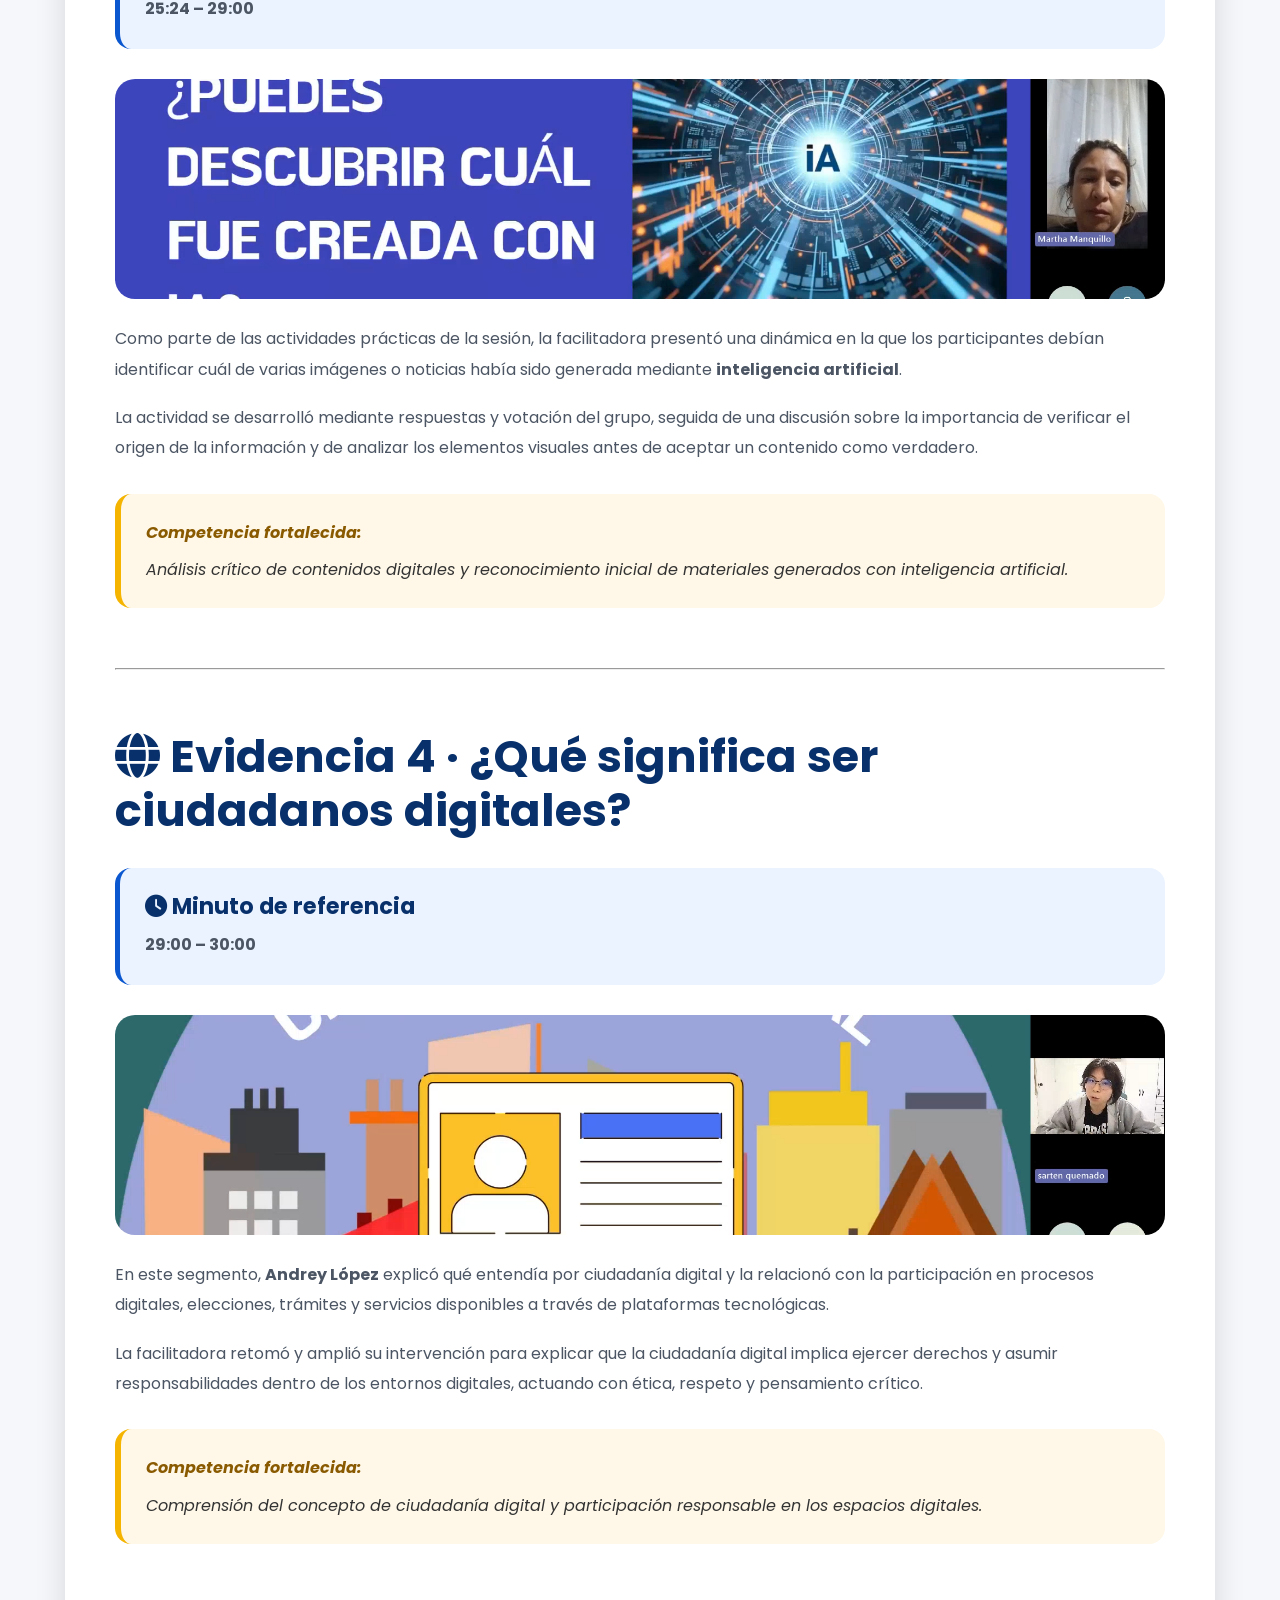
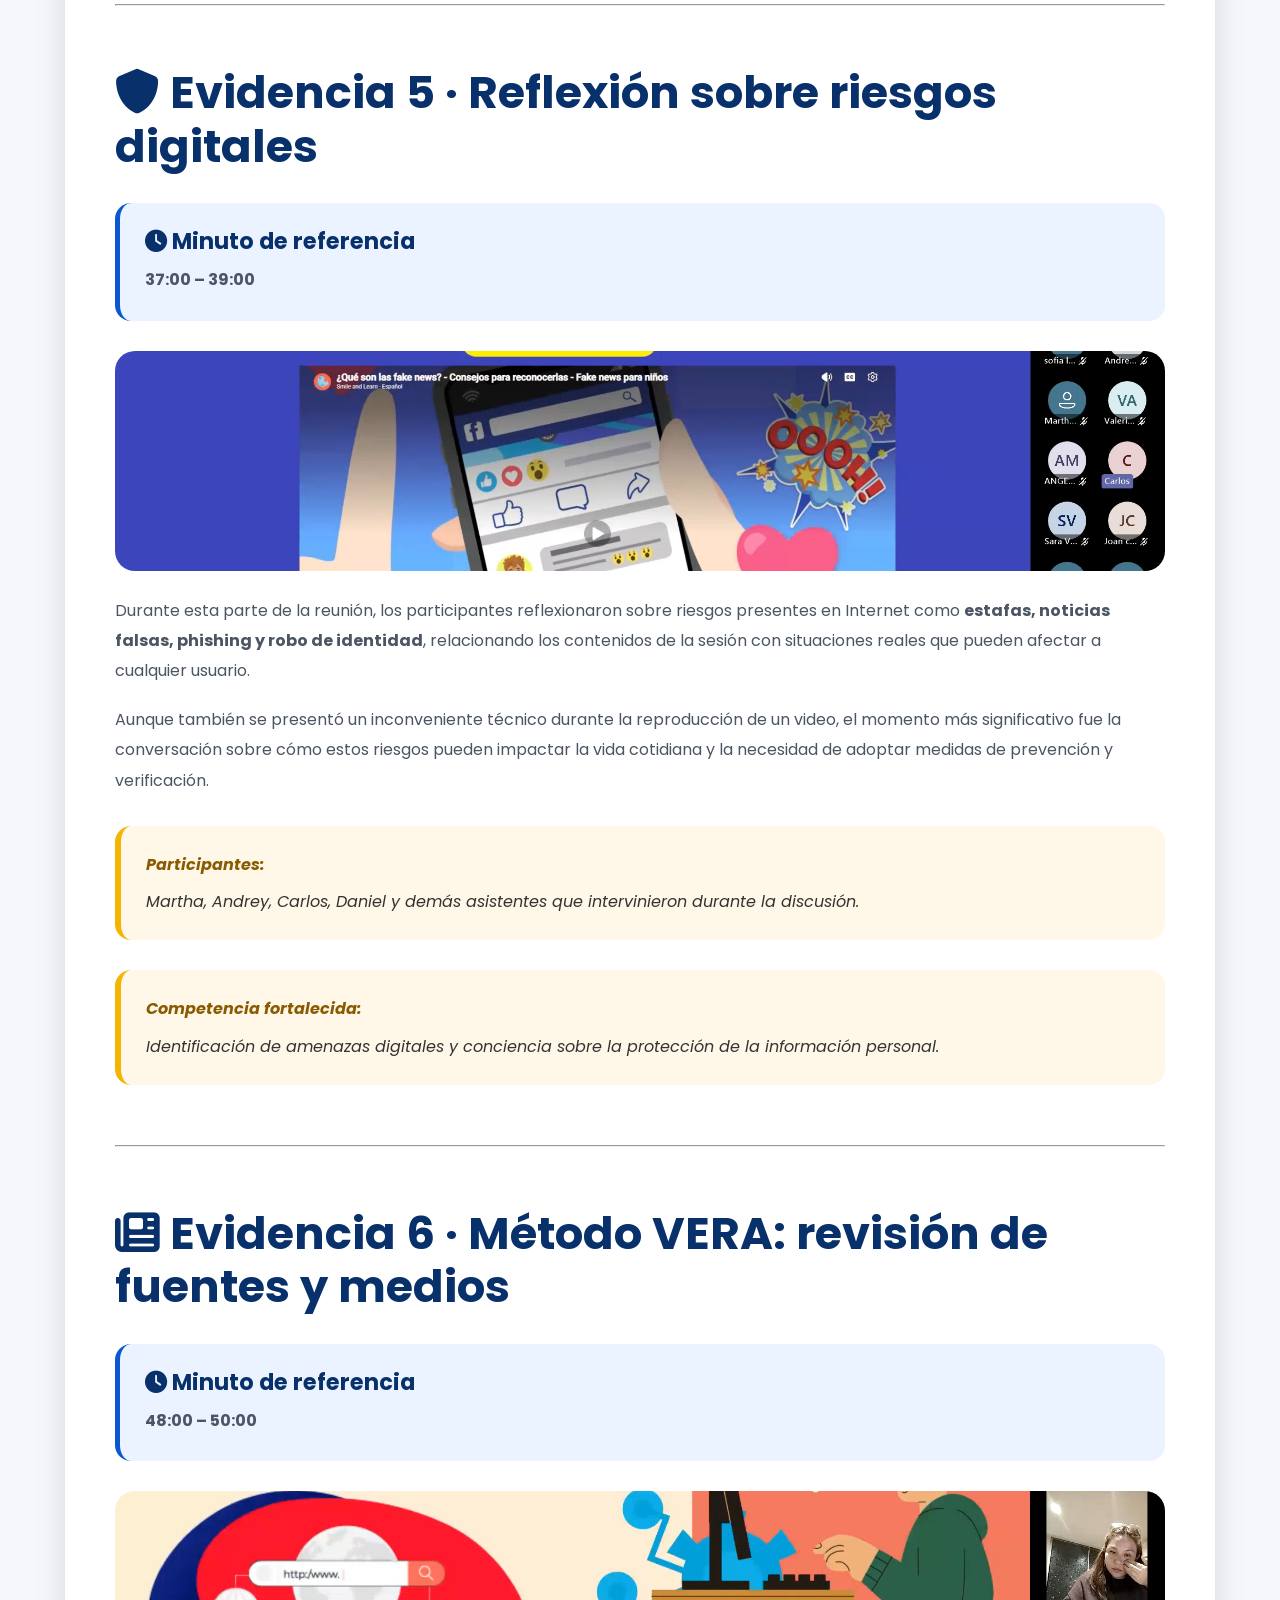
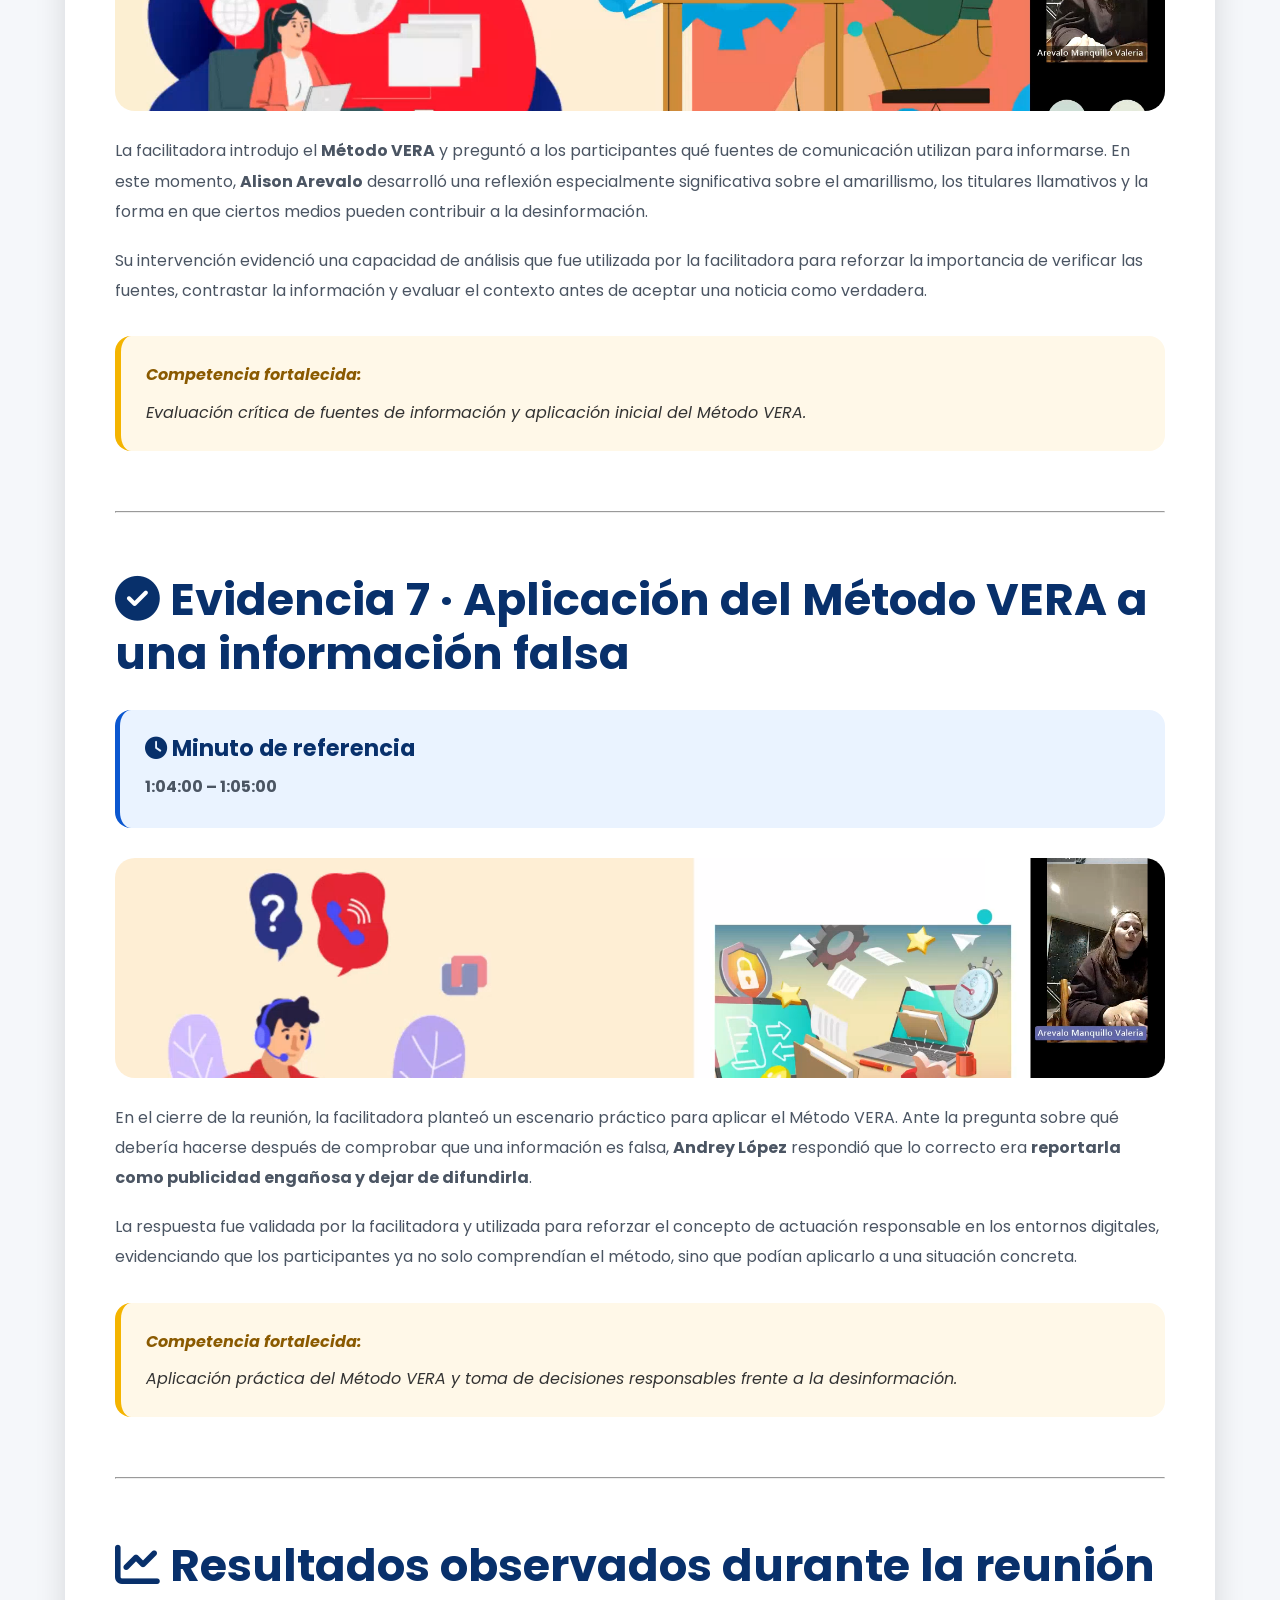
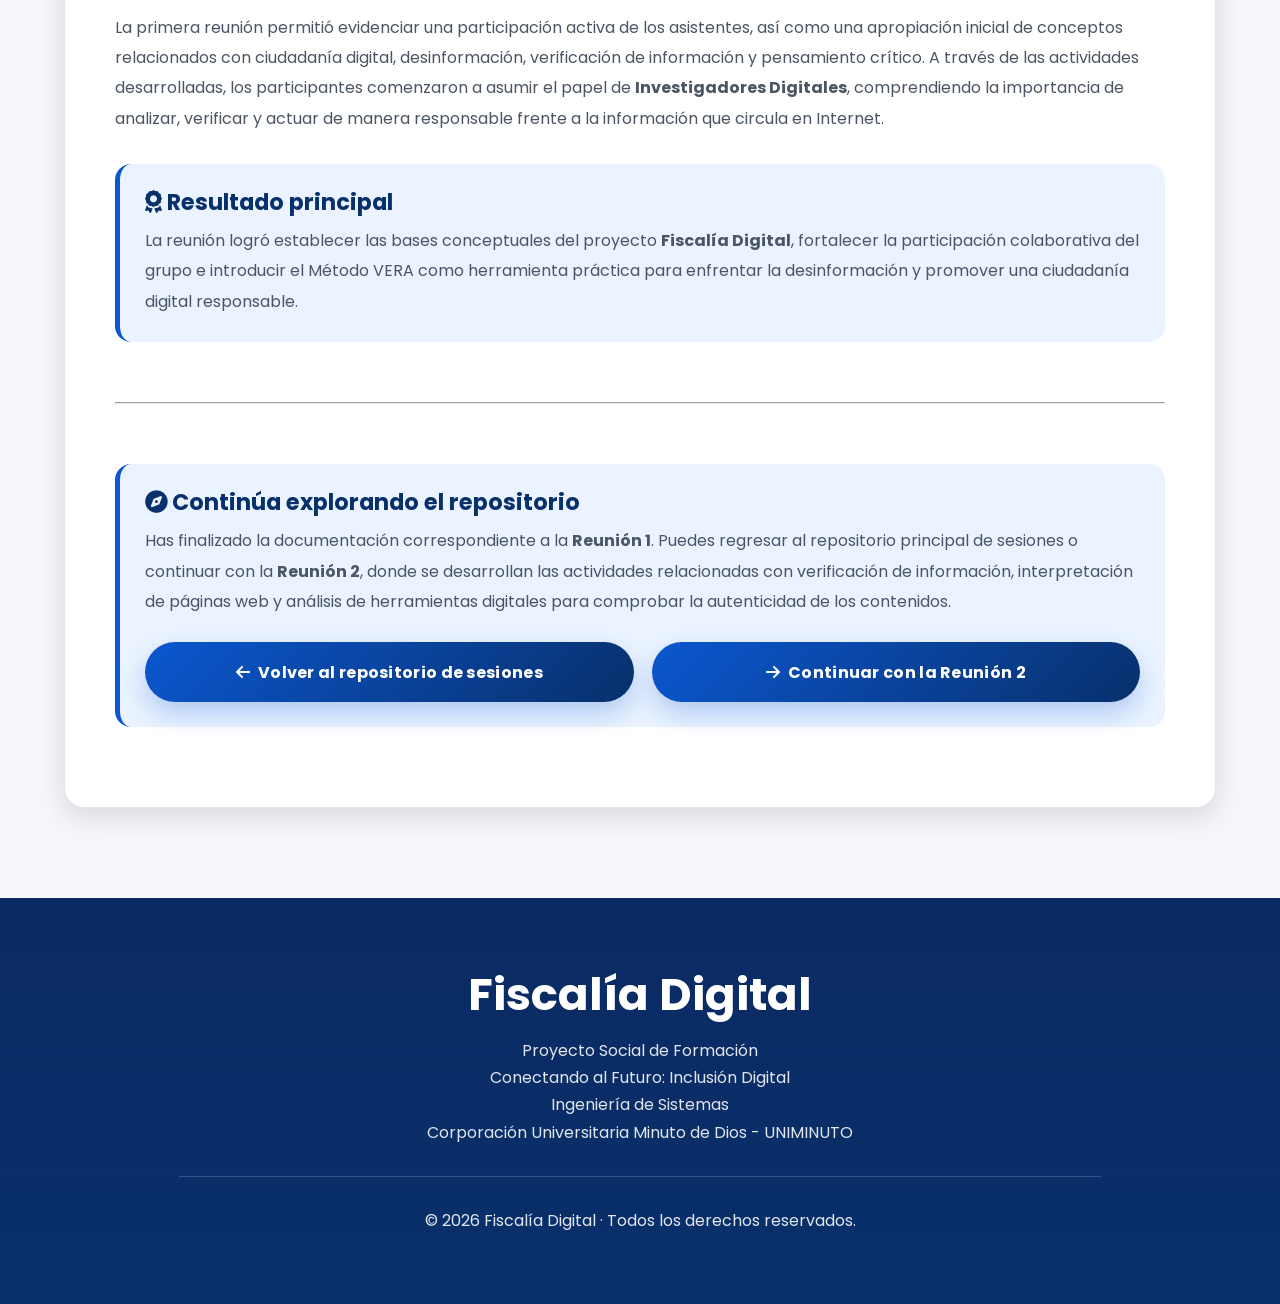
<file: recursos/reunion1.html>
<!DOCTYPE html>

<html lang="es">

<head>


<meta charset="UTF-8">
<meta name="viewport" content="width=device-width, initial-scale=1.0">

<title>Reunión 1 | Fiscalía Digital</title>

<meta name="description"
    content="Documentación completa de la Reunión 1 del proyecto Fiscalía Digital: ciudadanía digital, desinformación y evidencias del proceso formativo.">

<link rel="icon" href="../img/favicon.png">

<!-- Google Fonts -->
<link rel="preconnect" href="https://fonts.googleapis.com">
<link rel="preconnect" href="https://fonts.gstatic.com" crossorigin>

<link href="https://fonts.googleapis.com/css2?family=Poppins:wght@300;400;500;600;700;800&display=swap"
    rel="stylesheet">

<!-- Font Awesome -->
<link rel="stylesheet"
    href="https://cdnjs.cloudflare.com/ajax/libs/font-awesome/6.7.2/css/all.min.css">

<!-- CSS -->
<link rel="stylesheet" href="../css/estilos.css">


</head>

<body>


<!-- ================= HEADER ================= -->

<header>

    <nav class="navbar">

        <div class="logo">

            <img src="../img/logo.png" alt="Fiscalía Digital">

            <h2>Fiscalía Digital</h2>

        </div>

        <ul class="menu">

            <li><a href="../index.html">Inicio</a></li>
            <li><a href="sesiones.html">Sesiones</a></li>
            <li><a href="../index.html#recursos">Recursos</a></li>

        </ul>

    </nav>

</header>

<!-- ================= HERO ================= -->

<section class="hero hero-articulo">

    <div class="hero-texto">

        <span>Repositorio documental de la práctica social</span>

        <h1>Reunión 1 · Ciudadanía digital y desinformación</h1>

        <p>

            Primera reunión del proyecto <strong>Conectando al Futuro:
            Inclusión Digital</strong>, desarrollada mediante Microsoft Teams
            como parte de la estrategia <strong>Fiscalía Digital</strong>.
            Durante esta jornada se presentó el proyecto, se introdujeron los
            conceptos fundamentales de ciudadanía digital y desinformación, y
            se realizaron las primeras actividades de análisis y verificación
            de información.

        </p>

    </div>

    <div class="hero-imagen">

        <img src="../img/reunion1-hero.jpg"
            alt="Reunión 1 del proyecto Fiscalía Digital">

    </div>

</section>

<!-- ================= CONTENIDO ================= -->

<section>

    <div class="contenedor">

        <article class="card articulo">

            <h2>

                <i class="fa-solid fa-circle-info"></i>

                Contexto de la reunión

            </h2>

            <p>

                La primera reunión marcó el inicio del proceso de formación
                del proyecto <strong>Fiscalía Digital</strong>. La sesión fue
                orientada por <strong>Valeria Arévalo Manquillo</strong> y
                reunió a los participantes para presentar la metodología de
                trabajo, introducir el concepto de ciudadanía digital y
                promover una primera reflexión sobre la forma en que las
                personas consumen, comparten y verifican información en
                Internet.

            </p>

            <p>

                El análisis de esta reunión se construyó a partir de la
                transcripción oficial de la grabación y de los momentos con
                mayor participación identificados durante el desarrollo de la
                sesión, permitiendo documentar las evidencias más relevantes
                del proceso de aprendizaje.

            </p>

            <div class="destacado">

                <h3>

                    <i class="fa-solid fa-clipboard-list"></i>

                    Ficha técnica

                </h3>

                <ul>

                    <li><strong>Reunión:</strong> 1</li>

                    <li><strong>Tema principal:</strong> Ciudadanía digital y desinformación</li>

                    <li><strong>Modalidad:</strong> Virtual sincrónica</li>

                    <li><strong>Plataforma:</strong> Microsoft Teams</li>

                    <li><strong>Facilitadora:</strong> Valeria Arévalo Manquillo</li>

                    <li><strong>Duración aproximada:</strong> 1 hora y 5 minutos</li>

                </ul>

            </div>

            <hr class="divisor"/>

            <h2>

                <i class="fa-solid fa-bullseye"></i>

                Objetivos desarrollados

            </h2>

            <div class="objetivos">

                <div class="objetivo">

                    <i class="fa-solid fa-users"></i>

                    <h3>Comprensión del proyecto</h3>

                    <p>

                        Presentar la estrategia Fiscalía Digital y la
                        metodología de trabajo para las cuatro sesiones de
                        capacitación.

                    </p>

                </div>

                <div class="objetivo">

                    <i class="fa-solid fa-globe"></i>

                    <h3>Ciudadanía digital</h3>

                    <p>

                        Reflexionar sobre el comportamiento responsable en
                        Internet y el papel del ciudadano en los entornos
                        digitales.

                    </p>

                </div>

                <div class="objetivo">

                    <i class="fa-solid fa-magnifying-glass"></i>

                    <h3>Verificación de información</h3>

                    <p>

                        Introducir herramientas y criterios para analizar la
                        veracidad de la información antes de compartirla.

                    </p>

                </div>

            </div>

            <hr class="divisor"/>

            <h2>

                <i class="fa-solid fa-camera"></i>

                Evidencias de la reunión

            </h2>

            <p>

                A continuación se documentan los siete momentos de mayor
                participación identificados durante la reunión, los cuales
                evidencian la interacción de los asistentes, la construcción
                colectiva de conceptos y la aplicación práctica de los
                contenidos trabajados durante la sesión.

            </p>

            <hr class="divisor"/>

            <!-- ================= EVIDENCIA 1 ================= -->

            <h2>

                <i class="fa-solid fa-scale-balanced"></i>

                Evidencia 1 · ¿Qué entendemos por “Fiscalía Digital”?

            </h2>

            <div class="destacado">

                <h3>

                    <i class="fa-solid fa-clock"></i>

                    Minuto de referencia

                </h3>

                <p><strong>07:30 – 08:55</strong></p>

            </div>

            <div class="imagen-evidencia">
    <img src="../img/reunion1-evidencia1.jpg"
         alt="Reflexión sobre hábitos digitales y uso del celular"
         onclick="abrirImagen(this.src)">
</div>



            <p>

                En este momento de la reunión, la facilitadora invitó a los
                participantes a responder qué entendían por
                <strong>“Fiscalía Digital”</strong>. A partir de esta
                pregunta, se desarrolló una conversación colectiva en la que
                diferentes asistentes aportaron sus propias interpretaciones
                del concepto.

            </p>

            <p>

                <strong>Alison Arevalo, Sofía López y Andrey López</strong>
                participaron activamente explicando qué representa una
                fiscalía y cómo podría relacionarse con el entorno digital.
                La facilitadora retomó sus respuestas para conectar las ideas
                de investigación, recopilación de pruebas, análisis de
                evidencias y búsqueda de la verdad con el propósito del
                proyecto.

            </p>

            <div class="cita">

                <strong>Participantes:</strong> Alison Arevalo, Sofía López,
                Andrey López y Valeria Arévalo Manquillo.

            </div>

            <div class="cita">

                <strong>Competencia fortalecida:</strong> Construcción
                colaborativa de conceptos y comprensión del propósito de la
                estrategia Fiscalía Digital.

            </div>

            <hr class="divisor"/>

            <!-- ================= EVIDENCIA 2 ================= -->

            <h2>

                <i class="fa-solid fa-mobile-screen"></i>

                Evidencia 2 · La huella digital y nuestros hábitos en Internet

            </h2>

            <div class="destacado">

                <h3>

                    <i class="fa-solid fa-clock"></i>

                    Minuto de referencia

                </h3>

                <p><strong>10:09 – 16:31</strong></p>

            </div>

            <div class="imagen-evidencia">
    <img src="../img/reunion1-evidencia2.jpg"
         alt="Reflexión sobre hábitos digitales y uso del celular"
         onclick="abrirImagen(this.src)">
</div>



            <p>

                La facilitadora orientó una reflexión sobre los hábitos
                cotidianos relacionados con el uso de Internet y del teléfono
                celular, invitando a los participantes a compartir cuánto
                tiempo permanecen conectados y con qué frecuencia revisan sus
                dispositivos móviles.

            </p>

            <p>

                <strong>Andrey López, Alison Arevalo, Sofía López y
                Wendy</strong> participaron desde sus experiencias
                personales. Uno de los aportes más representativos fue el de
                Alison Arevalo, quien manifestó revisar el celular
                aproximadamente cincuenta veces al día, mientras que Sofía y
                Wendy reconocieron un uso igualmente frecuente.

            </p>

            <div class="cita">

                <strong>Competencia fortalecida:</strong> Conciencia sobre la
                huella digital y autorreflexión acerca de los hábitos de
                consumo de información en entornos digitales.

            </div>

            <hr class="divisor"/>

            <!-- ================= EVIDENCIA 3 ================= -->

            <h2>

                <i class="fa-solid fa-image"></i>

                Evidencia 3 · Identificación de imágenes y noticias generadas con IA

            </h2>

            <div class="destacado">

                <h3>

                    <i class="fa-solid fa-clock"></i>

                    Minuto de referencia

                </h3>

                <p><strong>25:24 – 29:00</strong></p>

            </div>

            <div class="imagen-evidencia">
    <img src="../img/reunion1-evidencia3.jpg"
         alt="Reflexión sobre hábitos digitales y uso del celular"
         onclick="abrirImagen(this.src)">
</div>



            <p>

                Como parte de las actividades prácticas de la sesión, la
                facilitadora presentó una dinámica en la que los
                participantes debían identificar cuál de varias imágenes o
                noticias había sido generada mediante
                <strong>inteligencia artificial</strong>.

            </p>

            <p>

                La actividad se desarrolló mediante respuestas y votación del
                grupo, seguida de una discusión sobre la importancia de
                verificar el origen de la información y de analizar los
                elementos visuales antes de aceptar un contenido como
                verdadero.

            </p>

            <div class="cita">

                <strong>Competencia fortalecida:</strong> Análisis crítico de
                contenidos digitales y reconocimiento inicial de materiales
                generados con inteligencia artificial.

            </div>

            <hr class="divisor"/>

            <!-- ================= EVIDENCIA 4 ================= -->

            <h2>

                <i class="fa-solid fa-globe"></i>

                Evidencia 4 · ¿Qué significa ser ciudadanos digitales?

            </h2>

            <div class="destacado">

                <h3>

                    <i class="fa-solid fa-clock"></i>

                    Minuto de referencia

                </h3>

                <p><strong>29:00 – 30:00</strong></p>

            </div>

            <div class="imagen-evidencia">
    <img src="../img/reunion1-evidencia4.jpg"
         alt="Reflexión sobre hábitos digitales y uso del celular"
         onclick="abrirImagen(this.src)">
</div>

            <p>

                En este segmento, <strong>Andrey López</strong> explicó qué
                entendía por ciudadanía digital y la relacionó con la
                participación en procesos digitales, elecciones, trámites y
                servicios disponibles a través de plataformas tecnológicas.

            </p>

            <p>

                La facilitadora retomó y amplió su intervención para explicar
                que la ciudadanía digital implica ejercer derechos y asumir
                responsabilidades dentro de los entornos digitales, actuando
                con ética, respeto y pensamiento crítico.

            </p>

            <div class="cita">

                <strong>Competencia fortalecida:</strong> Comprensión del
                concepto de ciudadanía digital y participación responsable en
                los espacios digitales.

            </div>

            <hr class="divisor"/>

            <!-- ================= EVIDENCIA 5 ================= -->

            <h2>

                <i class="fa-solid fa-shield"></i>

                Evidencia 5 · Reflexión sobre riesgos digitales

            </h2>

            <div class="destacado">

                <h3>

                    <i class="fa-solid fa-clock"></i>

                    Minuto de referencia

                </h3>

                <p><strong>37:00 – 39:00</strong></p>

            </div>

            <div class="imagen-evidencia">
    <img src="../img/reunion1-evidencia5.jpg"
         alt="Reflexión sobre hábitos digitales y uso del celular"
         onclick="abrirImagen(this.src)">
</div>



            <p>

                Durante esta parte de la reunión, los participantes
                reflexionaron sobre riesgos presentes en Internet como
                <strong>estafas, noticias falsas, phishing y robo de
                identidad</strong>, relacionando los contenidos de la sesión
                con situaciones reales que pueden afectar a cualquier
                usuario.

            </p>

            <p>

                Aunque también se presentó un inconveniente técnico durante
                la reproducción de un video, el momento más significativo fue
                la conversación sobre cómo estos riesgos pueden impactar la
                vida cotidiana y la necesidad de adoptar medidas de
                prevención y verificación.

            </p>

            <div class="cita">

                <strong>Participantes:</strong> Martha, Andrey, Carlos,
                Daniel y demás asistentes que intervinieron durante la
                discusión.

            </div>

            <div class="cita">

                <strong>Competencia fortalecida:</strong> Identificación de
                amenazas digitales y conciencia sobre la protección de la
                información personal.

            </div>

            <hr class="divisor"/>

            <!-- ================= EVIDENCIA 6 ================= -->

            <h2>

                <i class="fa-solid fa-newspaper"></i>

                Evidencia 6 · Método VERA: revisión de fuentes y medios

            </h2>

            <div class="destacado">

                <h3>

                    <i class="fa-solid fa-clock"></i>

                    Minuto de referencia

                </h3>

                <p><strong>48:00 – 50:00</strong></p>

            </div>

            <div class="imagen-evidencia">
    <img src="../img/reunion1-evidencia6.jpg"
         alt="Reflexión sobre hábitos digitales y uso del celular"
         onclick="abrirImagen(this.src)">
</div>



            <p>

                La facilitadora introdujo el <strong>Método VERA</strong> y
                preguntó a los participantes qué fuentes de comunicación
                utilizan para informarse. En este momento,
                <strong>Alison Arevalo</strong> desarrolló una reflexión
                especialmente significativa sobre el amarillismo, los
                titulares llamativos y la forma en que ciertos medios pueden
                contribuir a la desinformación.

            </p>

            <p>

                Su intervención evidenció una capacidad de análisis que fue
                utilizada por la facilitadora para reforzar la importancia de
                verificar las fuentes, contrastar la información y evaluar el
                contexto antes de aceptar una noticia como verdadera.

            </p>

            <div class="cita">

                <strong>Competencia fortalecida:</strong> Evaluación crítica
                de fuentes de información y aplicación inicial del Método
                VERA.

            </div>

            <hr class="divisor"/>

            <!-- ================= EVIDENCIA 7 ================= -->

            <h2>

                <i class="fa-solid fa-circle-check"></i>

                Evidencia 7 · Aplicación del Método VERA a una información falsa

            </h2>

            <div class="destacado">

                <h3>

                    <i class="fa-solid fa-clock"></i>

                    Minuto de referencia

                </h3>

                <p><strong>1:04:00 – 1:05:00</strong></p>

            </div>

            <div class="imagen-evidencia">
    <img src="../img/reunion1-evidencia7.jpg"
         alt="Reflexión sobre hábitos digitales y uso del celular"
         onclick="abrirImagen(this.src)">
</div>



            <p>

                En el cierre de la reunión, la facilitadora planteó un
                escenario práctico para aplicar el Método VERA. Ante la
                pregunta sobre qué debería hacerse después de comprobar que
                una información es falsa, <strong>Andrey López</strong>
                respondió que lo correcto era <strong>reportarla como
                publicidad engañosa y dejar de difundirla</strong>.

            </p>

            <p>

                La respuesta fue validada por la facilitadora y utilizada
                para reforzar el concepto de actuación responsable en los
                entornos digitales, evidenciando que los participantes ya no
                solo comprendían el método, sino que podían aplicarlo a una
                situación concreta.

            </p>

            <div class="cita">

                <strong>Competencia fortalecida:</strong> Aplicación práctica
                del Método VERA y toma de decisiones responsables frente a la
                desinformación.

            </div>

            <hr class="divisor"/>

            <!-- ================= RESULTADOS ================= -->

            <h2>

                <i class="fa-solid fa-chart-line"></i>

                Resultados observados durante la reunión

            </h2>

            <p>

                La primera reunión permitió evidenciar una participación
                activa de los asistentes, así como una apropiación inicial de
                conceptos relacionados con ciudadanía digital,
                desinformación, verificación de información y pensamiento
                crítico. A través de las actividades desarrolladas, los
                participantes comenzaron a asumir el papel de
                <strong>Investigadores Digitales</strong>, comprendiendo la
                importancia de analizar, verificar y actuar de manera
                responsable frente a la información que circula en Internet.

            </p>

            <div class="destacado">

                <h3>

                    <i class="fa-solid fa-award"></i>

                    Resultado principal

                </h3>

                <p>

                    La reunión logró establecer las bases conceptuales del
                    proyecto <strong>Fiscalía Digital</strong>, fortalecer la
                    participación colaborativa del grupo e introducir el
                    Método VERA como herramienta práctica para enfrentar la
                    desinformación y promover una ciudadanía digital
                    responsable.

                </p>

            </div>

            <hr class="divisor"/>

            <!-- ================= NAVEGACIÓN FINAL ================= -->

            <div class="destacado">

                <h3>

                    <i class="fa-solid fa-compass"></i>

                    Continúa explorando el repositorio

                </h3>

                <p>

                    Has finalizado la documentación correspondiente a la
                    <strong>Reunión 1</strong>. Puedes regresar al repositorio
                    principal de sesiones o continuar con la
                    <strong>Reunión 2</strong>, donde se desarrollan las
                    actividades relacionadas con verificación de información,
                    interpretación de páginas web y análisis de herramientas
                    digitales para comprobar la autenticidad de los
                    contenidos.

                </p>

                <div class="acciones-finales">

                    <a href="sesiones.html" class="btn-principal">

                        <i class="fa-solid fa-arrow-left"></i>

                        Volver al repositorio de sesiones

                    </a>

                    <a href="reunion2.html" class="btn-principal">

                        <i class="fa-solid fa-arrow-right"></i>

                        Continuar con la Reunión 2

                    </a>

                </div>

            </div>

        </article>

    </div>

</section>
    <!-- Modal para ampliar imágenes -->
<div id="modalImagen" class="modal-imagen" onclick="cerrarImagen()">
    <span class="cerrar-modal">&times;</span>
    <img id="imagenGrande" class="modal-contenido" alt="Imagen ampliada">
</div>

<!-- ================= FOOTER ================= -->

<footer>

    <div class="contenedor-footer">

        <h2>Fiscalía Digital</h2>

        <p>

            Proyecto Social de Formación

            <br>

            Conectando al Futuro: Inclusión Digital

            <br>

            Ingeniería de Sistemas

            <br>

            Corporación Universitaria Minuto de Dios - UNIMINUTO

        </p>

        <hr>

        <p>

            © 2026 Fiscalía Digital · Todos los derechos reservados.

        </p>

    </div>

</footer>

<script src="../js/script.js"></script>


</body>

</html>
</file>
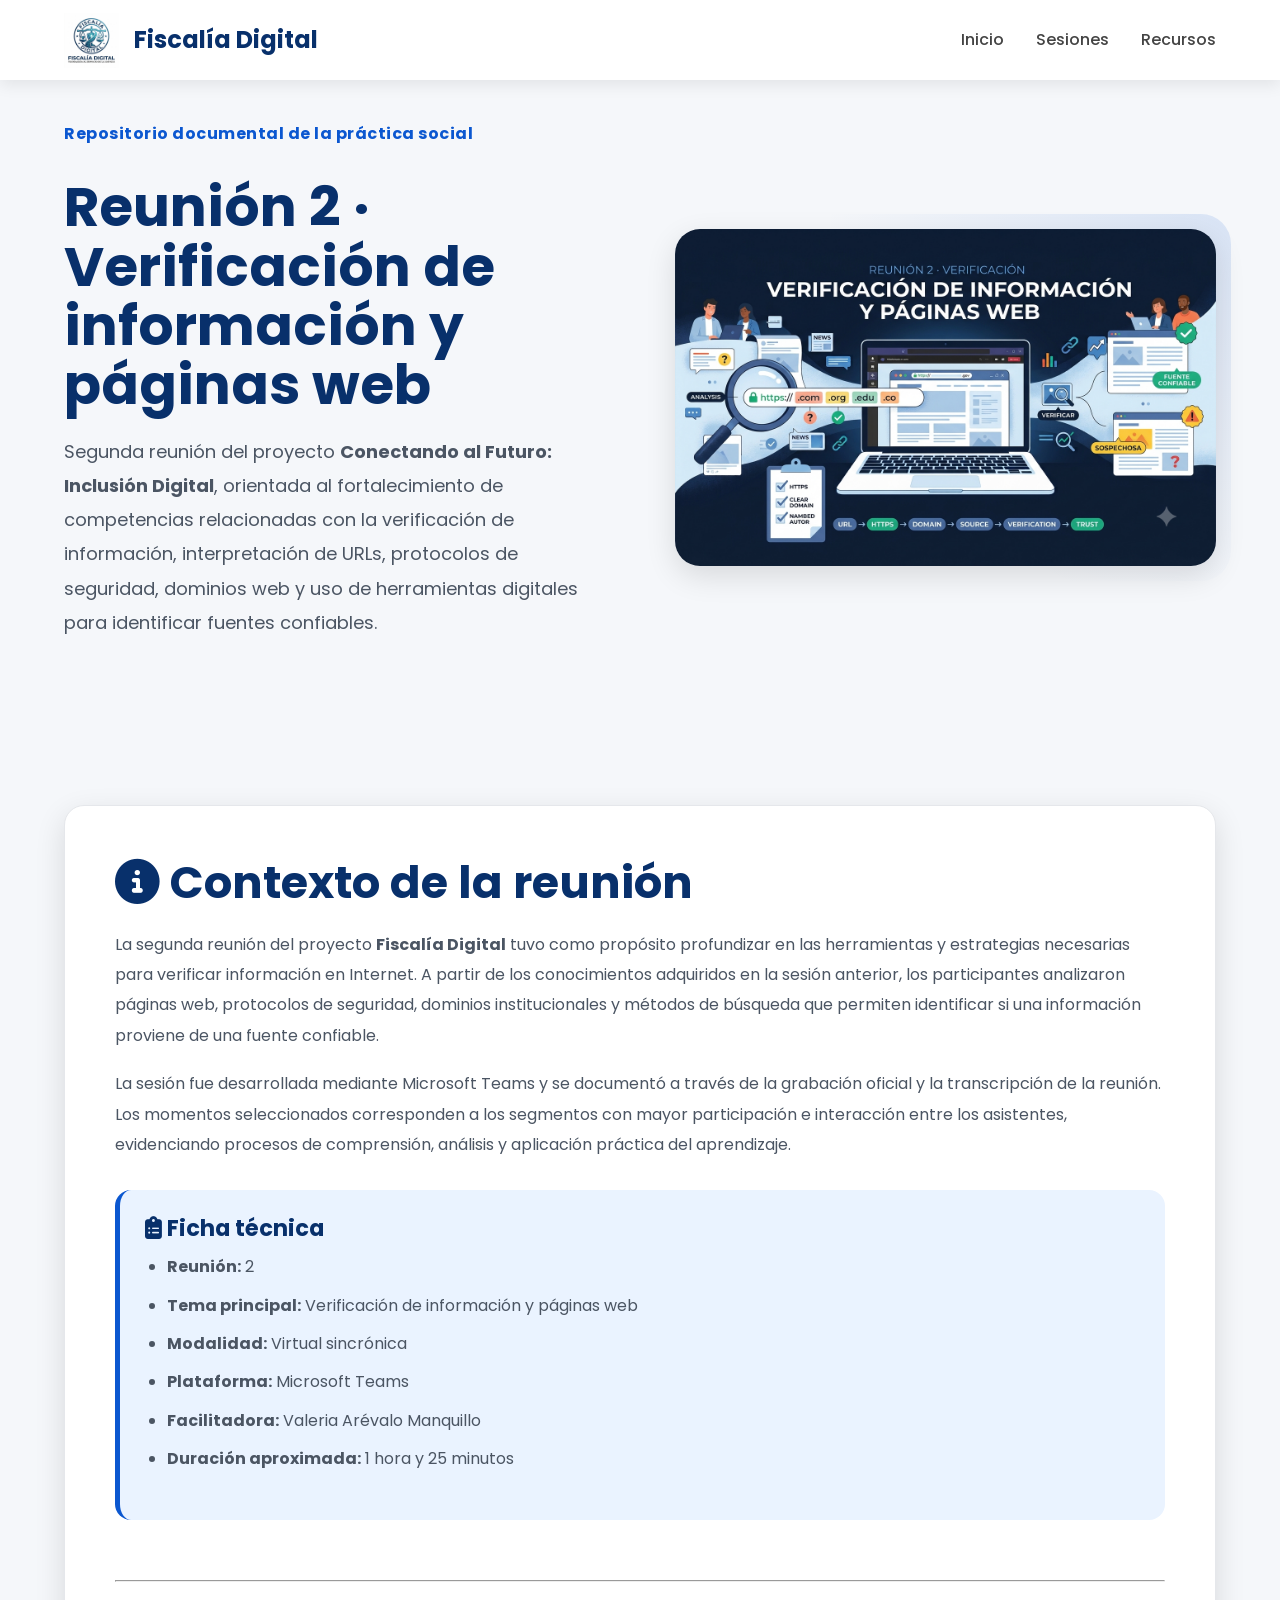
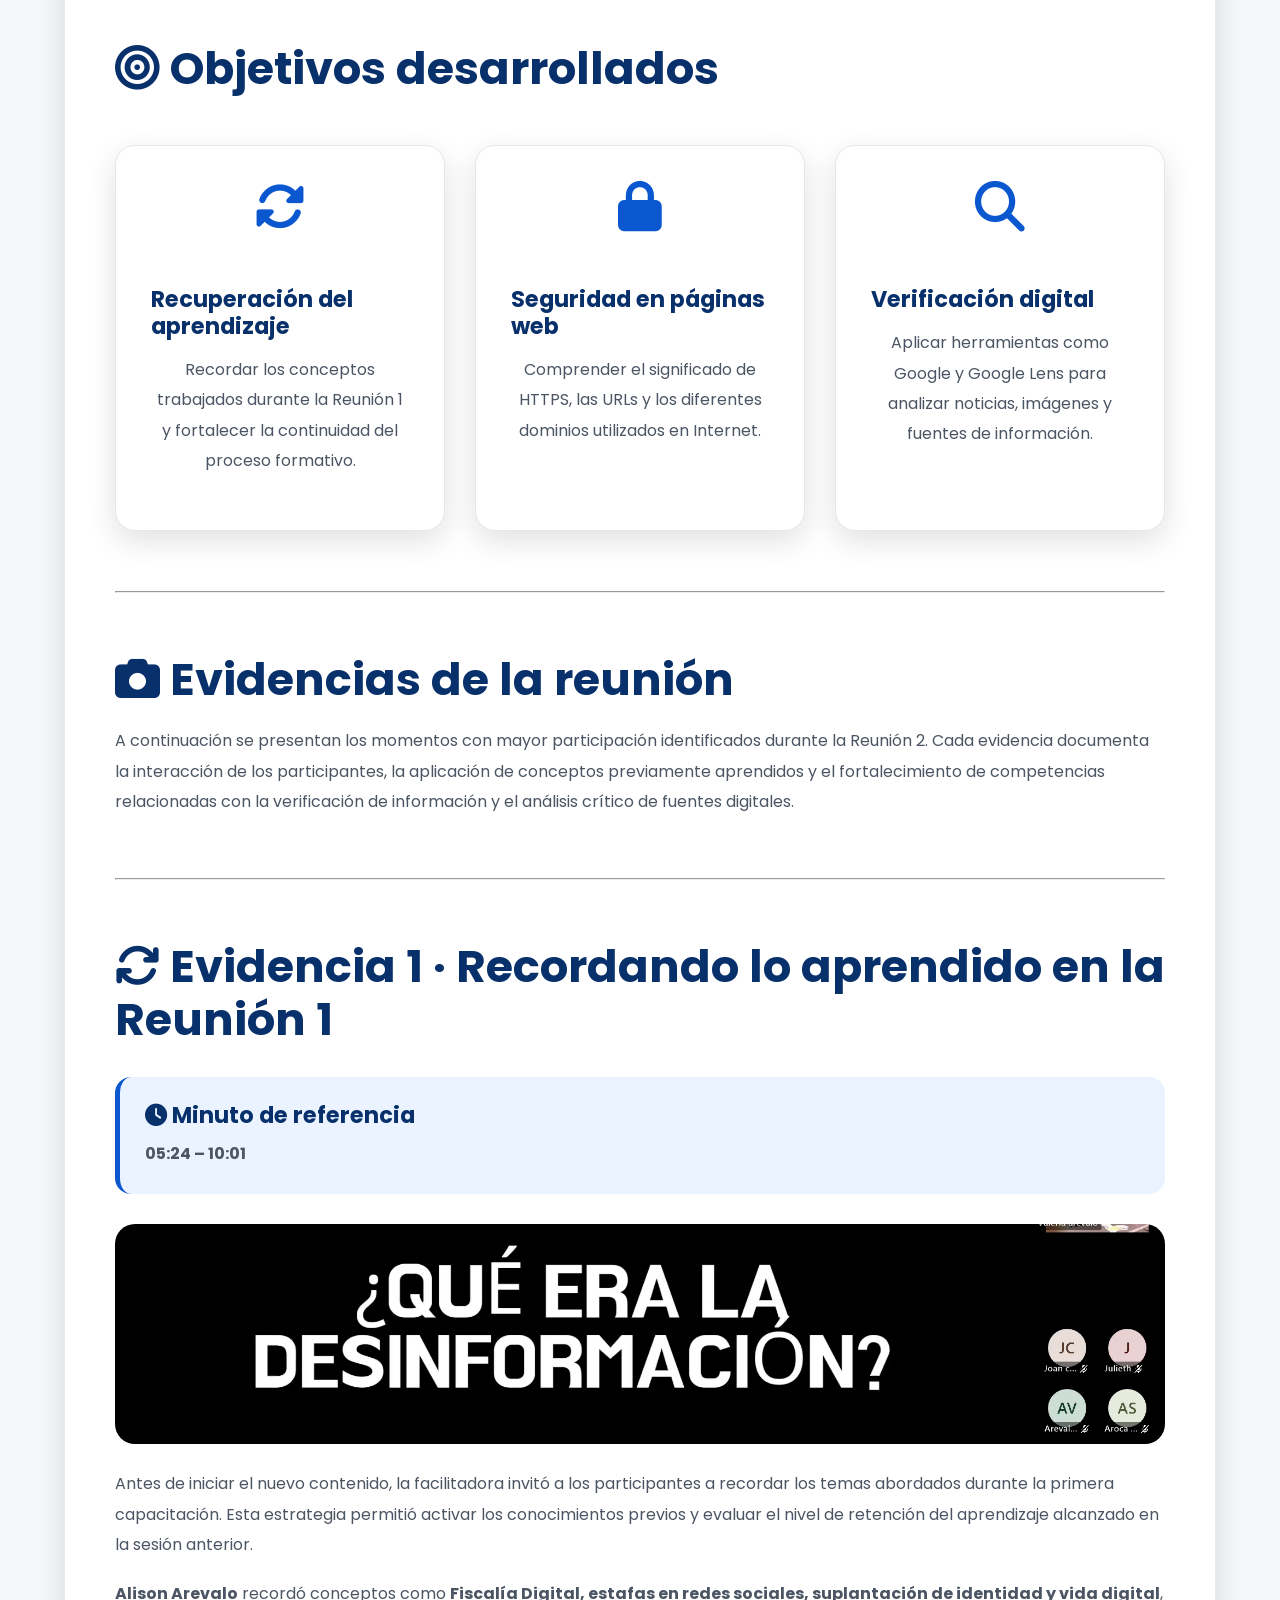
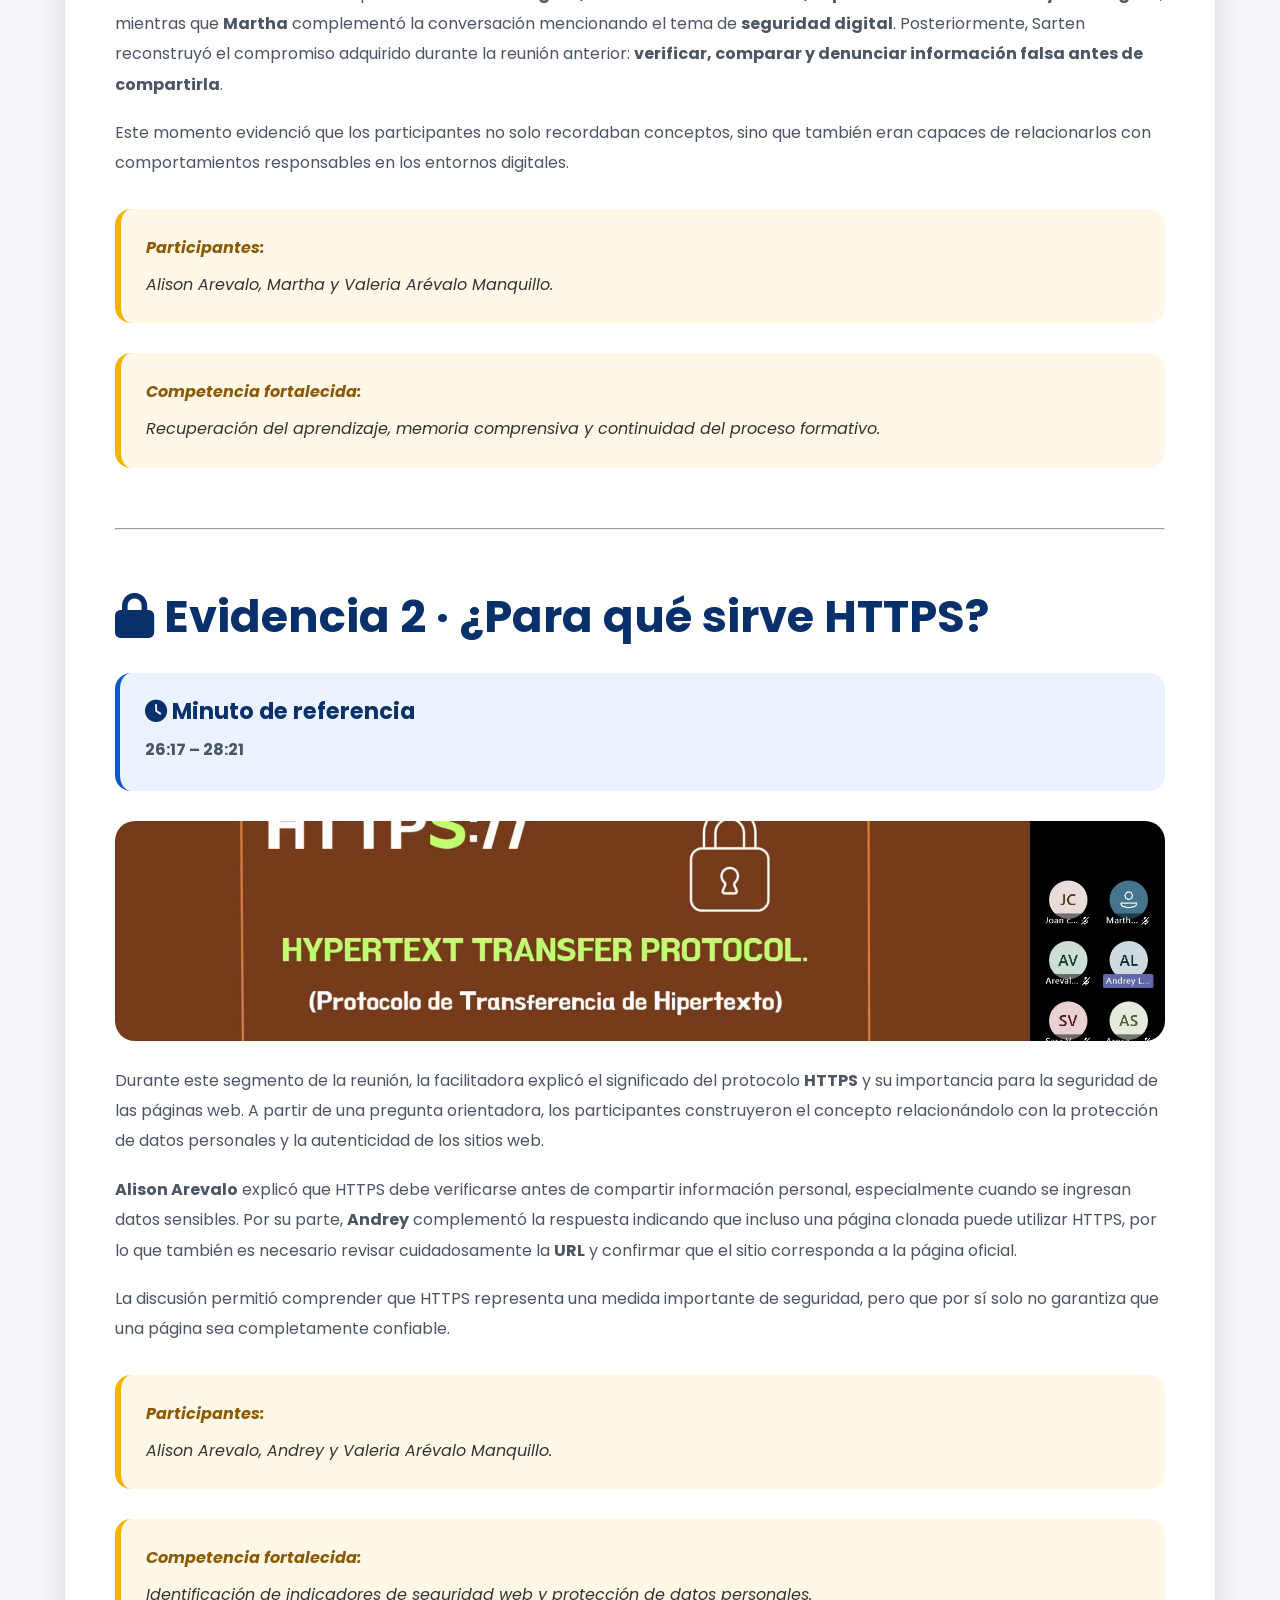
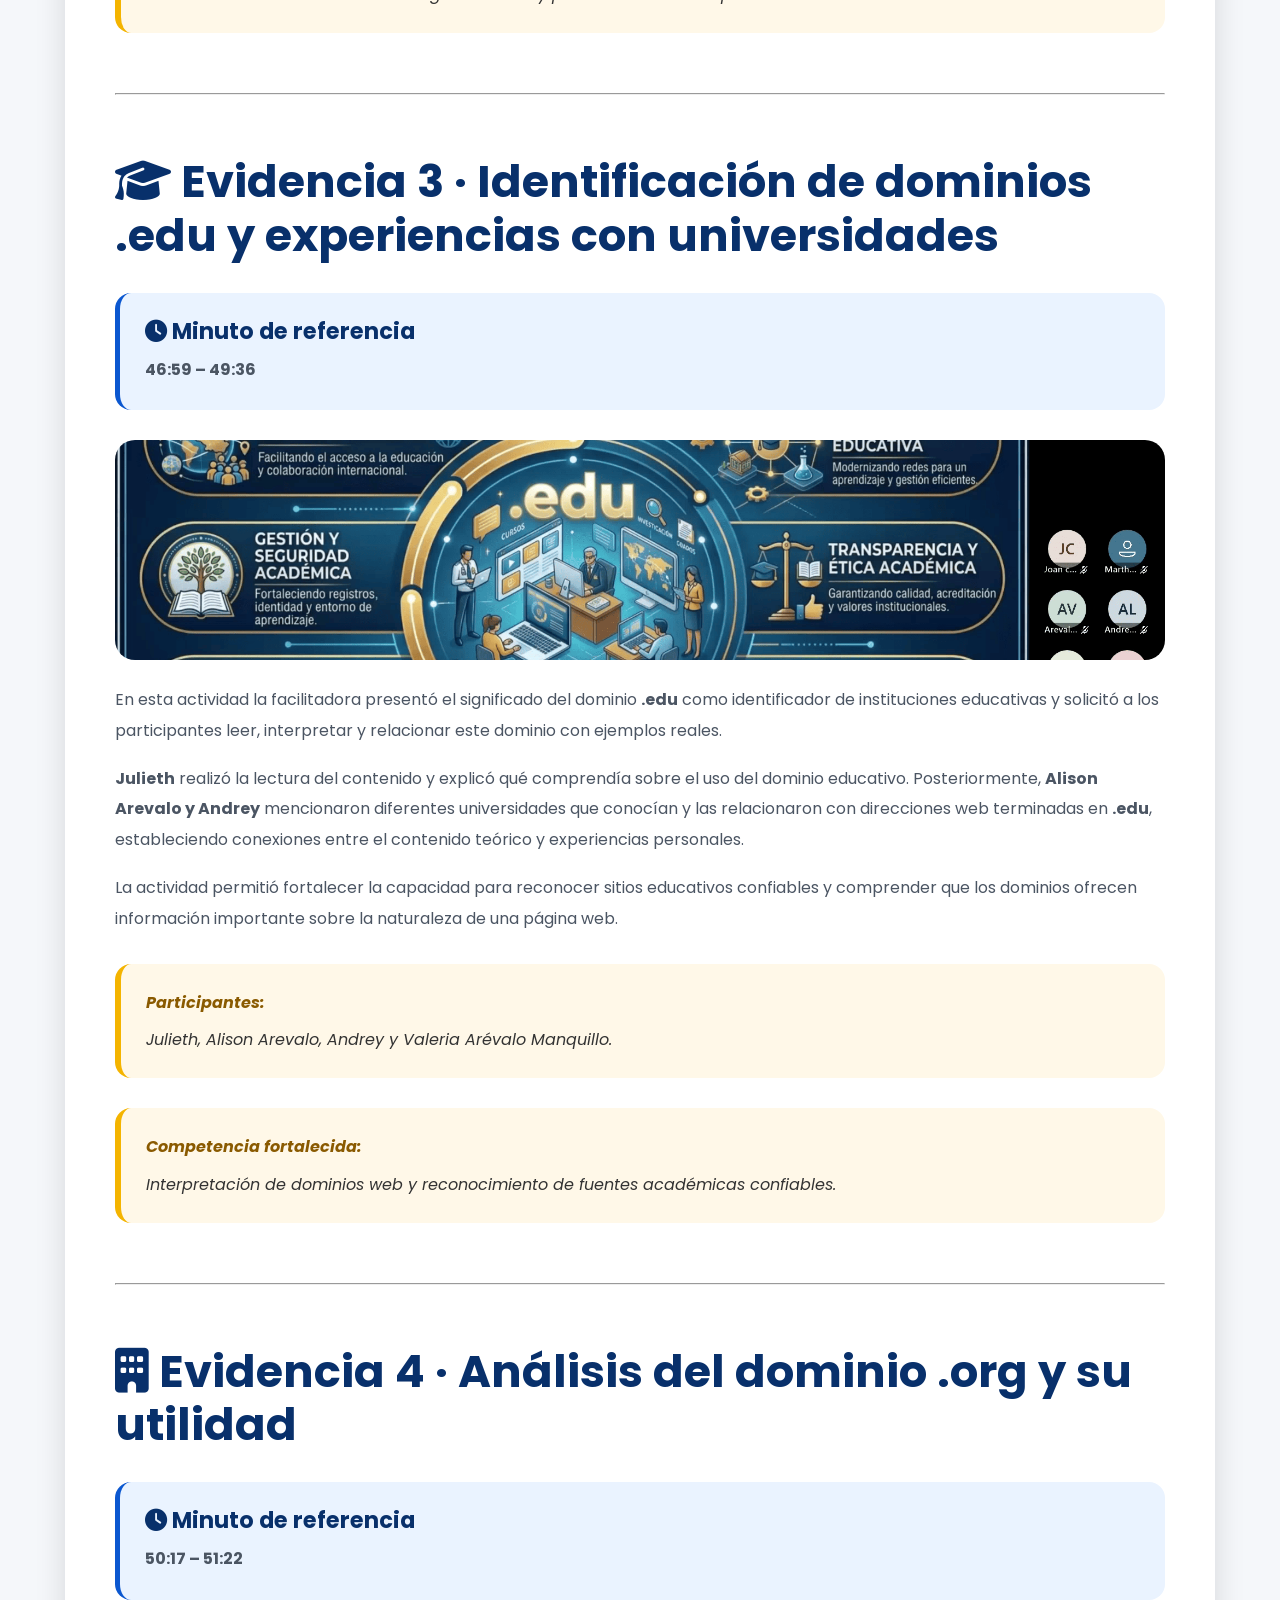
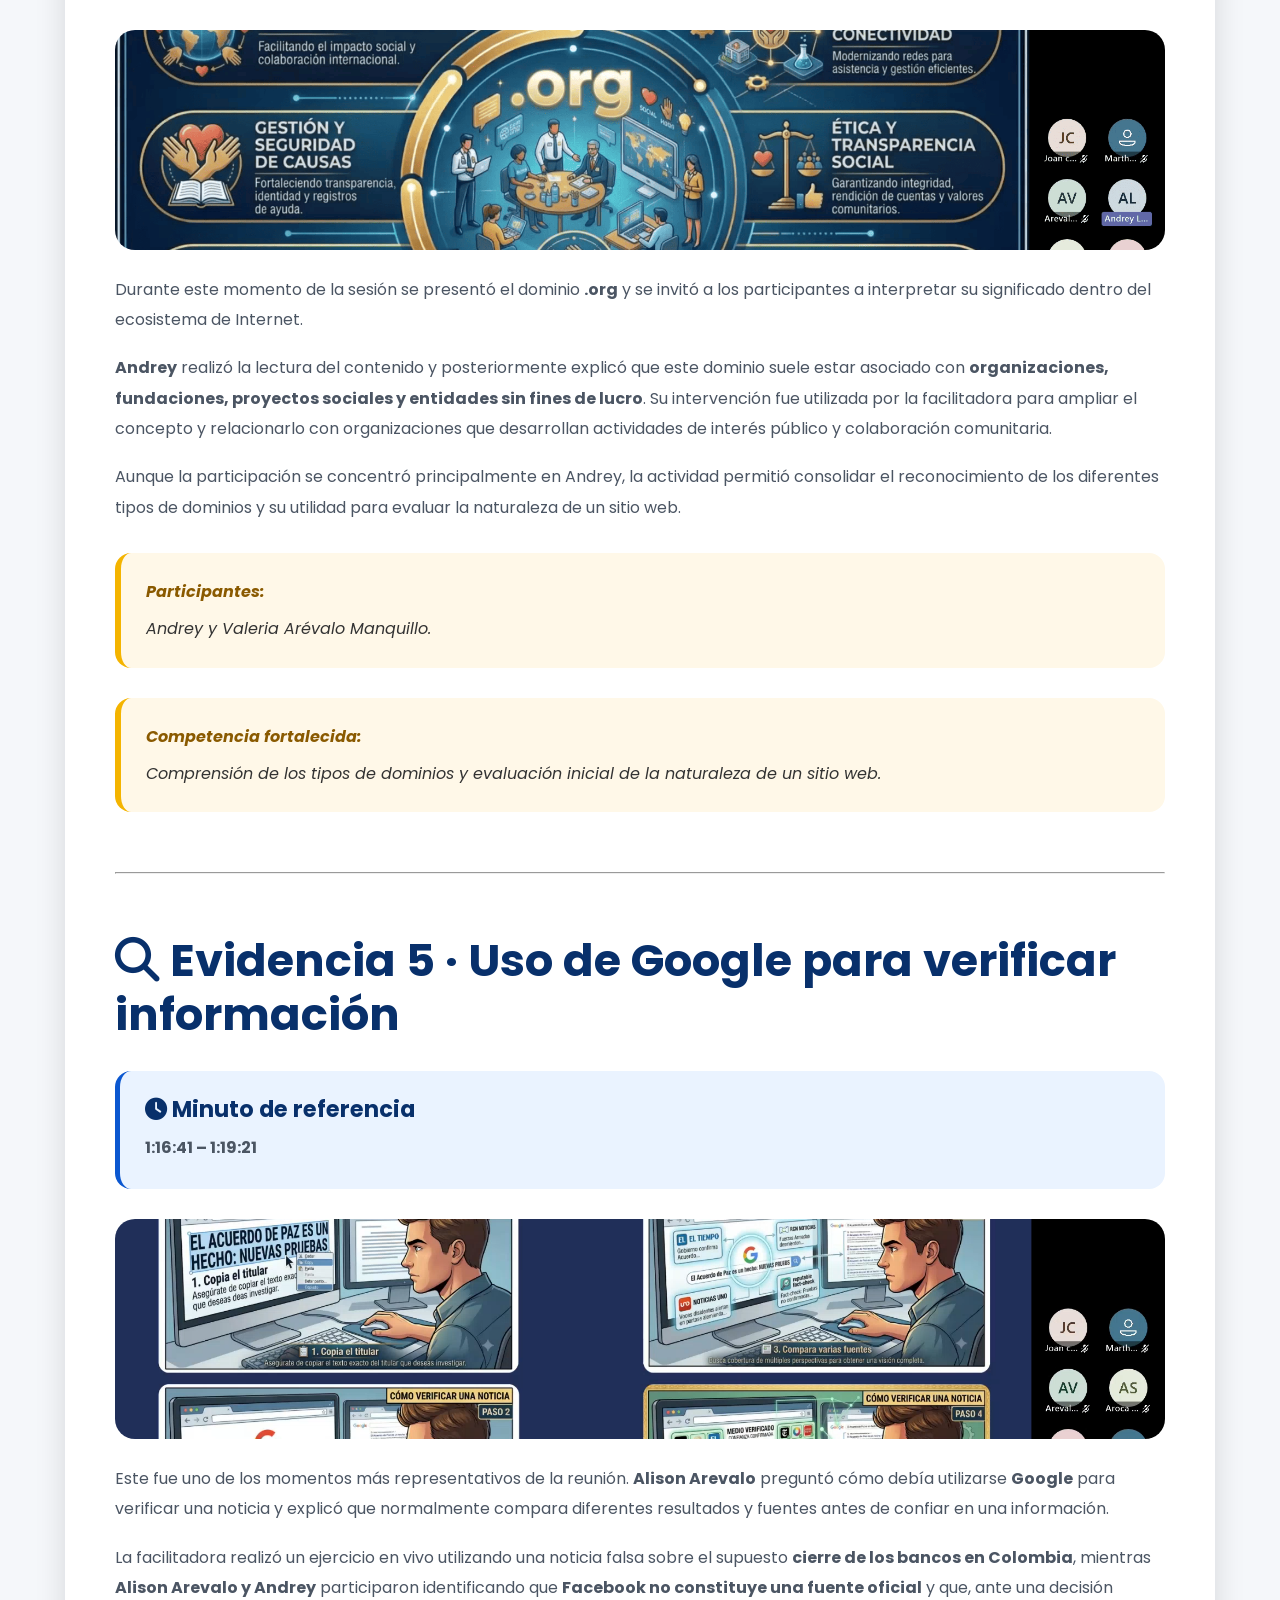
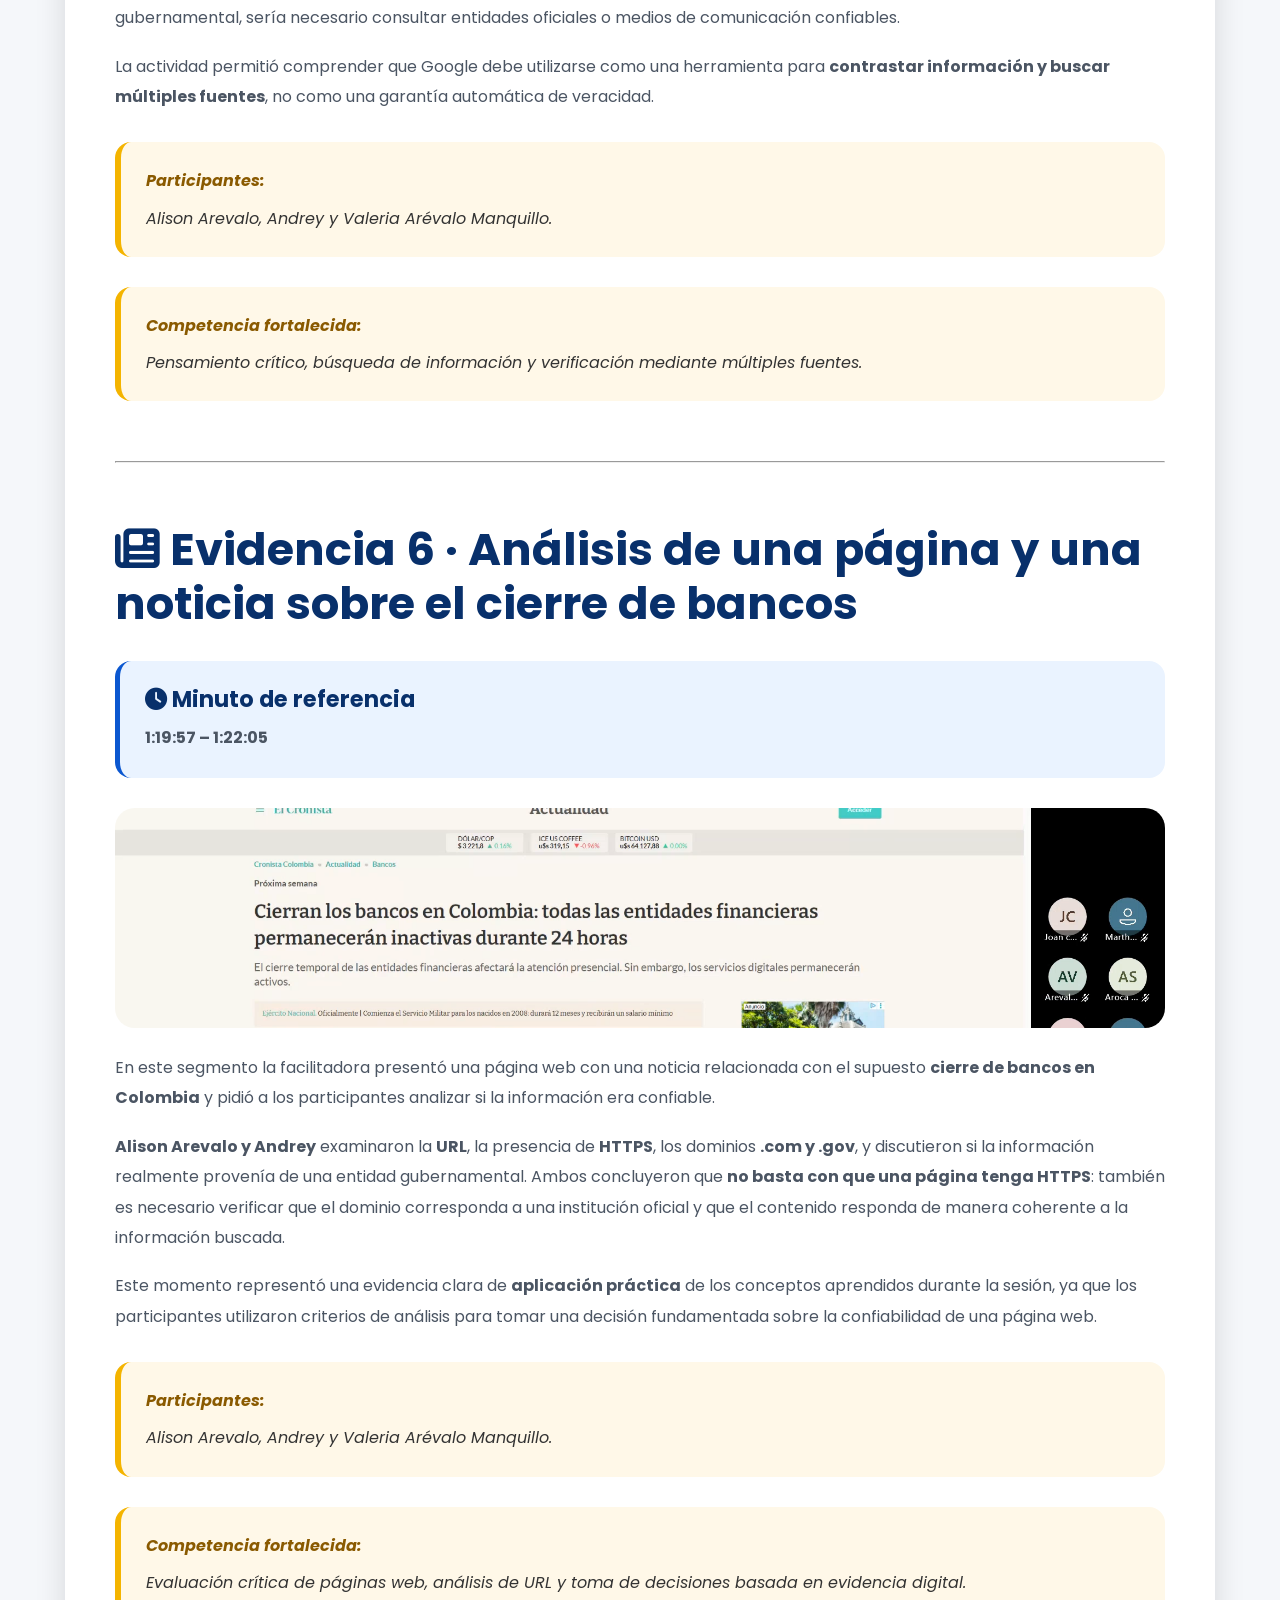
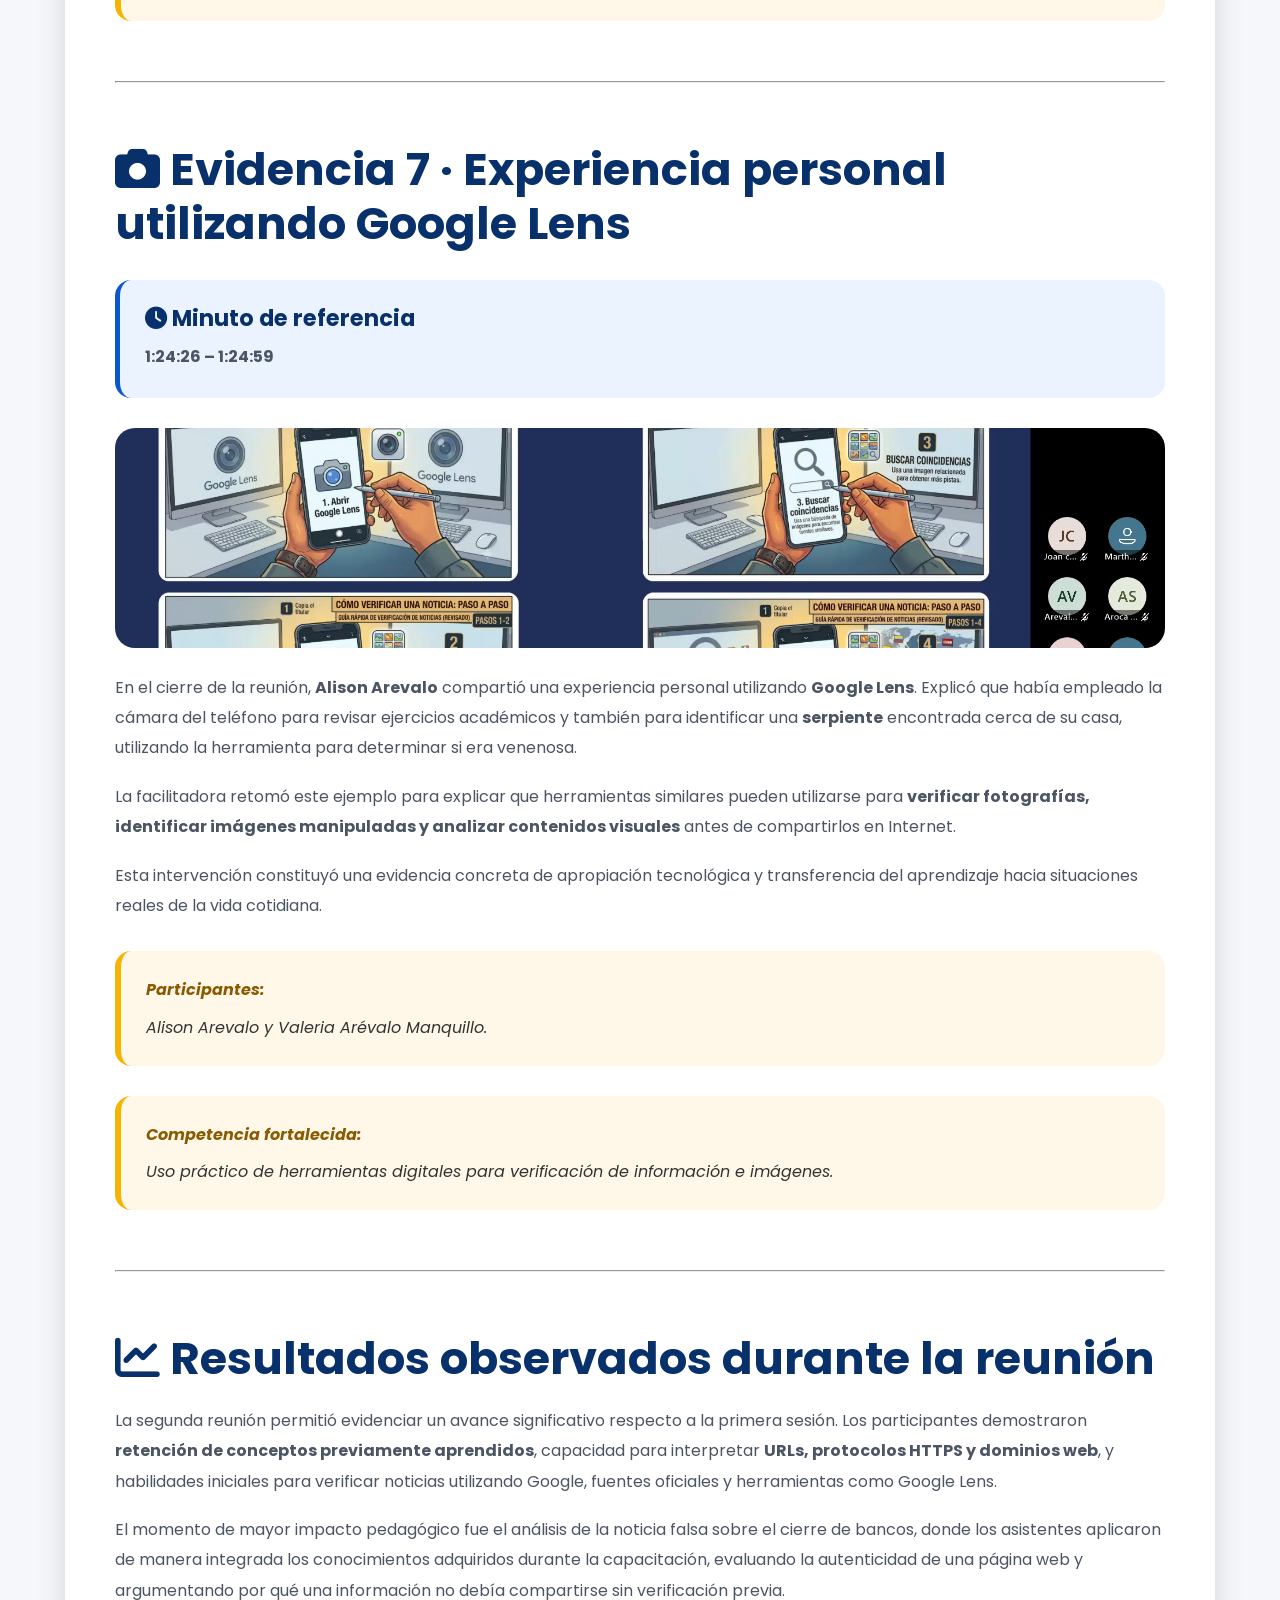
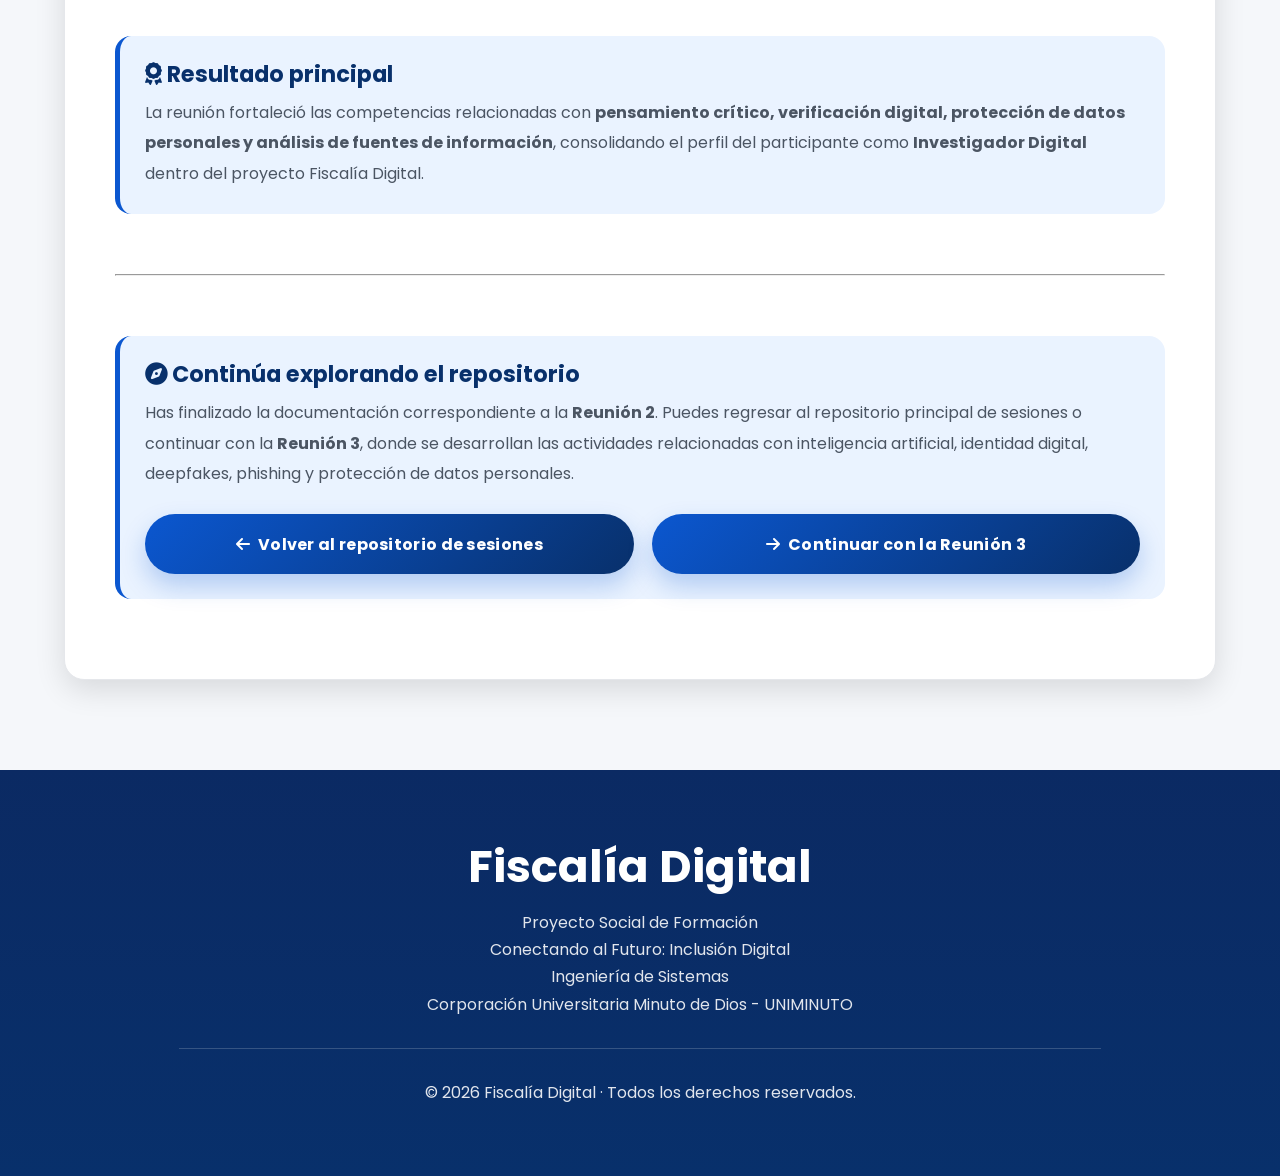
<file: recursos/reunion2.html>
<!DOCTYPE html>

<html lang="es">

<head>


<meta charset="UTF-8">
<meta name="viewport" content="width=device-width, initial-scale=1.0">

<title>Reunión 2 | Fiscalía Digital</title>

<meta name="description"
    content="Documentación completa de la Reunión 2 del proyecto Fiscalía Digital: verificación de información, análisis de páginas web y herramientas digitales para identificar fuentes confiables.">

<link rel="icon" href="../img/favicon.png">

<!-- Google Fonts -->
<link rel="preconnect" href="https://fonts.googleapis.com">
<link rel="preconnect" href="https://fonts.gstatic.com" crossorigin>

<link href="https://fonts.googleapis.com/css2?family=Poppins:wght@300;400;500;600;700;800&display=swap"
    rel="stylesheet">

<!-- Font Awesome -->
<link rel="stylesheet"
    href="https://cdnjs.cloudflare.com/ajax/libs/font-awesome/6.7.2/css/all.min.css">

<!-- CSS -->
<link rel="stylesheet" href="../css/estilos.css">


</head>

<body>


<!-- ================= HEADER ================= -->

<header>

    <nav class="navbar">

        <div class="logo">

            <img src="../img/logo.png" alt="Fiscalía Digital">

            <h2>Fiscalía Digital</h2>

        </div>

        <ul class="menu">

            <li><a href="../index.html">Inicio</a></li>
            <li><a href="sesiones.html">Sesiones</a></li>
            <li><a href="../index.html#recursos">Recursos</a></li>

        </ul>

    </nav>

</header>

<!-- ================= HERO ================= -->

<section class="hero hero-articulo">

    <div class="hero-texto">

        <span>Repositorio documental de la práctica social</span>

        <h1>Reunión 2 · Verificación de información y páginas web</h1>

        <p>

            Segunda reunión del proyecto <strong>Conectando al Futuro:
            Inclusión Digital</strong>, orientada al fortalecimiento de
            competencias relacionadas con la verificación de información,
            interpretación de URLs, protocolos de seguridad, dominios web y
            uso de herramientas digitales para identificar fuentes
            confiables.

        </p>

    </div>

    <div class="hero-imagen">

        <img src="../img/reunion2-hero.jpg"
            alt="Reunión 2 del proyecto Fiscalía Digital">

    </div>

</section>

<!-- ================= CONTENIDO ================= -->

<section>

    <div class="contenedor">

        <article class="card articulo">

            <h2>

                <i class="fa-solid fa-circle-info"></i>

                Contexto de la reunión

            </h2>

            <p>

                La segunda reunión del proyecto <strong>Fiscalía Digital</strong>
                tuvo como propósito profundizar en las herramientas y
                estrategias necesarias para verificar información en
                Internet. A partir de los conocimientos adquiridos en la
                sesión anterior, los participantes analizaron páginas web,
                protocolos de seguridad, dominios institucionales y métodos
                de búsqueda que permiten identificar si una información
                proviene de una fuente confiable.

            </p>

            <p>

                La sesión fue desarrollada mediante Microsoft Teams y se
                documentó a través de la grabación oficial y la transcripción
                de la reunión. Los momentos seleccionados corresponden a los
                segmentos con mayor participación e interacción entre los
                asistentes, evidenciando procesos de comprensión, análisis y
                aplicación práctica del aprendizaje.

            </p>

            <div class="destacado">

                <h3>

                    <i class="fa-solid fa-clipboard-list"></i>

                    Ficha técnica

                </h3>

                <ul>

                    <li><strong>Reunión:</strong> 2</li>

                    <li><strong>Tema principal:</strong> Verificación de información y páginas web</li>

                    <li><strong>Modalidad:</strong> Virtual sincrónica</li>

                    <li><strong>Plataforma:</strong> Microsoft Teams</li>

                    <li><strong>Facilitadora:</strong> Valeria Arévalo Manquillo</li>

                    <li><strong>Duración aproximada:</strong> 1 hora y 25 minutos</li>

                </ul>

            </div>

            <hr class="divisor"/>

            <h2>

                <i class="fa-solid fa-bullseye"></i>

                Objetivos desarrollados

            </h2>

            <div class="objetivos">

                <div class="objetivo">

                    <i class="fa-solid fa-rotate"></i>

                    <h3>Recuperación del aprendizaje</h3>

                    <p>

                        Recordar los conceptos trabajados durante la Reunión 1
                        y fortalecer la continuidad del proceso formativo.

                    </p>

                </div>

                <div class="objetivo">

                    <i class="fa-solid fa-lock"></i>

                    <h3>Seguridad en páginas web</h3>

                    <p>

                        Comprender el significado de HTTPS, las URLs y los
                        diferentes dominios utilizados en Internet.

                    </p>

                </div>

                <div class="objetivo">

                    <i class="fa-solid fa-magnifying-glass"></i>

                    <h3>Verificación digital</h3>

                    <p>

                        Aplicar herramientas como Google y Google Lens para
                        analizar noticias, imágenes y fuentes de información.

                    </p>

                </div>

            </div>

            <hr class="divisor"/>

            <h2>

                <i class="fa-solid fa-camera"></i>

                Evidencias de la reunión

            </h2>

            <p>

                A continuación se presentan los momentos con mayor
                participación identificados durante la Reunión 2. Cada
                evidencia documenta la interacción de los participantes, la
                aplicación de conceptos previamente aprendidos y el
                fortalecimiento de competencias relacionadas con la
                verificación de información y el análisis crítico de fuentes
                digitales.

            </p>

            <hr class="divisor"/>

            <!-- ================= EVIDENCIA 1 ================= -->

            <h2>

                <i class="fa-solid fa-arrows-rotate"></i>

                Evidencia 1 · Recordando lo aprendido en la Reunión 1

            </h2>

            <div class="destacado">

                <h3>

                    <i class="fa-solid fa-clock"></i>

                    Minuto de referencia

                </h3>

                <p><strong>05:24 – 10:01</strong></p>

            </div>

            <div class="imagen-evidencia">
    <img src="../img/reunion2-evidencia1.jpg"
         alt="Reflexión sobre hábitos digitales y uso del celular"
         onclick="abrirImagen(this.src)">
</div>

            <p>

                Antes de iniciar el nuevo contenido, la facilitadora invitó a
                los participantes a recordar los temas abordados durante la
                primera capacitación. Esta estrategia permitió activar los
                conocimientos previos y evaluar el nivel de retención del
                aprendizaje alcanzado en la sesión anterior.

            </p>

            <p>

                <strong>Alison Arevalo</strong> recordó conceptos como
                <strong>Fiscalía Digital, estafas en redes sociales,
                suplantación de identidad y vida digital</strong>, mientras
                que <strong>Martha</strong> complementó la conversación
                mencionando el tema de <strong>seguridad digital</strong>.
                Posteriormente, Sarten reconstruyó el compromiso adquirido
                durante la reunión anterior: <strong>verificar, comparar y
                denunciar información falsa antes de compartirla</strong>.

            </p>

            <p>

                Este momento evidenció que los participantes no solo
                recordaban conceptos, sino que también eran capaces de
                relacionarlos con comportamientos responsables en los
                entornos digitales.

            </p>

            <div class="cita">

                <strong>Participantes:</strong> Alison Arevalo, Martha y
                Valeria Arévalo Manquillo.

            </div>

            <div class="cita">

                <strong>Competencia fortalecida:</strong> Recuperación del
                aprendizaje, memoria comprensiva y continuidad del proceso
                formativo.

            </div>

            <hr class="divisor"/>

            <!-- ================= EVIDENCIA 2 ================= -->

            <h2>

                <i class="fa-solid fa-lock"></i>

                Evidencia 2 · ¿Para qué sirve HTTPS?

            </h2>

            <div class="destacado">

                <h3>

                    <i class="fa-solid fa-clock"></i>

                    Minuto de referencia

                </h3>

                <p><strong>26:17 – 28:21</strong></p>

            </div>

            <div class="imagen-evidencia">
    <img src="../img/reunion2-evidencia2.jpg"
         alt="Reflexión sobre hábitos digitales y uso del celular"
         onclick="abrirImagen(this.src)">
</div>

            <p>

                Durante este segmento de la reunión, la facilitadora explicó
                el significado del protocolo <strong>HTTPS</strong> y su
                importancia para la seguridad de las páginas web. A partir de
                una pregunta orientadora, los participantes construyeron el
                concepto relacionándolo con la protección de datos
                personales y la autenticidad de los sitios web.

            </p>

            <p>

                <strong>Alison Arevalo</strong> explicó que HTTPS debe
                verificarse antes de compartir información personal,
                especialmente cuando se ingresan datos sensibles. Por su
                parte, <strong>Andrey</strong> complementó la respuesta
                indicando que incluso una página clonada puede utilizar
                HTTPS, por lo que también es necesario revisar cuidadosamente
                la <strong>URL</strong> y confirmar que el sitio corresponda
                a la página oficial.

            </p>

            <p>

                La discusión permitió comprender que HTTPS representa una
                medida importante de seguridad, pero que por sí solo no
                garantiza que una página sea completamente confiable.

            </p>

            <div class="cita">

                <strong>Participantes:</strong> Alison Arevalo, Andrey y
                Valeria Arévalo Manquillo.

            </div>

            <div class="cita">

                <strong>Competencia fortalecida:</strong> Identificación de
                indicadores de seguridad web y protección de datos
                personales.

            </div>

            <hr class="divisor"/>


            <!-- ================= EVIDENCIA 3 ================= -->

            <h2>

                <i class="fa-solid fa-graduation-cap"></i>

                Evidencia 3 · Identificación de dominios .edu y experiencias con universidades

            </h2>

            <div class="destacado">

                <h3>

                    <i class="fa-solid fa-clock"></i>

                    Minuto de referencia

                </h3>

                <p><strong>46:59 – 49:36</strong></p>

            </div>

            <div class="imagen-evidencia">
    <img src="../img/reunion2-evidencia3.jpg"
         alt="Reflexión sobre hábitos digitales y uso del celular"
         onclick="abrirImagen(this.src)">
</div>

            <p>

                En esta actividad la facilitadora presentó el significado del
                dominio <strong>.edu</strong> como identificador de
                instituciones educativas y solicitó a los participantes leer,
                interpretar y relacionar este dominio con ejemplos reales.

            </p>

            <p>

                <strong>Julieth</strong> realizó la lectura del contenido y
                explicó qué comprendía sobre el uso del dominio educativo.
                Posteriormente, <strong>Alison Arevalo y Andrey</strong>
                mencionaron diferentes universidades que conocían y las
                relacionaron con direcciones web terminadas en
                <strong>.edu</strong>, estableciendo conexiones entre el
                contenido teórico y experiencias personales.

            </p>

            <p>

                La actividad permitió fortalecer la capacidad para reconocer
                sitios educativos confiables y comprender que los dominios
                ofrecen información importante sobre la naturaleza de una
                página web.

            </p>

            <div class="cita">

                <strong>Participantes:</strong> Julieth, Alison Arevalo,
                Andrey y Valeria Arévalo Manquillo.

            </div>

            <div class="cita">

                <strong>Competencia fortalecida:</strong> Interpretación de
                dominios web y reconocimiento de fuentes académicas
                confiables.

            </div>

            <hr class="divisor"/>

            <!-- ================= EVIDENCIA 4 ================= -->

            <h2>

                <i class="fa-solid fa-building"></i>

                Evidencia 4 · Análisis del dominio .org y su utilidad

            </h2>

            <div class="destacado">

                <h3>

                    <i class="fa-solid fa-clock"></i>

                    Minuto de referencia

                </h3>

                <p><strong>50:17 – 51:22</strong></p>

            </div>

            <div class="imagen-evidencia">
    <img src="../img/reunion2-evidencia4.jpg"
         alt="Reflexión sobre hábitos digitales y uso del celular"
         onclick="abrirImagen(this.src)">
</div>

            <p>

                Durante este momento de la sesión se presentó el dominio
                <strong>.org</strong> y se invitó a los participantes a
                interpretar su significado dentro del ecosistema de Internet.

            </p>

            <p>

                <strong>Andrey</strong> realizó la lectura del contenido y
                posteriormente explicó que este dominio suele estar asociado
                con <strong>organizaciones, fundaciones, proyectos sociales y
                entidades sin fines de lucro</strong>. Su intervención fue
                utilizada por la facilitadora para ampliar el concepto y
                relacionarlo con organizaciones que desarrollan actividades de
                interés público y colaboración comunitaria.

            </p>

            <p>

                Aunque la participación se concentró principalmente en
                Andrey, la actividad permitió consolidar el reconocimiento de
                los diferentes tipos de dominios y su utilidad para evaluar la
                naturaleza de un sitio web.

            </p>

            <div class="cita">

                <strong>Participantes:</strong> Andrey y Valeria Arévalo
                Manquillo.

            </div>

            <div class="cita">

                <strong>Competencia fortalecida:</strong> Comprensión de los
                tipos de dominios y evaluación inicial de la naturaleza de un
                sitio web.

            </div>

            <hr class="divisor"/>

            <!-- ================= EVIDENCIA 5 ================= -->

            <h2>

                <i class="fa-solid fa-magnifying-glass"></i>

                Evidencia 5 · Uso de Google para verificar información

            </h2>

            <div class="destacado">

                <h3>

                    <i class="fa-solid fa-clock"></i>

                    Minuto de referencia

                </h3>

                <p><strong>1:16:41 – 1:19:21</strong></p>

            </div>

            <div class="imagen-evidencia">
    <img src="../img/reunion2-evidencia5.jpg"
         alt="Reflexión sobre hábitos digitales y uso del celular"
         onclick="abrirImagen(this.src)">
</div>

            <p>

                Este fue uno de los momentos más representativos de la
                reunión. <strong>Alison Arevalo</strong> preguntó cómo debía
                utilizarse <strong>Google</strong> para verificar una noticia
                y explicó que normalmente compara diferentes resultados y
                fuentes antes de confiar en una información.

            </p>

            <p>

                La facilitadora realizó un ejercicio en vivo utilizando una
                noticia falsa sobre el supuesto <strong>cierre de los bancos
                en Colombia</strong>, mientras <strong>Alison Arevalo y
                Andrey</strong> participaron identificando que
                <strong>Facebook no constituye una fuente oficial</strong> y
                que, ante una decisión gubernamental, sería necesario
                consultar entidades oficiales o medios de comunicación
                confiables.

            </p>

            <p>

                La actividad permitió comprender que Google debe utilizarse
                como una herramienta para <strong>contrastar información y
                buscar múltiples fuentes</strong>, no como una garantía
                automática de veracidad.

            </p>

            <div class="cita">

                <strong>Participantes:</strong> Alison Arevalo, Andrey y
                Valeria Arévalo Manquillo.

            </div>

            <div class="cita">

                <strong>Competencia fortalecida:</strong> Pensamiento crítico,
                búsqueda de información y verificación mediante múltiples
                fuentes.

            </div>

            <hr class="divisor"/>

            <!-- ================= EVIDENCIA 6 ================= -->

            <h2>

                <i class="fa-solid fa-newspaper"></i>

                Evidencia 6 · Análisis de una página y una noticia sobre el cierre de bancos

            </h2>

            <div class="destacado">

                <h3>

                    <i class="fa-solid fa-clock"></i>

                    Minuto de referencia

                </h3>

                <p><strong>1:19:57 – 1:22:05</strong></p>

            </div>

            <div class="imagen-evidencia">
    <img src="../img/reunion2-evidencia6.jpg"
         alt="Reflexión sobre hábitos digitales y uso del celular"
         onclick="abrirImagen(this.src)">
</div>

            <p>

                En este segmento la facilitadora presentó una página web con
                una noticia relacionada con el supuesto
                <strong>cierre de bancos en Colombia</strong> y pidió a los
                participantes analizar si la información era confiable.

            </p>

            <p>

                <strong>Alison Arevalo y Andrey</strong> examinaron la
                <strong>URL</strong>, la presencia de <strong>HTTPS</strong>,
                los dominios <strong>.com y .gov</strong>, y discutieron si
                la información realmente provenía de una entidad
                gubernamental. Ambos concluyeron que
                <strong>no basta con que una página tenga HTTPS</strong>:
                también es necesario verificar que el dominio corresponda a
                una institución oficial y que el contenido responda de manera
                coherente a la información buscada.

            </p>

            <p>

                Este momento representó una evidencia clara de
                <strong>aplicación práctica</strong> de los conceptos
                aprendidos durante la sesión, ya que los participantes
                utilizaron criterios de análisis para tomar una decisión
                fundamentada sobre la confiabilidad de una página web.

            </p>

            <div class="cita">

                <strong>Participantes:</strong> Alison Arevalo, Andrey y
                Valeria Arévalo Manquillo.

            </div>

            <div class="cita">

                <strong>Competencia fortalecida:</strong> Evaluación crítica
                de páginas web, análisis de URL y toma de decisiones basada
                en evidencia digital.

            </div>

            <hr class="divisor"/>

            <!-- ================= EVIDENCIA 7 ================= -->

            <h2>

                <i class="fa-solid fa-camera"></i>

                Evidencia 7 · Experiencia personal utilizando Google Lens

            </h2>

            <div class="destacado">

                <h3>

                    <i class="fa-solid fa-clock"></i>

                    Minuto de referencia

                </h3>

                <p><strong>1:24:26 – 1:24:59</strong></p>

            </div>

            <div class="imagen-evidencia">
    <img src="../img/reunion2-evidencia7.jpg"
         alt="Reflexión sobre hábitos digitales y uso del celular"
         onclick="abrirImagen(this.src)">
</div>

            <p>

                En el cierre de la reunión,
                <strong>Alison Arevalo</strong> compartió una experiencia
                personal utilizando <strong>Google Lens</strong>. Explicó que
                había empleado la cámara del teléfono para revisar ejercicios
                académicos y también para identificar una
                <strong>serpiente</strong> encontrada cerca de su casa,
                utilizando la herramienta para determinar si era venenosa.

            </p>

            <p>

                La facilitadora retomó este ejemplo para explicar que
                herramientas similares pueden utilizarse para
                <strong>verificar fotografías, identificar imágenes
                manipuladas y analizar contenidos visuales</strong> antes de
                compartirlos en Internet.

            </p>

            <p>

                Esta intervención constituyó una evidencia concreta de
                apropiación tecnológica y transferencia del aprendizaje hacia
                situaciones reales de la vida cotidiana.

            </p>

            <div class="cita">

                <strong>Participantes:</strong> Alison Arevalo y Valeria
                Arévalo Manquillo.

            </div>

            <div class="cita">

                <strong>Competencia fortalecida:</strong> Uso práctico de
                herramientas digitales para verificación de información e
                imágenes.

            </div>

            <hr class="divisor"/>

            <!-- ================= RESULTADOS ================= -->

            <h2>

                <i class="fa-solid fa-chart-line"></i>

                Resultados observados durante la reunión

            </h2>

            <p>

                La segunda reunión permitió evidenciar un avance significativo
                respecto a la primera sesión. Los participantes demostraron
                <strong>retención de conceptos previamente aprendidos</strong>,
                capacidad para interpretar <strong>URLs, protocolos HTTPS y
                dominios web</strong>, y habilidades iniciales para verificar
                noticias utilizando Google, fuentes oficiales y herramientas
                como Google Lens.

            </p>

            <p>

                El momento de mayor impacto pedagógico fue el análisis de la
                noticia falsa sobre el cierre de bancos, donde los asistentes
                aplicaron de manera integrada los conocimientos adquiridos
                durante la capacitación, evaluando la autenticidad de una
                página web y argumentando por qué una información no debía
                compartirse sin verificación previa.

            </p>

            <div class="destacado">

                <h3>

                    <i class="fa-solid fa-award"></i>

                    Resultado principal

                </h3>

                <p>

                    La reunión fortaleció las competencias relacionadas con
                    <strong>pensamiento crítico, verificación digital,
                    protección de datos personales y análisis de fuentes de
                    información</strong>, consolidando el perfil del
                    participante como <strong>Investigador Digital</strong>
                    dentro del proyecto Fiscalía Digital.

                </p>

            </div>

            <hr class="divisor"/>

            <!-- ================= NAVEGACIÓN FINAL ================= -->

            <div class="destacado">

                <h3>

                    <i class="fa-solid fa-compass"></i>

                    Continúa explorando el repositorio

                </h3>

                <p>

                    Has finalizado la documentación correspondiente a la
                    <strong>Reunión 2</strong>. Puedes regresar al repositorio
                    principal de sesiones o continuar con la
                    <strong>Reunión 3</strong>, donde se desarrollan las
                    actividades relacionadas con inteligencia artificial,
                    identidad digital, deepfakes, phishing y protección de
                    datos personales.

                </p>

                <div class="acciones-finales">

                    <a href="sesiones.html" class="btn-principal">

                        <i class="fa-solid fa-arrow-left"></i>

                        Volver al repositorio de sesiones

                    </a>

                    <a href="reunion3.html" class="btn-principal">

                        <i class="fa-solid fa-arrow-right"></i>

                        Continuar con la Reunión 3

                    </a>

                </div>

            </div>

        </article>

    </div>

</section>
<!-- Modal para ampliar imágenes -->
<div id="modalImagen" class="modal-imagen" onclick="cerrarImagen()">
    <span class="cerrar-modal">&times;</span>
    <img id="imagenGrande" class="modal-contenido" alt="Imagen ampliada">
</div>
<!-- ================= FOOTER ================= -->

<footer>

    <div class="contenedor-footer">

        <h2>Fiscalía Digital</h2>

        <p>

            Proyecto Social de Formación

            <br>

            Conectando al Futuro: Inclusión Digital

            <br>

            Ingeniería de Sistemas

            <br>

            Corporación Universitaria Minuto de Dios - UNIMINUTO

        </p>

        <hr>

        <p>

            © 2026 Fiscalía Digital · Todos los derechos reservados.

        </p>

    </div>

</footer>

<script src="../js/script.js"></script>


</body>

</html>
</file>
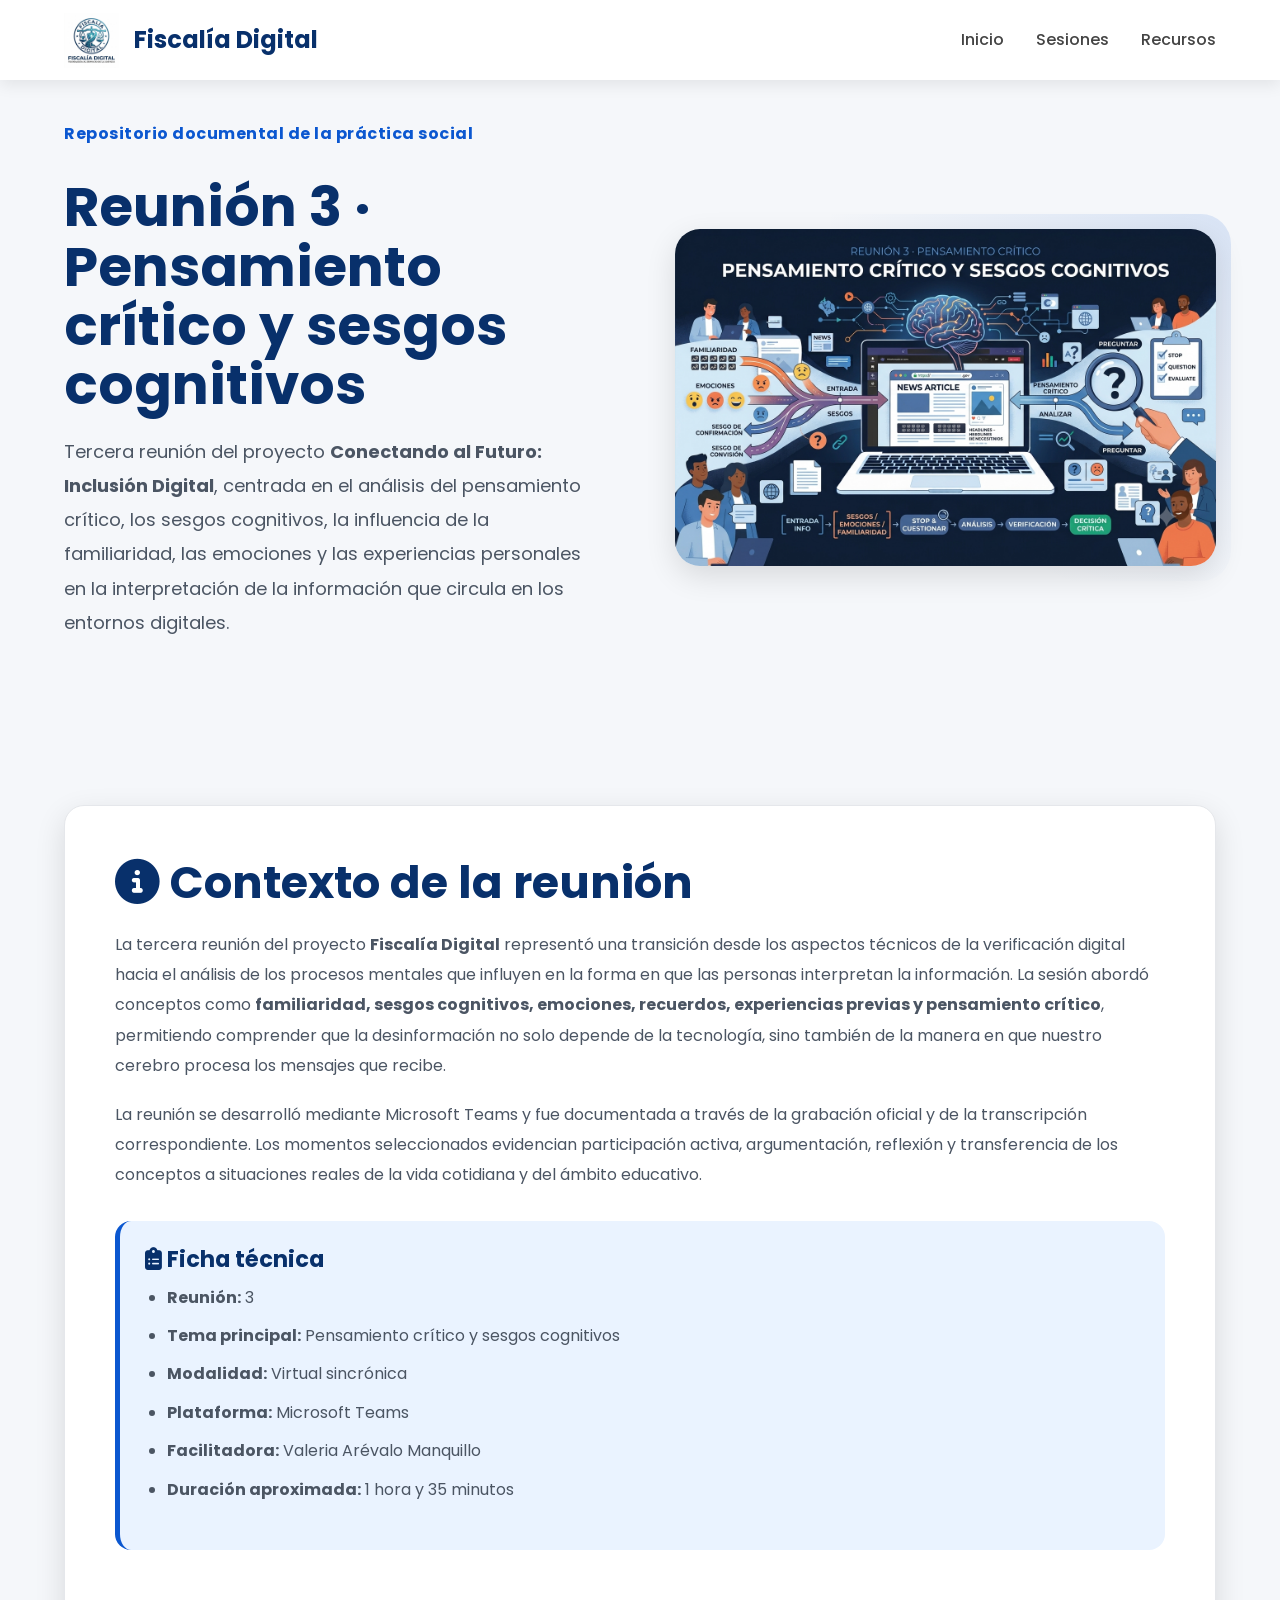
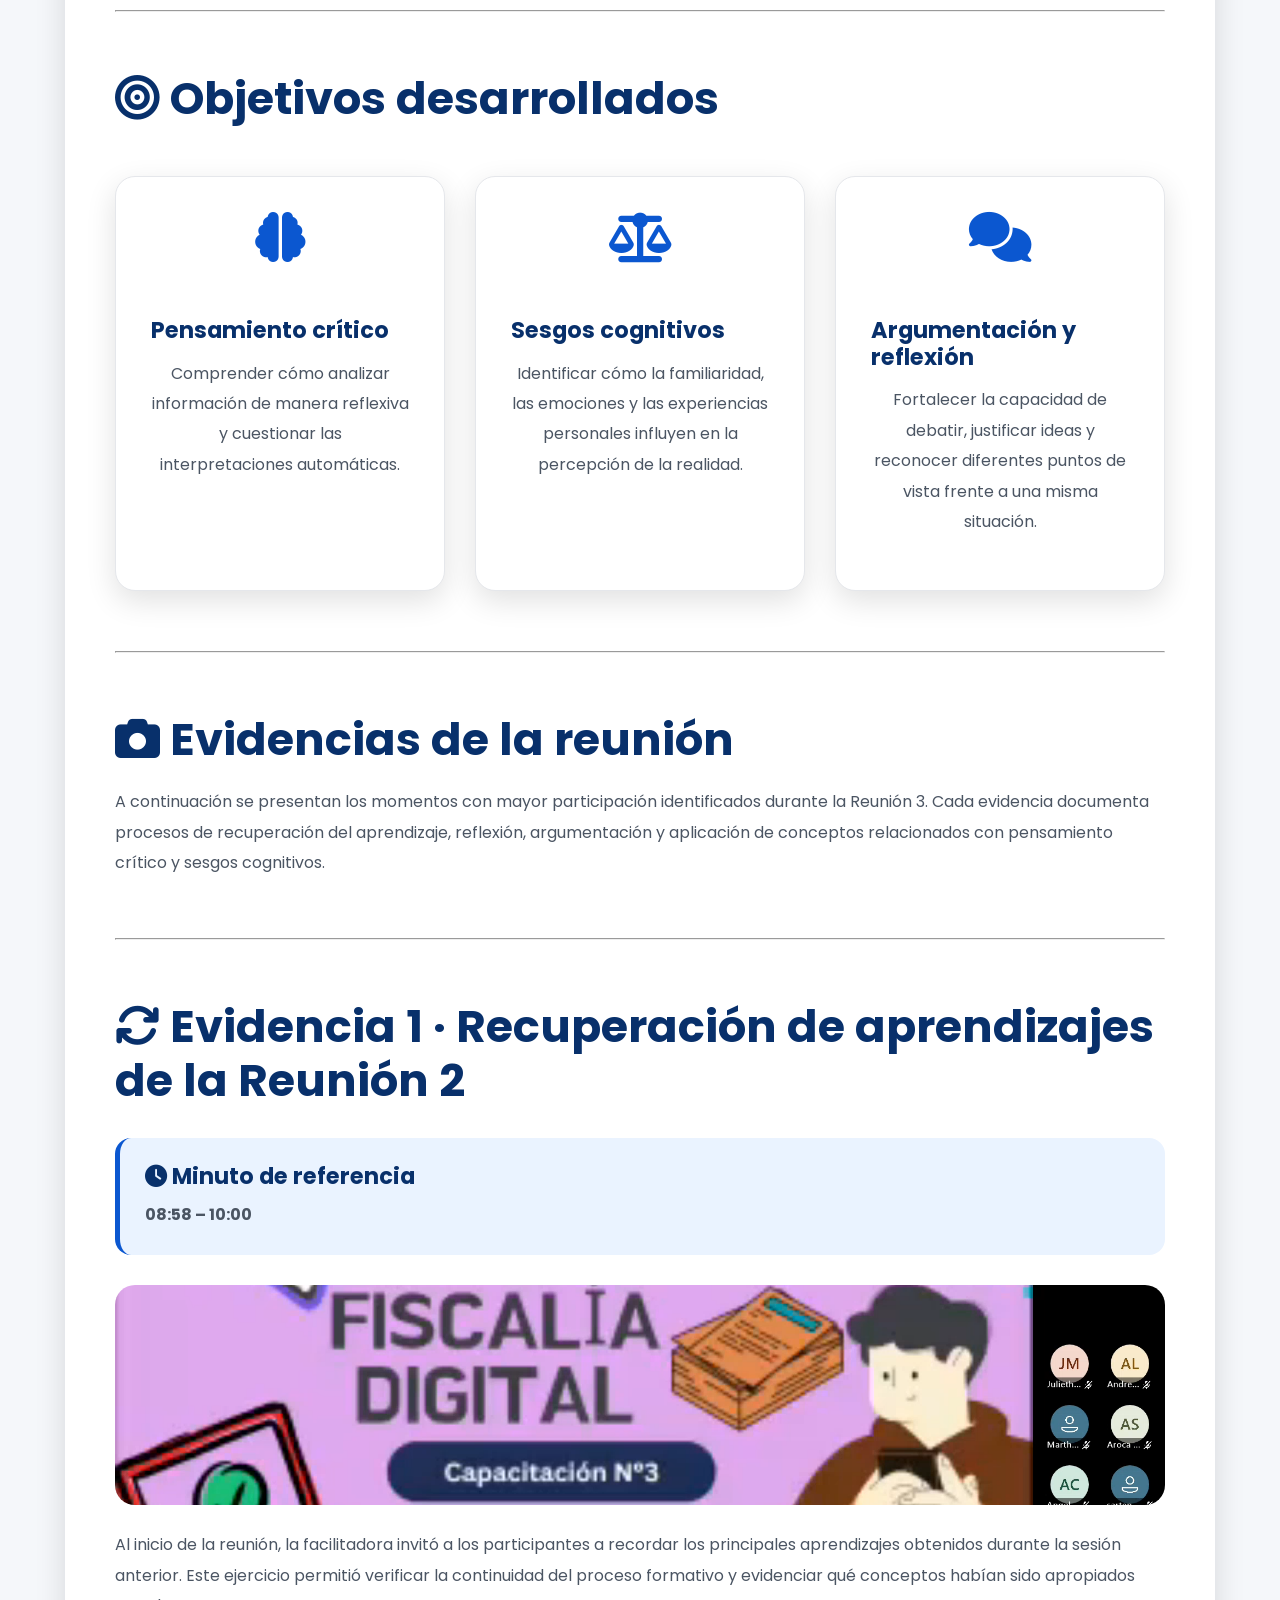
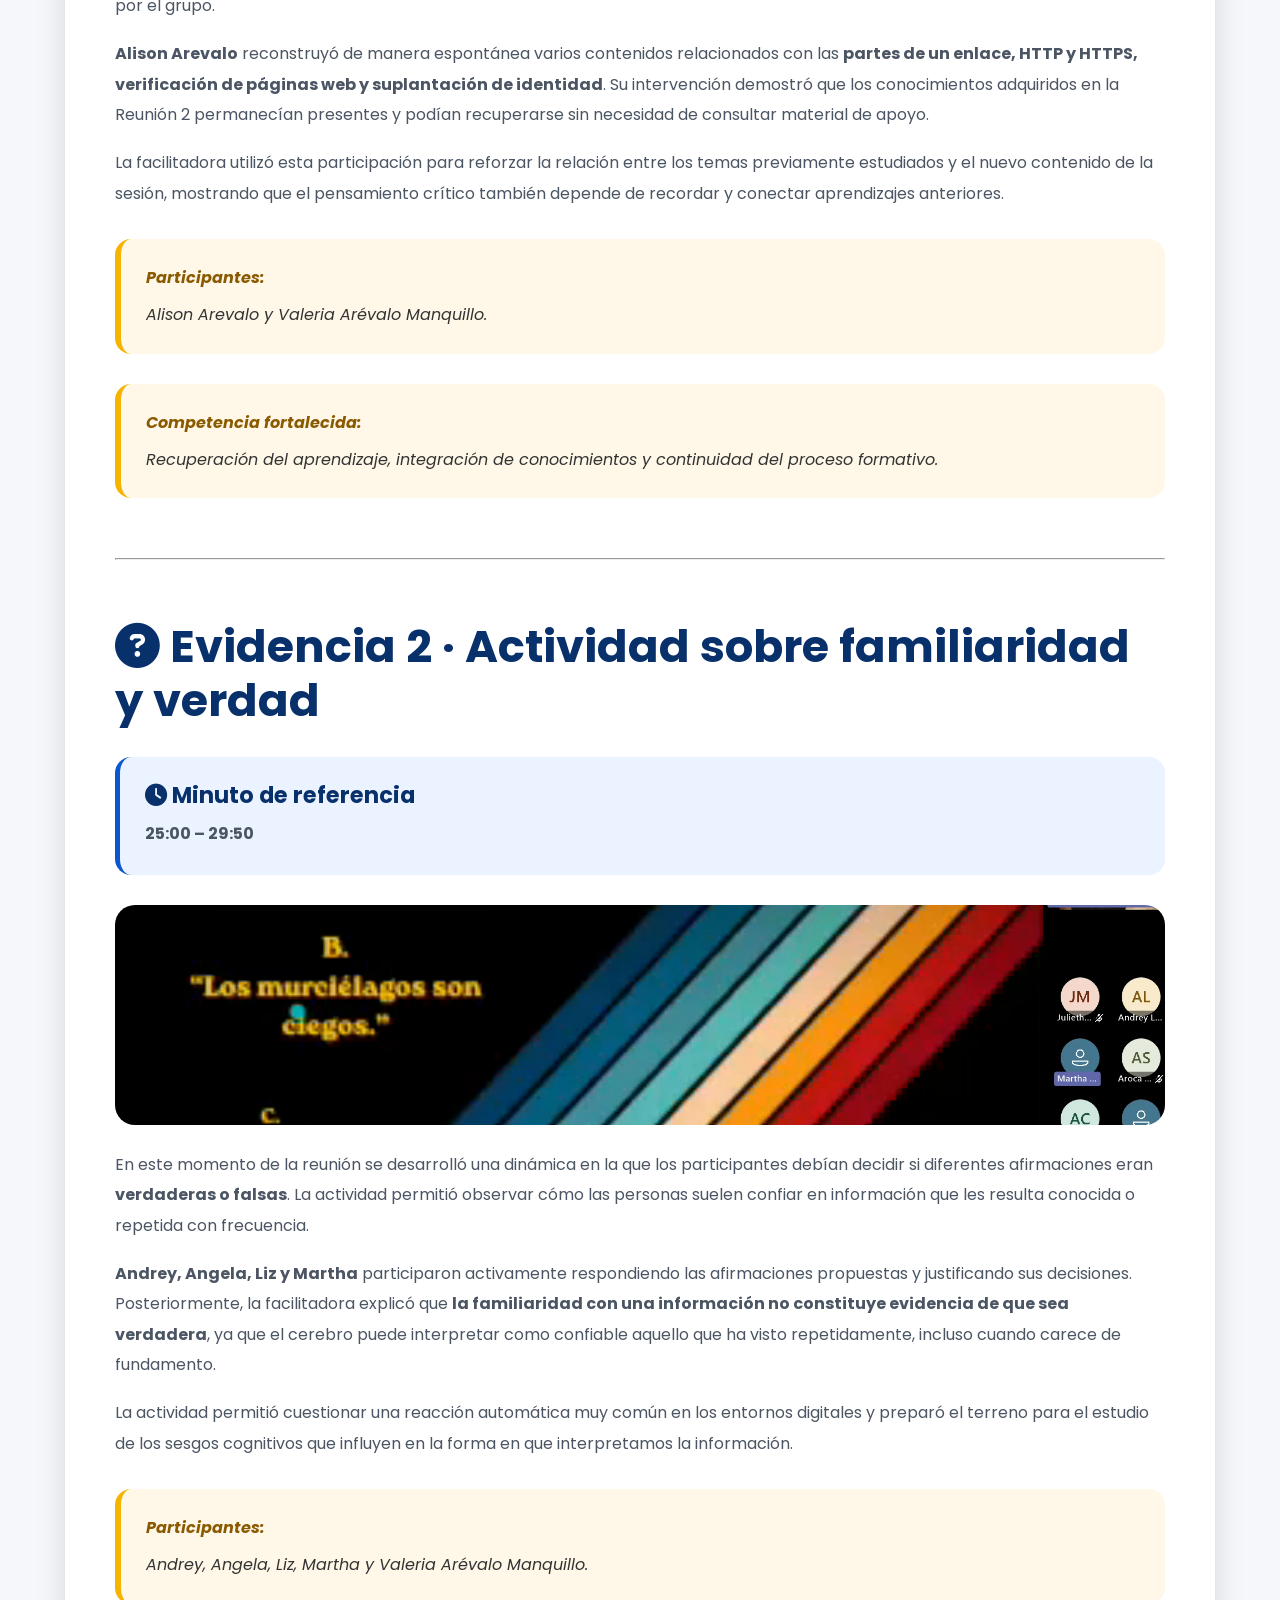
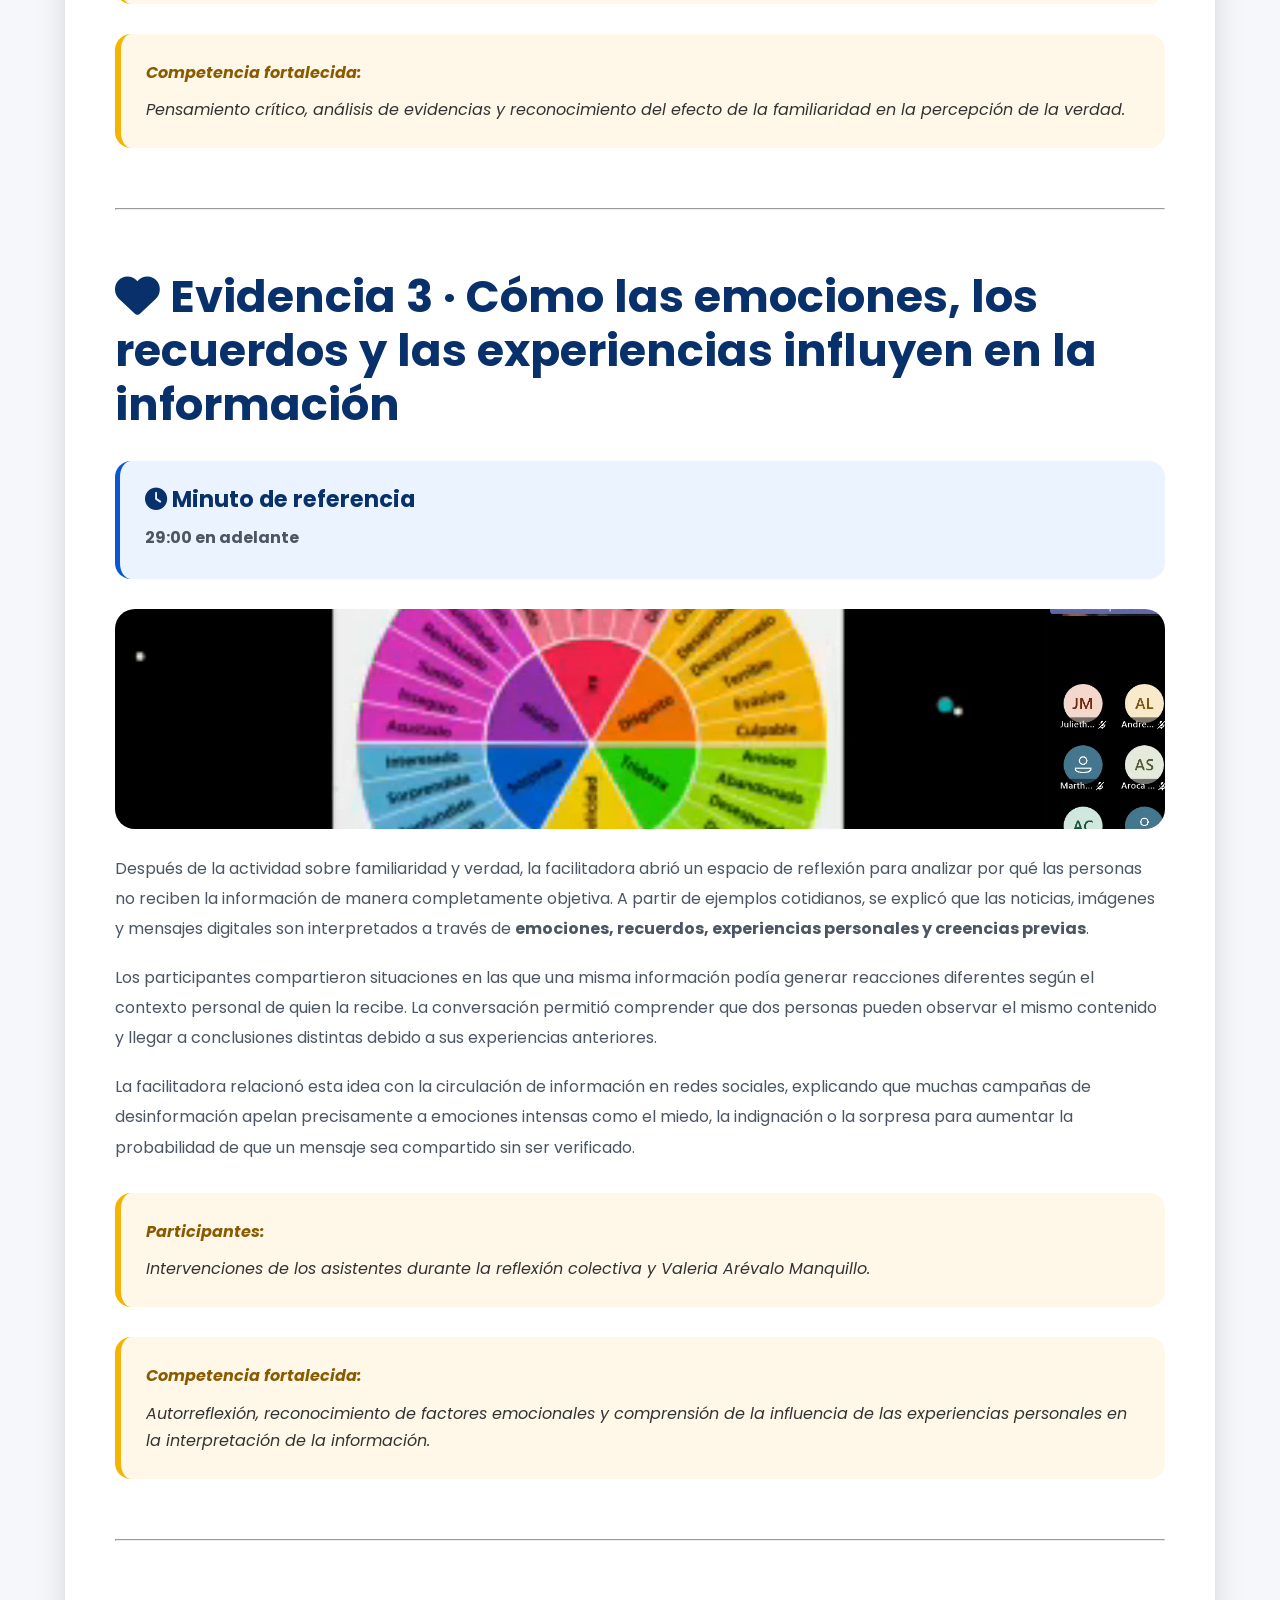
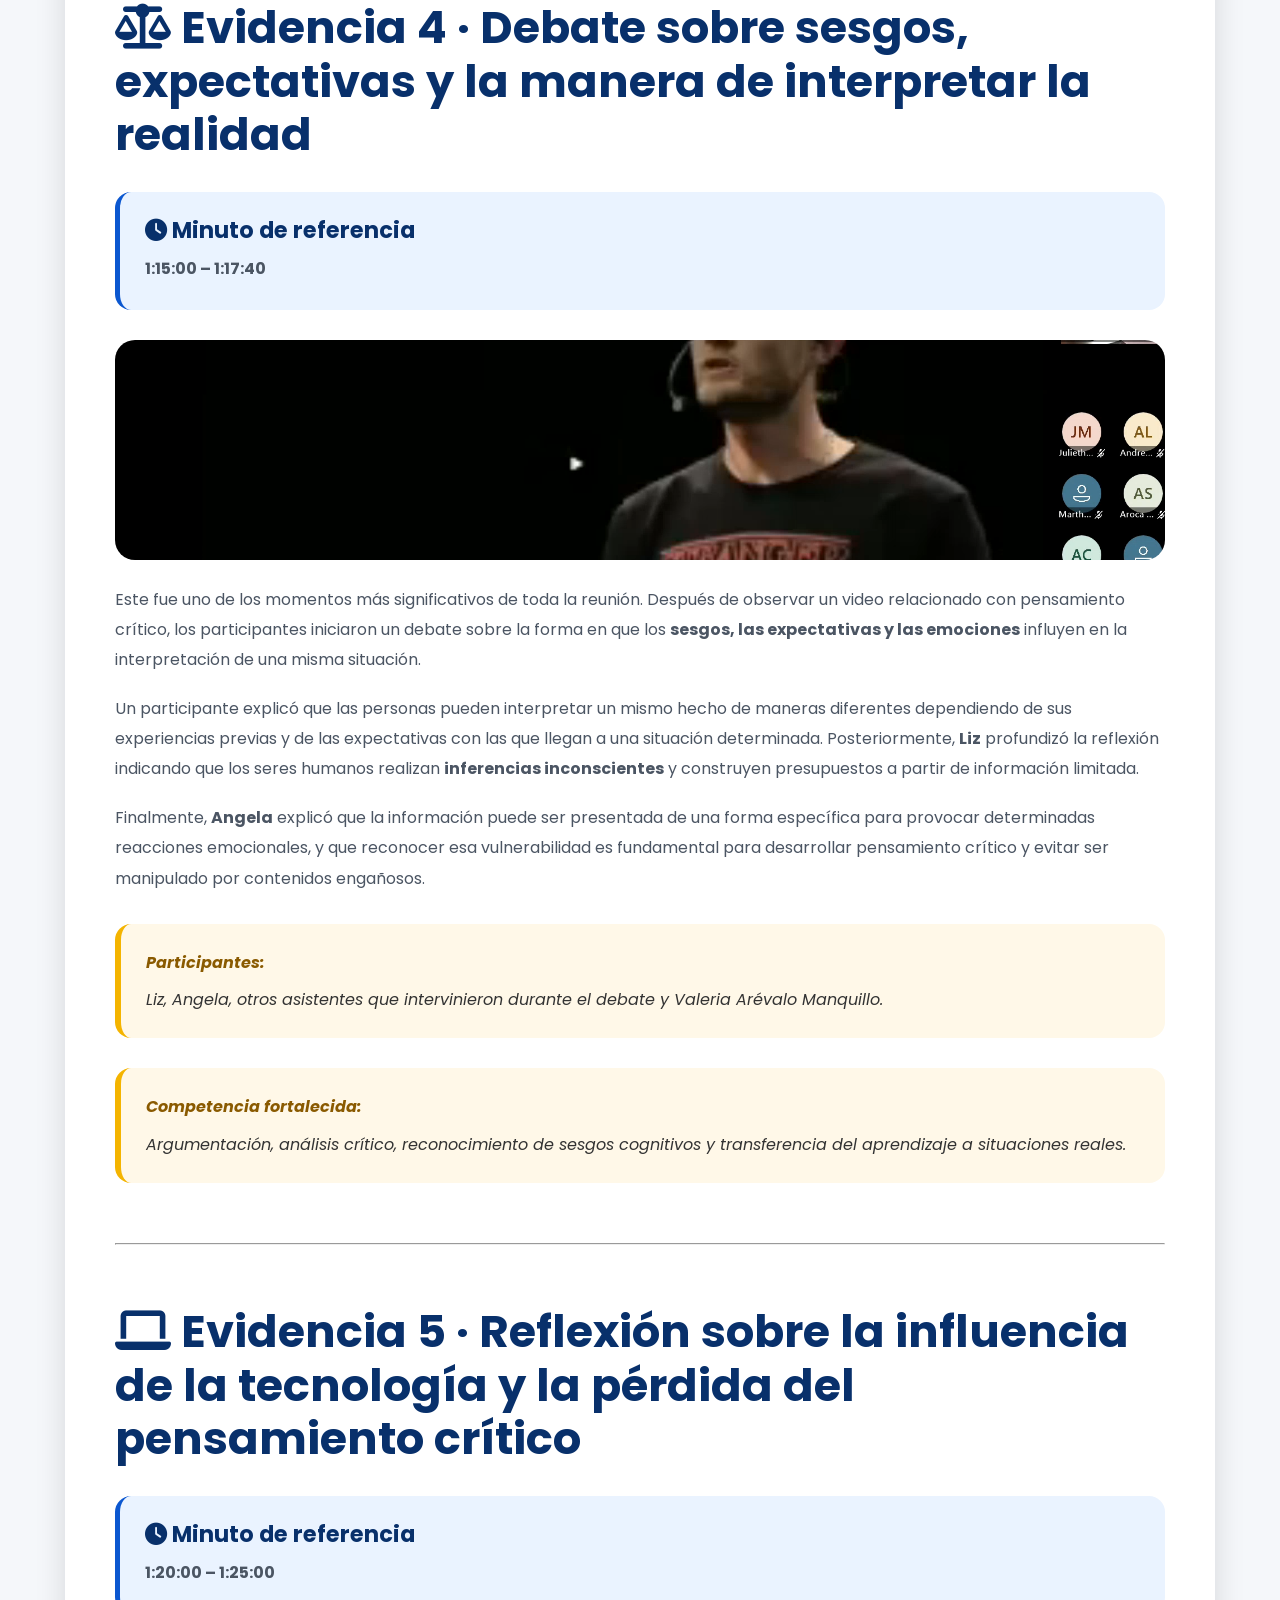
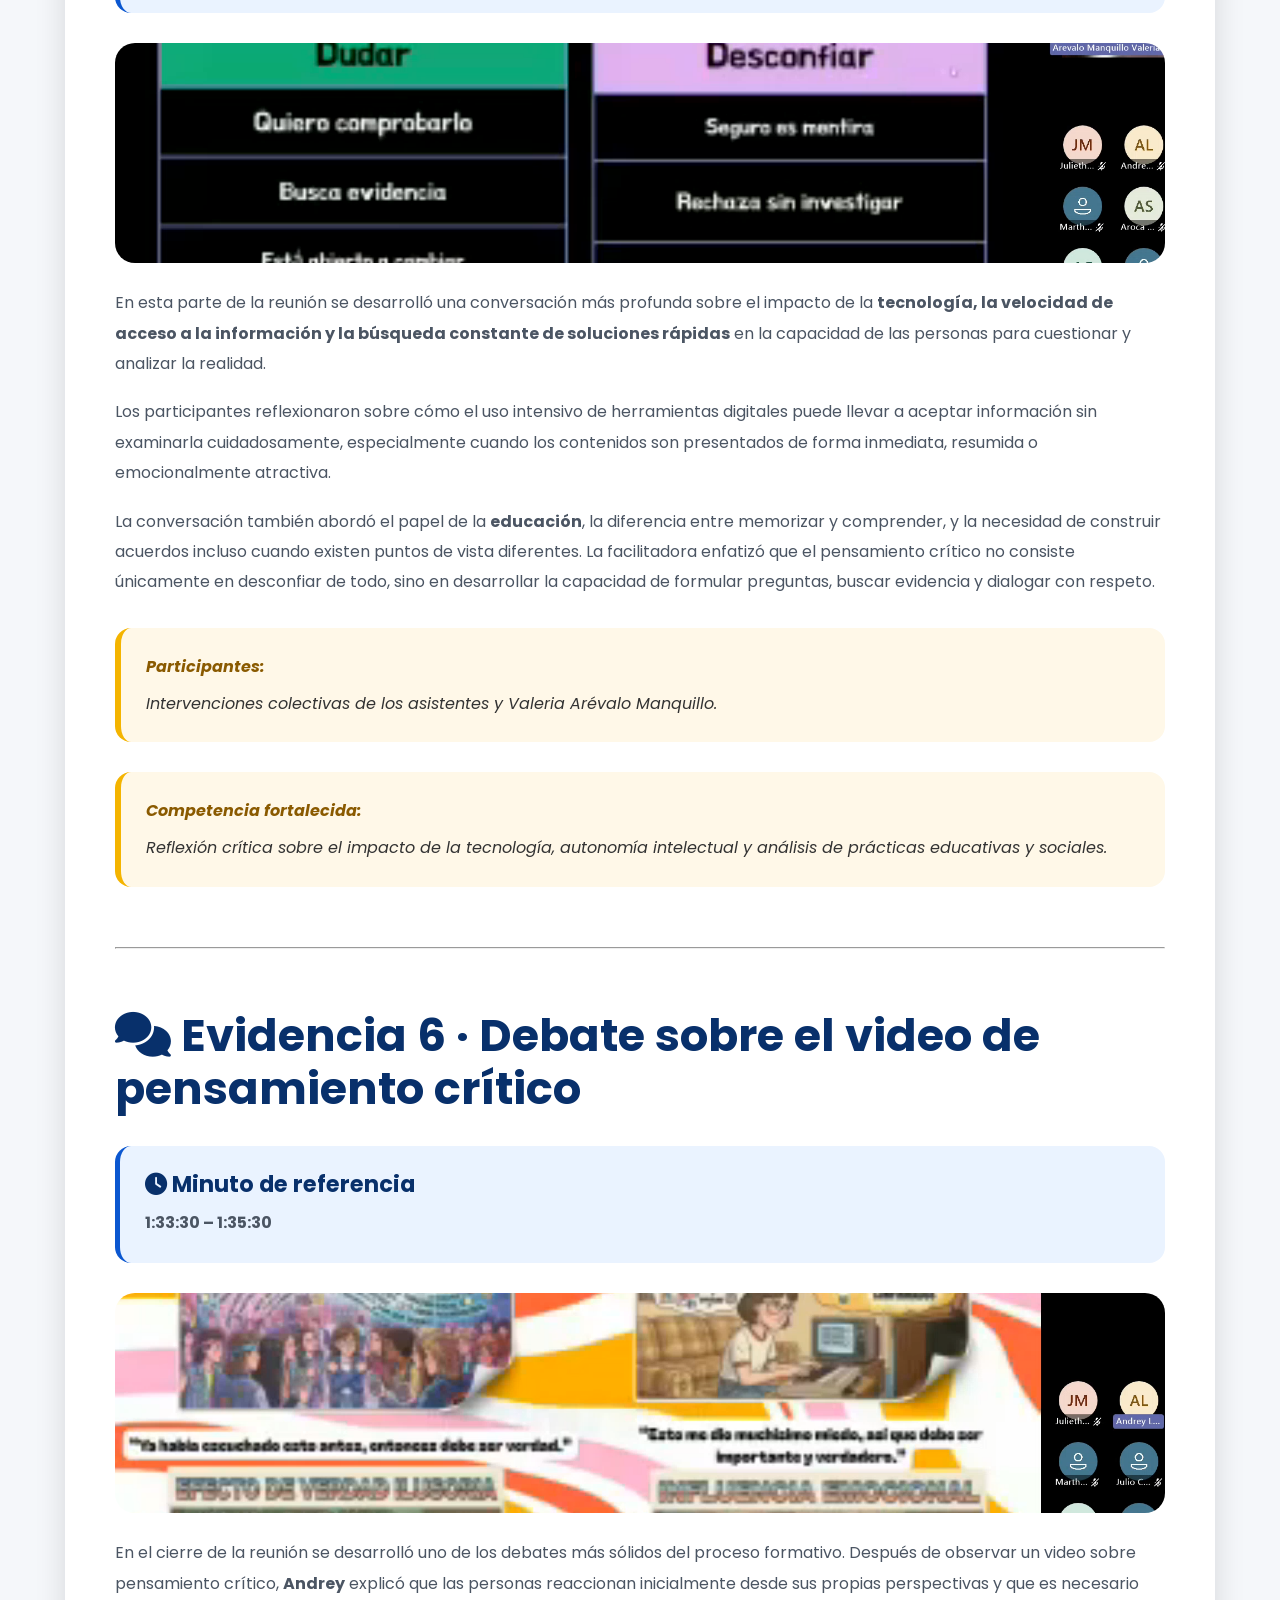
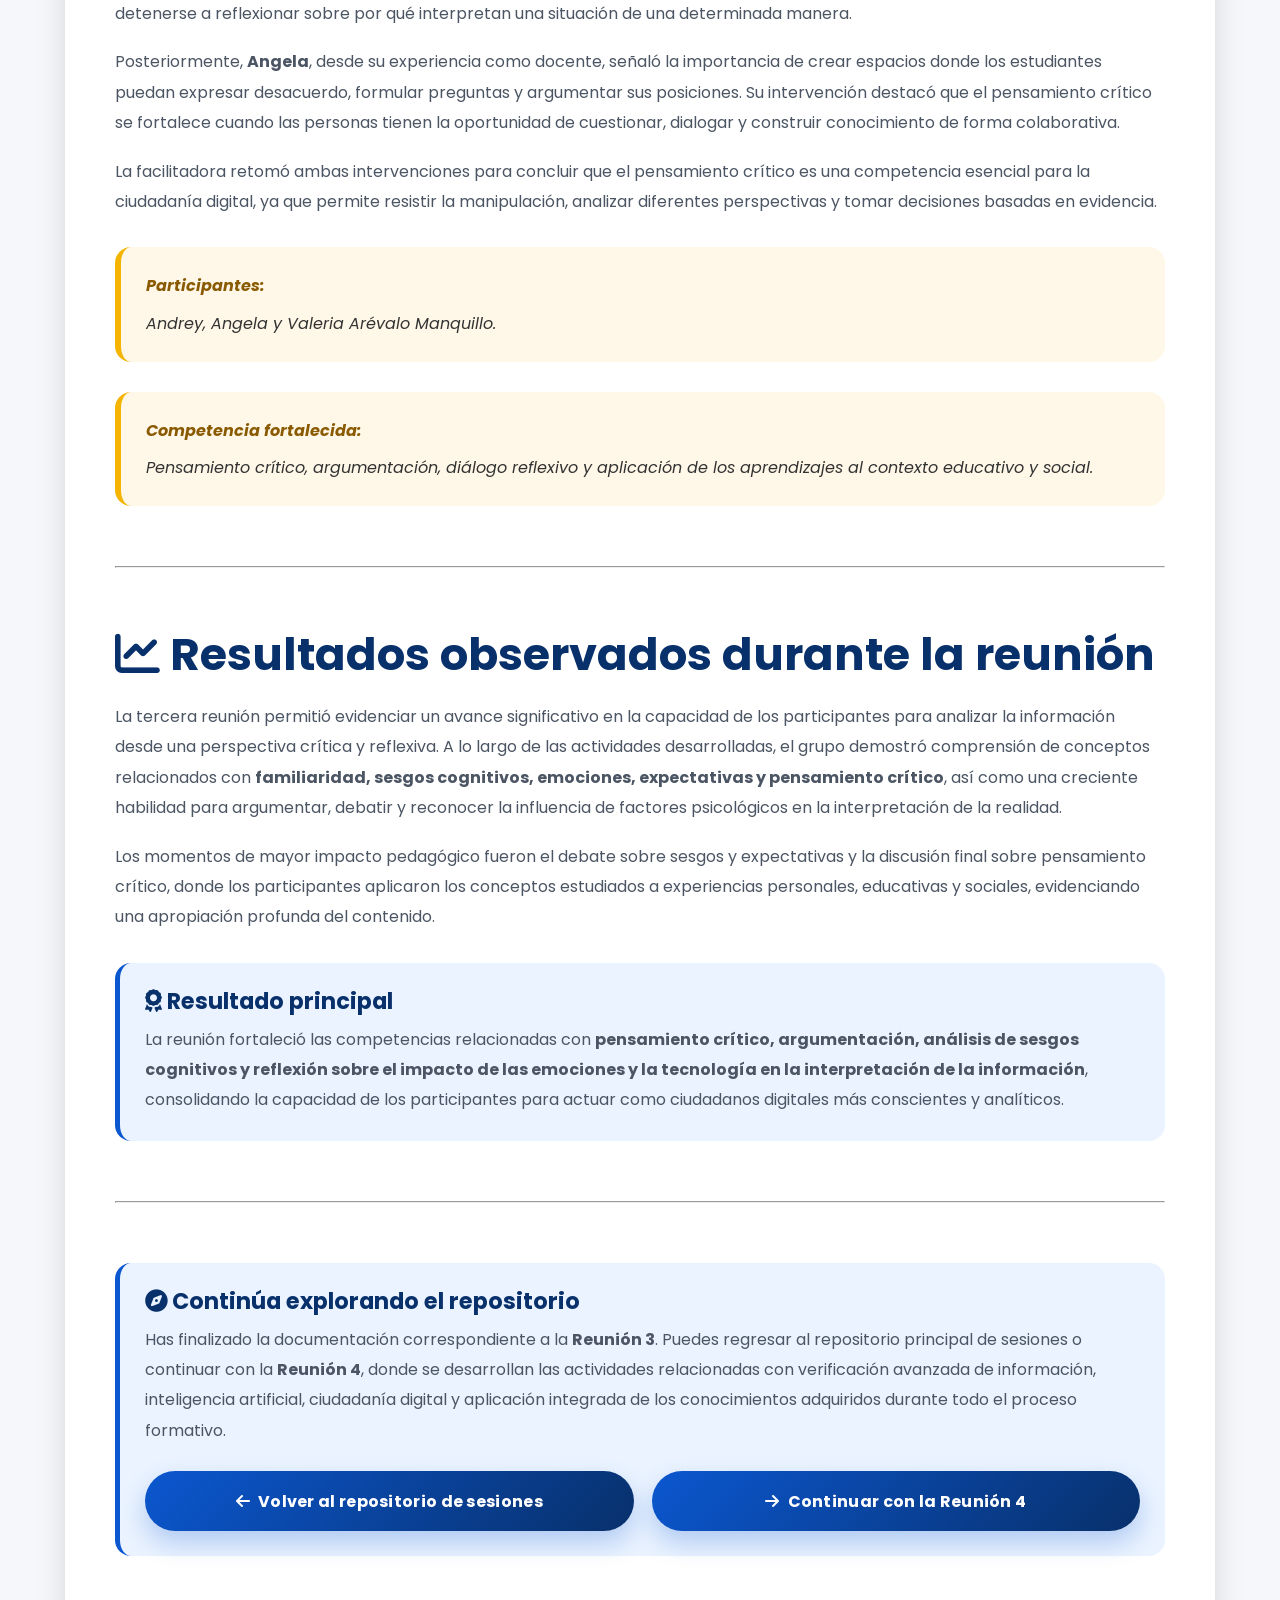
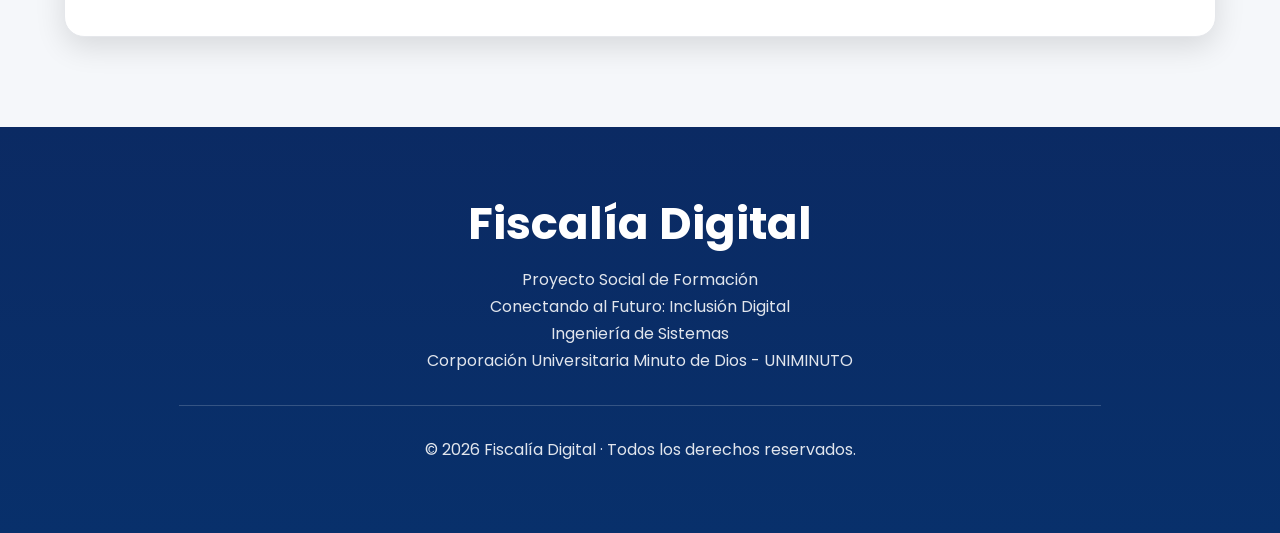
<file: recursos/reunion3.html>
<!DOCTYPE html>

<html lang="es">

<head>


<meta charset="UTF-8">
<meta name="viewport" content="width=device-width, initial-scale=1.0">

<title>Reunión 3 | Fiscalía Digital</title>

<meta name="description"
    content="Documentación completa de la Reunión 3 del proyecto Fiscalía Digital: pensamiento crítico, sesgos cognitivos, familiaridad, emociones y análisis de información.">

<link rel="icon" href="../img/favicon.png">

<!-- Google Fonts -->
<link rel="preconnect" href="https://fonts.googleapis.com">
<link rel="preconnect" href="https://fonts.gstatic.com" crossorigin>

<link href="https://fonts.googleapis.com/css2?family=Poppins:wght@300;400;500;600;700;800&display=swap"
    rel="stylesheet">

<!-- Font Awesome -->
<link rel="stylesheet"
    href="https://cdnjs.cloudflare.com/ajax/libs/font-awesome/6.7.2/css/all.min.css">

<!-- CSS -->
<link rel="stylesheet" href="../css/estilos.css">


</head>

<body>


<!-- ================= HEADER ================= -->

<header>

    <nav class="navbar">

        <div class="logo">

            <img src="../img/logo.png" alt="Fiscalía Digital">

            <h2>Fiscalía Digital</h2>

        </div>

        <ul class="menu">

            <li><a href="../index.html">Inicio</a></li>
            <li><a href="sesiones.html">Sesiones</a></li>
            <li><a href="../index.html#recursos">Recursos</a></li>

        </ul>

    </nav>

</header>

<!-- ================= HERO ================= -->

<section class="hero hero-articulo">

    <div class="hero-texto">

        <span>Repositorio documental de la práctica social</span>

        <h1>Reunión 3 · Pensamiento crítico y sesgos cognitivos</h1>

        <p>

            Tercera reunión del proyecto <strong>Conectando al Futuro:
            Inclusión Digital</strong>, centrada en el análisis del
            pensamiento crítico, los sesgos cognitivos, la influencia de la
            familiaridad, las emociones y las experiencias personales en la
            interpretación de la información que circula en los entornos
            digitales.

        </p>

    </div>

    <div class="hero-imagen">

        <img src="../img/reunion3-hero.jpg"
            alt="Reunión 3 del proyecto Fiscalía Digital">

    </div>

</section>

<!-- ================= CONTENIDO ================= -->

<section>

    <div class="contenedor">

        <article class="card articulo">

            <h2>

                <i class="fa-solid fa-circle-info"></i>

                Contexto de la reunión

            </h2>

            <p>

                La tercera reunión del proyecto <strong>Fiscalía Digital</strong>
                representó una transición desde los aspectos técnicos de la
                verificación digital hacia el análisis de los procesos
                mentales que influyen en la forma en que las personas
                interpretan la información. La sesión abordó conceptos como
                <strong>familiaridad, sesgos cognitivos, emociones,
                recuerdos, experiencias previas y pensamiento crítico</strong>,
                permitiendo comprender que la desinformación no solo depende
                de la tecnología, sino también de la manera en que nuestro
                cerebro procesa los mensajes que recibe.

            </p>

            <p>

                La reunión se desarrolló mediante Microsoft Teams y fue
                documentada a través de la grabación oficial y de la
                transcripción correspondiente. Los momentos seleccionados
                evidencian participación activa, argumentación, reflexión y
                transferencia de los conceptos a situaciones reales de la
                vida cotidiana y del ámbito educativo.

            </p>

            <div class="destacado">

                <h3>

                    <i class="fa-solid fa-clipboard-list"></i>

                    Ficha técnica

                </h3>

                <ul>

                    <li><strong>Reunión:</strong> 3</li>

                    <li><strong>Tema principal:</strong> Pensamiento crítico y sesgos cognitivos</li>

                    <li><strong>Modalidad:</strong> Virtual sincrónica</li>

                    <li><strong>Plataforma:</strong> Microsoft Teams</li>

                    <li><strong>Facilitadora:</strong> Valeria Arévalo Manquillo</li>

                    <li><strong>Duración aproximada:</strong> 1 hora y 35 minutos</li>

                </ul>

            </div>

            <hr class="divisor"/>

            <h2>

                <i class="fa-solid fa-bullseye"></i>

                Objetivos desarrollados

            </h2>

            <div class="objetivos">

                <div class="objetivo">

                    <i class="fa-solid fa-brain"></i>

                    <h3>Pensamiento crítico</h3>

                    <p>

                        Comprender cómo analizar información de manera
                        reflexiva y cuestionar las interpretaciones
                        automáticas.

                    </p>

                </div>

                <div class="objetivo">

                    <i class="fa-solid fa-scale-balanced"></i>

                    <h3>Sesgos cognitivos</h3>

                    <p>

                        Identificar cómo la familiaridad, las emociones y
                        las experiencias personales influyen en la percepción
                        de la realidad.

                    </p>

                </div>

                <div class="objetivo">

                    <i class="fa-solid fa-comments"></i>

                    <h3>Argumentación y reflexión</h3>

                    <p>

                        Fortalecer la capacidad de debatir, justificar ideas
                        y reconocer diferentes puntos de vista frente a una
                        misma situación.

                    </p>

                </div>

            </div>

            <hr class="divisor"/>

            <h2>

                <i class="fa-solid fa-camera"></i>

                Evidencias de la reunión

            </h2>

            <p>

                A continuación se presentan los momentos con mayor
                participación identificados durante la Reunión 3. Cada
                evidencia documenta procesos de recuperación del aprendizaje,
                reflexión, argumentación y aplicación de conceptos
                relacionados con pensamiento crítico y sesgos cognitivos.

            </p>

            <hr class="divisor"/>

            <!-- ================= EVIDENCIA 1 ================= -->

            <h2>

                <i class="fa-solid fa-arrows-rotate"></i>

                Evidencia 1 · Recuperación de aprendizajes de la Reunión 2

            </h2>

            <div class="destacado">

                <h3>

                    <i class="fa-solid fa-clock"></i>

                    Minuto de referencia

                </h3>

                <p><strong>08:58 – 10:00</strong></p>

            </div>

            <div class="imagen-evidencia">
    <img src="../img/reunion3-evidencia1.jpg"
         alt="Reflexión sobre hábitos digitales y uso del celular"
         onclick="abrirImagen(this.src)">
</div>
            <p>

                Al inicio de la reunión, la facilitadora invitó a los
                participantes a recordar los principales aprendizajes
                obtenidos durante la sesión anterior. Este ejercicio permitió
                verificar la continuidad del proceso formativo y evidenciar
                qué conceptos habían sido apropiados por el grupo.

            </p>

            <p>

                <strong>Alison Arevalo</strong> reconstruyó de manera
                espontánea varios contenidos relacionados con las
                <strong>partes de un enlace, HTTP y HTTPS, verificación de
                páginas web y suplantación de identidad</strong>. Su
                intervención demostró que los conocimientos adquiridos en la
                Reunión 2 permanecían presentes y podían recuperarse sin
                necesidad de consultar material de apoyo.

            </p>

            <p>

                La facilitadora utilizó esta participación para reforzar la
                relación entre los temas previamente estudiados y el nuevo
                contenido de la sesión, mostrando que el pensamiento crítico
                también depende de recordar y conectar aprendizajes
                anteriores.

            </p>

            <div class="cita">

                <strong>Participantes:</strong> Alison Arevalo y Valeria
                Arévalo Manquillo.

            </div>

            <div class="cita">

                <strong>Competencia fortalecida:</strong> Recuperación del
                aprendizaje, integración de conocimientos y continuidad del
                proceso formativo.

            </div>

            <hr class="divisor"/>

            <!-- ================= EVIDENCIA 2 ================= -->

            <h2>

                <i class="fa-solid fa-circle-question"></i>

                Evidencia 2 · Actividad sobre familiaridad y verdad

            </h2>

            <div class="destacado">

                <h3>

                    <i class="fa-solid fa-clock"></i>

                    Minuto de referencia

                </h3>

                <p><strong>25:00 – 29:50</strong></p>

            </div>

            <div class="imagen-evidencia">
    <img src="../img/reunion3-evidencia2.jpg"
         alt="Reflexión sobre hábitos digitales y uso del celular"
         onclick="abrirImagen(this.src)">
</div>
            <p>

                En este momento de la reunión se desarrolló una dinámica en
                la que los participantes debían decidir si diferentes
                afirmaciones eran <strong>verdaderas o falsas</strong>. La
                actividad permitió observar cómo las personas suelen confiar
                en información que les resulta conocida o repetida con
                frecuencia.

            </p>

            <p>

                <strong>Andrey, Angela, Liz y Martha</strong> participaron
                activamente respondiendo las afirmaciones propuestas y
                justificando sus decisiones. Posteriormente, la facilitadora
                explicó que <strong>la familiaridad con una información no
                constituye evidencia de que sea verdadera</strong>, ya que el
                cerebro puede interpretar como confiable aquello que ha visto
                repetidamente, incluso cuando carece de fundamento.

            </p>

            <p>

                La actividad permitió cuestionar una reacción automática muy
                común en los entornos digitales y preparó el terreno para el
                estudio de los sesgos cognitivos que influyen en la forma en
                que interpretamos la información.

            </p>

            <div class="cita">

                <strong>Participantes:</strong> Andrey, Angela, Liz, Martha y
                Valeria Arévalo Manquillo.

            </div>

            <div class="cita">

                <strong>Competencia fortalecida:</strong> Pensamiento crítico,
                análisis de evidencias y reconocimiento del efecto de la
                familiaridad en la percepción de la verdad.

            </div>

            <hr class="divisor"/>

          
            <!-- ================= EVIDENCIA 3 ================= -->

            <h2>

                <i class="fa-solid fa-heart"></i>

                Evidencia 3 · Cómo las emociones, los recuerdos y las experiencias influyen en la información

            </h2>

            <div class="destacado">

                <h3>

                    <i class="fa-solid fa-clock"></i>

                    Minuto de referencia

                </h3>

                <p><strong>29:00 en adelante</strong></p>

            </div>

            <div class="imagen-evidencia">
    <img src="../img/reunion3-evidencia3.jpg"
         alt="Reflexión sobre hábitos digitales y uso del celular"
         onclick="abrirImagen(this.src)">
</div>
            <p>

                Después de la actividad sobre familiaridad y verdad, la
                facilitadora abrió un espacio de reflexión para analizar por
                qué las personas no reciben la información de manera
                completamente objetiva. A partir de ejemplos cotidianos, se
                explicó que las noticias, imágenes y mensajes digitales son
                interpretados a través de <strong>emociones, recuerdos,
                experiencias personales y creencias previas</strong>.

            </p>

            <p>

                Los participantes compartieron situaciones en las que una
                misma información podía generar reacciones diferentes según
                el contexto personal de quien la recibe. La conversación
                permitió comprender que dos personas pueden observar el mismo
                contenido y llegar a conclusiones distintas debido a sus
                experiencias anteriores.

            </p>

            <p>

                La facilitadora relacionó esta idea con la circulación de
                información en redes sociales, explicando que muchas campañas
                de desinformación apelan precisamente a emociones intensas
                como el miedo, la indignación o la sorpresa para aumentar la
                probabilidad de que un mensaje sea compartido sin ser
                verificado.

            </p>

            <div class="cita">

                <strong>Participantes:</strong> Intervenciones de los
                asistentes durante la reflexión colectiva y Valeria Arévalo
                Manquillo.

            </div>

            <div class="cita">

                <strong>Competencia fortalecida:</strong> Autorreflexión,
                reconocimiento de factores emocionales y comprensión de la
                influencia de las experiencias personales en la interpretación
                de la información.

            </div>

            <hr class="divisor"/>

            <!-- ================= EVIDENCIA 4 ================= -->

            <h2>

                <i class="fa-solid fa-scale-balanced"></i>

                Evidencia 4 · Debate sobre sesgos, expectativas y la manera de interpretar la realidad

            </h2>

            <div class="destacado">

                <h3>

                    <i class="fa-solid fa-clock"></i>

                    Minuto de referencia

                </h3>

                <p><strong>1:15:00 – 1:17:40</strong></p>

            </div>

            <div class="imagen-evidencia">
    <img src="../img/reunion3-evidencia4.jpg"
         alt="Reflexión sobre hábitos digitales y uso del celular"
         onclick="abrirImagen(this.src)">
</div>
            <p>

                Este fue uno de los momentos más significativos de toda la
                reunión. Después de observar un video relacionado con
                pensamiento crítico, los participantes iniciaron un debate
                sobre la forma en que los <strong>sesgos, las expectativas y
                las emociones</strong> influyen en la interpretación de una
                misma situación.

            </p>

            <p>

                Un participante explicó que las personas pueden interpretar
                un mismo hecho de maneras diferentes dependiendo de sus
                experiencias previas y de las expectativas con las que llegan
                a una situación determinada. Posteriormente,
                <strong>Liz</strong> profundizó la reflexión indicando que
                los seres humanos realizan <strong>inferencias
                inconscientes</strong> y construyen presupuestos a partir de
                información limitada.

            </p>

            <p>

                Finalmente, <strong>Angela</strong> explicó que la
                información puede ser presentada de una forma específica para
                provocar determinadas reacciones emocionales, y que reconocer
                esa vulnerabilidad es fundamental para desarrollar pensamiento
                crítico y evitar ser manipulado por contenidos engañosos.

            </p>

            <div class="cita">

                <strong>Participantes:</strong> Liz, Angela, otros asistentes
                que intervinieron durante el debate y Valeria Arévalo
                Manquillo.

            </div>

            <div class="cita">

                <strong>Competencia fortalecida:</strong> Argumentación,
                análisis crítico, reconocimiento de sesgos cognitivos y
                transferencia del aprendizaje a situaciones reales.

            </div>

            <hr class="divisor"/>

            <!-- ================= EVIDENCIA 5 ================= -->

            <h2>

                <i class="fa-solid fa-laptop"></i>

                Evidencia 5 · Reflexión sobre la influencia de la tecnología y la pérdida del pensamiento crítico

            </h2>

            <div class="destacado">

                <h3>

                    <i class="fa-solid fa-clock"></i>

                    Minuto de referencia

                </h3>

                <p><strong>1:20:00 – 1:25:00</strong></p>

            </div>

            <div class="imagen-evidencia">
    <img src="../img/reunion3-evidencia5.jpg"
         alt="Reflexión sobre hábitos digitales y uso del celular"
         onclick="abrirImagen(this.src)">
</div>
            <p>

                En esta parte de la reunión se desarrolló una conversación
                más profunda sobre el impacto de la <strong>tecnología, la
                velocidad de acceso a la información y la búsqueda constante
                de soluciones rápidas</strong> en la capacidad de las
                personas para cuestionar y analizar la realidad.

            </p>

            <p>

                Los participantes reflexionaron sobre cómo el uso intensivo
                de herramientas digitales puede llevar a aceptar información
                sin examinarla cuidadosamente, especialmente cuando los
                contenidos son presentados de forma inmediata, resumida o
                emocionalmente atractiva.

            </p>

            <p>

                La conversación también abordó el papel de la
                <strong>educación</strong>, la diferencia entre memorizar y
                comprender, y la necesidad de construir acuerdos incluso
                cuando existen puntos de vista diferentes. La facilitadora
                enfatizó que el pensamiento crítico no consiste únicamente en
                desconfiar de todo, sino en desarrollar la capacidad de
                formular preguntas, buscar evidencia y dialogar con respeto.

            </p>

            <div class="cita">

                <strong>Participantes:</strong> Intervenciones colectivas de
                los asistentes y Valeria Arévalo Manquillo.

            </div>

            <div class="cita">

                <strong>Competencia fortalecida:</strong> Reflexión crítica
                sobre el impacto de la tecnología, autonomía intelectual y
                análisis de prácticas educativas y sociales.

            </div>

            <hr class="divisor"/>

            <!-- ================= EVIDENCIA 6 ================= -->

            <h2>

                <i class="fa-solid fa-comments"></i>

                Evidencia 6 · Debate sobre el video de pensamiento crítico

            </h2>

            <div class="destacado">

                <h3>

                    <i class="fa-solid fa-clock"></i>

                    Minuto de referencia

                </h3>

                <p><strong>1:33:30 – 1:35:30</strong></p>

            </div>

            <div class="imagen-evidencia">
    <img src="../img/reunion3-evidencia6.jpg"
         alt="Reflexión sobre hábitos digitales y uso del celular"
         onclick="abrirImagen(this.src)">
</div>
            <p>

                En el cierre de la reunión se desarrolló uno de los debates
                más sólidos del proceso formativo. Después de observar un
                video sobre pensamiento crítico, <strong>Andrey</strong>
                explicó que las personas reaccionan inicialmente desde sus
                propias perspectivas y que es necesario detenerse a
                reflexionar sobre por qué interpretan una situación de una
                determinada manera.

            </p>

            <p>

                Posteriormente, <strong>Angela</strong>, desde su experiencia
                como docente, señaló la importancia de crear espacios donde
                los estudiantes puedan expresar desacuerdo, formular
                preguntas y argumentar sus posiciones. Su intervención
                destacó que el pensamiento crítico se fortalece cuando las
                personas tienen la oportunidad de cuestionar, dialogar y
                construir conocimiento de forma colaborativa.

            </p>

            <p>

                La facilitadora retomó ambas intervenciones para concluir que
                el pensamiento crítico es una competencia esencial para la
                ciudadanía digital, ya que permite resistir la manipulación,
                analizar diferentes perspectivas y tomar decisiones basadas
                en evidencia.

            </p>

            <div class="cita">

                <strong>Participantes:</strong> Andrey, Angela y Valeria
                Arévalo Manquillo.

            </div>

            <div class="cita">

                <strong>Competencia fortalecida:</strong> Pensamiento crítico,
                argumentación, diálogo reflexivo y aplicación de los
                aprendizajes al contexto educativo y social.

            </div>

            <hr class="divisor"/>

            <!-- ================= RESULTADOS ================= -->

            <h2>

                <i class="fa-solid fa-chart-line"></i>

                Resultados observados durante la reunión

            </h2>

            <p>

                La tercera reunión permitió evidenciar un avance significativo
                en la capacidad de los participantes para analizar la
                información desde una perspectiva crítica y reflexiva. A lo
                largo de las actividades desarrolladas, el grupo demostró
                comprensión de conceptos relacionados con
                <strong>familiaridad, sesgos cognitivos, emociones,
                expectativas y pensamiento crítico</strong>, así como una
                creciente habilidad para argumentar, debatir y reconocer la
                influencia de factores psicológicos en la interpretación de
                la realidad.

            </p>

            <p>

                Los momentos de mayor impacto pedagógico fueron el debate
                sobre sesgos y expectativas y la discusión final sobre
                pensamiento crítico, donde los participantes aplicaron los
                conceptos estudiados a experiencias personales, educativas y
                sociales, evidenciando una apropiación profunda del contenido.

            </p>

            <div class="destacado">

                <h3>

                    <i class="fa-solid fa-award"></i>

                    Resultado principal

                </h3>

                <p>

                    La reunión fortaleció las competencias relacionadas con
                    <strong>pensamiento crítico, argumentación, análisis de
                    sesgos cognitivos y reflexión sobre el impacto de las
                    emociones y la tecnología en la interpretación de la
                    información</strong>, consolidando la capacidad de los
                    participantes para actuar como ciudadanos digitales más
                    conscientes y analíticos.

                </p>

            </div>

            <hr class="divisor"/>

            <!-- ================= NAVEGACIÓN FINAL ================= -->

            <div class="destacado">

                <h3>

                    <i class="fa-solid fa-compass"></i>

                    Continúa explorando el repositorio

                </h3>

                <p>

                    Has finalizado la documentación correspondiente a la
                    <strong>Reunión 3</strong>. Puedes regresar al repositorio
                    principal de sesiones o continuar con la
                    <strong>Reunión 4</strong>, donde se desarrollan las
                    actividades relacionadas con verificación avanzada de
                    información, inteligencia artificial, ciudadanía digital
                    y aplicación integrada de los conocimientos adquiridos
                    durante todo el proceso formativo.

                </p>

                <div class="acciones-finales">

                    <a href="sesiones.html" class="btn-principal">

                        <i class="fa-solid fa-arrow-left"></i>

                        Volver al repositorio de sesiones

                    </a>

                    <a href="reunion4.html" class="btn-principal">

                        <i class="fa-solid fa-arrow-right"></i>

                        Continuar con la Reunión 4

                    </a>

                </div>

            </div>

        </article>

    </div>

</section>

                <!-- Modal para ampliar imágenes -->
<div id="modalImagen" class="modal-imagen" onclick="cerrarImagen()">
    <span class="cerrar-modal">&times;</span>
    <img id="imagenGrande" class="modal-contenido" alt="Imagen ampliada">
</div>
<!-- ================= FOOTER ================= -->

<footer>

    <div class="contenedor-footer">

        <h2>Fiscalía Digital</h2>

        <p>

            Proyecto Social de Formación

            <br>

            Conectando al Futuro: Inclusión Digital

            <br>

            Ingeniería de Sistemas

            <br>

            Corporación Universitaria Minuto de Dios - UNIMINUTO

        </p>

        <hr>

        <p>

            © 2026 Fiscalía Digital · Todos los derechos reservados.

        </p>

    </div>

</footer>

<script src="../js/script.js"></script>


</body>

</html>
</file>
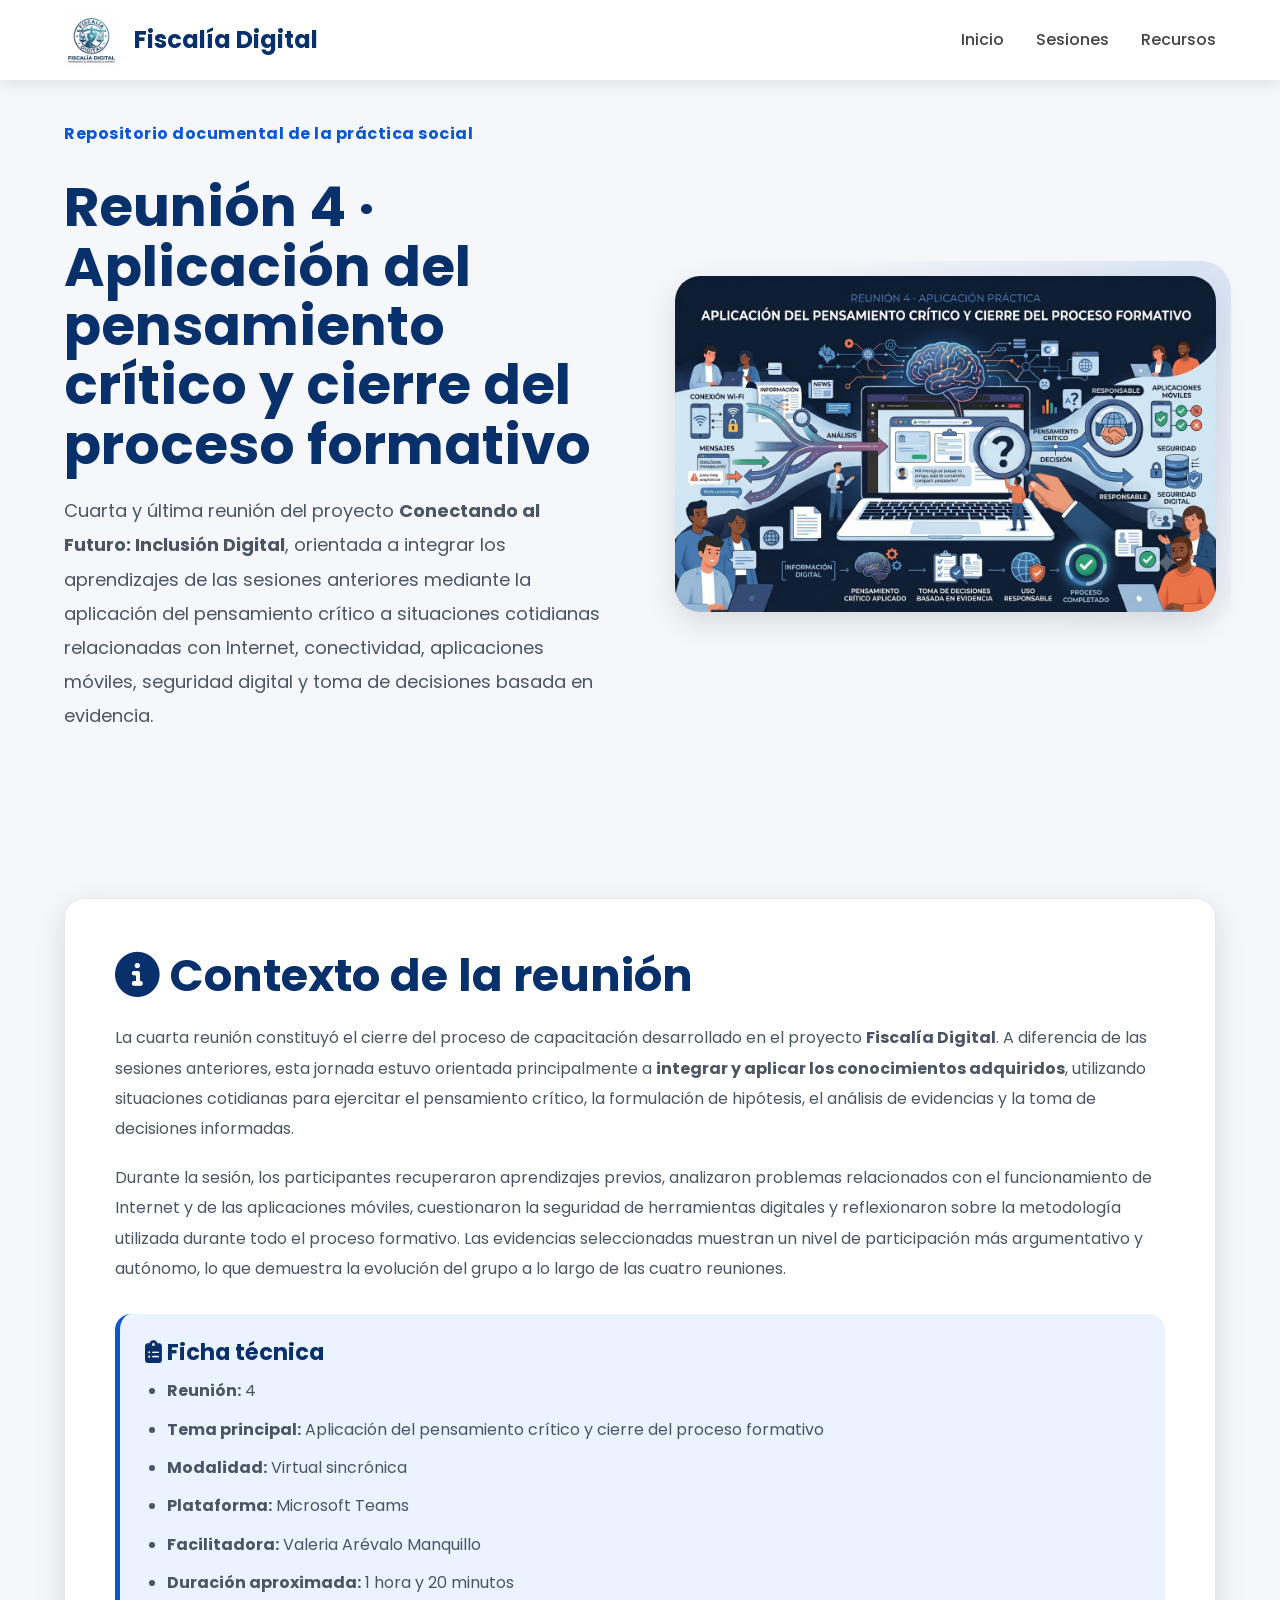
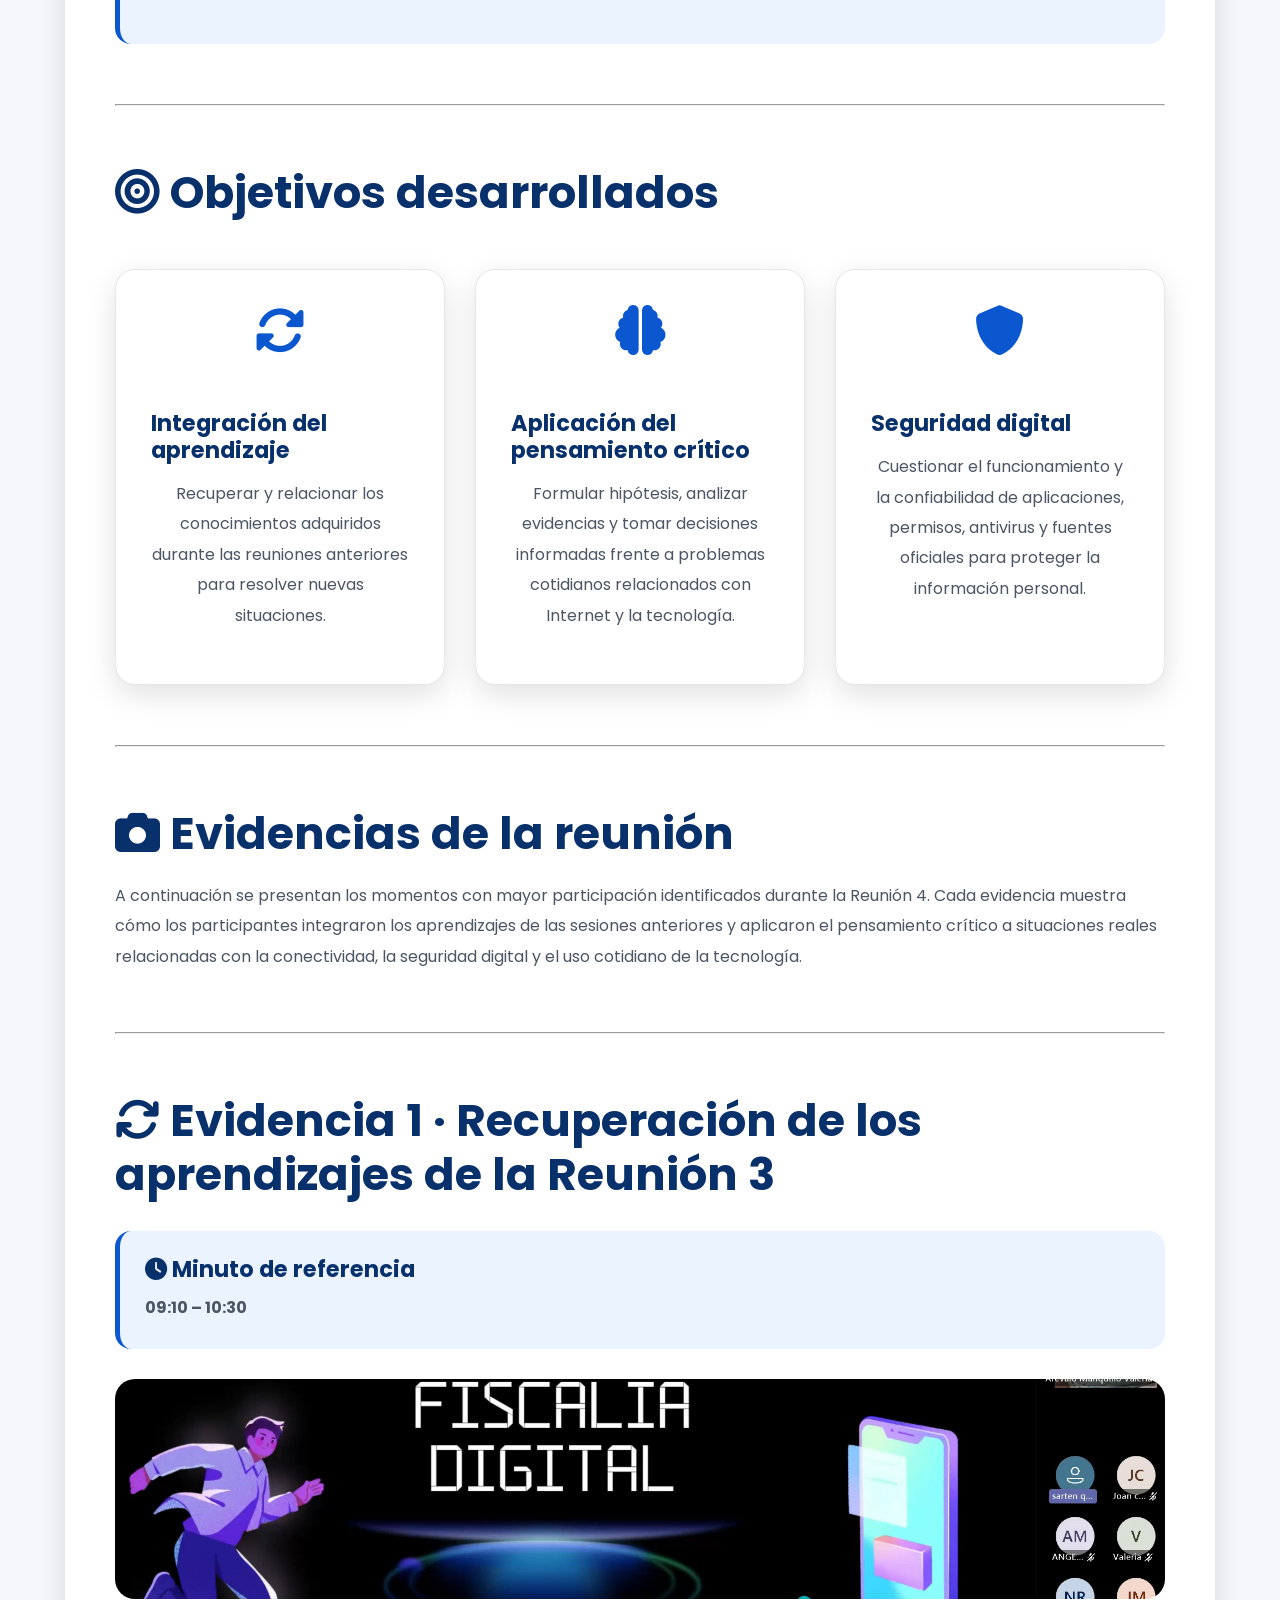
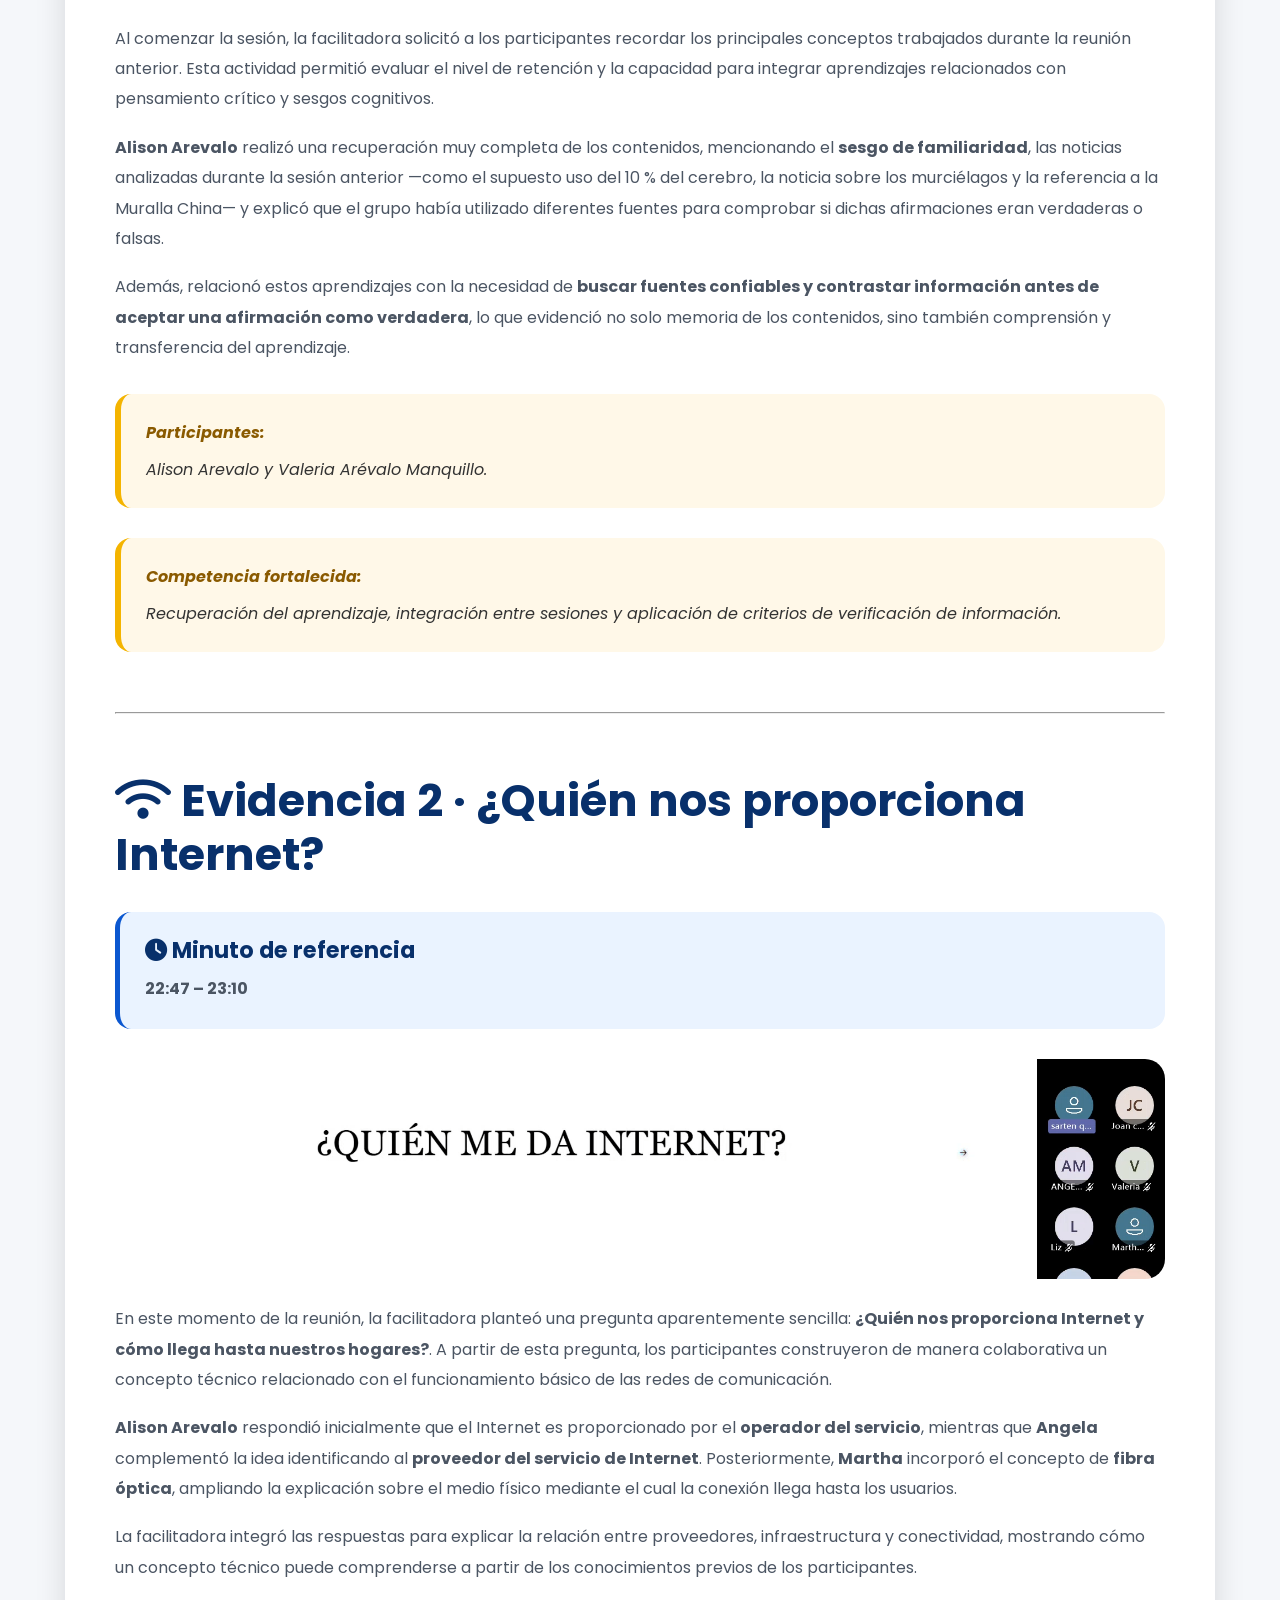
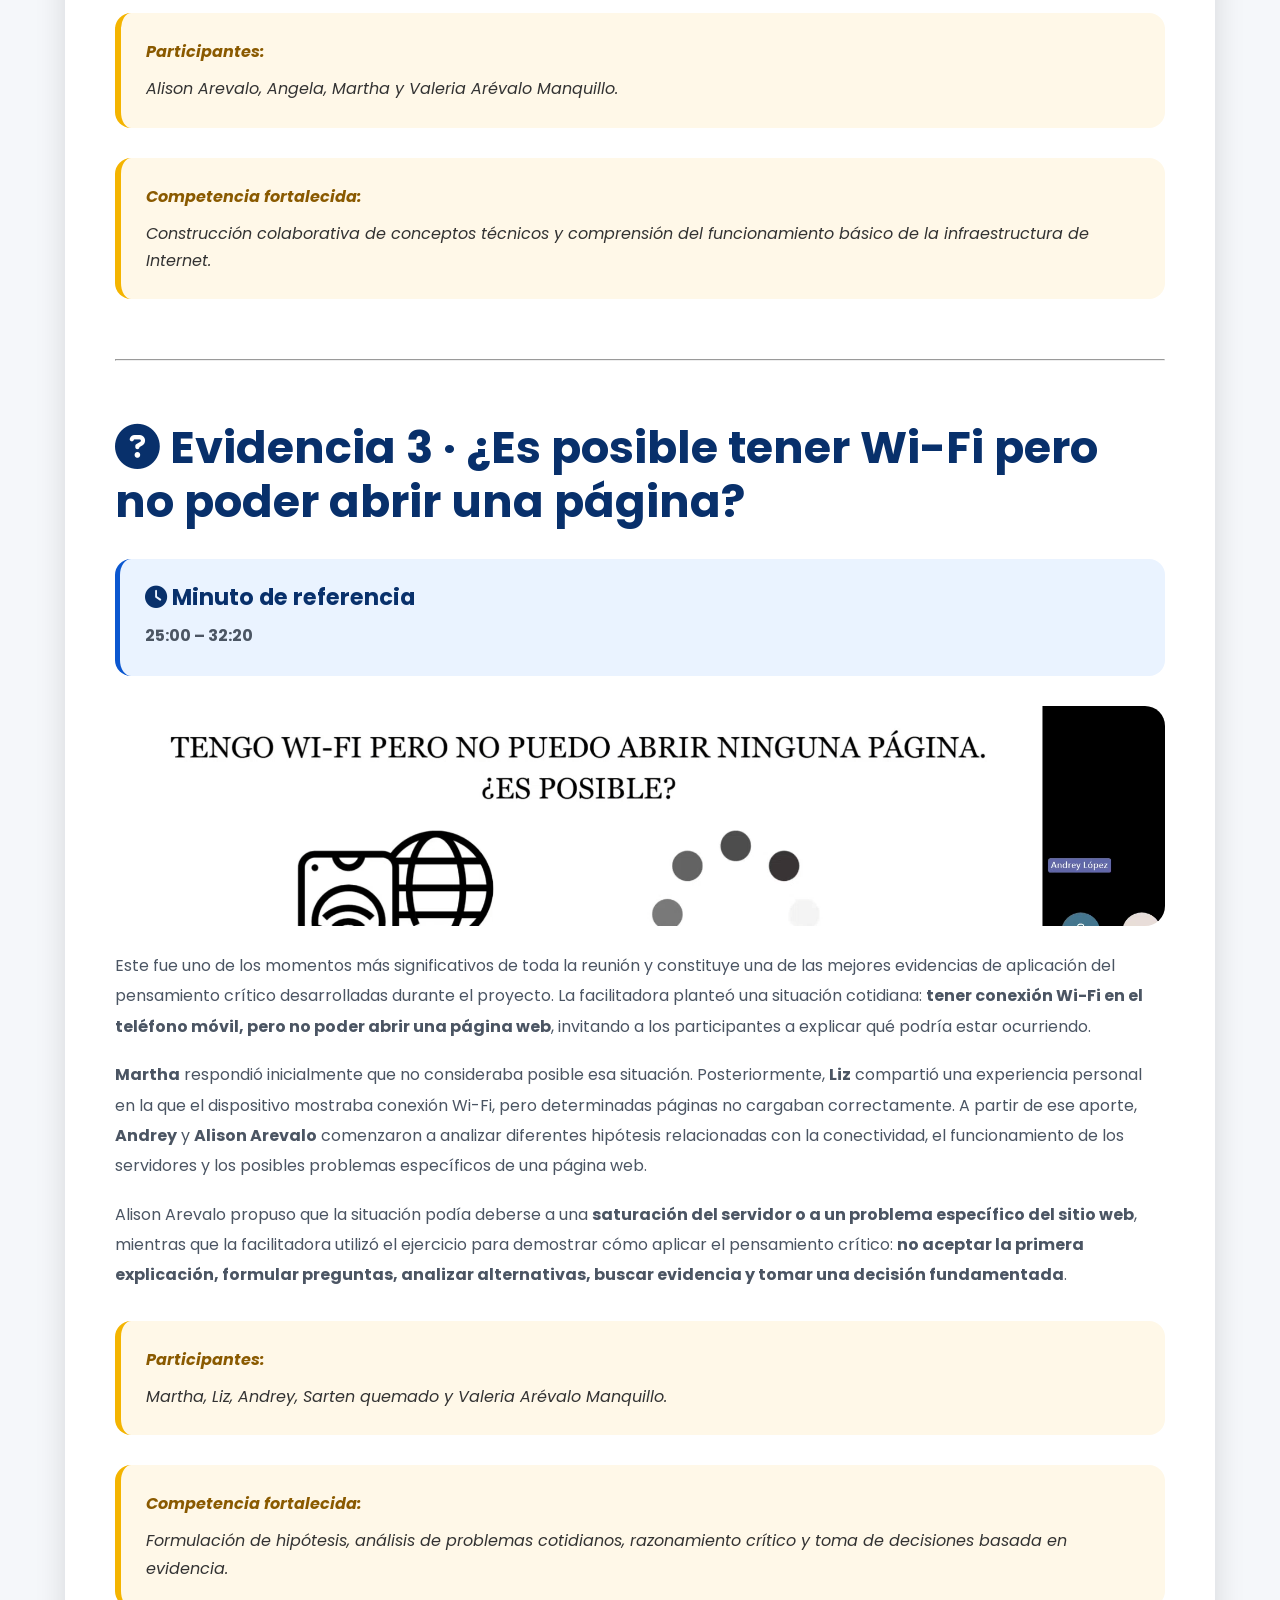
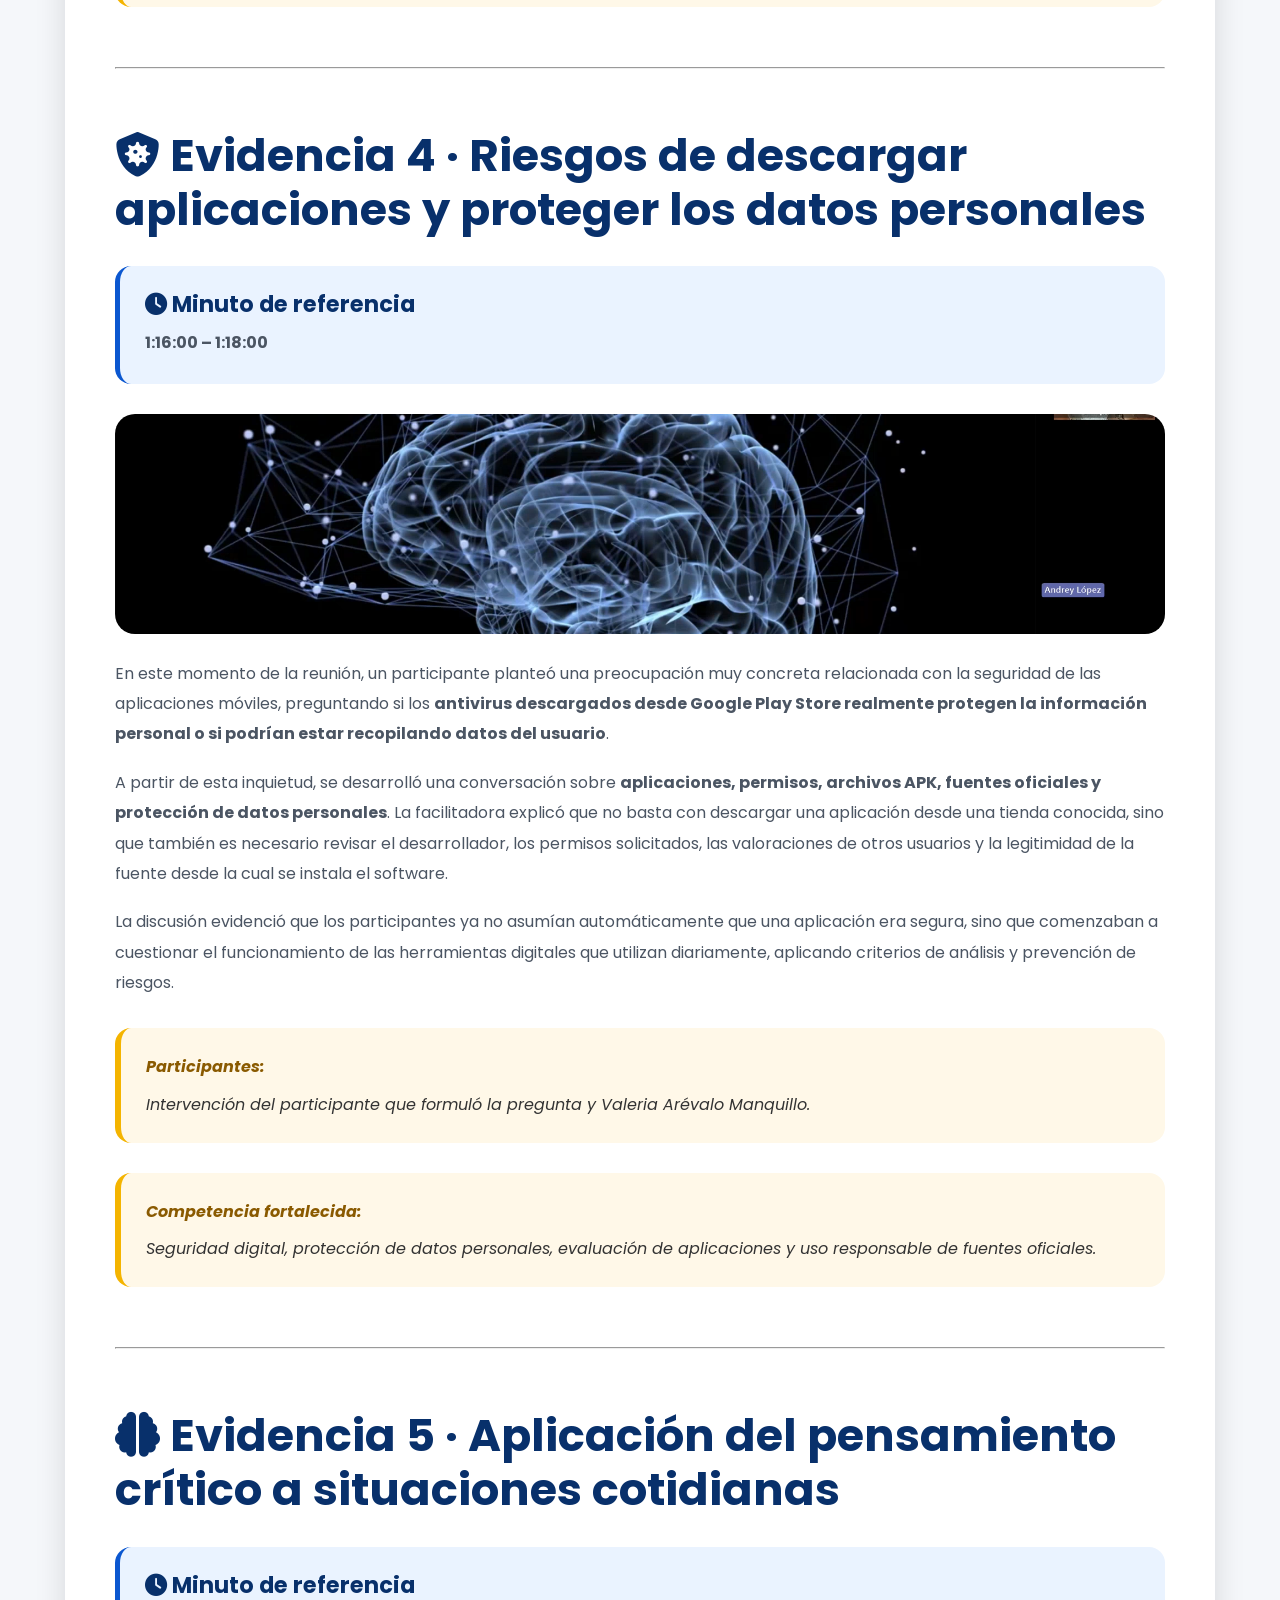
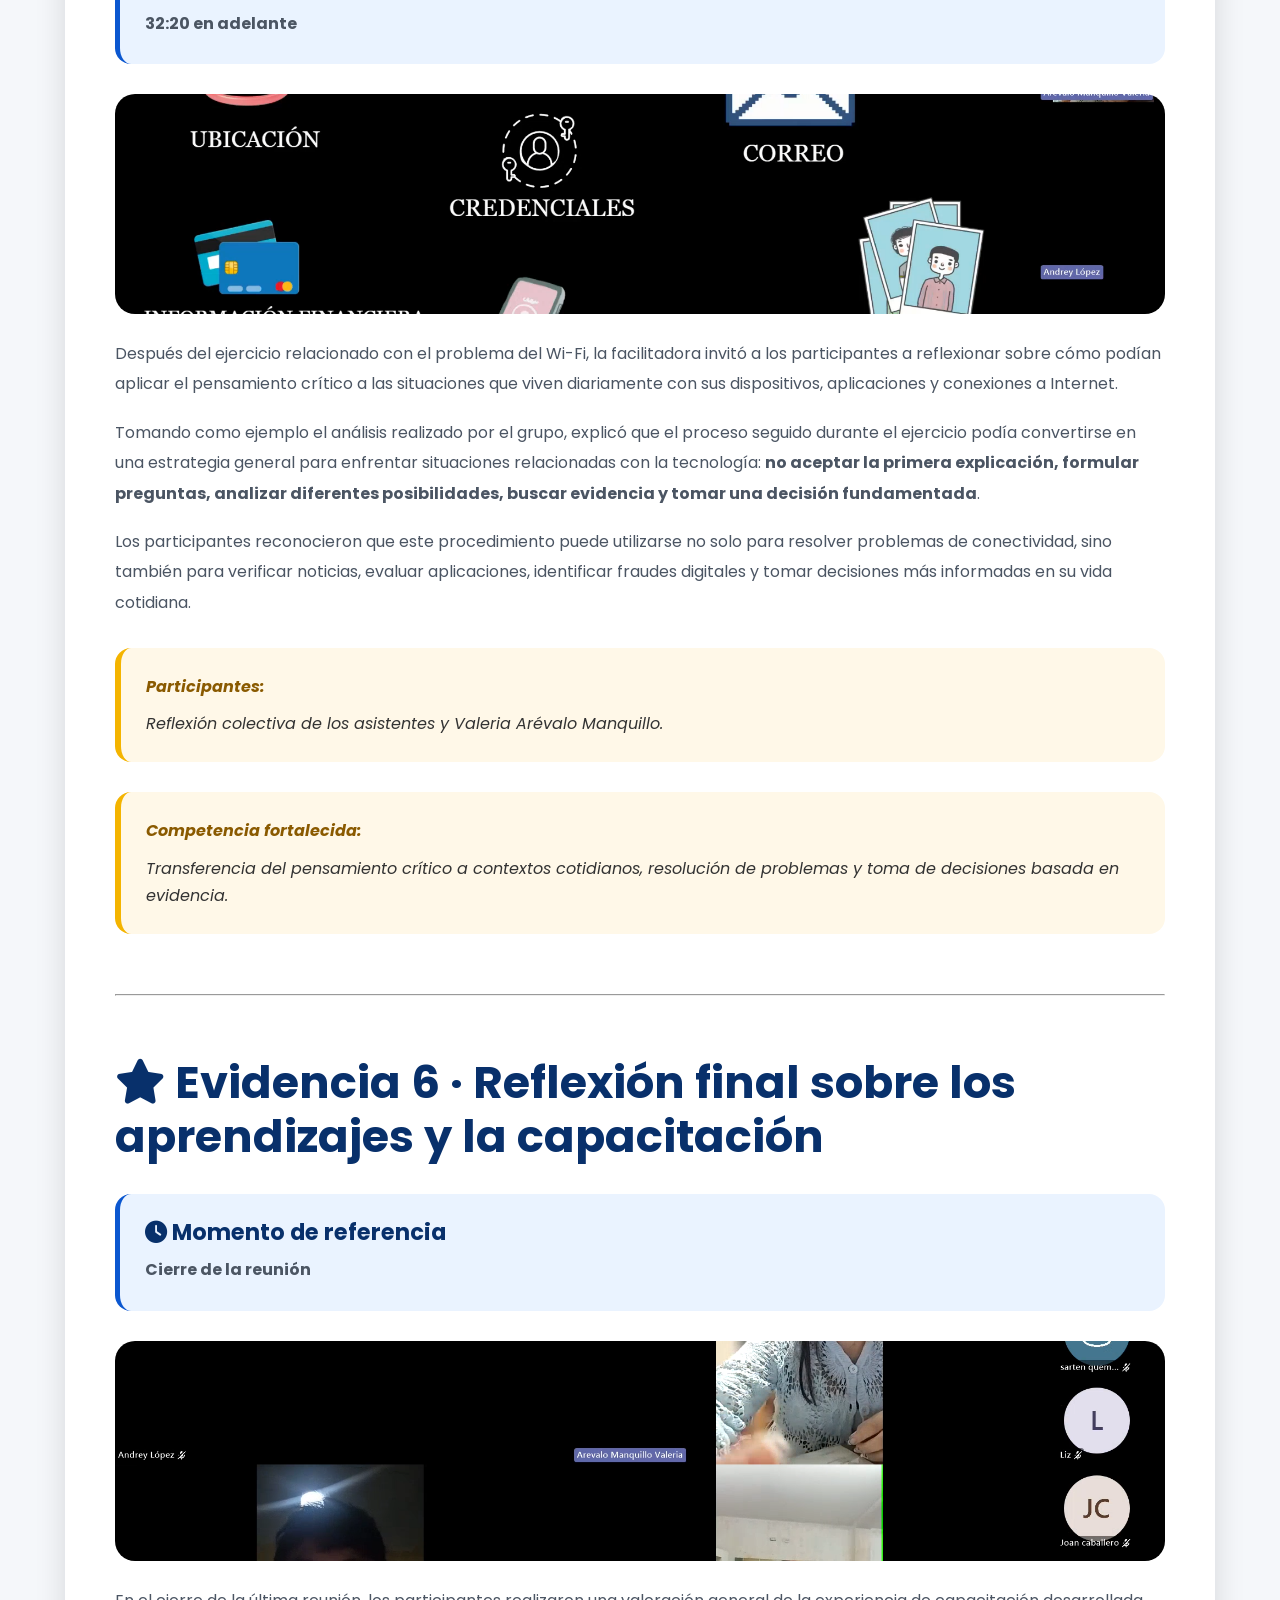
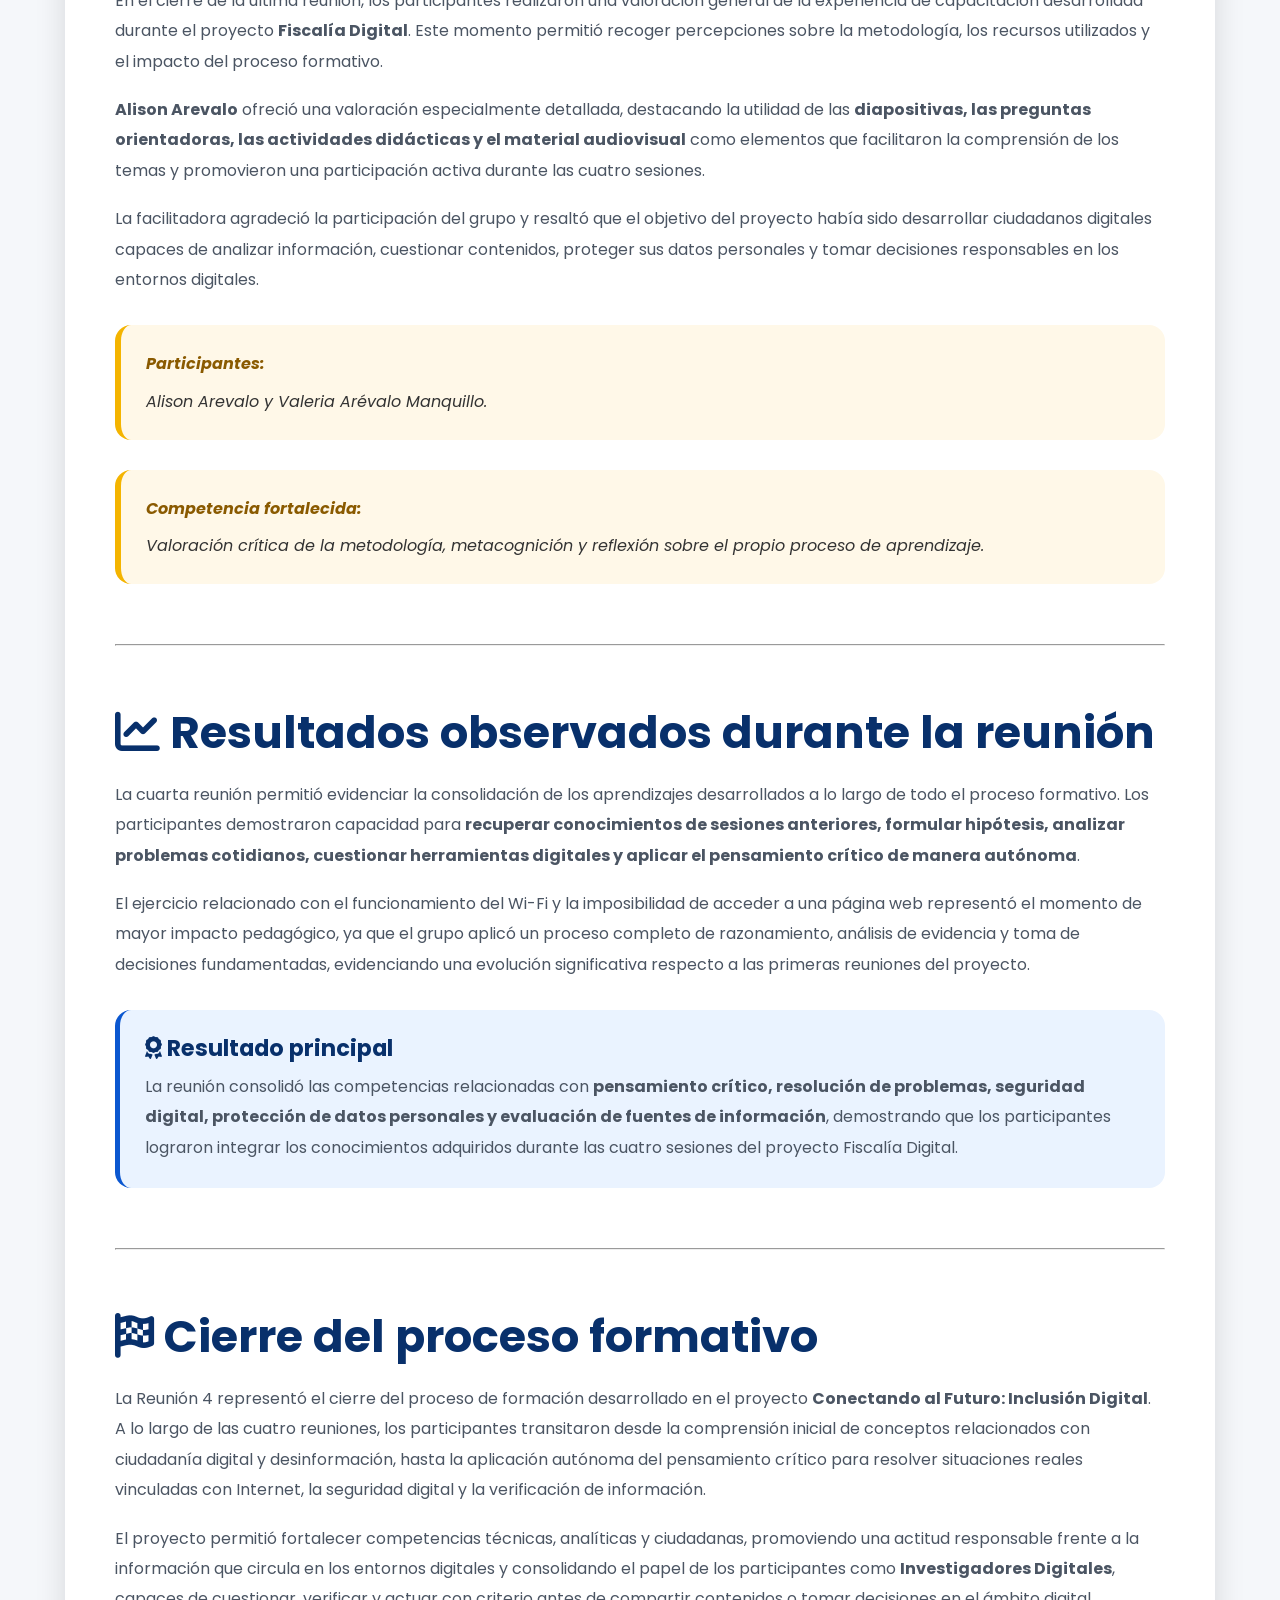
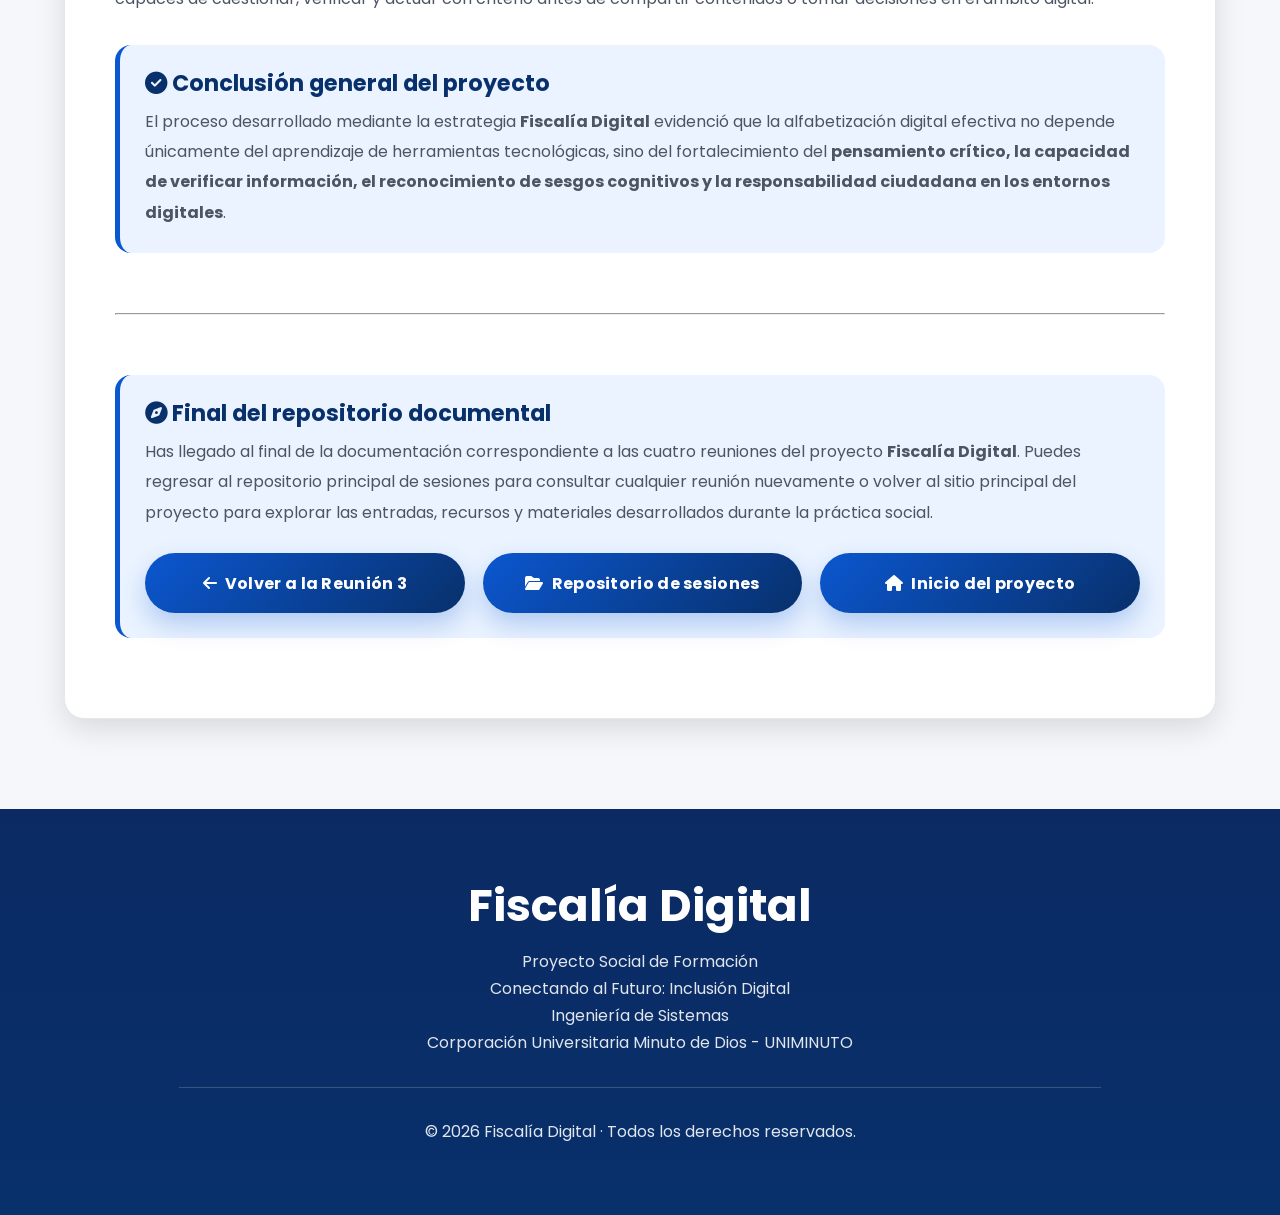
<file: recursos/reunion4.html>
<!DOCTYPE html>

<html lang="es">

<head>


<meta charset="UTF-8">
<meta name="viewport" content="width=device-width, initial-scale=1.0">

<title>Reunión 4 | Fiscalía Digital</title>

<meta name="description"
    content="Documentación completa de la Reunión 4 del proyecto Fiscalía Digital: aplicación del pensamiento crítico, análisis de problemas cotidianos, seguridad digital y cierre del proceso formativo.">

<link rel="icon" href="../img/favicon.png">

<!-- Google Fonts -->
<link rel="preconnect" href="https://fonts.googleapis.com">
<link rel="preconnect" href="https://fonts.gstatic.com" crossorigin>

<link href="https://fonts.googleapis.com/css2?family=Poppins:wght@300;400;500;600;700;800&display=swap"
    rel="stylesheet">

<!-- Font Awesome -->
<link rel="stylesheet"
    href="https://cdnjs.cloudflare.com/ajax/libs/font-awesome/6.7.2/css/all.min.css">

<!-- CSS -->
<link rel="stylesheet" href="../css/estilos.css">


</head>

<body>


<!-- ================= HEADER ================= -->

<header>

    <nav class="navbar">

        <div class="logo">

            <img src="../img/logo.png" alt="Fiscalía Digital">

            <h2>Fiscalía Digital</h2>

        </div>

        <ul class="menu">

            <li><a href="../index.html">Inicio</a></li>
            <li><a href="sesiones.html">Sesiones</a></li>
            <li><a href="../index.html#recursos">Recursos</a></li>

        </ul>

    </nav>

</header>

<!-- ================= HERO ================= -->

<section class="hero hero-articulo">

    <div class="hero-texto">

        <span>Repositorio documental de la práctica social</span>

        <h1>Reunión 4 · Aplicación del pensamiento crítico y cierre del proceso formativo</h1>

        <p>

            Cuarta y última reunión del proyecto
            <strong>Conectando al Futuro: Inclusión Digital</strong>,
            orientada a integrar los aprendizajes de las sesiones
            anteriores mediante la aplicación del pensamiento crítico a
            situaciones cotidianas relacionadas con Internet, conectividad,
            aplicaciones móviles, seguridad digital y toma de decisiones
            basada en evidencia.

        </p>

    </div>

    <div class="hero-imagen">

        <img src="../img/reunion4-hero.jpg"
            alt="Reunión 4 del proyecto Fiscalía Digital">

    </div>

</section>

<!-- ================= CONTENIDO ================= -->

<section>

    <div class="contenedor">

        <article class="card articulo">

            <h2>

                <i class="fa-solid fa-circle-info"></i>

                Contexto de la reunión

            </h2>

            <p>

                La cuarta reunión constituyó el cierre del proceso de
                capacitación desarrollado en el proyecto
                <strong>Fiscalía Digital</strong>. A diferencia de las
                sesiones anteriores, esta jornada estuvo orientada
                principalmente a <strong>integrar y aplicar los conocimientos
                adquiridos</strong>, utilizando situaciones cotidianas para
                ejercitar el pensamiento crítico, la formulación de hipótesis,
                el análisis de evidencias y la toma de decisiones informadas.

            </p>

            <p>

                Durante la sesión, los participantes recuperaron aprendizajes
                previos, analizaron problemas relacionados con el
                funcionamiento de Internet y de las aplicaciones móviles,
                cuestionaron la seguridad de herramientas digitales y
                reflexionaron sobre la metodología utilizada durante todo el
                proceso formativo. Las evidencias seleccionadas muestran un
                nivel de participación más argumentativo y autónomo, lo que
                demuestra la evolución del grupo a lo largo de las cuatro
                reuniones.

            </p>

            <div class="destacado">

                <h3>

                    <i class="fa-solid fa-clipboard-list"></i>

                    Ficha técnica

                </h3>

                <ul>

                    <li><strong>Reunión:</strong> 4</li>

                    <li><strong>Tema principal:</strong> Aplicación del pensamiento crítico y cierre del proceso formativo</li>

                    <li><strong>Modalidad:</strong> Virtual sincrónica</li>

                    <li><strong>Plataforma:</strong> Microsoft Teams</li>

                    <li><strong>Facilitadora:</strong> Valeria Arévalo Manquillo</li>

                    <li><strong>Duración aproximada:</strong> 1 hora y 20 minutos</li>

                </ul>

            </div>

            <hr class="divisor"/>

            <h2>

                <i class="fa-solid fa-bullseye"></i>

                Objetivos desarrollados

            </h2>

            <div class="objetivos">

                <div class="objetivo">

                    <i class="fa-solid fa-rotate"></i>

                    <h3>Integración del aprendizaje</h3>

                    <p>

                        Recuperar y relacionar los conocimientos adquiridos
                        durante las reuniones anteriores para resolver nuevas
                        situaciones.

                    </p>

                </div>

                <div class="objetivo">

                    <i class="fa-solid fa-brain"></i>

                    <h3>Aplicación del pensamiento crítico</h3>

                    <p>

                        Formular hipótesis, analizar evidencias y tomar
                        decisiones informadas frente a problemas cotidianos
                        relacionados con Internet y la tecnología.

                    </p>

                </div>

                <div class="objetivo">

                    <i class="fa-solid fa-shield"></i>

                    <h3>Seguridad digital</h3>

                    <p>

                        Cuestionar el funcionamiento y la confiabilidad de
                        aplicaciones, permisos, antivirus y fuentes oficiales
                        para proteger la información personal.

                    </p>

                </div>

            </div>

            <hr class="divisor"/>

            <h2>

                <i class="fa-solid fa-camera"></i>

                Evidencias de la reunión

            </h2>

            <p>

                A continuación se presentan los momentos con mayor
                participación identificados durante la Reunión 4. Cada
                evidencia muestra cómo los participantes integraron los
                aprendizajes de las sesiones anteriores y aplicaron el
                pensamiento crítico a situaciones reales relacionadas con la
                conectividad, la seguridad digital y el uso cotidiano de la
                tecnología.

            </p>

            <hr class="divisor"/>

            <!-- ================= EVIDENCIA 1 ================= -->

            <h2>

                <i class="fa-solid fa-arrows-rotate"></i>

                Evidencia 1 · Recuperación de los aprendizajes de la Reunión 3

            </h2>

            <div class="destacado">

                <h3>

                    <i class="fa-solid fa-clock"></i>

                    Minuto de referencia

                </h3>

                <p><strong>09:10 – 10:30</strong></p>

            </div>

            <div class="imagen-evidencia">
    <img src="../img/reunion4-evidencia1.jpg"
         alt="Reflexión sobre hábitos digitales y uso del celular"
         onclick="abrirImagen(this.src)">
</div>
            <p>

                Al comenzar la sesión, la facilitadora solicitó a los
                participantes recordar los principales conceptos trabajados
                durante la reunión anterior. Esta actividad permitió evaluar
                el nivel de retención y la capacidad para integrar
                aprendizajes relacionados con pensamiento crítico y sesgos
                cognitivos.

            </p>

            <p>

                <strong>Alison Arevalo</strong> realizó una recuperación muy
                completa de los contenidos, mencionando el
                <strong>sesgo de familiaridad</strong>, las noticias
                analizadas durante la sesión anterior —como el supuesto uso
                del 10 % del cerebro, la noticia sobre los murciélagos y la
                referencia a la Muralla China— y explicó que el grupo había
                utilizado diferentes fuentes para comprobar si dichas
                afirmaciones eran verdaderas o falsas.

            </p>

            <p>

                Además, relacionó estos aprendizajes con la necesidad de
                <strong>buscar fuentes confiables y contrastar información
                antes de aceptar una afirmación como verdadera</strong>, lo
                que evidenció no solo memoria de los contenidos, sino también
                comprensión y transferencia del aprendizaje.

            </p>

            <div class="cita">

                <strong>Participantes:</strong> Alison Arevalo y Valeria
                Arévalo Manquillo.

            </div>

            <div class="cita">

                <strong>Competencia fortalecida:</strong> Recuperación del
                aprendizaje, integración entre sesiones y aplicación de
                criterios de verificación de información.

            </div>

            <hr class="divisor"/>

            <!-- ================= EVIDENCIA 2 ================= -->

            <h2>

                <i class="fa-solid fa-wifi"></i>

                Evidencia 2 · ¿Quién nos proporciona Internet?

            </h2>

            <div class="destacado">

                <h3>

                    <i class="fa-solid fa-clock"></i>

                    Minuto de referencia

                </h3>

                <p><strong>22:47 – 23:10</strong></p>

            </div>

            <div class="imagen-evidencia">
    <img src="../img/reunion4-evidencia2.jpg"
         alt="Reflexión sobre hábitos digitales y uso del celular"
         onclick="abrirImagen(this.src)">
</div>
            <p>

                En este momento de la reunión, la facilitadora planteó una
                pregunta aparentemente sencilla: <strong>¿Quién nos
                proporciona Internet y cómo llega hasta nuestros hogares?</strong>.
                A partir de esta pregunta, los participantes construyeron de
                manera colaborativa un concepto técnico relacionado con el
                funcionamiento básico de las redes de comunicación.

            </p>

            <p>

                <strong>Alison Arevalo</strong> respondió inicialmente que el
                Internet es proporcionado por el <strong>operador del
                servicio</strong>, mientras que <strong>Angela</strong>
                complementó la idea identificando al <strong>proveedor del
                servicio de Internet</strong>. Posteriormente,
                <strong>Martha</strong> incorporó el concepto de
                <strong>fibra óptica</strong>, ampliando la explicación sobre
                el medio físico mediante el cual la conexión llega hasta los
                usuarios.

            </p>

            <p>

                La facilitadora integró las respuestas para explicar la
                relación entre proveedores, infraestructura y conectividad,
                mostrando cómo un concepto técnico puede comprenderse a partir
                de los conocimientos previos de los participantes.

            </p>

            <div class="cita">

                <strong>Participantes:</strong> Alison Arevalo, Angela,
                Martha y Valeria Arévalo Manquillo.

            </div>

            <div class="cita">

                <strong>Competencia fortalecida:</strong> Construcción
                colaborativa de conceptos técnicos y comprensión del
                funcionamiento básico de la infraestructura de Internet.

            </div>

            <hr class="divisor"/>


            <!-- ================= EVIDENCIA 3 ================= -->

            <h2>

                <i class="fa-solid fa-circle-question"></i>

                Evidencia 3 · ¿Es posible tener Wi-Fi pero no poder abrir una página?

            </h2>

            <div class="destacado">

                <h3>

                    <i class="fa-solid fa-clock"></i>

                    Minuto de referencia

                </h3>

                <p><strong>25:00 – 32:20</strong></p>

            </div>

            <div class="imagen-evidencia">
    <img src="../img/reunion4-evidencia3.jpg"
         alt="Reflexión sobre hábitos digitales y uso del celular"
         onclick="abrirImagen(this.src)">
</div>
            <p>

                Este fue uno de los momentos más significativos de toda la
                reunión y constituye una de las mejores evidencias de
                aplicación del pensamiento crítico desarrolladas durante el
                proyecto. La facilitadora planteó una situación cotidiana:
                <strong>tener conexión Wi-Fi en el teléfono móvil, pero no
                poder abrir una página web</strong>, invitando a los
                participantes a explicar qué podría estar ocurriendo.

            </p>

            <p>

                <strong>Martha</strong> respondió inicialmente que no
                consideraba posible esa situación. Posteriormente,
                <strong>Liz</strong> compartió una experiencia personal en la
                que el dispositivo mostraba conexión Wi-Fi, pero determinadas
                páginas no cargaban correctamente. A partir de ese aporte,
                <strong>Andrey</strong> y <strong>Alison Arevalo</strong>
                comenzaron a analizar diferentes hipótesis relacionadas con
                la conectividad, el funcionamiento de los servidores y los
                posibles problemas específicos de una página web.

            </p>

            <p>

                Alison Arevalo propuso que la situación podía deberse a una
                <strong>saturación del servidor o a un problema específico
                del sitio web</strong>, mientras que la facilitadora utilizó
                el ejercicio para demostrar cómo aplicar el pensamiento
                crítico: <strong>no aceptar la primera explicación,
                formular preguntas, analizar alternativas, buscar evidencia y
                tomar una decisión fundamentada</strong>.

            </p>

            <div class="cita">

                <strong>Participantes:</strong> Martha, Liz, Andrey, Sarten
                quemado y Valeria Arévalo Manquillo.

            </div>

            <div class="cita">

                <strong>Competencia fortalecida:</strong> Formulación de
                hipótesis, análisis de problemas cotidianos, razonamiento
                crítico y toma de decisiones basada en evidencia.

            </div>

            <hr class="divisor"/>

            <!-- ================= EVIDENCIA 4 ================= -->

            <h2>

                <i class="fa-solid fa-shield-virus"></i>

                Evidencia 4 · Riesgos de descargar aplicaciones y proteger los datos personales

            </h2>

            <div class="destacado">

                <h3>

                    <i class="fa-solid fa-clock"></i>

                    Minuto de referencia

                </h3>

                <p><strong>1:16:00 – 1:18:00</strong></p>

            </div>

            <div class="imagen-evidencia">
    <img src="../img/reunion4-evidencia4.jpg"
         alt="Reflexión sobre hábitos digitales y uso del celular"
         onclick="abrirImagen(this.src)">
</div>
            <p>

                En este momento de la reunión, un participante planteó una
                preocupación muy concreta relacionada con la seguridad de las
                aplicaciones móviles, preguntando si los
                <strong>antivirus descargados desde Google Play Store
                realmente protegen la información personal o si podrían estar
                recopilando datos del usuario</strong>.

            </p>

            <p>

                A partir de esta inquietud, se desarrolló una conversación
                sobre <strong>aplicaciones, permisos, archivos APK, fuentes
                oficiales y protección de datos personales</strong>. La
                facilitadora explicó que no basta con descargar una
                aplicación desde una tienda conocida, sino que también es
                necesario revisar el desarrollador, los permisos solicitados,
                las valoraciones de otros usuarios y la legitimidad de la
                fuente desde la cual se instala el software.

            </p>

            <p>

                La discusión evidenció que los participantes ya no asumían
                automáticamente que una aplicación era segura, sino que
                comenzaban a cuestionar el funcionamiento de las herramientas
                digitales que utilizan diariamente, aplicando criterios de
                análisis y prevención de riesgos.

            </p>

            <div class="cita">

                <strong>Participantes:</strong> Intervención del participante
                que formuló la pregunta y Valeria Arévalo Manquillo.

            </div>

            <div class="cita">

                <strong>Competencia fortalecida:</strong> Seguridad digital,
                protección de datos personales, evaluación de aplicaciones y
                uso responsable de fuentes oficiales.

            </div>

            <hr class="divisor"/>

            <!-- ================= EVIDENCIA 5 ================= -->

            <h2>

                <i class="fa-solid fa-brain"></i>

                Evidencia 5 · Aplicación del pensamiento crítico a situaciones cotidianas

            </h2>

            <div class="destacado">

                <h3>

                    <i class="fa-solid fa-clock"></i>

                    Minuto de referencia

                </h3>

                <p><strong>32:20 en adelante</strong></p>

            </div>

            <div class="imagen-evidencia">
    <img src="../img/reunion4-evidencia5.jpg"
         alt="Reflexión sobre hábitos digitales y uso del celular"
         onclick="abrirImagen(this.src)">
</div>
            <p>

                Después del ejercicio relacionado con el problema del Wi-Fi,
                la facilitadora invitó a los participantes a reflexionar
                sobre cómo podían aplicar el pensamiento crítico a las
                situaciones que viven diariamente con sus dispositivos,
                aplicaciones y conexiones a Internet.

            </p>

            <p>

                Tomando como ejemplo el análisis realizado por el grupo,
                explicó que el proceso seguido durante el ejercicio podía
                convertirse en una estrategia general para enfrentar
                situaciones relacionadas con la tecnología:
                <strong>no aceptar la primera explicación, formular preguntas,
                analizar diferentes posibilidades, buscar evidencia y tomar
                una decisión fundamentada</strong>.

            </p>

            <p>

                Los participantes reconocieron que este procedimiento puede
                utilizarse no solo para resolver problemas de conectividad,
                sino también para verificar noticias, evaluar aplicaciones,
                identificar fraudes digitales y tomar decisiones más
                informadas en su vida cotidiana.

            </p>

            <div class="cita">

                <strong>Participantes:</strong> Reflexión colectiva de los
                asistentes y Valeria Arévalo Manquillo.

            </div>

            <div class="cita">

                <strong>Competencia fortalecida:</strong> Transferencia del
                pensamiento crítico a contextos cotidianos, resolución de
                problemas y toma de decisiones basada en evidencia.

            </div>

            <hr class="divisor"/>

            <!-- ================= EVIDENCIA 6 ================= -->

            <h2>

                <i class="fa-solid fa-star"></i>

                Evidencia 6 · Reflexión final sobre los aprendizajes y la capacitación

            </h2>

            <div class="destacado">

                <h3>

                    <i class="fa-solid fa-clock"></i>

                    Momento de referencia

                </h3>

                <p><strong>Cierre de la reunión</strong></p>

            </div>

            <div class="imagen-evidencia">
    <img src="../img/reunion4-evidencia6.jpg"
         alt="Reflexión sobre hábitos digitales y uso del celular"
         onclick="abrirImagen(this.src)">
</div>
            <p>

                En el cierre de la última reunión, los participantes
                realizaron una valoración general de la experiencia de
                capacitación desarrollada durante el proyecto
                <strong>Fiscalía Digital</strong>. Este momento permitió
                recoger percepciones sobre la metodología, los recursos
                utilizados y el impacto del proceso formativo.

            </p>

            <p>

                <strong>Alison Arevalo</strong> ofreció una valoración
                especialmente detallada, destacando la utilidad de las
                <strong>diapositivas, las preguntas orientadoras, las
                actividades didácticas y el material audiovisual</strong>
                como elementos que facilitaron la comprensión de los temas y
                promovieron una participación activa durante las cuatro
                sesiones.

            </p>

            <p>

                La facilitadora agradeció la participación del grupo y
                resaltó que el objetivo del proyecto había sido desarrollar
                ciudadanos digitales capaces de analizar información,
                cuestionar contenidos, proteger sus datos personales y tomar
                decisiones responsables en los entornos digitales.

            </p>

            <div class="cita">

                <strong>Participantes:</strong> Alison Arevalo y Valeria
                Arévalo Manquillo.

            </div>

            <div class="cita">

                <strong>Competencia fortalecida:</strong> Valoración crítica
                de la metodología, metacognición y reflexión sobre el propio
                proceso de aprendizaje.

            </div>

            <hr class="divisor"/>

            <!-- ================= RESULTADOS ================= -->

            <h2>

                <i class="fa-solid fa-chart-line"></i>

                Resultados observados durante la reunión

            </h2>

            <p>

                La cuarta reunión permitió evidenciar la consolidación de los
                aprendizajes desarrollados a lo largo de todo el proceso
                formativo. Los participantes demostraron capacidad para
                <strong>recuperar conocimientos de sesiones anteriores,
                formular hipótesis, analizar problemas cotidianos, cuestionar
                herramientas digitales y aplicar el pensamiento crítico de
                manera autónoma</strong>.

            </p>

            <p>

                El ejercicio relacionado con el funcionamiento del Wi-Fi y la
                imposibilidad de acceder a una página web representó el
                momento de mayor impacto pedagógico, ya que el grupo aplicó
                un proceso completo de razonamiento, análisis de evidencia y
                toma de decisiones fundamentadas, evidenciando una evolución
                significativa respecto a las primeras reuniones del proyecto.

            </p>

            <div class="destacado">

                <h3>

                    <i class="fa-solid fa-award"></i>

                    Resultado principal

                </h3>

                <p>

                    La reunión consolidó las competencias relacionadas con
                    <strong>pensamiento crítico, resolución de problemas,
                    seguridad digital, protección de datos personales y
                    evaluación de fuentes de información</strong>,
                    demostrando que los participantes lograron integrar los
                    conocimientos adquiridos durante las cuatro sesiones del
                    proyecto Fiscalía Digital.

                </p>

            </div>

            <hr class="divisor"/>

            <!-- ================= CIERRE DEL PROYECTO ================= -->

            <h2>

                <i class="fa-solid fa-flag-checkered"></i>

                Cierre del proceso formativo

            </h2>

            <p>

                La Reunión 4 representó el cierre del proceso de formación
                desarrollado en el proyecto <strong>Conectando al Futuro:
                Inclusión Digital</strong>. A lo largo de las cuatro
                reuniones, los participantes transitaron desde la comprensión
                inicial de conceptos relacionados con ciudadanía digital y
                desinformación, hasta la aplicación autónoma del pensamiento
                crítico para resolver situaciones reales vinculadas con
                Internet, la seguridad digital y la verificación de
                información.

            </p>

            <p>

                El proyecto permitió fortalecer competencias técnicas,
                analíticas y ciudadanas, promoviendo una actitud responsable
                frente a la información que circula en los entornos digitales
                y consolidando el papel de los participantes como
                <strong>Investigadores Digitales</strong>, capaces de
                cuestionar, verificar y actuar con criterio antes de compartir
                contenidos o tomar decisiones en el ámbito digital.

            </p>

            <div class="destacado">

                <h3>

                    <i class="fa-solid fa-circle-check"></i>

                    Conclusión general del proyecto

                </h3>

                <p>

                    El proceso desarrollado mediante la estrategia
                    <strong>Fiscalía Digital</strong> evidenció que la
                    alfabetización digital efectiva no depende únicamente del
                    aprendizaje de herramientas tecnológicas, sino del
                    fortalecimiento del <strong>pensamiento crítico, la
                    capacidad de verificar información, el reconocimiento de
                    sesgos cognitivos y la responsabilidad ciudadana en los
                    entornos digitales</strong>.

                </p>

            </div>

            <hr class="divisor"/>

            <!-- ================= NAVEGACIÓN FINAL ================= -->

            <div class="destacado">

                <h3>

                    <i class="fa-solid fa-compass"></i>

                    Final del repositorio documental

                </h3>

                <p>

                    Has llegado al final de la documentación correspondiente
                    a las cuatro reuniones del proyecto
                    <strong>Fiscalía Digital</strong>. Puedes regresar al
                    repositorio principal de sesiones para consultar cualquier
                    reunión nuevamente o volver al sitio principal del
                    proyecto para explorar las entradas, recursos y materiales
                    desarrollados durante la práctica social.

                </p>

                <div class="acciones-finales">

                    <a href="reunion3.html" class="btn-principal">

                        <i class="fa-solid fa-arrow-left"></i>

                        Volver a la Reunión 3

                    </a>

                    <a href="sesiones.html" class="btn-principal">

                        <i class="fa-solid fa-folder-open"></i>

                        Repositorio de sesiones

                    </a>

                    <a href="../index.html" class="btn-principal">

                        <i class="fa-solid fa-house"></i>

                        Inicio del proyecto

                    </a>

                </div>

            </div>

        </article>

    </div>

</section>

                <!-- Modal para ampliar imágenes -->
<div id="modalImagen" class="modal-imagen" onclick="cerrarImagen()">
    <span class="cerrar-modal">&times;</span>
    <img id="imagenGrande" class="modal-contenido" alt="Imagen ampliada">
</div>

                
<!-- ================= FOOTER ================= -->

<footer>

    <div class="contenedor-footer">

        <h2>Fiscalía Digital</h2>

        <p>

            Proyecto Social de Formación

            <br>

            Conectando al Futuro: Inclusión Digital

            <br>

            Ingeniería de Sistemas

            <br>

            Corporación Universitaria Minuto de Dios - UNIMINUTO

        </p>

        <hr>

        <p>

            © 2026 Fiscalía Digital · Todos los derechos reservados.

        </p>

    </div>

</footer>

<script src="../js/script.js"></script>


</body>

</html>
</file>
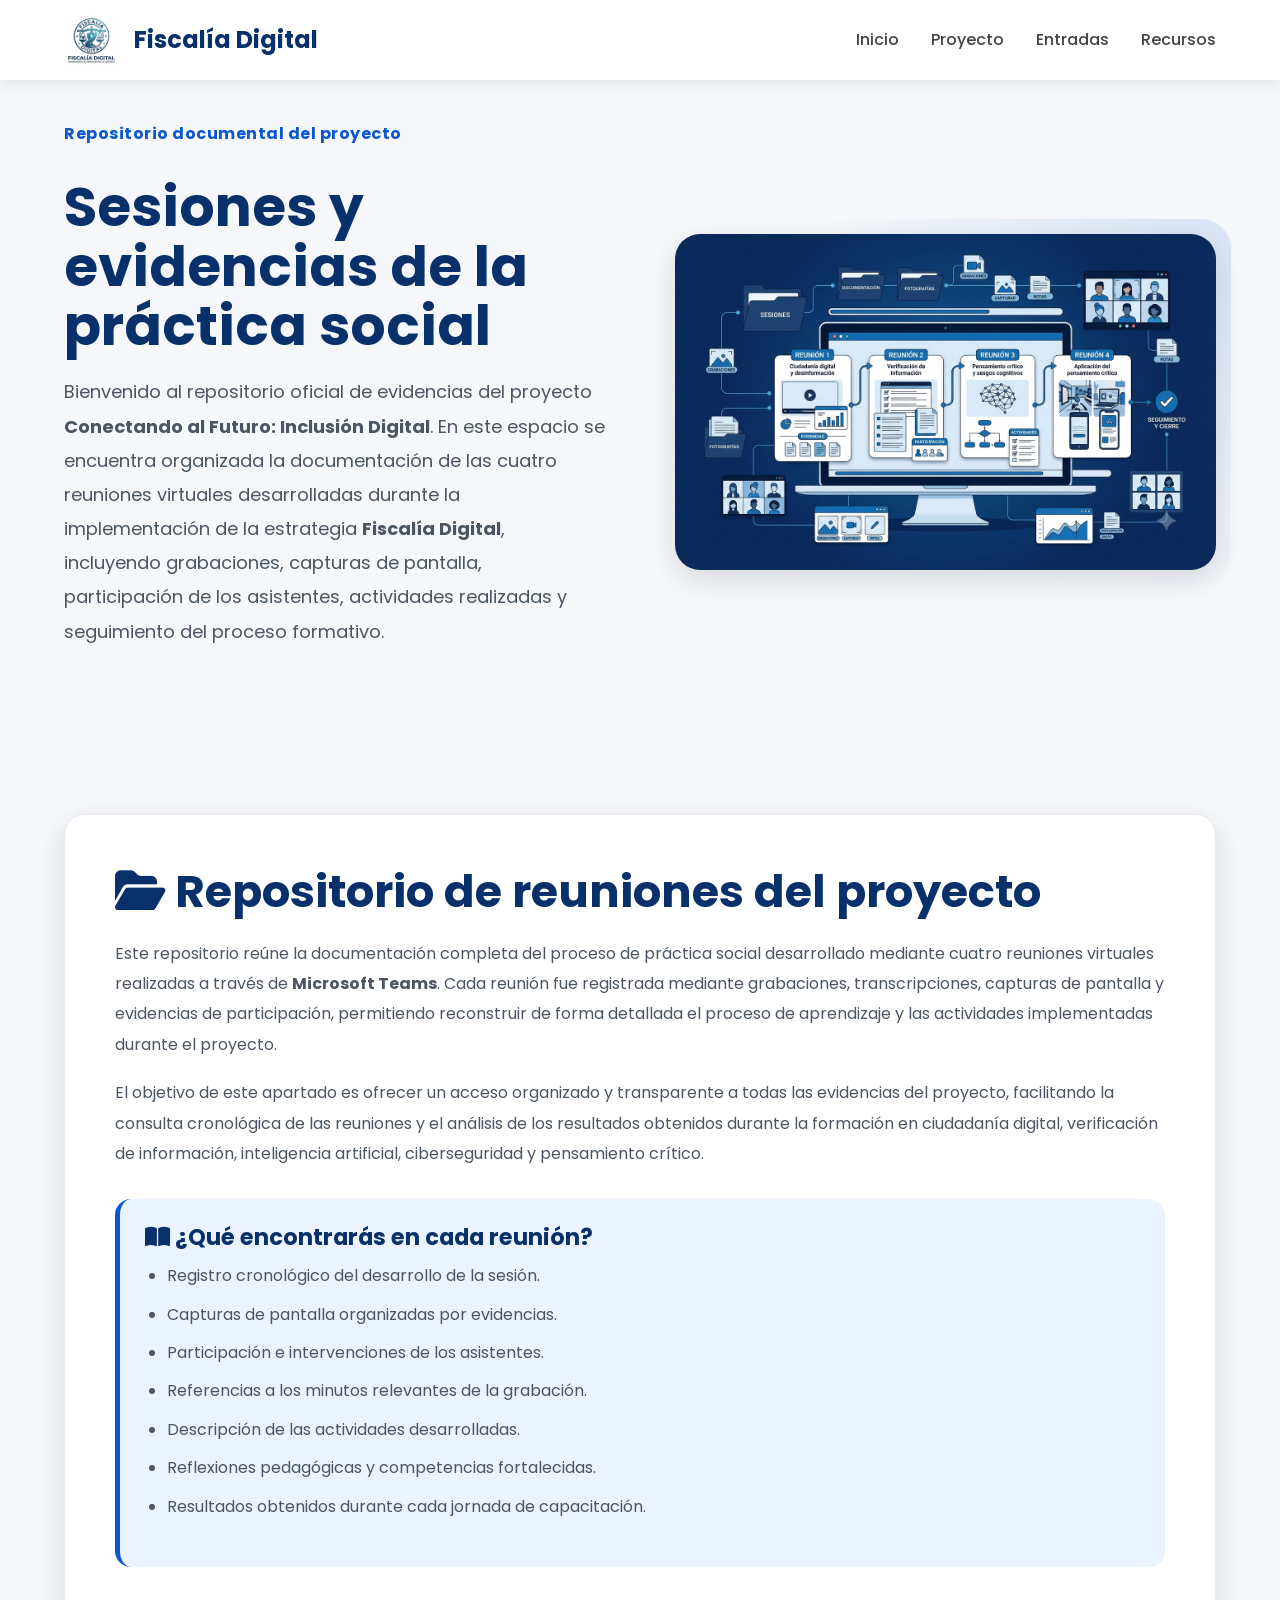
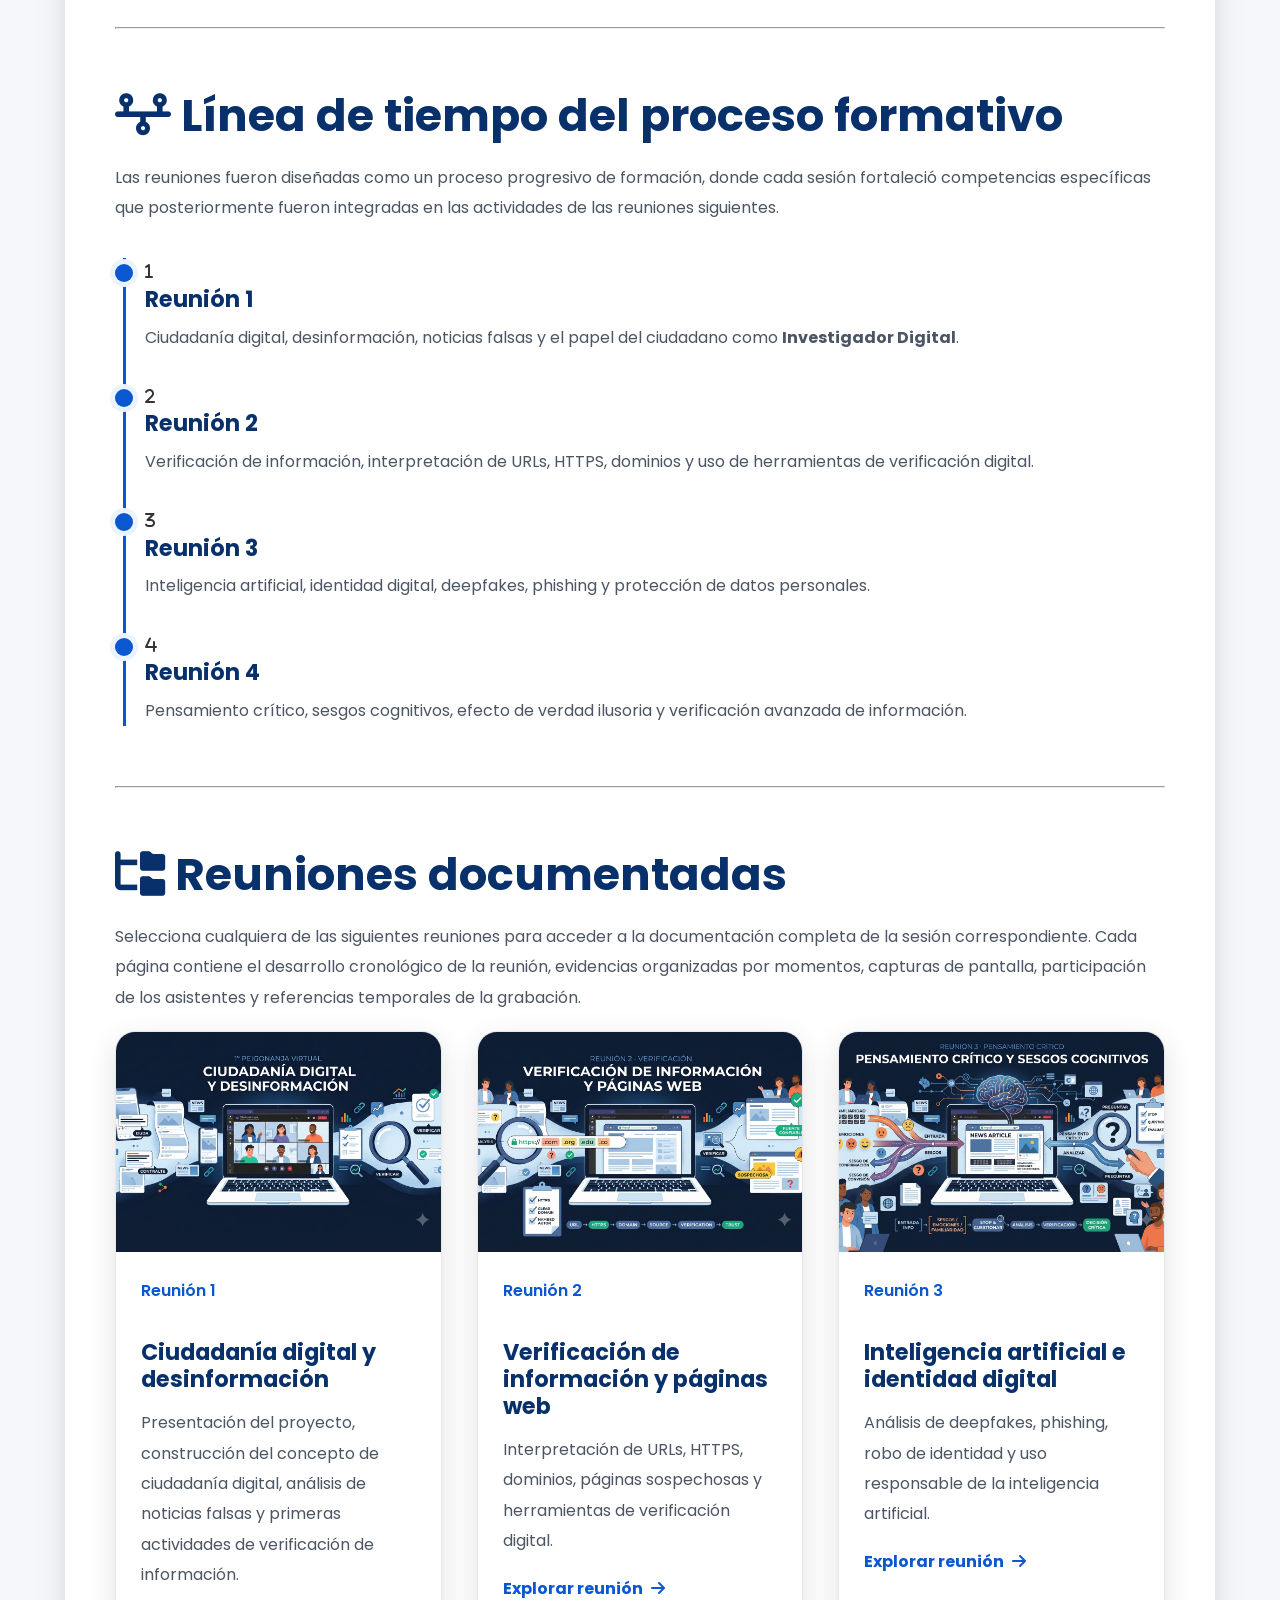
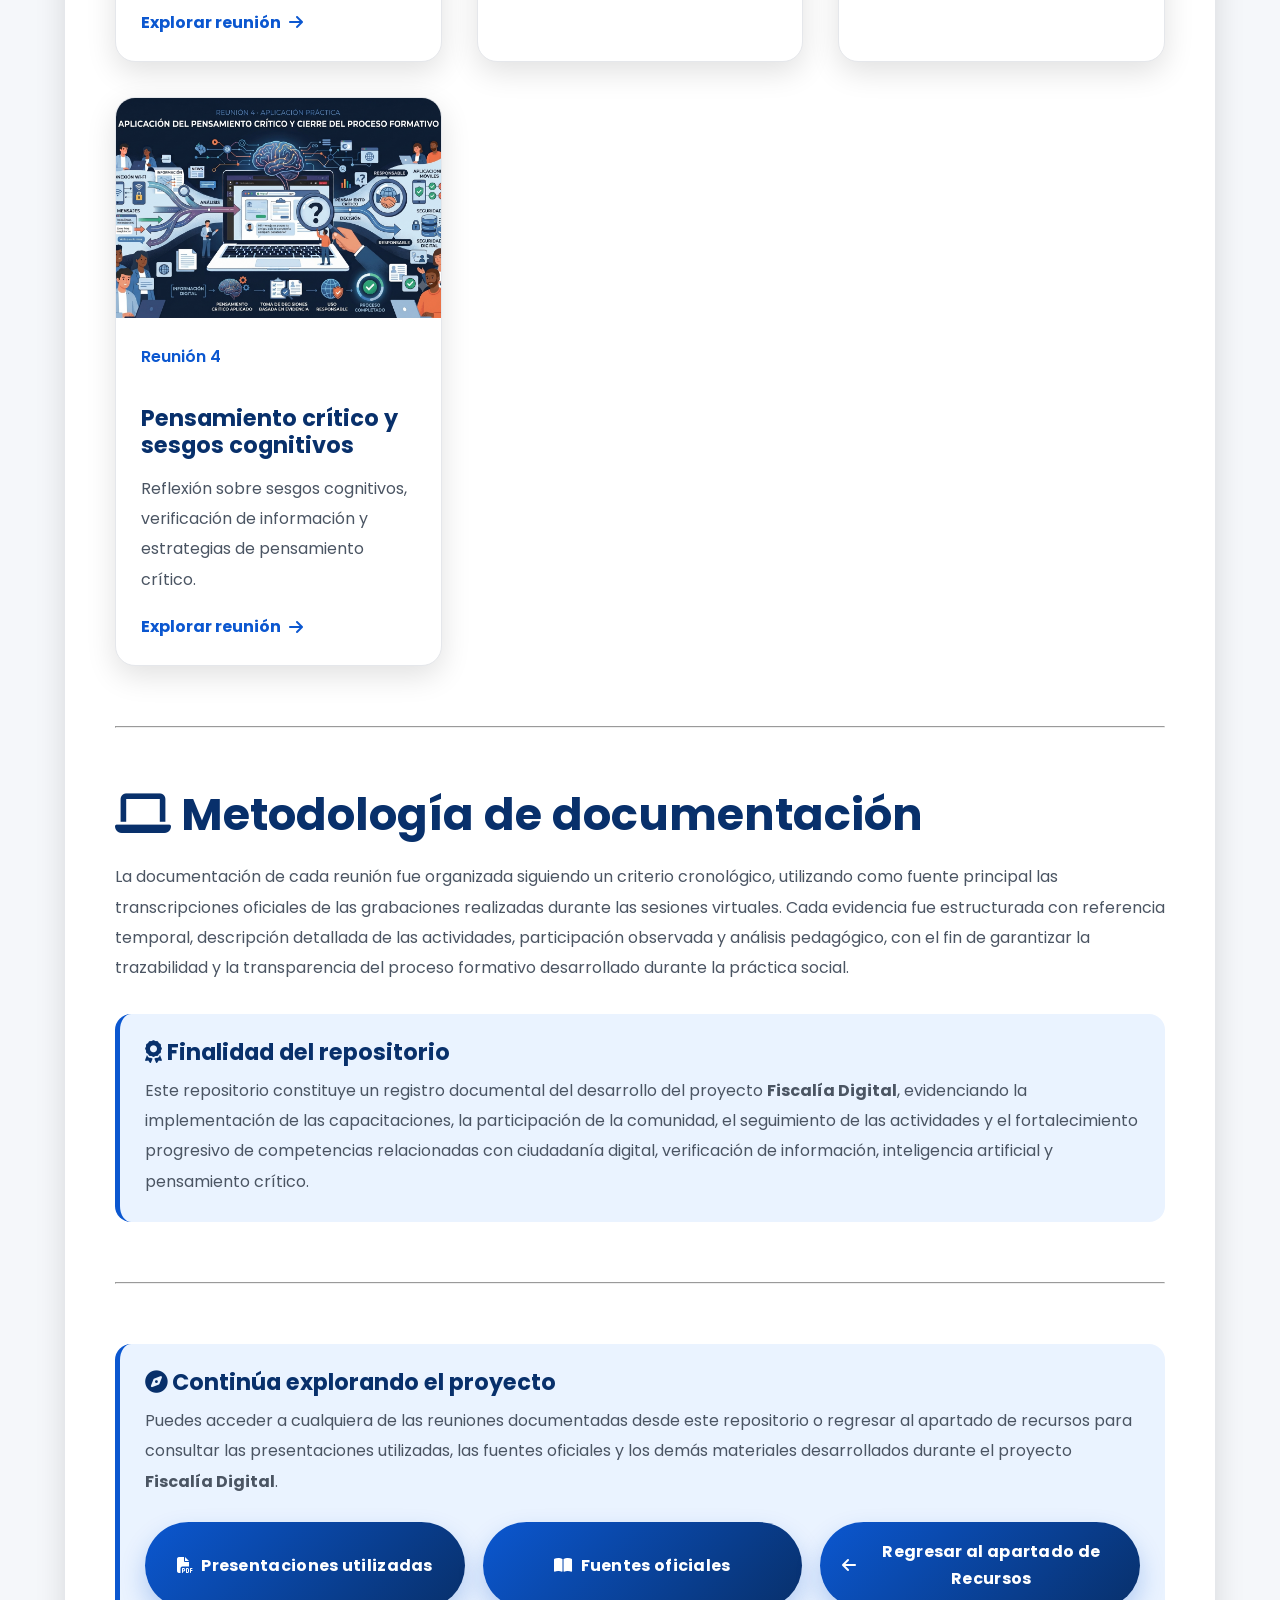
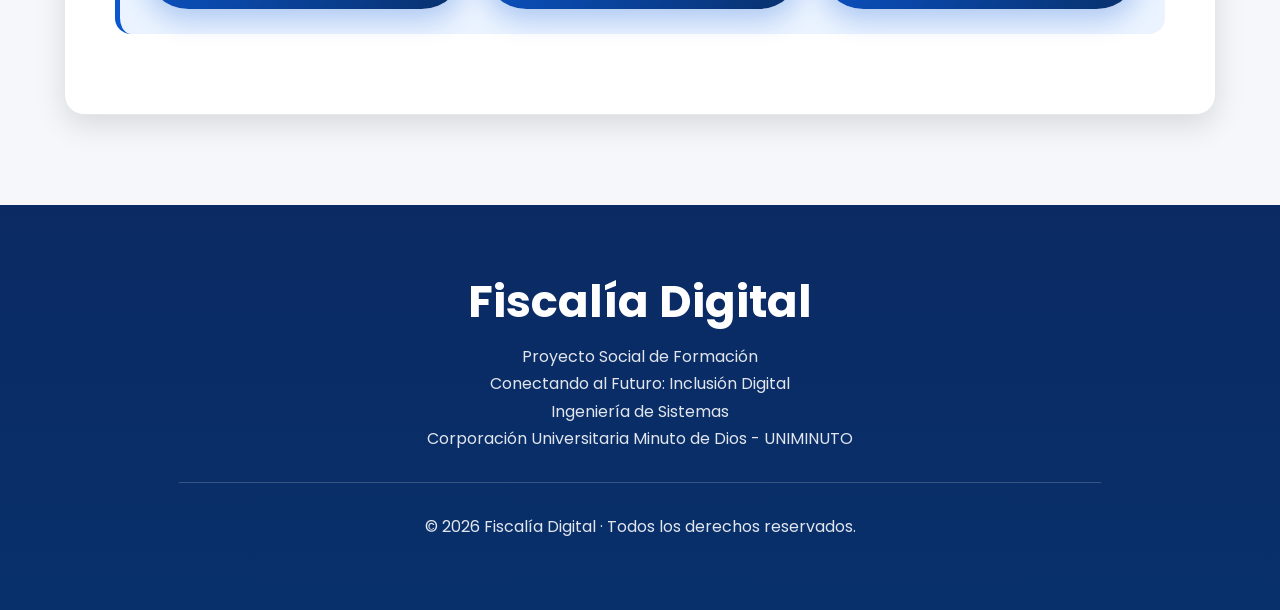
<file: recursos/sesiones.html>
<!DOCTYPE html>

<html lang="es">

<head>


<meta charset="UTF-8">
<meta name="viewport" content="width=device-width, initial-scale=1.0">

<title>Sesiones y Evidencias | Fiscalía Digital</title>

<meta name="description"
    content="Repositorio documental de las sesiones del proyecto Fiscalía Digital: reuniones, grabaciones, capturas de pantalla, participación de los asistentes y evidencias de la práctica social.">

<link rel="icon" href="../img/favicon.png">

<!-- Google Fonts -->
<link rel="preconnect" href="https://fonts.googleapis.com">
<link rel="preconnect" href="https://fonts.gstatic.com" crossorigin>

<link href="https://fonts.googleapis.com/css2?family=Poppins:wght@300;400;500;600;700;800&display=swap"
    rel="stylesheet">

<!-- Font Awesome -->
<link rel="stylesheet"
    href="https://cdnjs.cloudflare.com/ajax/libs/font-awesome/6.7.2/css/all.min.css">

<!-- CSS -->
<link rel="stylesheet" href="../css/estilos.css">


</head>

<body>


<!-- ================= HEADER ================= -->

<header>

    <nav class="navbar">

        <div class="logo">

            <img src="../img/logo.png" alt="Fiscalía Digital">

            <h2>Fiscalía Digital</h2>

        </div>

        <ul class="menu">

            <li><a href="../index.html">Inicio</a></li>
            <li><a href="../index.html#proyecto">Proyecto</a></li>
            <li><a href="../index.html#entradas">Entradas</a></li>
            <li><a href="../index.html#recursos">Recursos</a></li>

        </ul>

        <div class="menu-responsive">

            <i class="fa-solid fa-bars"></i>

        </div>

    </nav>

</header>

<!-- ================= HERO ================= -->

<section class="hero hero-articulo">

    <div class="hero-texto">

        <span>Repositorio documental del proyecto</span>

        <h1>Sesiones y evidencias de la práctica social</h1>

        <p>

            Bienvenido al repositorio oficial de evidencias del proyecto
            <strong>Conectando al Futuro: Inclusión Digital</strong>.
            En este espacio se encuentra organizada la documentación de las
            cuatro reuniones virtuales desarrolladas durante la implementación
            de la estrategia <strong>Fiscalía Digital</strong>, incluyendo
            grabaciones, capturas de pantalla, participación de los asistentes,
            actividades realizadas y seguimiento del proceso formativo.

        </p>

    </div>

    <div class="hero-imagen">

        <img src="../img/sesiones-hero.jpg"
            alt="Repositorio de evidencias del proyecto Fiscalía Digital">

    </div>

</section>

<!-- ================= CONTENIDO PRINCIPAL ================= -->

<section>

    <div class="contenedor">

        <article class="card articulo">

            <h2>

                <i class="fa-solid fa-folder-open"></i>

                Repositorio de reuniones del proyecto

            </h2>

            <p>

                Este repositorio reúne la documentación completa del proceso de
                práctica social desarrollado mediante cuatro reuniones virtuales
                realizadas a través de <strong>Microsoft Teams</strong>.
                Cada reunión fue registrada mediante grabaciones, transcripciones,
                capturas de pantalla y evidencias de participación, permitiendo
                reconstruir de forma detallada el proceso de aprendizaje y las
                actividades implementadas durante el proyecto.

            </p>

            <p>

                El objetivo de este apartado es ofrecer un acceso organizado y
                transparente a todas las evidencias del proyecto, facilitando la
                consulta cronológica de las reuniones y el análisis de los
                resultados obtenidos durante la formación en ciudadanía digital,
                verificación de información, inteligencia artificial,
                ciberseguridad y pensamiento crítico.

            </p>

            <div class="destacado">

                <h3>

                    <i class="fa-solid fa-book-open"></i>

                    ¿Qué encontrarás en cada reunión?

                </h3>

                <ul>

                    <li>Registro cronológico del desarrollo de la sesión.</li>

                    <li>Capturas de pantalla organizadas por evidencias.</li>

                    <li>Participación e intervenciones de los asistentes.</li>

                    <li>Referencias a los minutos relevantes de la grabación.</li>

                    <li>Descripción de las actividades desarrolladas.</li>

                    <li>Reflexiones pedagógicas y competencias fortalecidas.</li>

                    <li>Resultados obtenidos durante cada jornada de capacitación.</li>

                </ul>

            </div>

            <hr class="divisor"/>

            <!-- ================= LÍNEA DE TIEMPO ================= -->

            <h2>

                <i class="fa-solid fa-timeline"></i>

                Línea de tiempo del proceso formativo

            </h2>

            <p>

                Las reuniones fueron diseñadas como un proceso progresivo de
                formación, donde cada sesión fortaleció competencias específicas
                que posteriormente fueron integradas en las actividades de las
                reuniones siguientes.

            </p>

            <div class="timeline">

                <div class="timeline-item">

                    <div class="timeline-icon">

                        <i class="fa-solid fa-1"></i>

                    </div>

                    <div class="timeline-content">

                        <h3>Reunión 1</h3>

                        <p>

                            Ciudadanía digital, desinformación, noticias falsas y
                            el papel del ciudadano como
                            <strong>Investigador Digital</strong>.

                        </p>

                    </div>

                </div>

                <div class="timeline-item">

                    <div class="timeline-icon">

                        <i class="fa-solid fa-2"></i>

                    </div>

                    <div class="timeline-content">

                        <h3>Reunión 2</h3>

                        <p>

                            Verificación de información, interpretación de URLs,
                            HTTPS, dominios y uso de herramientas de verificación
                            digital.

                        </p>

                    </div>

                </div>

                <div class="timeline-item">

                    <div class="timeline-icon">

                        <i class="fa-solid fa-3"></i>

                    </div>

                    <div class="timeline-content">

                        <h3>Reunión 3</h3>

                        <p>

                            Inteligencia artificial, identidad digital, deepfakes,
                            phishing y protección de datos personales.

                        </p>

                    </div>

                </div>

                <div class="timeline-item">

                    <div class="timeline-icon">

                        <i class="fa-solid fa-4"></i>

                    </div>

                    <div class="timeline-content">

                        <h3>Reunión 4</h3>

                        <p>

                            Pensamiento crítico, sesgos cognitivos, efecto de
                            verdad ilusoria y verificación avanzada de información.

                        </p>

                    </div>

                </div>

            </div>

            <hr class="divisor"/>

            <!-- ================= REUNIONES DOCUMENTADAS ================= -->

            <h2>

                <i class="fa-solid fa-folder-tree"></i>

                Reuniones documentadas

            </h2>

            <p>

                Selecciona cualquiera de las siguientes reuniones para acceder a
                la documentación completa de la sesión correspondiente. Cada
                página contiene el desarrollo cronológico de la reunión,
                evidencias organizadas por momentos, capturas de pantalla,
                participación de los asistentes y referencias temporales de la
                grabación.

            </p>

            <div class="grid-blog">

                <!-- REUNIÓN 1 -->

                <article class="card">

                    <img src="../img/reunion1-hero.jpg" alt="Reunión 1">

                    <div class="contenido">

                        <span>Reunión 1</span>

                        <h3>Ciudadanía digital y desinformación</h3>

                        <p>

                            Presentación del proyecto, construcción del concepto
                            de ciudadanía digital, análisis de noticias falsas y
                            primeras actividades de verificación de información.

                        </p>

                        <a href="reunion1.html">

                            Explorar reunión
                            <i class="fa-solid fa-arrow-right"></i>

                        </a>

                    </div>

                </article>

                <!-- REUNIÓN 2 -->

                <article class="card">

                    <img src="../img/reunion2-hero.jpg" alt="Reunión 2">

                    <div class="contenido">

                        <span>Reunión 2</span>

                        <h3>Verificación de información y páginas web</h3>

                        <p>

                            Interpretación de URLs, HTTPS, dominios, páginas
                            sospechosas y herramientas de verificación digital.

                        </p>

                        <a href="reunion2.html">

                            Explorar reunión
                            <i class="fa-solid fa-arrow-right"></i>

                        </a>

                    </div>

                </article>

                <!-- REUNIÓN 3 -->

                <article class="card">

                    <img src="../img/reunion3-hero.jpg" alt="Reunión 3">

                    <div class="contenido">

                        <span>Reunión 3</span>

                        <h3>Inteligencia artificial e identidad digital</h3>

                        <p>

                            Análisis de deepfakes, phishing, robo de identidad y
                            uso responsable de la inteligencia artificial.

                        </p>

                        <a href="reunion3.html">

                            Explorar reunión
                            <i class="fa-solid fa-arrow-right"></i>

                        </a>

                    </div>

                </article>

                <!-- REUNIÓN 4 -->

                <article class="card">

                    <img src="../img/reunion4-hero.jpg" alt="Reunión 4">

                    <div class="contenido">

                        <span>Reunión 4</span>

                        <h3>Pensamiento crítico y sesgos cognitivos</h3>

                        <p>

                            Reflexión sobre sesgos cognitivos, verificación de
                            información y estrategias de pensamiento crítico.

                        </p>

                        <a href="reunion4.html">

                            Explorar reunión
                            <i class="fa-solid fa-arrow-right"></i>

                        </a>

                    </div>

                </article>

            </div>

            <hr class="divisor"/>

            <!-- ================= METODOLOGÍA ================= -->

            <h2>

                <i class="fa-solid fa-laptop"></i>

                Metodología de documentación

            </h2>

            <p>

                La documentación de cada reunión fue organizada siguiendo un
                criterio cronológico, utilizando como fuente principal las
                transcripciones oficiales de las grabaciones realizadas durante
                las sesiones virtuales. Cada evidencia fue estructurada con
                referencia temporal, descripción detallada de las actividades,
                participación observada y análisis pedagógico, con el fin de
                garantizar la trazabilidad y la transparencia del proceso
                formativo desarrollado durante la práctica social.

            </p>

            <div class="destacado">

                <h3>

                    <i class="fa-solid fa-award"></i>

                    Finalidad del repositorio

                </h3>

                <p>

                    Este repositorio constituye un registro documental del
                    desarrollo del proyecto <strong>Fiscalía Digital</strong>,
                    evidenciando la implementación de las capacitaciones, la
                    participación de la comunidad, el seguimiento de las
                    actividades y el fortalecimiento progresivo de competencias
                    relacionadas con ciudadanía digital, verificación de
                    información, inteligencia artificial y pensamiento crítico.

                </p>

            </div>

            <hr class="divisor"/>

            <!-- ================= NAVEGACIÓN FINAL ================= -->

            <div class="destacado">

                <h3>

                    <i class="fa-solid fa-compass"></i>

                    Continúa explorando el proyecto

                </h3>

                <p>

                    Puedes acceder a cualquiera de las reuniones documentadas
                    desde este repositorio o regresar al apartado de recursos
                    para consultar las presentaciones utilizadas, las fuentes
                    oficiales y los demás materiales desarrollados durante el
                    proyecto <strong>Fiscalía Digital</strong>.

                </p>

                <div class="acciones-finales">

                    <a href="presentaciones.html" class="btn-principal">

                        <i class="fa-solid fa-file-pdf"></i>

                        Presentaciones utilizadas

                    </a>

                    <a href="fuentes.html" class="btn-principal">

                        <i class="fa-solid fa-book-open"></i>

                        Fuentes oficiales

                    </a>

                    <a href="../index.html#recursos" class="btn-principal">

                        <i class="fa-solid fa-arrow-left"></i>

                        Regresar al apartado de Recursos

                    </a>

                </div>

            </div>

        </article>

    </div>

</section>

<!-- ================= FOOTER ================= -->

<footer>

    <div class="contenedor-footer">

        <h2>Fiscalía Digital</h2>

        <p>

            Proyecto Social de Formación

            <br>

            Conectando al Futuro: Inclusión Digital

            <br>

            Ingeniería de Sistemas

            <br>

            Corporación Universitaria Minuto de Dios - UNIMINUTO

        </p>

        <hr>

        <p>

            © 2026 Fiscalía Digital · Todos los derechos reservados.

        </p>

    </div>

</footer>

<!-- ================= JAVASCRIPT ================= -->

<script src="../js/script.js"></script>


</body>

</html>
</file>
<file: css/estilos.css>
/* ==========================================================
FISCALÍA DIGITAL
Hoja de estilos principal
Proyecto Social de Formación - UNIMINUTO

Estructura:

1. Sistema Base
2. Componentes del Sitio
3. Componentes para Entradas
4. Interactividad y Responsive
   ========================================================== */

/* ==========================================================

1. SISTEMA BASE
   ========================================================== */

/*==========================
RESET GENERAL
==========================*/

*{

 
margin:0;

padding:0;

box-sizing:border-box;

scroll-behavior:smooth;
 

}

/*==========================
VARIABLES DE DISEÑO
==========================*/

:root{

 
/* Colores principales */

--azul:#0B57D0;

--azulOscuro:#08306B;

--celeste:#EAF3FF;

/* Colores neutros */

--gris:#F5F7FA;

--grisClaro:#FAFBFC;

--grisMedio:#E5E7EB;

--grisOscuro:#6B7280;

/* Texto */

--texto:#333333;

--textoClaro:#4B5563;

/* Básicos */

--blanco:#FFFFFF;

--negro:#111827;

/* Sombras */

--sombra:0px 10px 30px rgba(0,0,0,.12);

--sombraSuave:0px 6px 18px rgba(0,0,0,.08);

--sombraFuerte:0px 18px 45px rgba(0,0,0,.18);

/* Bordes */

--radio:20px;

--borde:#E5E7EB;

/* Transiciones */

--transicion:.3s ease;
 

}

/*==========================
TIPOGRAFÍA Y BODY
==========================*/

body{

 
font-family:'Poppins',sans-serif;

background:var(--gris);

color:var(--texto);

line-height:1.7;

-webkit-font-smoothing:antialiased;

text-rendering:optimizeLegibility;
 

}

/*==========================
ELEMENTOS BÁSICOS
==========================*/

img{

 
width:100%;

display:block;
 

}

a{

 
text-decoration:none;

color:inherit;
 

}

ul{

 
list-style:none;
 

}

button{

 
font-family:inherit;
 

}

/*==========================
CONTENEDOR PRINCIPAL
==========================*/

.contenedor{

 
width:90%;

max-width:1200px;

margin:auto;
 

}

/*==========================
TÍTULOS GLOBALES
==========================*/

h1,
h2,
h3,
h4,
h5,
h6{

 
color:var(--azulOscuro);

font-weight:700;

line-height:1.2;
 

}

h1{

 
font-size:clamp(2.5rem,5vw,4rem);
 

}

h2{

 
font-size:clamp(2rem,4vw,2.8rem);
 

}

h3{

 
font-size:1.4rem;
 

}

p{

 
color:var(--textoClaro);
 

}

/*==========================
SECCIONES
==========================*/

section{

 
padding:90px 0;
 

}

section h2{

 
text-align:center;

margin-bottom:20px;
 

}

.subtitulo{

 
text-align:center;

max-width:760px;

margin:0 auto 50px;
 

}

/* ================= IMÁGENES DE EVIDENCIAS ================= */

.imagen-evidencia {
    overflow: hidden;
    border-radius: 20px;
    margin: 25px 0;
    cursor: zoom-in;
}

.imagen-evidencia img {
    width: 100%;
    display: block;
    transition: transform 0.4s ease;
}

.imagen-evidencia:hover img {
    transform: scale(1.05);
}

/* ================= MODAL DE IMAGEN ================= */

.modal-imagen {
    display: none;
    position: fixed;
    z-index: 9999;
    inset: 0;
    background: rgba(0,0,0,0.9);
    justify-content: center;
    align-items: center;
    cursor: zoom-out;
}

.modal-contenido {
    max-width: 90%;
    max-height: 90%;
    border-radius: 15px;
    box-shadow: 0 0 30px rgba(0,0,0,0.5);
}

.cerrar-modal {
    position: absolute;
    top: 20px;
    right: 35px;
    color: white;
    font-size: 40px;
    font-weight: bold;
    cursor: pointer;
}

.cerrar-modal:hover {
    color: #ddd;
}

/* ==========================
   ENLACES DE RECURSOS
========================== */

.recurso-link{

    display:block;

    color:inherit;

}

.recurso-link div{

    height:100%;

}

.recurso-link:hover div{

    transform:translateY(-8px);

    box-shadow:0 18px 40px rgba(11,87,208,.16);

}

/*==========================
BOTÓN PRINCIPAL
==========================*/

.btn-principal{

    display:inline-flex;

    align-items:center;

    justify-content:center;

    gap:12px;

    background:linear-gradient(135deg, var(--azul), var(--azulOscuro));

    color:var(--blanco) !important;

    padding:16px 36px;

    border-radius:999px;

    font-weight:600;

    letter-spacing:.3px;

    transition:all var(--transicion);

    box-shadow:0 12px 24px rgba(11,87,208,.25);

}

.btn-principal i{

    font-size:16px;

    color:var(--blanco);

}

.btn-principal:hover{

    background:linear-gradient(135deg, var(--azulOscuro), #06224F);

    color:var(--blanco) !important;

    transform:translateY(-3px);

    box-shadow:0 18px 36px rgba(8,48,107,.30);

}

.btn-principal:visited{

    color:var(--blanco);

}

/*==========================
UTILIDADES
==========================*/

.oculto{

 
display:none !important;
 

}

.texto-centro{

 
text-align:center;
 

}

.mt-1{ margin-top:10px; }

.mt-2{ margin-top:20px; }

.mt-3{ margin-top:30px; }

.mt-4{ margin-top:40px; }

.mt-5{ margin-top:50px; }

.mb-1{ margin-bottom:10px; }

.mb-2{ margin-bottom:20px; }

.mb-3{ margin-bottom:30px; }

.mb-4{ margin-bottom:40px; }

.mb-5{ margin-bottom:50px; }

/*==========================
DIVISOR
==========================*/

.divisor{

 
width:100%;

height:1px;

background:var(--grisMedio);

margin:60px 0;
 

}

/* ==========================
   CARRUSEL DE CURIOSIDADES
========================== */

.carrusel-videos{

    display:flex;

    gap:25px;

    overflow-x:auto;

    padding:10px 5px 20px;

    scroll-snap-type:x mandatory;

}

.carrusel-videos::-webkit-scrollbar{

    height:8px;

}

.carrusel-videos::-webkit-scrollbar-thumb{

    background:var(--azul);

    border-radius:20px;

}

.video-card{

    min-width:340px;

    max-width:360px;

    flex:0 0 auto;

    scroll-snap-align:start;

}

.video-card .video{

    margin:0;

    border-radius:20px 20px 0 0;

    overflow:hidden;

    box-shadow:none;

}

.video-card .contenido{

    padding:22px;

}

.video-card h3{

    margin:10px 0;

}

.video-card p{

    margin-bottom:0;

}



/*==========================
ANIMACIÓN BASE
==========================*/

.fade-up{

 
opacity:0;

transform:translateY(30px);

transition:all .8s ease;
 

}

.fade-up.visible{

 
opacity:1;

transform:translateY(0);
 

}

/* ==========================================================
FIN DE LA SECCIÓN 1
========================================================== */
/* ==========================================================
2. COMPONENTES DEL SITIO
========================================================== */

/*==========================
NAVBAR
==========================*/

header{

 
width:100%;

position:fixed;

top:0;

left:0;

z-index:999;

background:rgba(255,255,255,.95);

backdrop-filter:blur(10px);

box-shadow:0 5px 15px rgba(0,0,0,.08);

transition:all var(--transicion);
 

}

.navbar{

 
width:90%;

max-width:1200px;

margin:auto;

display:flex;

justify-content:space-between;

align-items:center;

height:80px;
 

}

.logo{

 
display:flex;

align-items:center;

gap:15px;
 

}

.logo img{

 
width:55px;
 

}

.logo h2{

 
color:var(--azulOscuro);

font-size:24px;

font-weight:700;
 

}

.menu{

 
display:flex;

align-items:center;

gap:32px;
 

}

.menu a{

 
color:#444;

font-weight:500;

position:relative;

transition:color var(--transicion);
 

}

.menu a::after{

 
content:"";

position:absolute;

left:0;

bottom:-6px;

width:0;

height:2px;

background:var(--azul);

transition:width var(--transicion);
 

}

.menu a:hover{

 
color:var(--azul);
 

}

.menu a:hover::after{

 
width:100%;
 

}

.menu-responsive{

 
display:none;

font-size:28px;

color:var(--azul);

cursor:pointer;
 

}

/*==========================
HERO
==========================*/

.hero{

 
margin-top:80px;

min-height:90vh;

display:grid;

grid-template-columns:1fr 1fr;

align-items:center;

gap:70px;

width:90%;

max-width:1200px;

margin-left:auto;

margin-right:auto;

padding:40px 0;
 

}

.hero-texto span{

 
display:inline-block;

color:var(--azul);

font-weight:700;

margin-bottom:10px;

letter-spacing:.5px;
 

}

.hero-texto h1{

 
font-size:55px;

margin:20px 0;

color:var(--azulOscuro);

line-height:1.08;
 

}

.hero-texto p{

 
line-height:1.9;

font-size:18px;

margin-bottom:35px;
 

}


.hero-imagen{



 

position:relative;

 



}



.hero-imagen::before{



 

content:"";



position:absolute;



inset:-15px;



border-radius:30px;



background:radial-gradient(circle at top right, rgba(11,87,208,.12), transparent 60%);



z-index:-1;

 



}



.hero-imagen img{



 

border-radius:25px;



box-shadow:var(--sombra);



transition:transform .4s ease;

 



}



.hero-imagen img:hover{



 

transform:scale(1.02);

 



} 


/*==========================
OBJETIVOS
==========================*/

.objetivos{

 
margin-top:50px;

display:grid;

grid-template-columns:repeat(3,1fr);

gap:30px;
 

}

.objetivo{

 
background:var(--blanco);

border:1px solid var(--borde);

border-radius:20px;

padding:35px;

text-align:center;

box-shadow:var(--sombra);

transition:transform .35s ease, box-shadow .35s ease;
 

}

.objetivo:hover{

 
transform:translateY(-10px);

box-shadow:0 18px 40px rgba(11,87,208,.16);
 

}

.objetivo i{

 
font-size:50px;

color:var(--azul);

margin-bottom:20px;
 

}

.objetivo h3{

 
margin-bottom:15px;
 

}

/*==========================
TARJETAS BLOG
==========================*/

.grid-blog{

 
display:grid;

grid-template-columns:repeat(auto-fit,minmax(320px,1fr));

gap:35px;
 

}

.card{

 
background:var(--blanco);

border:1px solid var(--borde);

overflow:hidden;

border-radius:20px;

box-shadow:var(--sombra);

transition:transform .35s ease, box-shadow .35s ease;
 

}

.card:hover{

 
transform:translateY(-10px);

box-shadow:0 18px 40px rgba(11,87,208,.16);
 

}



 
.card img {
  height: 220px;
  object-fit: cover;
  width: 100%;
  display: block;
 

}

.card .contenido{

 
padding:25px;
 

}

.card span{

 
color:var(--azul);

font-weight:600;
 

}

.card h3{

 
margin:15px 0;
 

}

.card p{

 
line-height:1.7;

margin-bottom:20px;
 

}

.card a{

 
color:var(--azul);

font-weight:bold;

display:inline-flex;

align-items:center;

gap:8px;
 

}

.card a i{

 
margin-left:0;
 

}


/* ==========================
   VIDEO DENTRO DE LA GALERÍA
========================== */

.video-galeria{

    border-radius:18px;

    overflow:hidden;

    box-shadow:var(--sombra);

    height:220px;

}

.video-galeria iframe{

    width:100%;

    height:100%;

    border:none;

    display:block;

}
.galeria-item {
    margin: 0;
    text-align: center;
}

.galeria-item figcaption {
    margin-top: 10px;
    font-size: 16px;
    font-weight: 600;
    color: #1f2937;
}

/* Opcional: hacer que el enlace ocupe todo el ancho */
.galeria-item a {
    display: block;
}

/*==========================
RECURSOS
==========================*/

.recursos{

 
background:linear-gradient(180deg,var(--celeste),#F8FBFF);
 

}

.recursos-grid{

 
display:grid;

grid-template-columns:repeat(3,1fr);

gap:30px;

margin-top:50px;
 

}

.recursos-grid div{

 
background:var(--blanco);

border:1px solid var(--borde);

padding:40px;

border-radius:20px;

text-align:center;

box-shadow:var(--sombra);

transition:transform .35s ease, box-shadow .35s ease;
 

}

.recursos-grid div:hover{

 
transform:translateY(-8px);

box-shadow:0 18px 40px rgba(11,87,208,.16);
 

}

.recursos-grid i{

 
font-size:45px;

color:var(--azul);

margin-bottom:20px;
 

}

/*==========================
FOOTER
==========================*/

footer{

 
background:linear-gradient(180deg,#0B2A63,var(--azulOscuro));

color:var(--blanco);

padding:70px 0;

text-align:center;
 

}

footer h2{

 
color:var(--blanco);

margin-bottom:15px;
 

}

footer p{

 
color:rgba(255,255,255,.88);
 

}

.redes{

 
display:flex;

justify-content:center;

gap:18px;

margin:30px 0;
 

}

.redes a{

 
width:50px;

height:50px;

background:rgba(255,255,255,.12);

color:var(--blanco);

display:flex;

justify-content:center;

align-items:center;

border-radius:50%;

font-size:20px;

transition:all var(--transicion);
 

}

.redes a:hover{

 
background:var(--blanco);

color:var(--azul);

transform:translateY(-4px);
 

}
.contenedor-footer{

    width:90%;

    max-width:1200px;

    margin:auto;

}

footer hr{

 
margin:30px auto;

width:80%;

border:none;

border-top:1px solid rgba(255,255,255,.18);
 

}

/* ==========================================================
FIN DE LA SECCIÓN 2
========================================================== */
/* ==========================================================
3. COMPONENTES PARA ENTRADAS
========================================================== */

/*==========================
HERO DE ARTÍCULOS
==========================*/

.hero-articulo{

 
min-height:60vh;

align-items:center;
 

}

.hero-articulo .hero-texto{

 
max-width:620px;
 

}

.hero-articulo .hero-texto p{

 
max-width:560px;
 

}

.hero-articulo .hero-imagen img{

 
max-height:420px;

object-fit:cover;
 

}

/*==========================
CONTENIDO DEL ARTÍCULO
==========================*/

.articulo{

 
padding:50px;
 

}

.articulo h2{

 
text-align:left;

margin-bottom:20px;
 

}

.articulo h3{

 
text-align:left;

margin:35px 0 15px;
 

}

.articulo p{

 
line-height:1.9;

margin-bottom:18px;

color:var(--textoClaro);
 

}

.articulo ul{

 
list-style:disc;

padding-left:22px;

color:var(--textoClaro);

line-height:1.9;

margin-bottom:20px;
 

}

.articulo li{

 
margin-bottom:8px;
 

}

/*==========================
AUTOR DEL ARTÍCULO
==========================*/

.autor{

 
display:flex;

align-items:center;

gap:15px;

margin-bottom:35px;
 

}

.autor img{

 
width:60px;

height:60px;

border-radius:50%;

object-fit:cover;
 

}

.autor h4{

 
margin:0;

color:var(--azulOscuro);
 

}

.autor small{

 
color:var(--grisOscuro);
 

}

/*==========================
BADGES / ETIQUETAS
==========================*/

.badges{

 
display:flex;

flex-wrap:wrap;

gap:12px;

margin-top:25px;
 

}

.badge{

 
display:inline-flex;

align-items:center;

gap:8px;

background:var(--celeste);

color:var(--azulOscuro);

padding:10px 16px;

border-radius:999px;

font-size:14px;

font-weight:600;
 

}

/*==========================
CAJAS DESTACADAS
==========================*/

.destacado{

 
background:var(--celeste);

border-left:5px solid var(--azul);

padding:25px;

border-radius:16px;

margin:30px 0;
 

}

.destacado h3{

 
margin:0 0 10px;

color:var(--azulOscuro);
 

}

.destacado p{

 
margin:0;
 

}

/*==========================
CITA O MENSAJE
==========================*/

.cita{

 
background:#FFF8E8;

border-left:6px solid #F4B400;

padding:25px;

border-radius:16px;

margin:30px 0;

font-style:italic;
 

}

.cita strong{

 
display:block;

color:#8A5A00;

margin-bottom:10px;
 

}

/*==========================
LISTA DE TEMAS
==========================*/

.lista-temas{

 
background:var(--grisClaro);

border:1px solid var(--borde);

border-radius:18px;

padding:25px;

margin:30px 0;
 

}

.lista-temas ul{

 
margin:0;

padding-left:20px;
 

}

.lista-temas li{

 
margin-bottom:10px;
 

}

/*==========================
GALERÍA DE IMÁGENES
==========================*/

.galeria{

 
display:grid;

grid-template-columns:repeat(auto-fit,minmax(240px,1fr));

gap:20px;

margin:35px 0;
 

}

.galeria img{

 
border-radius:18px;

height:220px;

object-fit:cover;

box-shadow:var(--sombra);

transition:transform var(--transicion);
 

}

.galeria img:hover{

 
transform:scale(1.03);
 

}

/*==========================
LÍNEA DE TIEMPO
==========================*/

.timeline{

 
position:relative;

padding-left:30px;

margin:35px 0;
 

}

.timeline::before{

 
content:"";

position:absolute;

left:8px;

top:0;

bottom:0;

width:3px;

background:var(--azul);
 

}

.timeline-item{

 
position:relative;

margin-bottom:30px;
 

}

.timeline-item::before{

 
content:"";

position:absolute;

left:-30px;

top:6px;

width:18px;

height:18px;

background:var(--azul);

border-radius:50%;

box-shadow:0 0 0 5px var(--celeste);
 

}

.timeline-item h3{

 
margin:0 0 10px;
 

}

/*==========================
RESULTADOS / MÉTRICAS
==========================*/

.resultados{

 
display:grid;

grid-template-columns:repeat(auto-fit,minmax(220px,1fr));

gap:20px;

margin:35px 0;
 

}

.resultado{

 
background:var(--blanco);

border:1px solid var(--borde);

border-radius:18px;

padding:25px;

text-align:center;

box-shadow:var(--sombra);
 

}

.resultado i{

 
font-size:36px;

color:var(--azul);

margin-bottom:15px;
 

}

.resultado h4{

 
margin-bottom:10px;

color:var(--azulOscuro);
 

}

/*==========================
VIDEO RESPONSIVO
==========================*/

.video{

 
margin:40px 0;

border-radius:18px;

overflow:hidden;

box-shadow:var(--sombra);
 

}

.video iframe{

 
width:100%;

aspect-ratio:16/9;

border:none;
 

}

/*==========================
REFERENCIAS
==========================*/

.referencias{

 
background:var(--grisClaro);

border:1px solid var(--borde);

border-radius:18px;

padding:25px;

margin-top:40px;
 

}

.referencias h3{

 
margin-top:0;
 

}

.referencias ul{

 
list-style:decimal;

padding-left:22px;

line-height:1.9;
 

}

.referencias li{

 
margin-bottom:10px;
 

}

/*==========================
BOTÓN CENTRADO
==========================*/

.texto-centro{

 
text-align:center;
 

}

/* ==========================================================
FIN DE LA SECCIÓN 3
========================================================== */
/* ==========================================================
4. INTERACTIVIDAD Y RESPONSIVE
========================================================== */

/*==============================
MENÚ RESPONSIVE
==============================*/

.mostrar-menu{

 
display:flex !important;

position:absolute;

top:80px;

left:0;

width:100%;

background:rgba(255,255,255,.98);

backdrop-filter:blur(12px);

flex-direction:column;

align-items:center;

padding:30px;

gap:25px;

box-shadow:0 10px 20px rgba(0,0,0,.15);

animation:desplegarMenu .3s ease;
 

}

@keyframes desplegarMenu{

 
from{

    opacity:0;

    transform:translateY(-12px);

}

to{

    opacity:1;

    transform:translateY(0);

}
 

}

/*==============================
NAVBAR SCROLL
==============================*/

.navbar-scroll{

 
background:#ffffff;

box-shadow:0 10px 25px rgba(0,0,0,.12);
 

}

/*==============================
BOTÓN SUBIR
==============================*/

.btn-subir{

 
position:fixed;

right:25px;

bottom:25px;

width:55px;

height:55px;

border:none;

border-radius:50%;

background:var(--azul);

color:var(--blanco);

cursor:pointer;

font-size:22px;

opacity:0;

pointer-events:none;

transition:all var(--transicion);

z-index:999;

box-shadow:0 10px 24px rgba(11,87,208,.28);
 

}

.btn-subir:hover{

 
background:var(--azulOscuro);

transform:translateY(-4px);
 

}

.btn-subir.mostrar{

 
opacity:1;

pointer-events:auto;
 

}

/*==============================
ANIMACIONES DE APARICIÓN
==============================*/

.card,
.objetivo,
.recursos-grid div,
.resultado,
.timeline-item,
.galeria img{

 
opacity:0;

transform:translateY(40px);

transition:opacity .8s ease, transform .8s ease;
 

}

.visible{

 
opacity:1 !important;

transform:translateY(0) !important;
 

}

/*==============================
RESPONSIVE - TABLET
==============================*/

@media(max-width:1024px){

 
.hero{

    grid-template-columns:1fr;

    text-align:center;

    gap:40px;

    min-height:auto;

    padding:60px 0;

}

.hero-imagen{

    max-width:700px;

    margin:0 auto;

}

.objetivos{

    grid-template-columns:repeat(2,1fr);

}

.recursos-grid{

    grid-template-columns:repeat(2,1fr);

}
 

}

/*==============================
RESPONSIVE - MÓVIL
==============================*/

@media(max-width:768px){

 
section{

    padding:70px 0;

}

.navbar{

    height:72px;

}

.logo h2{

    font-size:20px;

}

.logo img{

    width:48px;

}

.menu{

    display:none;

}

.menu-responsive{

    display:block;

}

.hero{

    margin-top:72px;

    grid-template-columns:1fr;

    text-align:center;

    gap:30px;

    min-height:auto;

}

.hero h1{

    font-size:42px;

}

.hero-texto p{

    font-size:16px;

}

.btn-principal{

    width:100%;

    justify-content:center;

}

.objetivos,
.recursos-grid,
.resultados{

    grid-template-columns:1fr;

}

.articulo{

    padding:30px;

}

.autor{

    flex-direction:column;

    text-align:center;

}

.badges{

    justify-content:center;

}

.galeria{

    grid-template-columns:1fr;

}

.timeline{

    padding-left:22px;

}

.timeline-item::before{

    left:-22px;

}

.btn-subir{

    width:50px;

    height:50px;

    right:18px;

    bottom:18px;

}
 

}
/* ==========================
   BOTONES FINALES DE RECURSOS
========================== */

.acciones-finales{
    display:grid;
    grid-template-columns:repeat(auto-fit,minmax(240px,1fr));
    gap:18px;
    margin-top:25px;
}

.acciones-finales .btn-principal{
    width:100%;
    justify-content:center;
    text-align:center;
    min-height:60px;
    padding:16px 22px;
}

@media(max-width:768px){

    .acciones-finales{
        grid-template-columns:1fr;
    }

}

/*==============================
RESPONSIVE - PANTALLAS PEQUEÑAS
==============================*/

@media(max-width:480px){

 
.contenedor{

    width:94%;

}

.hero h1{

    font-size:34px;

}

.hero-texto span{

    font-size:14px;

}

.card .contenido{

    padding:20px;

}

.badge{

    font-size:12px;

    padding:8px 14px;

}

footer{

    padding:55px 0;

}
 

}

/* ==========================================================
FIN DE LA SECCIÓN 4
========================================================== */
</file>
